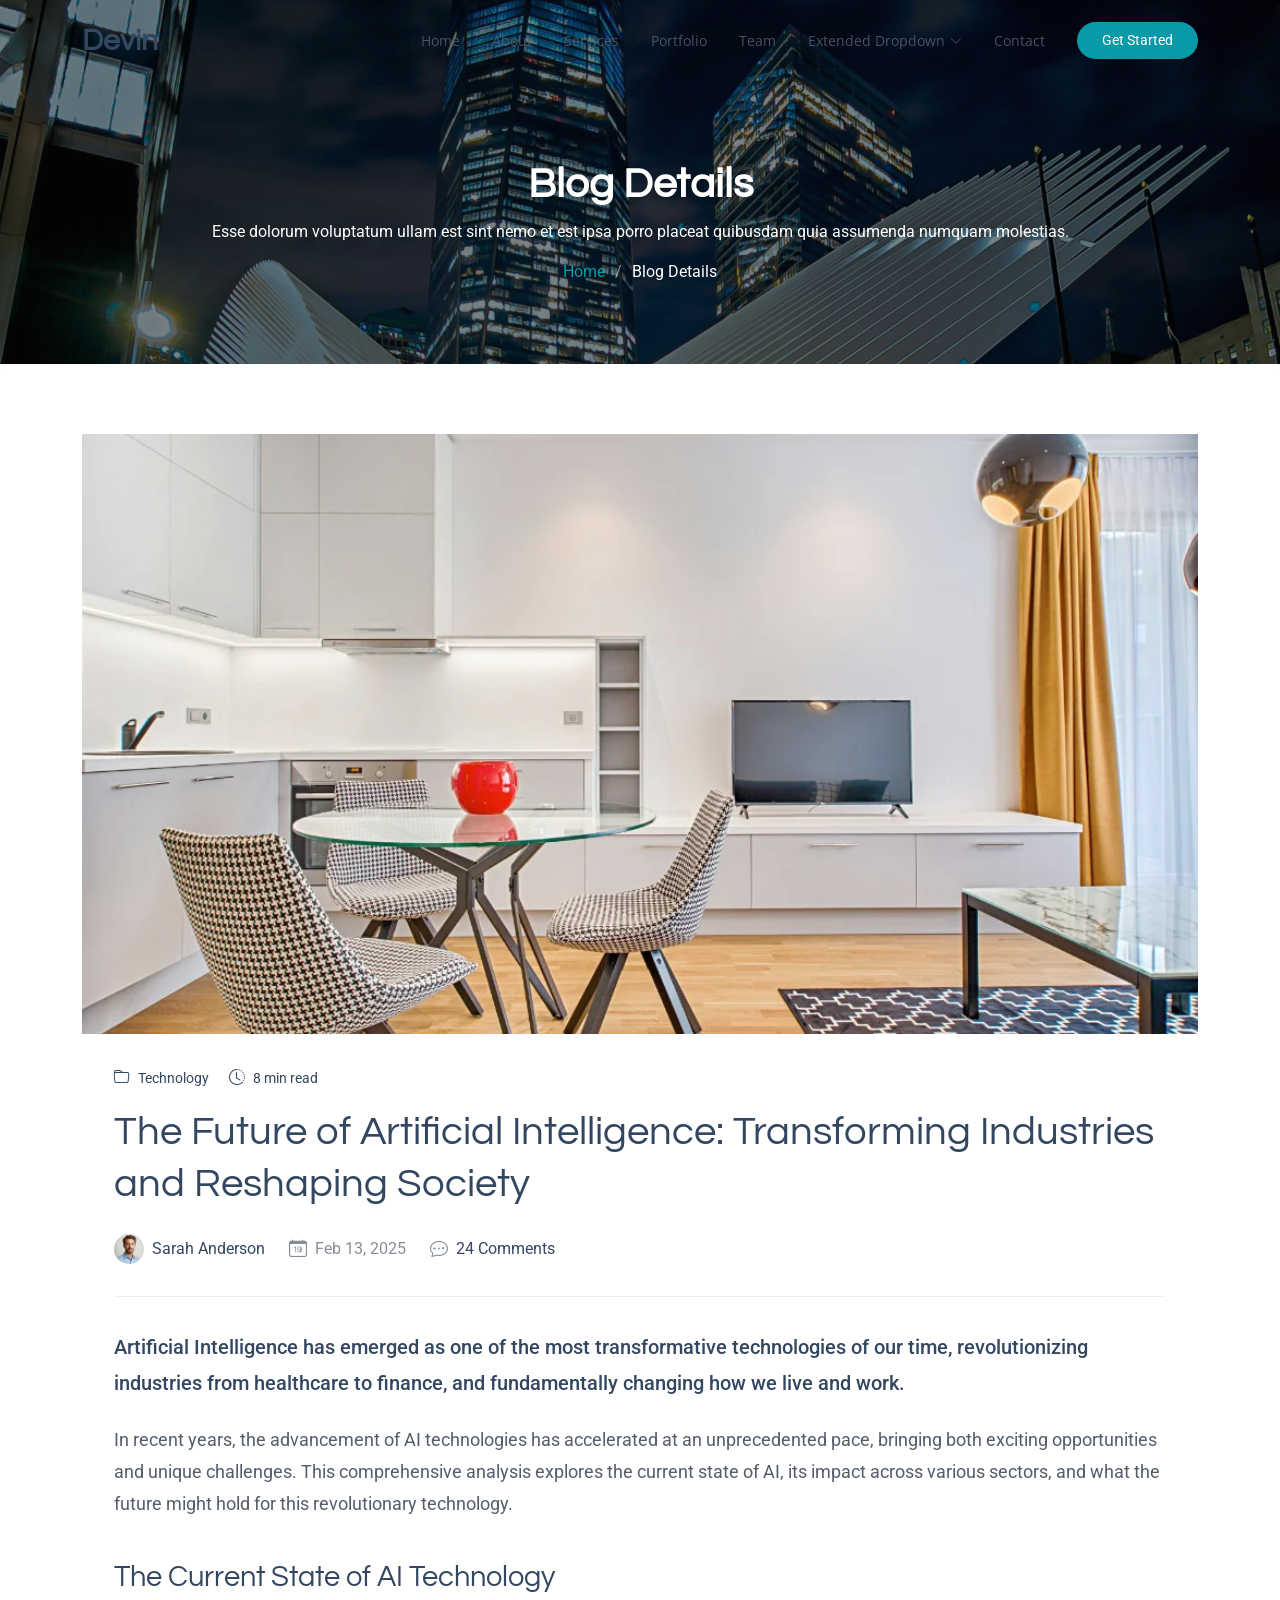
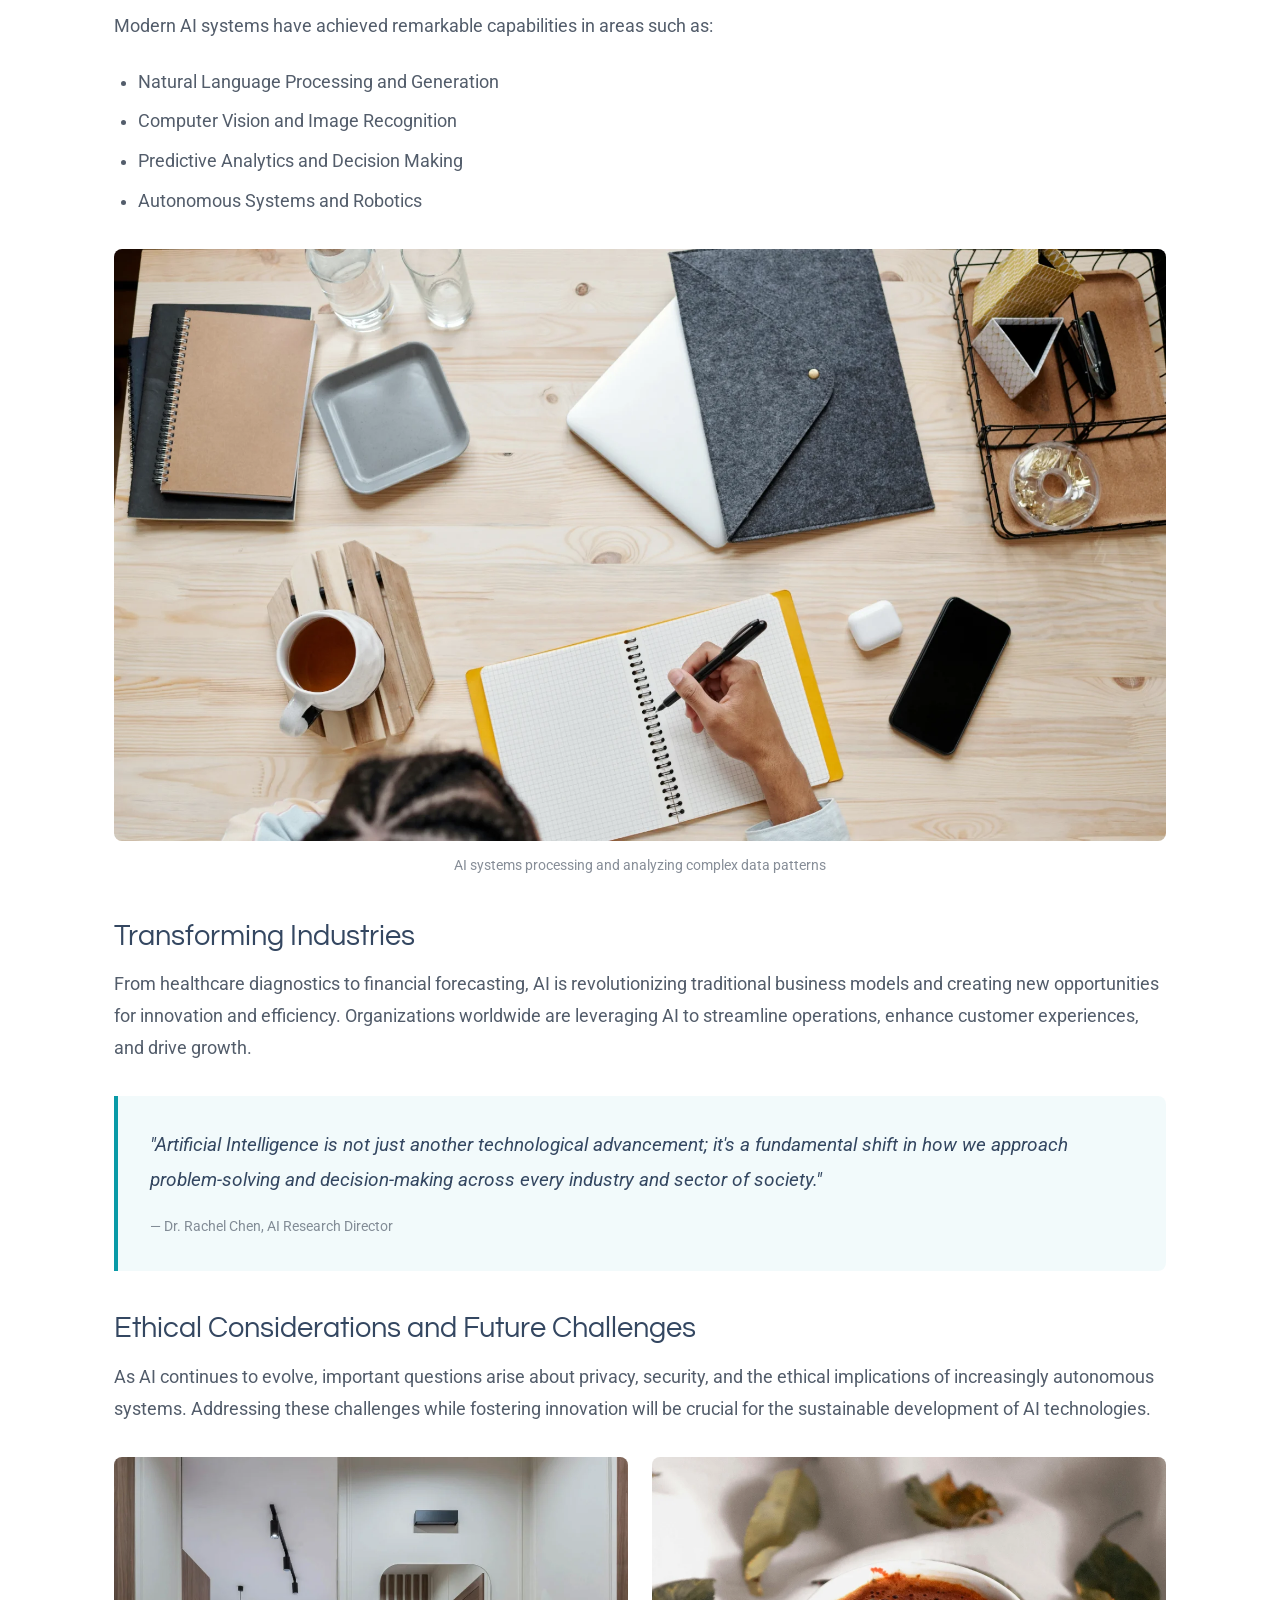
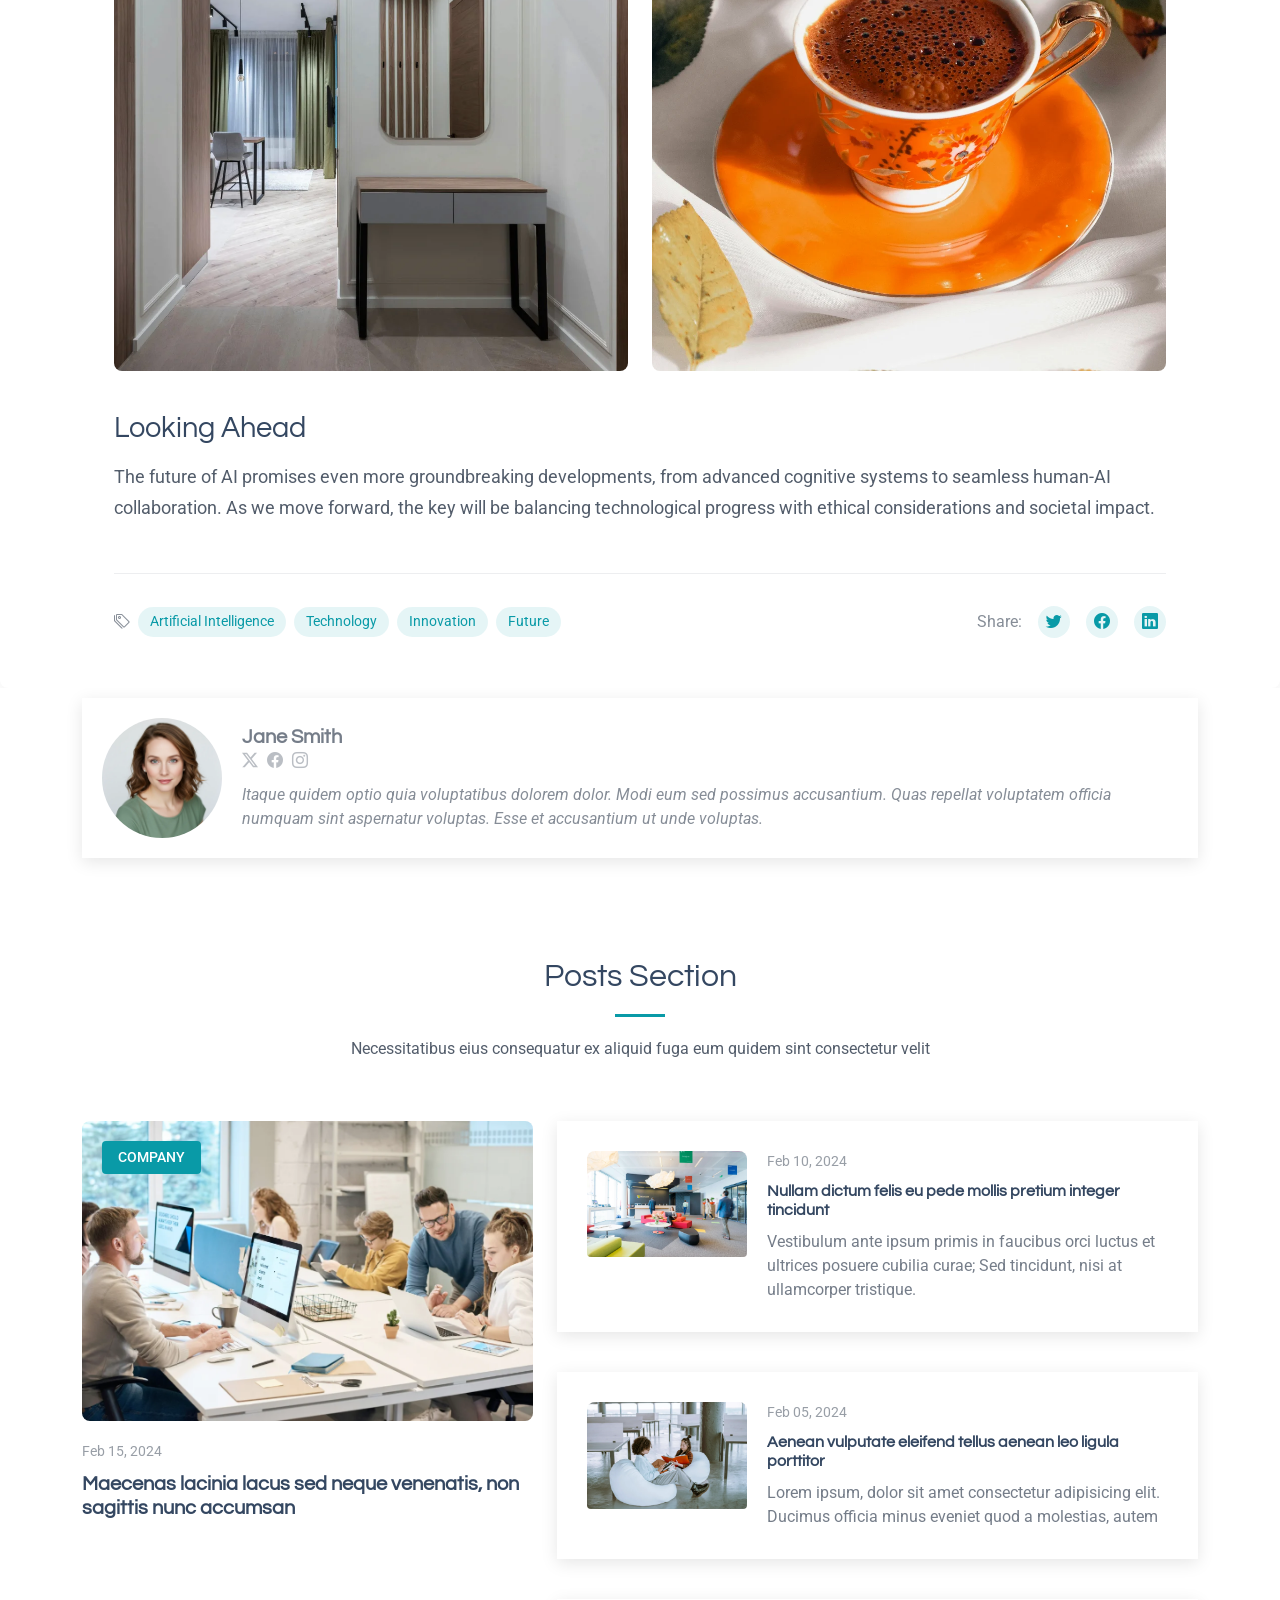
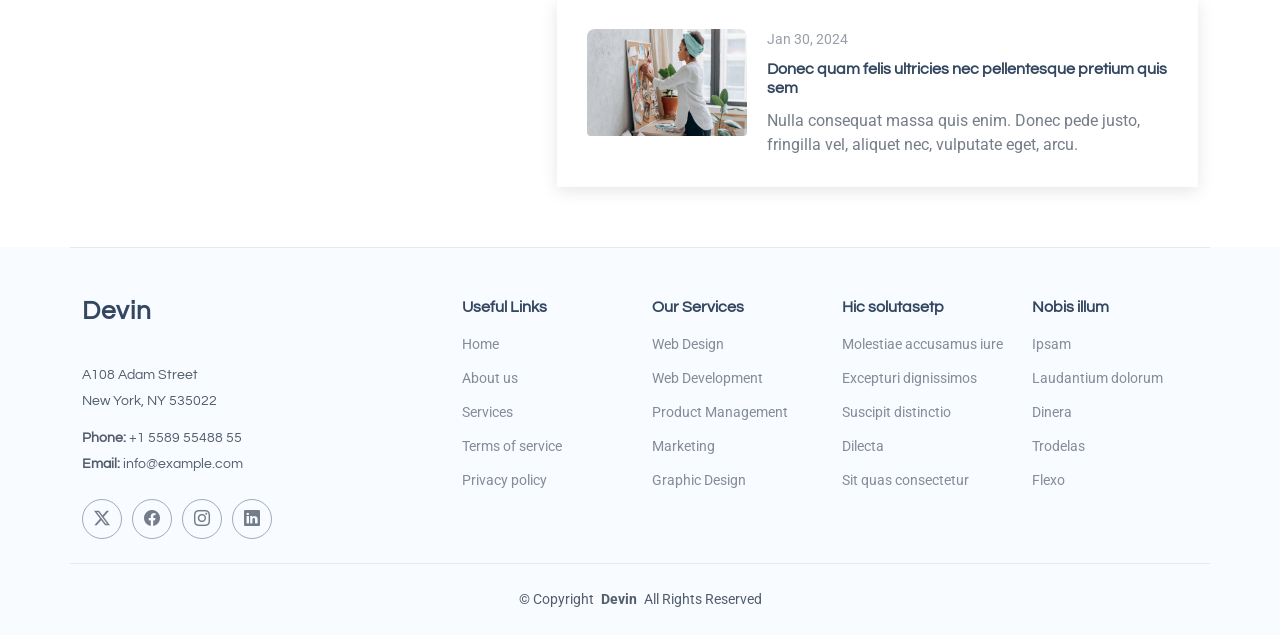
<file: blog-details.html>
<!DOCTYPE html>
<html lang="en">

<head>
  <meta charset="utf-8">
  <meta content="width=device-width, initial-scale=1.0" name="viewport">
  <title>Blog Details - jasapressrelease</title>
  <meta name="description" content="">
  <meta name="keywords" content="">

  <!-- Favicons -->
  <link href="assets/img/favicon.png" rel="icon">
  <link href="assets/img/apple-touch-icon.png" rel="apple-touch-icon">

  <!-- Fonts -->
  <link href="https://fonts.googleapis.com" rel="preconnect">
  <link href="https://fonts.gstatic.com" rel="preconnect" crossorigin>
  <link href="https://fonts.googleapis.com/css2?family=Roboto:ital,wght@0,100;0,300;0,400;0,500;0,700;0,900;1,100;1,300;1,400;1,500;1,700;1,900&family=Open+Sans:ital,wght@0,300;0,400;0,500;0,600;0,700;0,800;1,300;1,400;1,500;1,600;1,700;1,800&family=Questrial:wght@400&display=swap" rel="stylesheet">

  <!-- Vendor CSS Files -->
  <link href="assets/vendor/bootstrap/css/bootstrap.min.css" rel="stylesheet">
  <link href="assets/vendor/bootstrap-icons/bootstrap-icons.css" rel="stylesheet">
  <link href="assets/vendor/glightbox/css/glightbox.min.css" rel="stylesheet">
  <link href="assets/vendor/swiper/swiper-bundle.min.css" rel="stylesheet">

  <!-- Main CSS File -->
  <link href="assets/css/main.css" rel="stylesheet">

</head>

<body class="blog-details-page">

  <header id="header" class="header d-flex align-items-center fixed-top">
    <div class="container-fluid container-xl position-relative d-flex align-items-center">

      <a href="index.html" class="logo d-flex align-items-center me-auto">
        <!-- Uncomment the line below if you also wish to use an image logo -->
        <!-- <img src="assets/img/logo.webp" alt=""> -->
        <h1 class="sitename">Devin</h1>
      </a>

      <nav id="navmenu" class="navmenu">
        <ul>
          <li><a href="#hero">Home</a></li>
          <li><a href="#about">About</a></li>
          <li><a href="#services">Services</a></li>
          <li><a href="#portfolio">Portfolio</a></li>
          <li><a href="#team">Team</a></li>
          <li class="dropdown extended-dropdown-2"><a href="#"><span>Extended Dropdown</span> <i class="bi bi-chevron-down toggle-dropdown"></i></a>
            <ul>
              <li>
                <a href="#">
                  <div class="menu-item-content">
                    <div class="menu-icon">
                      <i class="bi bi-speedometer2"></i>
                    </div>
                    <div class="menu-text">
                      <span class="menu-title">Analytics Dashboard</span>
                      <span class="menu-description">Track your performance metrics</span>
                    </div>
                  </div>
                  <div class="menu-badge">New</div>
                </a>
              </li>
              <li>
                <a href="#">
                  <div class="menu-item-content">
                    <div class="menu-icon">
                      <i class="bi bi-people"></i>
                    </div>
                    <div class="menu-text">
                      <span class="menu-title">Team Management</span>
                      <span class="menu-description">Manage your team members</span>
                    </div>
                  </div>
                </a>
              </li>
              <li>
                <a href="#">
                  <div class="menu-item-content">
                    <div class="menu-icon">
                      <i class="bi bi-graph-up"></i>
                    </div>
                    <div class="menu-text">
                      <span class="menu-title">Sales Reports</span>
                      <span class="menu-description">Review financial statistics</span>
                    </div>
                  </div>
                  <div class="menu-badge hot">Hot</div>
                </a>
              </li>
              <li>
                <a href="#">
                  <div class="menu-item-content">
                    <div class="menu-icon">
                      <i class="bi bi-shield-lock"></i>
                    </div>
                    <div class="menu-text">
                      <span class="menu-title">Security Center</span>
                      <span class="menu-description">Manage privacy settings</span>
                    </div>
                  </div>
                </a>
              </li>
              <li>
                <a href="#">
                  <div class="menu-item-content">
                    <div class="menu-icon">
                      <i class="bi bi-chat-dots"></i>
                    </div>
                    <div class="menu-text">
                      <span class="menu-title">Message Center</span>
                      <span class="menu-description">Check your notifications</span>
                    </div>
                  </div>
                  <div class="menu-badge updates">5</div>
                </a>
              </li>
            </ul>
          </li>

          <li><a href="#contact">Contact</a></li>

        </ul>
        <i class="mobile-nav-toggle d-xl-none bi bi-list"></i>
      </nav>

      <a class="btn-getstarted" href="index.html#about">Get Started</a>

    </div>
  </header>

  <main class="main">

    <!-- Page Title -->
    <div class="page-title dark-background" style="background-image: url(assets/img/bg/bg-7.webp);">
      <div class="container position-relative">
        <h1>Blog Details</h1>
        <p>Esse dolorum voluptatum ullam est sint nemo et est ipsa porro placeat quibusdam quia assumenda numquam molestias.</p>
        <nav class="breadcrumbs">
          <ol>
            <li><a href="index.html">Home</a></li>
            <li class="current">Blog Details</li>
          </ol>
        </nav>
      </div>
    </div><!-- End Page Title -->

    <!-- Post Details Section -->
    <section id="post-details" class="post-details section">
      <div class="container">

        <article class="article">

          <div class="post-img">
            <img src="assets/img/blog/blog-post-7.webp" alt="Featured blog image" class="img-fluid" loading="lazy">
          </div>

          <div class="article-content">
            <div class="meta-categories">
              <span class="category"><i class="bi bi-folder"></i> Technology</span>
              <span class="reading-time"><i class="bi bi-clock-history"></i> 8 min read</span>
            </div>

            <h1 class="title">The Future of Artificial Intelligence: Transforming Industries and Reshaping Society</h1>

            <div class="meta-top">
              <ul>
                <li class="d-flex align-items-center">
                  <img src="assets/img/person/person-m-7.webp" alt="Author" class="author-img">
                  <a href="blog-details.html">Sarah Anderson</a>
                </li>
                <li class="d-flex align-items-center">
                  <i class="bi bi-calendar-date"></i>
                  <time datetime="2025-02-13">Feb 13, 2025</time>
                </li>
                <li class="d-flex align-items-center">
                  <i class="bi bi-chat-dots"></i>
                  <a href="#comments">24 Comments</a>
                </li>
              </ul>
            </div>

            <div class="content">
              <p class="lead">
                Artificial Intelligence has emerged as one of the most transformative technologies of our time, revolutionizing industries from healthcare to finance, and fundamentally changing how we live and work.
              </p>

              <p>
                In recent years, the advancement of AI technologies has accelerated at an unprecedented pace, bringing both exciting opportunities and unique challenges. This comprehensive analysis explores the current state of AI, its impact across various sectors, and what the future might hold for this revolutionary technology.
              </p>

              <h2>The Current State of AI Technology</h2>
              <p>
                Modern AI systems have achieved remarkable capabilities in areas such as:
              </p>
              <ul>
                <li>Natural Language Processing and Generation</li>
                <li>Computer Vision and Image Recognition</li>
                <li>Predictive Analytics and Decision Making</li>
                <li>Autonomous Systems and Robotics</li>
              </ul>

              <div class="content-image">
                <img src="assets/img/blog/blog-hero-2.webp" class="img-fluid" alt="AI Technology Implementation" loading="lazy">
                <figcaption>AI systems processing and analyzing complex data patterns</figcaption>
              </div>

              <h2>Transforming Industries</h2>
              <p>
                From healthcare diagnostics to financial forecasting, AI is revolutionizing traditional business models and creating new opportunities for innovation and efficiency. Organizations worldwide are leveraging AI to streamline operations, enhance customer experiences, and drive growth.
              </p>

              <blockquote>
                <p>
                  "Artificial Intelligence is not just another technological advancement; it's a fundamental shift in how we approach problem-solving and decision-making across every industry and sector of society."
                </p>
                <cite>Dr. Rachel Chen, AI Research Director</cite>
              </blockquote>

              <h2>Ethical Considerations and Future Challenges</h2>
              <p>
                As AI continues to evolve, important questions arise about privacy, security, and the ethical implications of increasingly autonomous systems. Addressing these challenges while fostering innovation will be crucial for the sustainable development of AI technologies.
              </p>

              <div class="content-image-split">
                <div class="row g-4">
                  <div class="col-md-6">
                    <img src="assets/img/blog/blog-post-square-1.webp" class="img-fluid" alt="AI Ethics Discussion" loading="lazy">
                  </div>
                  <div class="col-md-6">
                    <img src="assets/img/blog/blog-post-square-2.webp" class="img-fluid" alt="AI Future Prospects" loading="lazy">
                  </div>
                </div>
              </div>

              <h2>Looking Ahead</h2>
              <p>
                The future of AI promises even more groundbreaking developments, from advanced cognitive systems to seamless human-AI collaboration. As we move forward, the key will be balancing technological progress with ethical considerations and societal impact.
              </p>
            </div>

            <div class="meta-bottom">
              <div class="article-tags">
                <i class="bi bi-tags"></i>
                <ul class="tags">
                  <li><a href="#">Artificial Intelligence</a></li>
                  <li><a href="#">Technology</a></li>
                  <li><a href="#">Innovation</a></li>
                  <li><a href="#">Future</a></li>
                </ul>
              </div>

              <div class="article-share">
                <span>Share:</span>
                <a href="#"><i class="bi bi-twitter"></i></a>
                <a href="#"><i class="bi bi-facebook"></i></a>
                <a href="#"><i class="bi bi-linkedin"></i></a>
              </div>
            </div>
          </div>

        </article>

      </div>
    </section><!-- /Post Details Section -->

    <!-- Blog Author Section -->
    <section id="blog-author" class="blog-author section">

      <div class="container">
        <div class="author-container d-flex align-items-center">
          <img src="assets/img/person/person-f-11.webp" class="rounded-circle flex-shrink-0" alt="">
          <div>
            <h4>Jane Smith</h4>
            <div class="social-links">
              <a href="https://x.com/#"><i class="bi bi-twitter-x"></i></a>
              <a href="https://facebook.com/#"><i class="bi bi-facebook"></i></a>
              <a href="https://instagram.com/#"><i class="biu bi-instagram"></i></a>
            </div>
            <p>
              Itaque quidem optio quia voluptatibus dolorem dolor. Modi eum sed possimus accusantium. Quas repellat voluptatem officia numquam sint aspernatur voluptas. Esse et accusantium ut unde voluptas.
            </p>
          </div>
        </div>
      </div>

    </section><!-- /Blog Author Section -->

    <!-- Posts Section Section -->
    <section id="posts-section" class="posts-section section">

      <!-- Section Title -->
      <div class="container section-title">
        <h2>Posts Section</h2>
        <p>Necessitatibus eius consequatur ex aliquid fuga eum quidem sint consectetur velit</p>
      </div><!-- End Section Title -->

      <div class="container">

        <div class="row">

          <div class="col-lg-5">
            <article class="post-item">
              <div class="post-img">
                <img src="assets/img/blog/blog-post-1.webp" alt="" class="img-fluid" loading="lazy">
                <span class="post-category">COMPANY</span>
              </div>
              <div class="post-content">
                <time datetime="2024-02-15">Feb 15, 2024</time>
                <h3><a href="#">Maecenas lacinia lacus sed neque venenatis, non sagittis nunc accumsan</a></h3>
              </div>
            </article>
          </div>

          <div class="col-lg-7">
            <div class="post-list">

              <article class="post-item d-flex">
                <div class="post-img">
                  <img src="assets/img/blog/blog-post-2.webp" alt="" class="img-fluid">
                </div>
                <div class="post-content">
                  <time datetime="2024-02-10">Feb 10, 2024</time>
                  <h3><a href="#">Nullam dictum felis eu pede mollis pretium integer tincidunt</a></h3>
                  <p>Vestibulum ante ipsum primis in faucibus orci luctus et ultrices posuere cubilia curae; Sed tincidunt, nisi at ullamcorper tristique.</p>
                </div>
              </article><!-- End post item -->

              <article class="post-item d-flex">
                <div class="post-img">
                  <img src="assets/img/blog/blog-post-3.webp" alt="" class="img-fluid">
                </div>
                <div class="post-content">
                  <time datetime="2024-02-05">Feb 05, 2024</time>
                  <h3><a href="#">Aenean vulputate eleifend tellus aenean leo ligula porttitor</a></h3>
                  <p>Lorem ipsum, dolor sit amet consectetur adipisicing elit. Ducimus officia minus eveniet quod a molestias, autem</p>
                </div>
              </article><!-- End post item -->

              <article class="post-item d-flex">
                <div class="post-img">
                  <img src="assets/img/blog/blog-post-4.webp" alt="" class="img-fluid">
                </div>
                <div class="post-content">
                  <time datetime="2024-01-30">Jan 30, 2024</time>
                  <h3><a href="#">Donec quam felis ultricies nec pellentesque pretium quis sem</a></h3>
                  <p>Nulla consequat massa quis enim. Donec pede justo, fringilla vel, aliquet nec, vulputate eget, arcu.</p>
                </div>
              </article><!-- End post item -->

            </div>
          </div>

        </div><!-- End row -->

      </div>

    </section><!-- /Posts Section Section -->

  </main>

  <footer id="footer" class="footer light-background">

    <div class="container footer-top">
      <div class="row gy-4">
        <div class="col-lg-4 col-md-6 footer-about">
          <a href="index.html" class="logo d-flex align-items-center">
            <span class="sitename">Devin</span>
          </a>
          <div class="footer-contact pt-3">
            <p>A108 Adam Street</p>
            <p>New York, NY 535022</p>
            <p class="mt-3"><strong>Phone:</strong> <span>+1 5589 55488 55</span></p>
            <p><strong>Email:</strong> <span>info@example.com</span></p>
          </div>
          <div class="social-links d-flex mt-4">
            <a href=""><i class="bi bi-twitter-x"></i></a>
            <a href=""><i class="bi bi-facebook"></i></a>
            <a href=""><i class="bi bi-instagram"></i></a>
            <a href=""><i class="bi bi-linkedin"></i></a>
          </div>
        </div>

        <div class="col-lg-2 col-md-3 footer-links">
          <h4>Useful Links</h4>
          <ul>
            <li><a href="#">Home</a></li>
            <li><a href="#">About us</a></li>
            <li><a href="#">Services</a></li>
            <li><a href="#">Terms of service</a></li>
            <li><a href="#">Privacy policy</a></li>
          </ul>
        </div>

        <div class="col-lg-2 col-md-3 footer-links">
          <h4>Our Services</h4>
          <ul>
            <li><a href="#">Web Design</a></li>
            <li><a href="#">Web Development</a></li>
            <li><a href="#">Product Management</a></li>
            <li><a href="#">Marketing</a></li>
            <li><a href="#">Graphic Design</a></li>
          </ul>
        </div>

        <div class="col-lg-2 col-md-3 footer-links">
          <h4>Hic solutasetp</h4>
          <ul>
            <li><a href="#">Molestiae accusamus iure</a></li>
            <li><a href="#">Excepturi dignissimos</a></li>
            <li><a href="#">Suscipit distinctio</a></li>
            <li><a href="#">Dilecta</a></li>
            <li><a href="#">Sit quas consectetur</a></li>
          </ul>
        </div>

        <div class="col-lg-2 col-md-3 footer-links">
          <h4>Nobis illum</h4>
          <ul>
            <li><a href="#">Ipsam</a></li>
            <li><a href="#">Laudantium dolorum</a></li>
            <li><a href="#">Dinera</a></li>
            <li><a href="#">Trodelas</a></li>
            <li><a href="#">Flexo</a></li>
          </ul>
        </div>

      </div>
    </div>

    <div class="container copyright text-center mt-4">
      <p>© <span>Copyright</span> <strong class="px-1 sitename">Devin</strong> <span>All Rights Reserved</span></p>

    </div>

  </footer>

  <!-- Scroll Top -->
  <a href="#" id="scroll-top" class="scroll-top d-flex align-items-center justify-content-center"><i class="bi bi-arrow-up-short"></i></a>

  <!-- Vendor JS Files -->
  <script src="assets/vendor/bootstrap/js/bootstrap.bundle.min.js"></script>
  <script src="assets/vendor/php-email-form/validate.js"></script>
  <script src="assets/vendor/glightbox/js/glightbox.min.js"></script>
  <script src="assets/vendor/swiper/swiper-bundle.min.js"></script>
  <script src="assets/vendor/purecounter/purecounter_vanilla.js"></script>
  <script src="assets/vendor/imagesloaded/imagesloaded.pkgd.min.js"></script>
  <script src="assets/vendor/isotope-layout/isotope.pkgd.min.js"></script>

  <!-- Main JS File -->
  <script src="assets/js/main.js"></script>

</body>

</html>
</file>
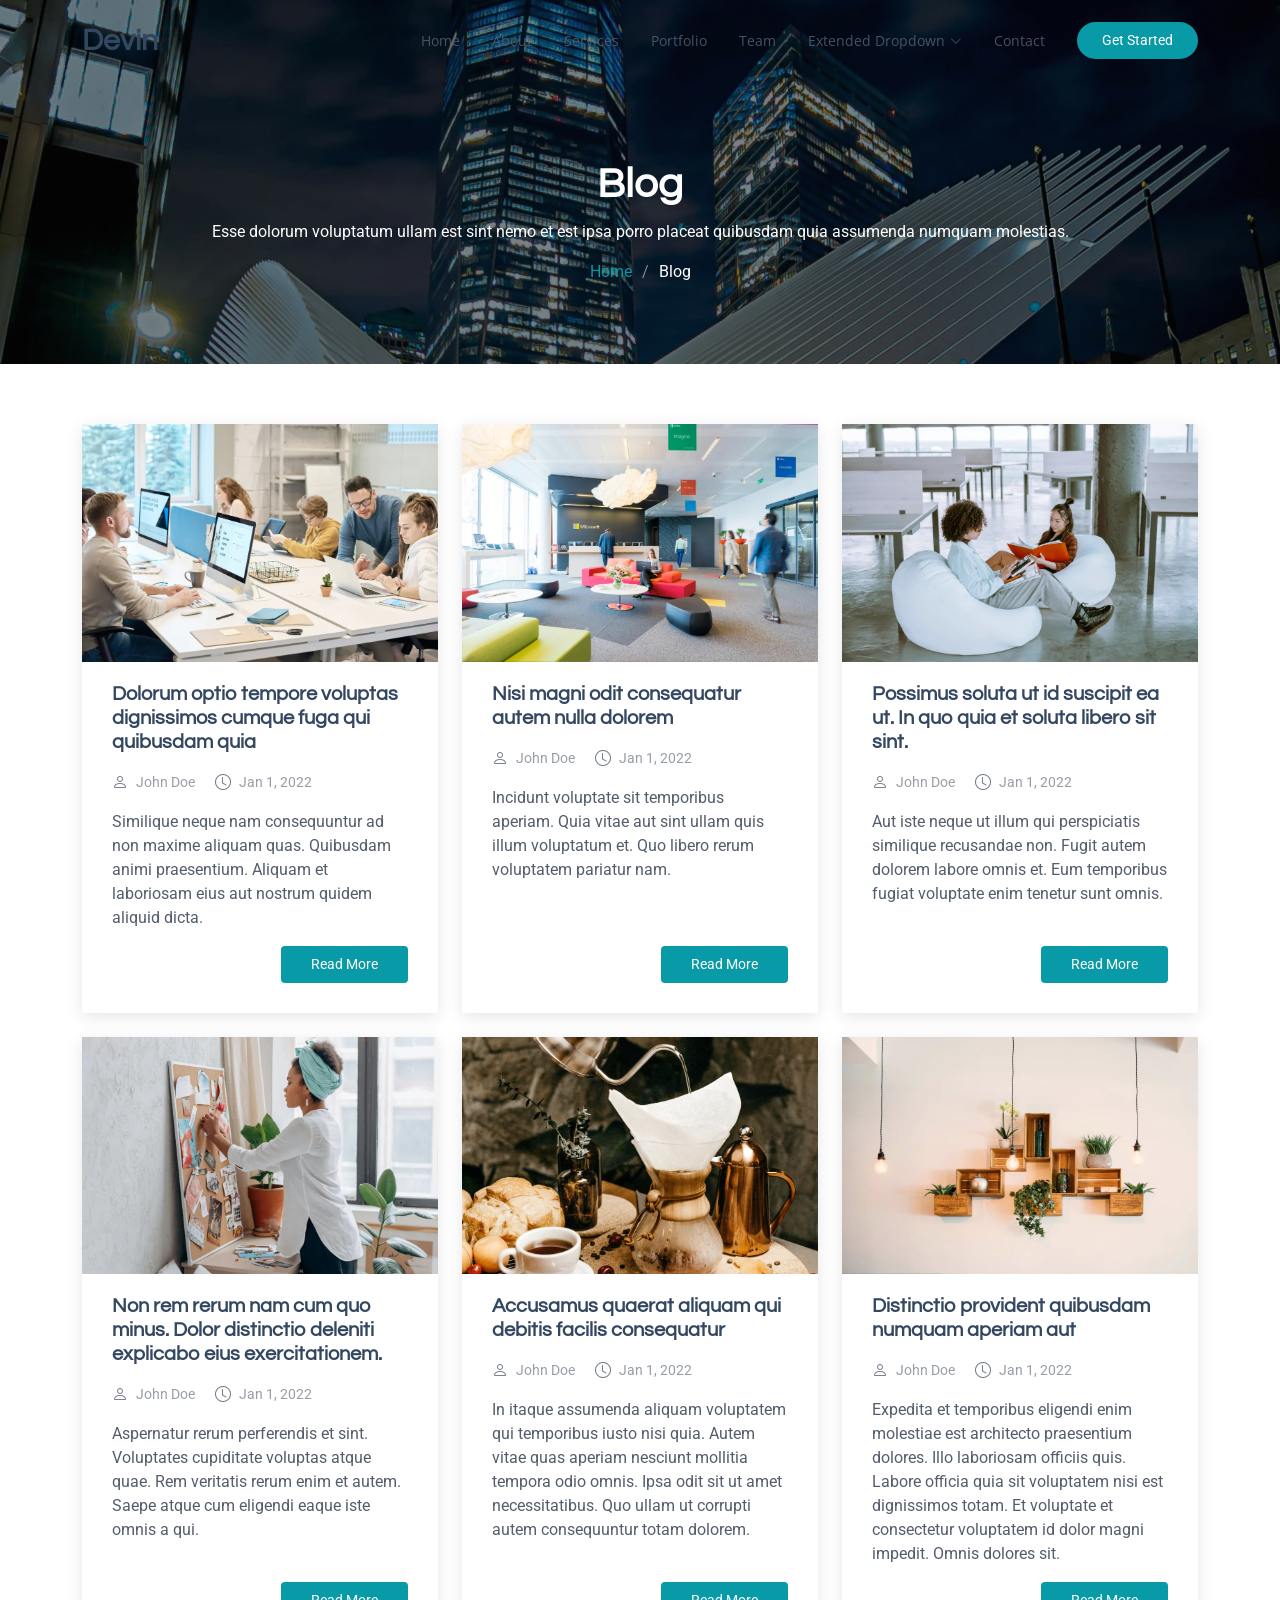
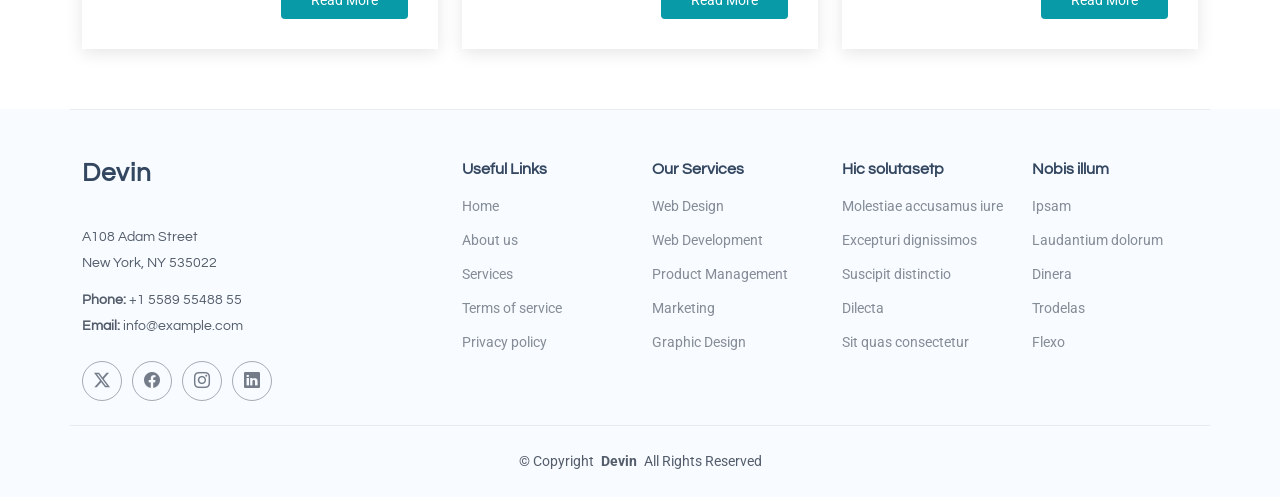
<file: blog.html>
<!DOCTYPE html>
<html lang="en">

<head>
  <meta charset="utf-8">
  <meta content="width=device-width, initial-scale=1.0" name="viewport">
  <title>Blog - jasapressrelease</title>
  <meta name="description" content="">
  <meta name="keywords" content="">

  <!-- Favicons -->
  <link href="assets/img/favicon.png" rel="icon">
  <link href="assets/img/apple-touch-icon.png" rel="apple-touch-icon">

  <!-- Fonts -->
  <link href="https://fonts.googleapis.com" rel="preconnect">
  <link href="https://fonts.gstatic.com" rel="preconnect" crossorigin>
  <link href="https://fonts.googleapis.com/css2?family=Roboto:ital,wght@0,100;0,300;0,400;0,500;0,700;0,900;1,100;1,300;1,400;1,500;1,700;1,900&family=Open+Sans:ital,wght@0,300;0,400;0,500;0,600;0,700;0,800;1,300;1,400;1,500;1,600;1,700;1,800&family=Questrial:wght@400&display=swap" rel="stylesheet">

  <!-- Vendor CSS Files -->
  <link href="assets/vendor/bootstrap/css/bootstrap.min.css" rel="stylesheet">
  <link href="assets/vendor/bootstrap-icons/bootstrap-icons.css" rel="stylesheet">
  <link href="assets/vendor/glightbox/css/glightbox.min.css" rel="stylesheet">
  <link href="assets/vendor/swiper/swiper-bundle.min.css" rel="stylesheet">

  <!-- Main CSS File -->
  <link href="assets/css/main.css" rel="stylesheet">

</head>

<body class="blog-page">

  <header id="header" class="header d-flex align-items-center fixed-top">
    <div class="container-fluid container-xl position-relative d-flex align-items-center">

      <a href="index.html" class="logo d-flex align-items-center me-auto">
        <!-- Uncomment the line below if you also wish to use an image logo -->
        <!-- <img src="assets/img/logo.webp" alt=""> -->
        <h1 class="sitename">Devin</h1>
      </a>

      <nav id="navmenu" class="navmenu">
        <ul>
          <li><a href="#hero">Home</a></li>
          <li><a href="#about">About</a></li>
          <li><a href="#services">Services</a></li>
          <li><a href="#portfolio">Portfolio</a></li>
          <li><a href="#team">Team</a></li>
          <li class="dropdown extended-dropdown-2"><a href="#"><span>Extended Dropdown</span> <i class="bi bi-chevron-down toggle-dropdown"></i></a>
            <ul>
              <li>
                <a href="#">
                  <div class="menu-item-content">
                    <div class="menu-icon">
                      <i class="bi bi-speedometer2"></i>
                    </div>
                    <div class="menu-text">
                      <span class="menu-title">Analytics Dashboard</span>
                      <span class="menu-description">Track your performance metrics</span>
                    </div>
                  </div>
                  <div class="menu-badge">New</div>
                </a>
              </li>
              <li>
                <a href="#">
                  <div class="menu-item-content">
                    <div class="menu-icon">
                      <i class="bi bi-people"></i>
                    </div>
                    <div class="menu-text">
                      <span class="menu-title">Team Management</span>
                      <span class="menu-description">Manage your team members</span>
                    </div>
                  </div>
                </a>
              </li>
              <li>
                <a href="#">
                  <div class="menu-item-content">
                    <div class="menu-icon">
                      <i class="bi bi-graph-up"></i>
                    </div>
                    <div class="menu-text">
                      <span class="menu-title">Sales Reports</span>
                      <span class="menu-description">Review financial statistics</span>
                    </div>
                  </div>
                  <div class="menu-badge hot">Hot</div>
                </a>
              </li>
              <li>
                <a href="#">
                  <div class="menu-item-content">
                    <div class="menu-icon">
                      <i class="bi bi-shield-lock"></i>
                    </div>
                    <div class="menu-text">
                      <span class="menu-title">Security Center</span>
                      <span class="menu-description">Manage privacy settings</span>
                    </div>
                  </div>
                </a>
              </li>
              <li>
                <a href="#">
                  <div class="menu-item-content">
                    <div class="menu-icon">
                      <i class="bi bi-chat-dots"></i>
                    </div>
                    <div class="menu-text">
                      <span class="menu-title">Message Center</span>
                      <span class="menu-description">Check your notifications</span>
                    </div>
                  </div>
                  <div class="menu-badge updates">5</div>
                </a>
              </li>
            </ul>
          </li>

          <li><a href="#contact">Contact</a></li>

        </ul>
        <i class="mobile-nav-toggle d-xl-none bi bi-list"></i>
      </nav>

      <a class="btn-getstarted" href="index.html#about">Get Started</a>

    </div>
  </header>

  <main class="main">

    <!-- Page Title -->
    <div class="page-title dark-background" style="background-image: url(assets/img/bg/bg-7.webp);">
      <div class="container position-relative">
        <h1>Blog</h1>
        <p>Esse dolorum voluptatum ullam est sint nemo et est ipsa porro placeat quibusdam quia assumenda numquam molestias.</p>
        <nav class="breadcrumbs">
          <ol>
            <li><a href="index.html">Home</a></li>
            <li class="current">Blog</li>
          </ol>
        </nav>
      </div>
    </div><!-- End Page Title -->

    <!-- Post List Section -->
    <section id="post-list" class="post-list section">

      <div class="container">
        <div class="row gy-4">

          <div class="col-lg-4">
            <article class="d-flex flex-column">

              <div class="post-img">
                <img src="assets/img/blog/blog-post-1.webp" alt="" class="img-fluid">
              </div>

              <h2 class="title">
                <a href="blog-details.html">Dolorum optio tempore voluptas dignissimos cumque fuga qui quibusdam quia</a>
              </h2>

              <div class="meta-top">
                <ul>
                  <li class="d-flex align-items-center"><i class="bi bi-person"></i> <a href="blog-details.html">John Doe</a></li>
                  <li class="d-flex align-items-center"><i class="bi bi-clock"></i> <a href="blog-details.html"><time datetime="2022-01-01">Jan 1, 2022</time></a></li>
                </ul>
              </div>

              <div class="content">
                <p>
                  Similique neque nam consequuntur ad non maxime aliquam quas. Quibusdam animi praesentium. Aliquam et laboriosam eius aut nostrum quidem aliquid dicta.
                </p>
              </div>

              <div class="read-more mt-auto align-self-end">
                <a href="blog-details.html">Read More</a>
              </div>

            </article>
          </div><!-- End post list item -->

          <div class="col-lg-4">
            <article class="d-flex flex-column">

              <div class="post-img">
                <img src="assets/img/blog/blog-post-2.webp" alt="" class="img-fluid">
              </div>

              <h2 class="title">
                <a href="blog-details.html">Nisi magni odit consequatur autem nulla dolorem</a>
              </h2>

              <div class="meta-top">
                <ul>
                  <li class="d-flex align-items-center"><i class="bi bi-person"></i> <a href="blog-details.html">John Doe</a></li>
                  <li class="d-flex align-items-center"><i class="bi bi-clock"></i> <a href="blog-details.html"><time datetime="2022-01-01">Jan 1, 2022</time></a></li>
                </ul>
              </div>

              <div class="content">
                <p>
                  Incidunt voluptate sit temporibus aperiam. Quia vitae aut sint ullam quis illum voluptatum et. Quo libero rerum voluptatem pariatur nam.
                </p>
              </div>

              <div class="read-more mt-auto align-self-end">
                <a href="blog-details.html">Read More</a>
              </div>

            </article>
          </div><!-- End post list item -->

          <div class="col-lg-4">
            <article class="d-flex flex-column">

              <div class="post-img">
                <img src="assets/img/blog/blog-post-3.webp" alt="" class="img-fluid">
              </div>

              <h2 class="title">
                <a href="blog-details.html">Possimus soluta ut id suscipit ea ut. In quo quia et soluta libero sit sint.</a>
              </h2>

              <div class="meta-top">
                <ul>
                  <li class="d-flex align-items-center"><i class="bi bi-person"></i> <a href="blog-details.html">John Doe</a></li>
                  <li class="d-flex align-items-center"><i class="bi bi-clock"></i> <a href="blog-details.html"><time datetime="2022-01-01">Jan 1, 2022</time></a></li>
                </ul>
              </div>

              <div class="content">
                <p>
                  Aut iste neque ut illum qui perspiciatis similique recusandae non. Fugit autem dolorem labore omnis et. Eum temporibus fugiat voluptate enim tenetur sunt omnis.
                </p>
              </div>

              <div class="read-more mt-auto align-self-end">
                <a href="blog-details.html">Read More</a>
              </div>

            </article>
          </div><!-- End post list item -->

          <div class="col-lg-4">
            <article class="d-flex flex-column">

              <div class="post-img">
                <img src="assets/img/blog/blog-post-4.webp" alt="" class="img-fluid">
              </div>

              <h2 class="title">
                <a href="blog-details.html">Non rem rerum nam cum quo minus. Dolor distinctio deleniti explicabo eius exercitationem.</a>
              </h2>

              <div class="meta-top">
                <ul>
                  <li class="d-flex align-items-center"><i class="bi bi-person"></i> <a href="blog-details.html">John Doe</a></li>
                  <li class="d-flex align-items-center"><i class="bi bi-clock"></i> <a href="blog-details.html"><time datetime="2022-01-01">Jan 1, 2022</time></a></li>
                </ul>
              </div>

              <div class="content">
                <p>
                  Aspernatur rerum perferendis et sint. Voluptates cupiditate voluptas atque quae. Rem veritatis rerum enim et autem. Saepe atque cum eligendi eaque iste omnis a qui.
                </p>
              </div>

              <div class="read-more mt-auto align-self-end">
                <a href="blog-details.html">Read More</a>
              </div>

            </article>
          </div><!-- End post list item -->

          <div class="col-lg-4">
            <article class="d-flex flex-column">

              <div class="post-img">
                <img src="assets/img/blog/blog-post-5.webp" alt="" class="img-fluid">
              </div>

              <h2 class="title">
                <a href="blog-details.html">Accusamus quaerat aliquam qui debitis facilis consequatur</a>
              </h2>

              <div class="meta-top">
                <ul>
                  <li class="d-flex align-items-center"><i class="bi bi-person"></i> <a href="blog-details.html">John Doe</a></li>
                  <li class="d-flex align-items-center"><i class="bi bi-clock"></i> <a href="blog-details.html"><time datetime="2022-01-01">Jan 1, 2022</time></a></li>
                </ul>
              </div>

              <div class="content">
                <p>
                  In itaque assumenda aliquam voluptatem qui temporibus iusto nisi quia. Autem vitae quas aperiam nesciunt mollitia tempora odio omnis. Ipsa odit sit ut amet necessitatibus. Quo ullam ut corrupti autem consequuntur totam dolorem.
                </p>
              </div>

              <div class="read-more mt-auto align-self-end">
                <a href="blog-details.html">Read More</a>
              </div>

            </article>
          </div><!-- End post list item -->

          <div class="col-lg-4">
            <article class="d-flex flex-column">

              <div class="post-img">
                <img src="assets/img/blog/blog-post-6.webp" alt="" class="img-fluid">
              </div>

              <h2 class="title">
                <a href="blog-details.html">Distinctio provident quibusdam numquam aperiam aut</a>
              </h2>

              <div class="meta-top">
                <ul>
                  <li class="d-flex align-items-center"><i class="bi bi-person"></i> <a href="blog-details.html">John Doe</a></li>
                  <li class="d-flex align-items-center"><i class="bi bi-clock"></i> <a href="blog-details.html"><time datetime="2022-01-01">Jan 1, 2022</time></a></li>
                </ul>
              </div>

              <div class="content">
                <p>
                  Expedita et temporibus eligendi enim molestiae est architecto praesentium dolores. Illo laboriosam officiis quis. Labore officia quia sit voluptatem nisi est dignissimos totam. Et voluptate et consectetur voluptatem id dolor magni impedit. Omnis dolores sit.
                </p>
              </div>

              <div class="read-more mt-auto align-self-end">
                <a href="blog-details.html">Read More</a>
              </div>

            </article>
          </div><!-- End post list item -->

        </div>
      </div>

    </section><!-- /Post List Section -->

  </main>

  <footer id="footer" class="footer light-background">

    <div class="container footer-top">
      <div class="row gy-4">
        <div class="col-lg-4 col-md-6 footer-about">
          <a href="index.html" class="logo d-flex align-items-center">
            <span class="sitename">Devin</span>
          </a>
          <div class="footer-contact pt-3">
            <p>A108 Adam Street</p>
            <p>New York, NY 535022</p>
            <p class="mt-3"><strong>Phone:</strong> <span>+1 5589 55488 55</span></p>
            <p><strong>Email:</strong> <span>info@example.com</span></p>
          </div>
          <div class="social-links d-flex mt-4">
            <a href=""><i class="bi bi-twitter-x"></i></a>
            <a href=""><i class="bi bi-facebook"></i></a>
            <a href=""><i class="bi bi-instagram"></i></a>
            <a href=""><i class="bi bi-linkedin"></i></a>
          </div>
        </div>

        <div class="col-lg-2 col-md-3 footer-links">
          <h4>Useful Links</h4>
          <ul>
            <li><a href="#">Home</a></li>
            <li><a href="#">About us</a></li>
            <li><a href="#">Services</a></li>
            <li><a href="#">Terms of service</a></li>
            <li><a href="#">Privacy policy</a></li>
          </ul>
        </div>

        <div class="col-lg-2 col-md-3 footer-links">
          <h4>Our Services</h4>
          <ul>
            <li><a href="#">Web Design</a></li>
            <li><a href="#">Web Development</a></li>
            <li><a href="#">Product Management</a></li>
            <li><a href="#">Marketing</a></li>
            <li><a href="#">Graphic Design</a></li>
          </ul>
        </div>

        <div class="col-lg-2 col-md-3 footer-links">
          <h4>Hic solutasetp</h4>
          <ul>
            <li><a href="#">Molestiae accusamus iure</a></li>
            <li><a href="#">Excepturi dignissimos</a></li>
            <li><a href="#">Suscipit distinctio</a></li>
            <li><a href="#">Dilecta</a></li>
            <li><a href="#">Sit quas consectetur</a></li>
          </ul>
        </div>

        <div class="col-lg-2 col-md-3 footer-links">
          <h4>Nobis illum</h4>
          <ul>
            <li><a href="#">Ipsam</a></li>
            <li><a href="#">Laudantium dolorum</a></li>
            <li><a href="#">Dinera</a></li>
            <li><a href="#">Trodelas</a></li>
            <li><a href="#">Flexo</a></li>
          </ul>
        </div>

      </div>
    </div>

    <div class="container copyright text-center mt-4">
      <p>© <span>Copyright</span> <strong class="px-1 sitename">Devin</strong> <span>All Rights Reserved</span></p>

    </div>

  </footer>

  <!-- Scroll Top -->
  <a href="#" id="scroll-top" class="scroll-top d-flex align-items-center justify-content-center"><i class="bi bi-arrow-up-short"></i></a>

  <!-- Vendor JS Files -->
  <script src="assets/vendor/bootstrap/js/bootstrap.bundle.min.js"></script>
  <script src="assets/vendor/php-email-form/validate.js"></script>
  <script src="assets/vendor/glightbox/js/glightbox.min.js"></script>
  <script src="assets/vendor/swiper/swiper-bundle.min.js"></script>
  <script src="assets/vendor/purecounter/purecounter_vanilla.js"></script>
  <script src="assets/vendor/imagesloaded/imagesloaded.pkgd.min.js"></script>
  <script src="assets/vendor/isotope-layout/isotope.pkgd.min.js"></script>

  <!-- Main JS File -->
  <script src="assets/js/main.js"></script>

</body>

</html>
</file>
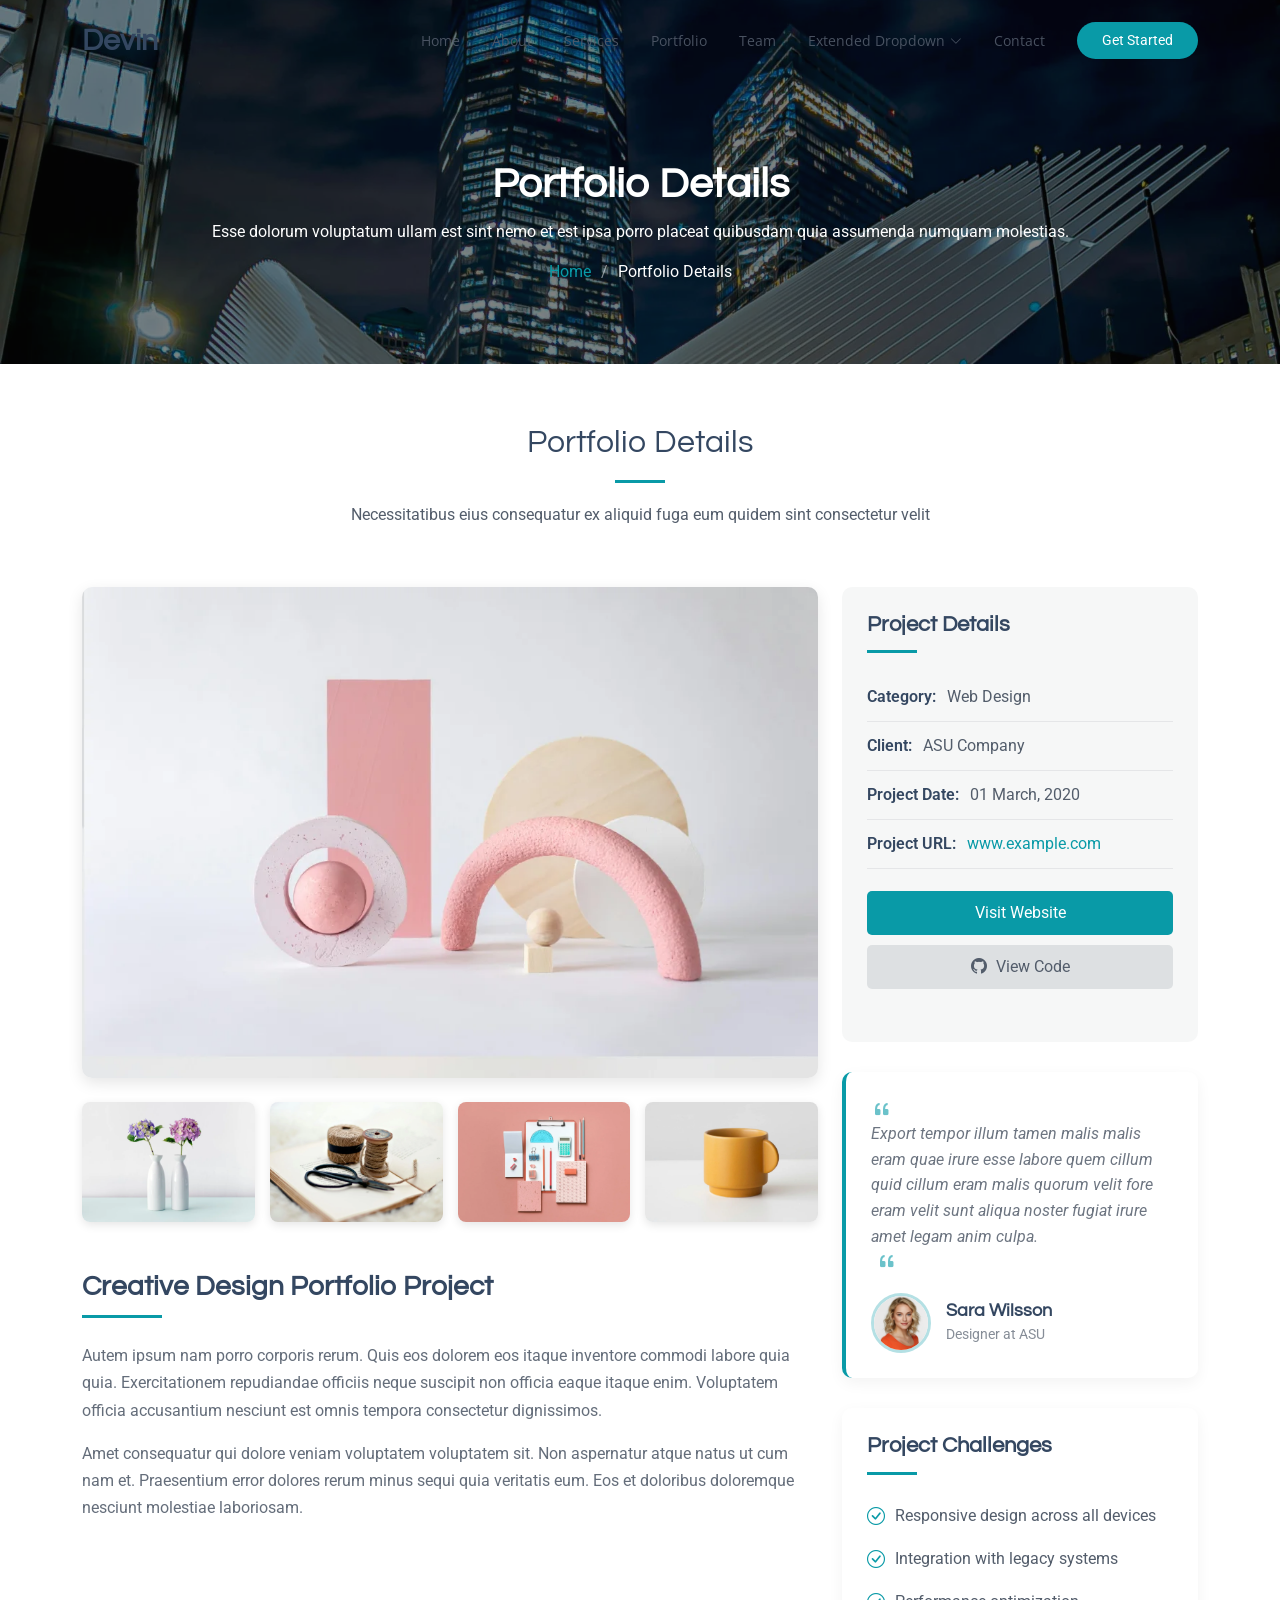
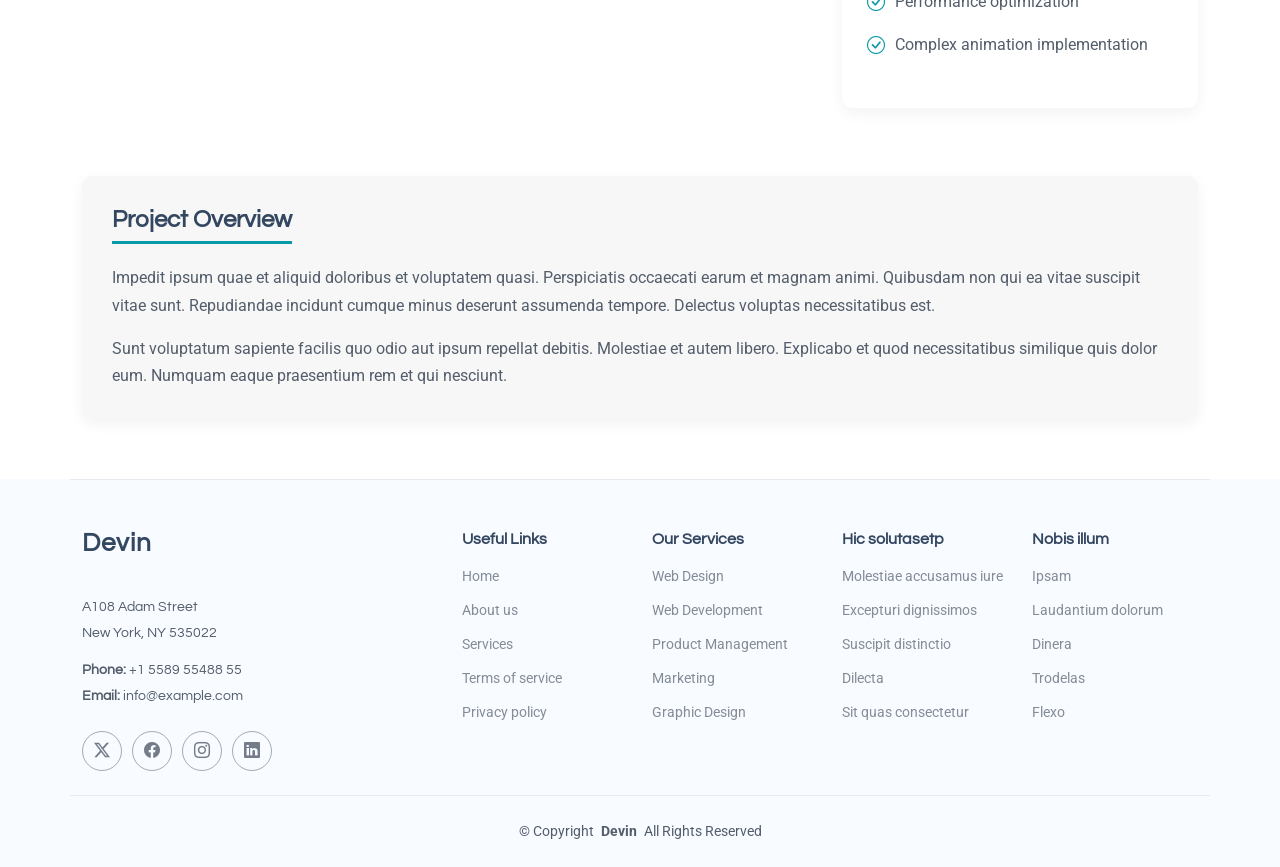
<file: portfolio-details.html>
<!DOCTYPE html>
<html lang="en">

<head>
  <meta charset="utf-8">
  <meta content="width=device-width, initial-scale=1.0" name="viewport">
  <title>Portfolio Details - jasapressrelease</title>
  <meta name="description" content="">
  <meta name="keywords" content="">

  <!-- Favicons -->
  <link href="assets/img/favicon.png" rel="icon">
  <link href="assets/img/apple-touch-icon.png" rel="apple-touch-icon">

  <!-- Fonts -->
  <link href="https://fonts.googleapis.com" rel="preconnect">
  <link href="https://fonts.gstatic.com" rel="preconnect" crossorigin>
  <link href="https://fonts.googleapis.com/css2?family=Roboto:ital,wght@0,100;0,300;0,400;0,500;0,700;0,900;1,100;1,300;1,400;1,500;1,700;1,900&family=Open+Sans:ital,wght@0,300;0,400;0,500;0,600;0,700;0,800;1,300;1,400;1,500;1,600;1,700;1,800&family=Questrial:wght@400&display=swap" rel="stylesheet">

  <!-- Vendor CSS Files -->
  <link href="assets/vendor/bootstrap/css/bootstrap.min.css" rel="stylesheet">
  <link href="assets/vendor/bootstrap-icons/bootstrap-icons.css" rel="stylesheet">
  <link href="assets/vendor/glightbox/css/glightbox.min.css" rel="stylesheet">
  <link href="assets/vendor/swiper/swiper-bundle.min.css" rel="stylesheet">

  <!-- Main CSS File -->
  <link href="assets/css/main.css" rel="stylesheet">

</head>

<body class="portfolio-details-page">

  <header id="header" class="header d-flex align-items-center fixed-top">
    <div class="container-fluid container-xl position-relative d-flex align-items-center">

      <a href="index.html" class="logo d-flex align-items-center me-auto">
        <!-- Uncomment the line below if you also wish to use an image logo -->
        <!-- <img src="assets/img/logo.webp" alt=""> -->
        <h1 class="sitename">Devin</h1>
      </a>

      <nav id="navmenu" class="navmenu">
        <ul>
          <li><a href="#hero">Home</a></li>
          <li><a href="#about">About</a></li>
          <li><a href="#services">Services</a></li>
          <li><a href="#portfolio">Portfolio</a></li>
          <li><a href="#team">Team</a></li>
          <li class="dropdown extended-dropdown-2"><a href="#"><span>Extended Dropdown</span> <i class="bi bi-chevron-down toggle-dropdown"></i></a>
            <ul>
              <li>
                <a href="#">
                  <div class="menu-item-content">
                    <div class="menu-icon">
                      <i class="bi bi-speedometer2"></i>
                    </div>
                    <div class="menu-text">
                      <span class="menu-title">Analytics Dashboard</span>
                      <span class="menu-description">Track your performance metrics</span>
                    </div>
                  </div>
                  <div class="menu-badge">New</div>
                </a>
              </li>
              <li>
                <a href="#">
                  <div class="menu-item-content">
                    <div class="menu-icon">
                      <i class="bi bi-people"></i>
                    </div>
                    <div class="menu-text">
                      <span class="menu-title">Team Management</span>
                      <span class="menu-description">Manage your team members</span>
                    </div>
                  </div>
                </a>
              </li>
              <li>
                <a href="#">
                  <div class="menu-item-content">
                    <div class="menu-icon">
                      <i class="bi bi-graph-up"></i>
                    </div>
                    <div class="menu-text">
                      <span class="menu-title">Sales Reports</span>
                      <span class="menu-description">Review financial statistics</span>
                    </div>
                  </div>
                  <div class="menu-badge hot">Hot</div>
                </a>
              </li>
              <li>
                <a href="#">
                  <div class="menu-item-content">
                    <div class="menu-icon">
                      <i class="bi bi-shield-lock"></i>
                    </div>
                    <div class="menu-text">
                      <span class="menu-title">Security Center</span>
                      <span class="menu-description">Manage privacy settings</span>
                    </div>
                  </div>
                </a>
              </li>
              <li>
                <a href="#">
                  <div class="menu-item-content">
                    <div class="menu-icon">
                      <i class="bi bi-chat-dots"></i>
                    </div>
                    <div class="menu-text">
                      <span class="menu-title">Message Center</span>
                      <span class="menu-description">Check your notifications</span>
                    </div>
                  </div>
                  <div class="menu-badge updates">5</div>
                </a>
              </li>
            </ul>
          </li>

          <li><a href="#contact">Contact</a></li>

        </ul>
        <i class="mobile-nav-toggle d-xl-none bi bi-list"></i>
      </nav>

      <a class="btn-getstarted" href="index.html#about">Get Started</a>

    </div>
  </header>

  <main class="main">

    <!-- Page Title -->
    <div class="page-title dark-background" style="background-image: url(assets/img/bg/bg-7.webp);">
      <div class="container position-relative">
        <h1>Portfolio Details</h1>
        <p>Esse dolorum voluptatum ullam est sint nemo et est ipsa porro placeat quibusdam quia assumenda numquam molestias.</p>
        <nav class="breadcrumbs">
          <ol>
            <li><a href="index.html">Home</a></li>
            <li class="current">Portfolio Details</li>
          </ol>
        </nav>
      </div>
    </div><!-- End Page Title -->

    <!-- Portfolio Details Section -->
    <section id="portfolio-details" class="portfolio-details section">

      <!-- Section Title -->
      <div class="container section-title">
        <h2>Portfolio Details</h2>
        <p>Necessitatibus eius consequatur ex aliquid fuga eum quidem sint consectetur velit</p>
      </div><!-- End Section Title -->

      <div class="container">

        <div class="row">
          <div class="col-lg-8">
            <div class="portfolio-showcase">
              <div class="main-image">
                <img src="assets/img/portfolio/portfolio-6.webp" class="img-fluid" alt="">
              </div>

              <div class="gallery-grid">
                <div class="gallery-item">
                  <a href="assets/img/portfolio/portfolio-10.webp" class="glightbox">
                    <img src="assets/img/portfolio/portfolio-10.webp" class="img-fluid" alt="">
                  </a>
                </div>
                <div class="gallery-item">
                  <a href="assets/img/portfolio/portfolio-7.webp" class="glightbox">
                    <img src="assets/img/portfolio/portfolio-7.webp" class="img-fluid" alt="">
                  </a>
                </div>
                <div class="gallery-item">
                  <a href="assets/img/portfolio/portfolio-4.webp" class="glightbox">
                    <img src="assets/img/portfolio/portfolio-4.webp" class="img-fluid" alt="">
                  </a>
                </div>
                <div class="gallery-item">
                  <a href="assets/img/portfolio/portfolio-5.webp" class="glightbox">
                    <img src="assets/img/portfolio/portfolio-5.webp" class="img-fluid" alt="">
                  </a>
                </div>
              </div>
            </div>

            <div class="portfolio-description">
              <h2>Creative Design Portfolio Project</h2>
              <p>
                Autem ipsum nam porro corporis rerum. Quis eos dolorem eos itaque inventore commodi labore quia quia. Exercitationem repudiandae officiis neque suscipit non officia eaque itaque enim. Voluptatem officia accusantium nesciunt est omnis tempora consectetur dignissimos.
              </p>
              <p>
                Amet consequatur qui dolore veniam voluptatem voluptatem sit. Non aspernatur atque natus ut cum nam et. Praesentium error dolores rerum minus sequi quia veritatis eum. Eos et doloribus doloremque nesciunt molestiae laboriosam.
              </p>
            </div>
          </div>

          <div class="col-lg-4">
            <div class="sidebar">
              <div class="portfolio-info">
                <h3>Project Details</h3>
                <ul>
                  <li><span>Category:</span> Web Design</li>
                  <li><span>Client:</span> ASU Company</li>
                  <li><span>Project Date:</span> 01 March, 2020</li>
                  <li><span>Project URL:</span> <a href="#">www.example.com</a></li>
                  <li class="buttons">
                    <a href="#" class="btn-visit">Visit Website</a>
                    <a href="#" class="btn-github"><i class="bi bi-github"></i> View Code</a>
                  </li>
                </ul>
              </div>

              <div class="client-testimonial">
                <div class="testimonial-content">
                  <i class="bi bi-quote quote-icon-left"></i>
                  <p>Export tempor illum tamen malis malis eram quae irure esse labore quem cillum quid cillum eram malis quorum velit fore eram velit sunt aliqua noster fugiat irure amet legam anim culpa.</p>
                  <i class="bi bi-quote quote-icon-right"></i>
                </div>
                <div class="client-info">
                  <img src="assets/img/person/person-f-5.webp" class="testimonial-img" alt="">
                  <div>
                    <h4>Sara Wilsson</h4>
                    <span>Designer at ASU</span>
                  </div>
                </div>
              </div>

              <div class="project-challenges">
                <h3>Project Challenges</h3>
                <ul>
                  <li><i class="bi bi-check-circle"></i> Responsive design across all devices</li>
                  <li><i class="bi bi-check-circle"></i> Integration with legacy systems</li>
                  <li><i class="bi bi-check-circle"></i> Performance optimization</li>
                  <li><i class="bi bi-check-circle"></i> Complex animation implementation</li>
                </ul>
              </div>
            </div>
          </div>
        </div>

        <div class="row mt-5">
          <div class="col-12">
            <div class="additional-context">
              <h3>Project Overview</h3>
              <p>Impedit ipsum quae et aliquid doloribus et voluptatem quasi. Perspiciatis occaecati earum et magnam animi. Quibusdam non qui ea vitae suscipit vitae sunt. Repudiandae incidunt cumque minus deserunt assumenda tempore. Delectus voluptas necessitatibus est.</p>
              <p>Sunt voluptatum sapiente facilis quo odio aut ipsum repellat debitis. Molestiae et autem libero. Explicabo et quod necessitatibus similique quis dolor eum. Numquam eaque praesentium rem et qui nesciunt.</p>
            </div>
          </div>
        </div>

      </div>

    </section><!-- /Portfolio Details Section -->

  </main>

  <footer id="footer" class="footer light-background">

    <div class="container footer-top">
      <div class="row gy-4">
        <div class="col-lg-4 col-md-6 footer-about">
          <a href="index.html" class="logo d-flex align-items-center">
            <span class="sitename">Devin</span>
          </a>
          <div class="footer-contact pt-3">
            <p>A108 Adam Street</p>
            <p>New York, NY 535022</p>
            <p class="mt-3"><strong>Phone:</strong> <span>+1 5589 55488 55</span></p>
            <p><strong>Email:</strong> <span>info@example.com</span></p>
          </div>
          <div class="social-links d-flex mt-4">
            <a href=""><i class="bi bi-twitter-x"></i></a>
            <a href=""><i class="bi bi-facebook"></i></a>
            <a href=""><i class="bi bi-instagram"></i></a>
            <a href=""><i class="bi bi-linkedin"></i></a>
          </div>
        </div>

        <div class="col-lg-2 col-md-3 footer-links">
          <h4>Useful Links</h4>
          <ul>
            <li><a href="#">Home</a></li>
            <li><a href="#">About us</a></li>
            <li><a href="#">Services</a></li>
            <li><a href="#">Terms of service</a></li>
            <li><a href="#">Privacy policy</a></li>
          </ul>
        </div>

        <div class="col-lg-2 col-md-3 footer-links">
          <h4>Our Services</h4>
          <ul>
            <li><a href="#">Web Design</a></li>
            <li><a href="#">Web Development</a></li>
            <li><a href="#">Product Management</a></li>
            <li><a href="#">Marketing</a></li>
            <li><a href="#">Graphic Design</a></li>
          </ul>
        </div>

        <div class="col-lg-2 col-md-3 footer-links">
          <h4>Hic solutasetp</h4>
          <ul>
            <li><a href="#">Molestiae accusamus iure</a></li>
            <li><a href="#">Excepturi dignissimos</a></li>
            <li><a href="#">Suscipit distinctio</a></li>
            <li><a href="#">Dilecta</a></li>
            <li><a href="#">Sit quas consectetur</a></li>
          </ul>
        </div>

        <div class="col-lg-2 col-md-3 footer-links">
          <h4>Nobis illum</h4>
          <ul>
            <li><a href="#">Ipsam</a></li>
            <li><a href="#">Laudantium dolorum</a></li>
            <li><a href="#">Dinera</a></li>
            <li><a href="#">Trodelas</a></li>
            <li><a href="#">Flexo</a></li>
          </ul>
        </div>

      </div>
    </div>

    <div class="container copyright text-center mt-4">
      <p>© <span>Copyright</span> <strong class="px-1 sitename">Devin</strong> <span>All Rights Reserved</span></p>

    </div>

  </footer>

  <!-- Scroll Top -->
  <a href="#" id="scroll-top" class="scroll-top d-flex align-items-center justify-content-center"><i class="bi bi-arrow-up-short"></i></a>

  <!-- Vendor JS Files -->
  <script src="assets/vendor/bootstrap/js/bootstrap.bundle.min.js"></script>
  <script src="assets/vendor/php-email-form/validate.js"></script>
  <script src="assets/vendor/glightbox/js/glightbox.min.js"></script>
  <script src="assets/vendor/swiper/swiper-bundle.min.js"></script>
  <script src="assets/vendor/purecounter/purecounter_vanilla.js"></script>
  <script src="assets/vendor/imagesloaded/imagesloaded.pkgd.min.js"></script>
  <script src="assets/vendor/isotope-layout/isotope.pkgd.min.js"></script>

  <!-- Main JS File -->
  <script src="assets/js/main.js"></script>

</body>

</html>
</file>
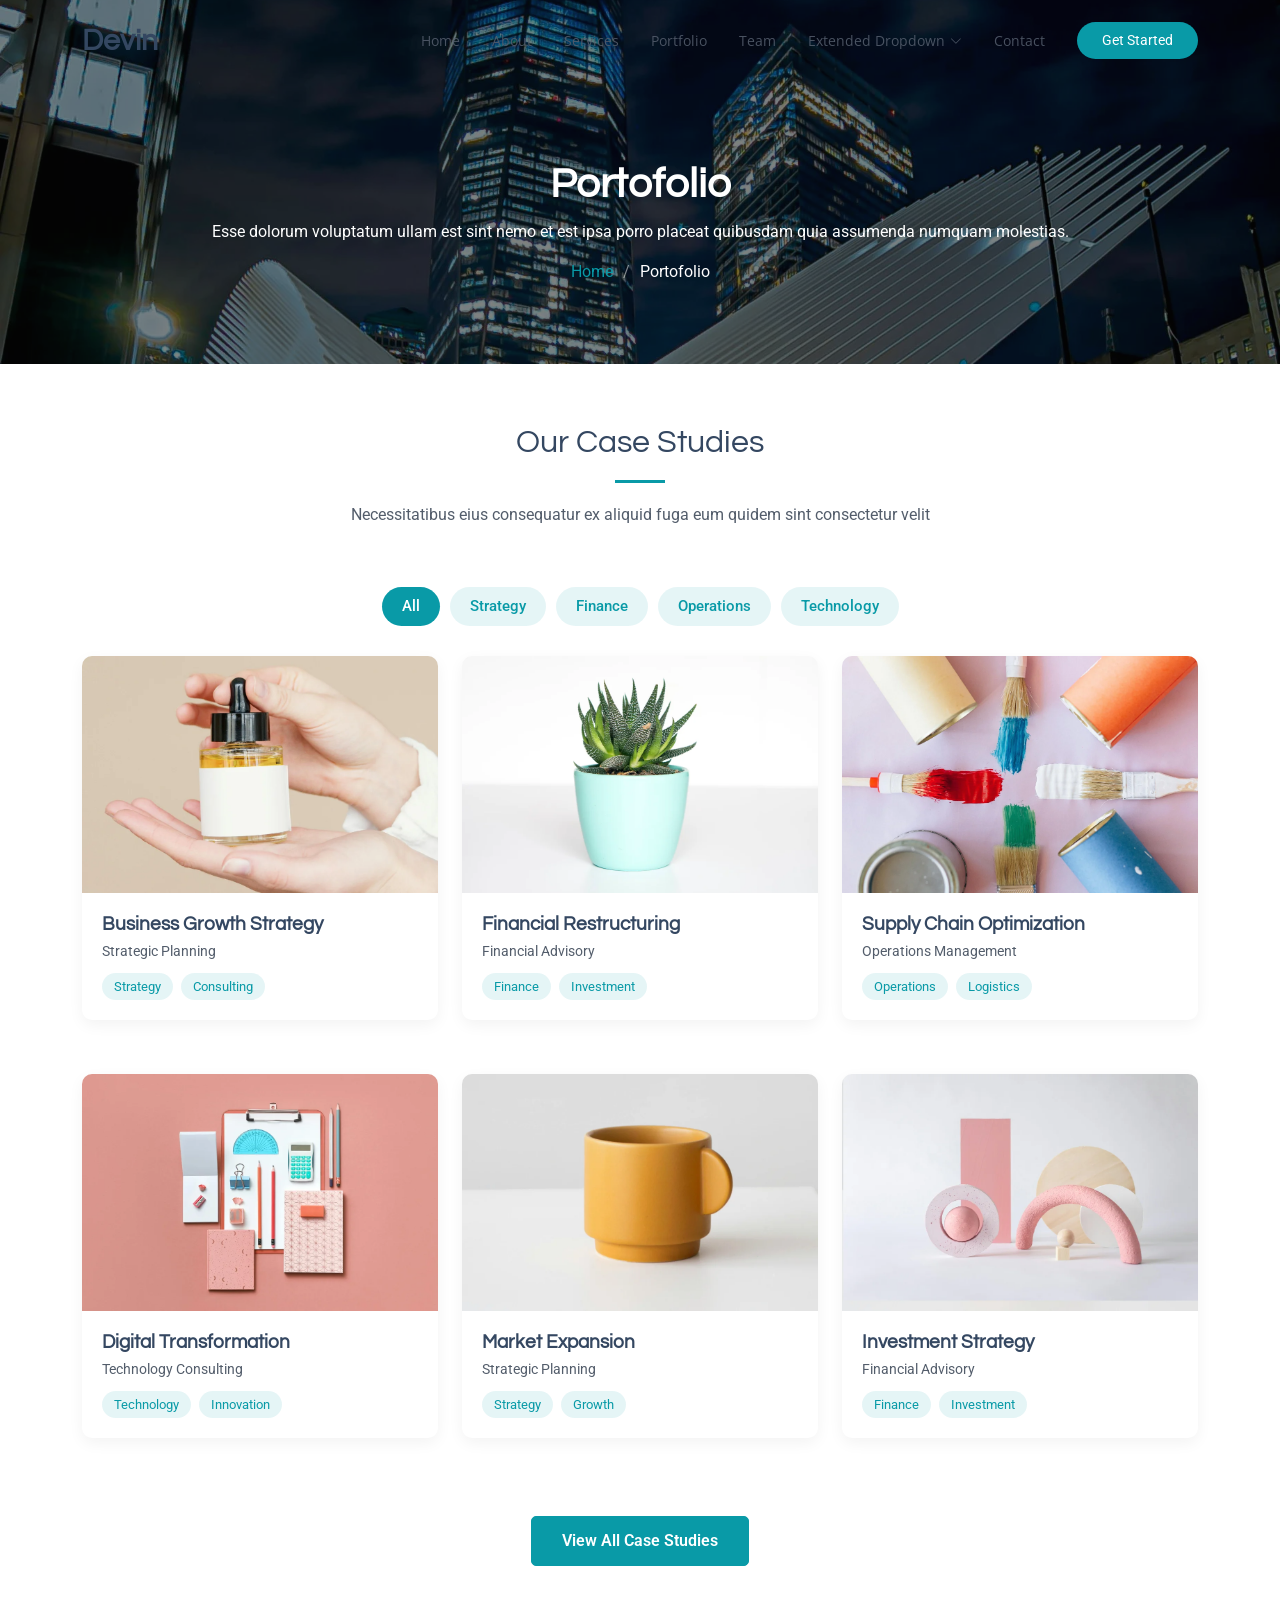
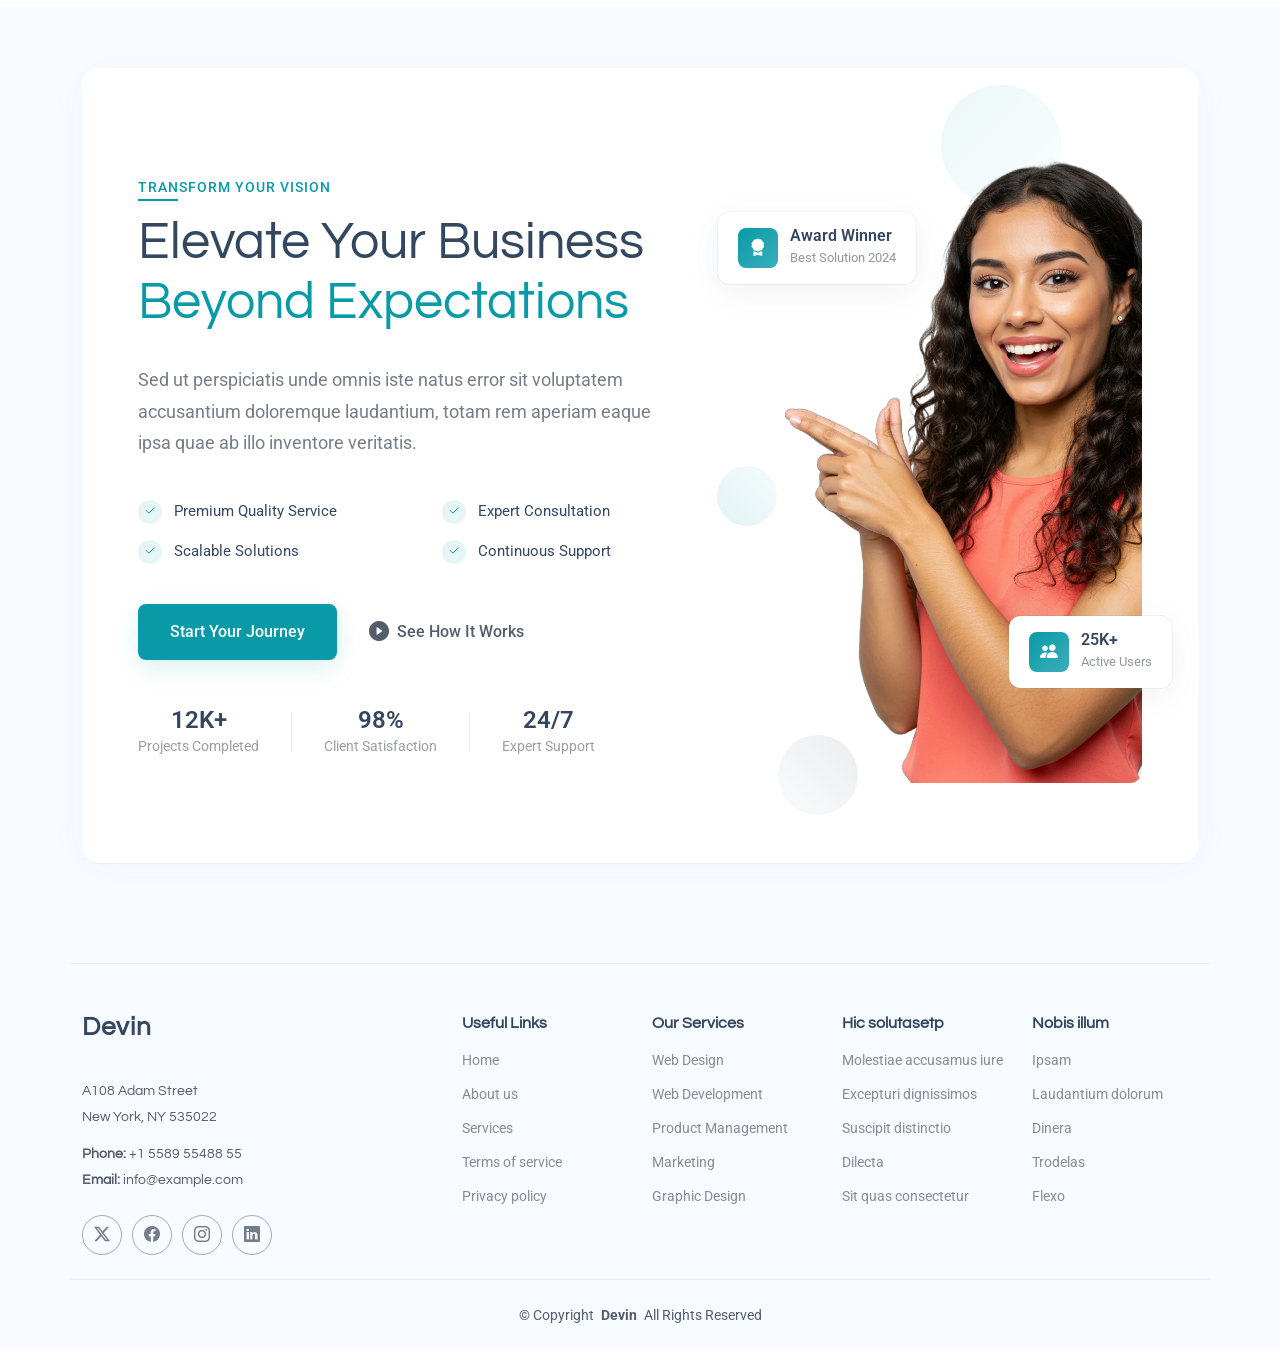
<file: portofolio.html>
<!DOCTYPE html>
<html lang="en">

<head>
  <meta charset="utf-8">
  <meta content="width=device-width, initial-scale=1.0" name="viewport">
  <title>Portofolio - jasapressrelease</title>
  <meta name="description" content="">
  <meta name="keywords" content="">

  <!-- Favicons -->
  <link href="assets/img/favicon.png" rel="icon">
  <link href="assets/img/apple-touch-icon.png" rel="apple-touch-icon">

  <!-- Fonts -->
  <link href="https://fonts.googleapis.com" rel="preconnect">
  <link href="https://fonts.gstatic.com" rel="preconnect" crossorigin>
  <link href="https://fonts.googleapis.com/css2?family=Roboto:ital,wght@0,100;0,300;0,400;0,500;0,700;0,900;1,100;1,300;1,400;1,500;1,700;1,900&family=Open+Sans:ital,wght@0,300;0,400;0,500;0,600;0,700;0,800;1,300;1,400;1,500;1,600;1,700;1,800&family=Questrial:wght@400&display=swap" rel="stylesheet">

  <!-- Vendor CSS Files -->
  <link href="assets/vendor/bootstrap/css/bootstrap.min.css" rel="stylesheet">
  <link href="assets/vendor/bootstrap-icons/bootstrap-icons.css" rel="stylesheet">
  <link href="assets/vendor/glightbox/css/glightbox.min.css" rel="stylesheet">
  <link href="assets/vendor/swiper/swiper-bundle.min.css" rel="stylesheet">

  <!-- Main CSS File -->
  <link href="assets/css/main.css" rel="stylesheet">

</head>

<body class="portofolio-page">

  <header id="header" class="header d-flex align-items-center fixed-top">
    <div class="container-fluid container-xl position-relative d-flex align-items-center">

      <a href="index.html" class="logo d-flex align-items-center me-auto">
        <!-- Uncomment the line below if you also wish to use an image logo -->
        <!-- <img src="assets/img/logo.webp" alt=""> -->
        <h1 class="sitename">Devin</h1>
      </a>

      <nav id="navmenu" class="navmenu">
        <ul>
          <li><a href="#hero">Home</a></li>
          <li><a href="#about">About</a></li>
          <li><a href="#services">Services</a></li>
          <li><a href="#portfolio">Portfolio</a></li>
          <li><a href="#team">Team</a></li>
          <li class="dropdown extended-dropdown-2"><a href="#"><span>Extended Dropdown</span> <i class="bi bi-chevron-down toggle-dropdown"></i></a>
            <ul>
              <li>
                <a href="#">
                  <div class="menu-item-content">
                    <div class="menu-icon">
                      <i class="bi bi-speedometer2"></i>
                    </div>
                    <div class="menu-text">
                      <span class="menu-title">Analytics Dashboard</span>
                      <span class="menu-description">Track your performance metrics</span>
                    </div>
                  </div>
                  <div class="menu-badge">New</div>
                </a>
              </li>
              <li>
                <a href="#">
                  <div class="menu-item-content">
                    <div class="menu-icon">
                      <i class="bi bi-people"></i>
                    </div>
                    <div class="menu-text">
                      <span class="menu-title">Team Management</span>
                      <span class="menu-description">Manage your team members</span>
                    </div>
                  </div>
                </a>
              </li>
              <li>
                <a href="#">
                  <div class="menu-item-content">
                    <div class="menu-icon">
                      <i class="bi bi-graph-up"></i>
                    </div>
                    <div class="menu-text">
                      <span class="menu-title">Sales Reports</span>
                      <span class="menu-description">Review financial statistics</span>
                    </div>
                  </div>
                  <div class="menu-badge hot">Hot</div>
                </a>
              </li>
              <li>
                <a href="#">
                  <div class="menu-item-content">
                    <div class="menu-icon">
                      <i class="bi bi-shield-lock"></i>
                    </div>
                    <div class="menu-text">
                      <span class="menu-title">Security Center</span>
                      <span class="menu-description">Manage privacy settings</span>
                    </div>
                  </div>
                </a>
              </li>
              <li>
                <a href="#">
                  <div class="menu-item-content">
                    <div class="menu-icon">
                      <i class="bi bi-chat-dots"></i>
                    </div>
                    <div class="menu-text">
                      <span class="menu-title">Message Center</span>
                      <span class="menu-description">Check your notifications</span>
                    </div>
                  </div>
                  <div class="menu-badge updates">5</div>
                </a>
              </li>
            </ul>
          </li>

          <li><a href="#contact">Contact</a></li>

        </ul>
        <i class="mobile-nav-toggle d-xl-none bi bi-list"></i>
      </nav>

      <a class="btn-getstarted" href="index.html#about">Get Started</a>

    </div>
  </header>

  <main class="main">

    <!-- Page Title -->
    <div class="page-title dark-background" style="background-image: url(assets/img/bg/bg-7.webp);">
      <div class="container position-relative">
        <h1>Portofolio</h1>
        <p>Esse dolorum voluptatum ullam est sint nemo et est ipsa porro placeat quibusdam quia assumenda numquam molestias.</p>
        <nav class="breadcrumbs">
          <ol>
            <li><a href="index.html">Home</a></li>
            <li class="current">Portofolio</li>
          </ol>
        </nav>
      </div>
    </div><!-- End Page Title -->

    <!-- Portfolio Section -->
    <section id="portfolio" class="portfolio section">

      <!-- Section Title -->
      <div class="container section-title">
        <h2>Our Case Studies</h2>
        <p>Necessitatibus eius consequatur ex aliquid fuga eum quidem sint consectetur velit</p>
      </div><!-- End Section Title -->

      <div class="container">

        <div class="isotope-layout" data-default-filter="*" data-layout="masonry" data-sort="original-order">
          <ul class="portfolio-filters isotope-filters">
            <li data-filter="*" class="filter-active">All</li>
            <li data-filter=".filter-strategy">Strategy</li>
            <li data-filter=".filter-finance">Finance</li>
            <li data-filter=".filter-operations">Operations</li>
            <li data-filter=".filter-technology">Technology</li>
          </ul><!-- End Portfolio Filters -->

          <div class="row gy-4 isotope-container">
            <div class="col-lg-4 col-md-6 portfolio-item isotope-item filter-strategy">
              <div class="portfolio-card">
                <div class="portfolio-img">
                  <img src="assets/img/portfolio/portfolio-1.webp" alt="Portfolio Item" class="img-fluid">
                  <div class="portfolio-overlay">
                    <a href="assets/img/portfolio/portfolio-1.webp" class="glightbox portfolio-lightbox"><i class="bi bi-plus"></i></a>
                    <a href="#" class="portfolio-details-link"><i class="bi bi-link"></i></a>
                  </div>
                </div>
                <div class="portfolio-info">
                  <h4>Business Growth Strategy</h4>
                  <p>Strategic Planning</p>
                  <div class="portfolio-tags">
                    <span>Strategy</span>
                    <span>Consulting</span>
                  </div>
                </div>
              </div>
            </div>

            <div class="col-lg-4 col-md-6 portfolio-item isotope-item filter-finance">
              <div class="portfolio-card">
                <div class="portfolio-img">
                  <img src="assets/img/portfolio/portfolio-2.webp" alt="Portfolio Item" class="img-fluid">
                  <div class="portfolio-overlay">
                    <a href="assets/img/portfolio/portfolio-2.webp" class="glightbox portfolio-lightbox"><i class="bi bi-plus"></i></a>
                    <a href="#" class="portfolio-details-link"><i class="bi bi-link"></i></a>
                  </div>
                </div>
                <div class="portfolio-info">
                  <h4>Financial Restructuring</h4>
                  <p>Financial Advisory</p>
                  <div class="portfolio-tags">
                    <span>Finance</span>
                    <span>Investment</span>
                  </div>
                </div>
              </div>
            </div>

            <div class="col-lg-4 col-md-6 portfolio-item isotope-item filter-operations">
              <div class="portfolio-card">
                <div class="portfolio-img">
                  <img src="assets/img/portfolio/portfolio-3.webp" alt="Portfolio Item" class="img-fluid">
                  <div class="portfolio-overlay">
                    <a href="assets/img/portfolio/portfolio-3.webp" class="glightbox portfolio-lightbox"><i class="bi bi-plus"></i></a>
                    <a href="#" class="portfolio-details-link"><i class="bi bi-link"></i></a>
                  </div>
                </div>
                <div class="portfolio-info">
                  <h4>Supply Chain Optimization</h4>
                  <p>Operations Management</p>
                  <div class="portfolio-tags">
                    <span>Operations</span>
                    <span>Logistics</span>
                  </div>
                </div>
              </div>
            </div>

            <div class="col-lg-4 col-md-6 portfolio-item isotope-item filter-technology">
              <div class="portfolio-card">
                <div class="portfolio-img">
                  <img src="assets/img/portfolio/portfolio-4.webp" alt="Portfolio Item" class="img-fluid">
                  <div class="portfolio-overlay">
                    <a href="assets/img/portfolio/portfolio-4.webp" class="glightbox portfolio-lightbox"><i class="bi bi-plus"></i></a>
                    <a href="#" class="portfolio-details-link"><i class="bi bi-link"></i></a>
                  </div>
                </div>
                <div class="portfolio-info">
                  <h4>Digital Transformation</h4>
                  <p>Technology Consulting</p>
                  <div class="portfolio-tags">
                    <span>Technology</span>
                    <span>Innovation</span>
                  </div>
                </div>
              </div>
            </div>

            <div class="col-lg-4 col-md-6 portfolio-item isotope-item filter-strategy">
              <div class="portfolio-card">
                <div class="portfolio-img">
                  <img src="assets/img/portfolio/portfolio-5.webp" alt="Portfolio Item" class="img-fluid">
                  <div class="portfolio-overlay">
                    <a href="assets/img/portfolio/portfolio-5.webp" class="glightbox portfolio-lightbox"><i class="bi bi-plus"></i></a>
                    <a href="#" class="portfolio-details-link"><i class="bi bi-link"></i></a>
                  </div>
                </div>
                <div class="portfolio-info">
                  <h4>Market Expansion</h4>
                  <p>Strategic Planning</p>
                  <div class="portfolio-tags">
                    <span>Strategy</span>
                    <span>Growth</span>
                  </div>
                </div>
              </div>
            </div>

            <div class="col-lg-4 col-md-6 portfolio-item isotope-item filter-finance">
              <div class="portfolio-card">
                <div class="portfolio-img">
                  <img src="assets/img/portfolio/portfolio-6.webp" alt="Portfolio Item" class="img-fluid">
                  <div class="portfolio-overlay">
                    <a href="assets/img/portfolio/portfolio-6.webp" class="glightbox portfolio-lightbox"><i class="bi bi-plus"></i></a>
                    <a href="#" class="portfolio-details-link"><i class="bi bi-link"></i></a>
                  </div>
                </div>
                <div class="portfolio-info">
                  <h4>Investment Strategy</h4>
                  <p>Financial Advisory</p>
                  <div class="portfolio-tags">
                    <span>Finance</span>
                    <span>Investment</span>
                  </div>
                </div>
              </div>
            </div>
          </div><!-- End Portfolio Items Container -->

        </div>

        <div class="text-center mt-5">
          <a href="#portfolio" class="btn btn-primary">View All Case Studies</a>
        </div>

      </div>

    </section><!-- /Portfolio Section -->

    <!-- Call To Action 3 Section -->
    <section id="call-to-action-3" class="call-to-action-3 section light-background">

      <div class="container">

        <div class="cta-wrapper">
          <div class="content-block">
            <div class="row align-items-center">
              <div class="col-lg-7">
                <div class="text-content">
                  <div class="section-label">
                    <span>Transform Your Vision</span>
                  </div>

                  <h2>
                    Elevate Your Business
                    <span class="accent-text">Beyond Expectations</span>
                  </h2>

                  <p>Sed ut perspiciatis unde omnis iste natus error sit voluptatem accusantium doloremque laudantium, totam rem aperiam eaque ipsa quae ab illo inventore veritatis.</p>

                  <div class="benefits-list">
                    <div class="benefit-row">
                      <div class="benefit-item">
                        <div class="check-icon">
                          <i class="bi bi-check2"></i>
                        </div>
                        <span>Premium Quality Service</span>
                      </div>
                      <div class="benefit-item">
                        <div class="check-icon">
                          <i class="bi bi-check2"></i>
                        </div>
                        <span>Expert Consultation</span>
                      </div>
                    </div>
                    <div class="benefit-row">
                      <div class="benefit-item">
                        <div class="check-icon">
                          <i class="bi bi-check2"></i>
                        </div>
                        <span>Scalable Solutions</span>
                      </div>
                      <div class="benefit-item">
                        <div class="check-icon">
                          <i class="bi bi-check2"></i>
                        </div>
                        <span>Continuous Support</span>
                      </div>
                    </div>
                  </div>

                  <div class="action-group">
                    <a href="#" class="btn btn-primary-action">Start Your Journey</a>
                    <a href="https://www.youtube.com/watch?v=Y7f98aduVJ8" class="btn btn-text-link glightbox">
                      <i class="bi bi-play-circle-fill"></i>
                      See How It Works
                    </a>
                  </div>

                  <div class="trust-indicators">
                    <div class="indicator">
                      <div class="metric">12K+</div>
                      <div class="label">Projects Completed</div>
                    </div>
                    <div class="separator"></div>
                    <div class="indicator">
                      <div class="metric">98%</div>
                      <div class="label">Client Satisfaction</div>
                    </div>
                    <div class="separator"></div>
                    <div class="indicator">
                      <div class="metric">24/7</div>
                      <div class="label">Expert Support</div>
                    </div>
                  </div>
                </div>
              </div>

              <div class="col-lg-5">
                <div class="visual-section">
                  <div class="image-container">
                    <img src="assets/img/cta/cta-4.webp" alt="Business Growth" class="main-visual">

                    <div class="floating-badge badge-1">
                      <div class="badge-icon">
                        <i class="bi bi-award-fill"></i>
                      </div>
                      <div class="badge-text">
                        <div class="badge-title">Award Winner</div>
                        <div class="badge-subtitle">Best Solution 2024</div>
                      </div>
                    </div>

                    <div class="floating-badge badge-2">
                      <div class="badge-icon">
                        <i class="bi bi-people-fill"></i>
                      </div>
                      <div class="badge-text">
                        <div class="badge-title">25K+</div>
                        <div class="badge-subtitle">Active Users</div>
                      </div>
                    </div>
                  </div>

                  <div class="decorative-elements">
                    <div class="element element-1"></div>
                    <div class="element element-2"></div>
                    <div class="element element-3"></div>
                  </div>
                </div>
              </div>
            </div>
          </div>
        </div>

      </div>

    </section><!-- /Call To Action 3 Section -->

  </main>

  <footer id="footer" class="footer light-background">

    <div class="container footer-top">
      <div class="row gy-4">
        <div class="col-lg-4 col-md-6 footer-about">
          <a href="index.html" class="logo d-flex align-items-center">
            <span class="sitename">Devin</span>
          </a>
          <div class="footer-contact pt-3">
            <p>A108 Adam Street</p>
            <p>New York, NY 535022</p>
            <p class="mt-3"><strong>Phone:</strong> <span>+1 5589 55488 55</span></p>
            <p><strong>Email:</strong> <span>info@example.com</span></p>
          </div>
          <div class="social-links d-flex mt-4">
            <a href=""><i class="bi bi-twitter-x"></i></a>
            <a href=""><i class="bi bi-facebook"></i></a>
            <a href=""><i class="bi bi-instagram"></i></a>
            <a href=""><i class="bi bi-linkedin"></i></a>
          </div>
        </div>

        <div class="col-lg-2 col-md-3 footer-links">
          <h4>Useful Links</h4>
          <ul>
            <li><a href="#">Home</a></li>
            <li><a href="#">About us</a></li>
            <li><a href="#">Services</a></li>
            <li><a href="#">Terms of service</a></li>
            <li><a href="#">Privacy policy</a></li>
          </ul>
        </div>

        <div class="col-lg-2 col-md-3 footer-links">
          <h4>Our Services</h4>
          <ul>
            <li><a href="#">Web Design</a></li>
            <li><a href="#">Web Development</a></li>
            <li><a href="#">Product Management</a></li>
            <li><a href="#">Marketing</a></li>
            <li><a href="#">Graphic Design</a></li>
          </ul>
        </div>

        <div class="col-lg-2 col-md-3 footer-links">
          <h4>Hic solutasetp</h4>
          <ul>
            <li><a href="#">Molestiae accusamus iure</a></li>
            <li><a href="#">Excepturi dignissimos</a></li>
            <li><a href="#">Suscipit distinctio</a></li>
            <li><a href="#">Dilecta</a></li>
            <li><a href="#">Sit quas consectetur</a></li>
          </ul>
        </div>

        <div class="col-lg-2 col-md-3 footer-links">
          <h4>Nobis illum</h4>
          <ul>
            <li><a href="#">Ipsam</a></li>
            <li><a href="#">Laudantium dolorum</a></li>
            <li><a href="#">Dinera</a></li>
            <li><a href="#">Trodelas</a></li>
            <li><a href="#">Flexo</a></li>
          </ul>
        </div>

      </div>
    </div>

    <div class="container copyright text-center mt-4">
      <p>© <span>Copyright</span> <strong class="px-1 sitename">Devin</strong> <span>All Rights Reserved</span></p>

    </div>

  </footer>

  <!-- Scroll Top -->
  <a href="#" id="scroll-top" class="scroll-top d-flex align-items-center justify-content-center"><i class="bi bi-arrow-up-short"></i></a>

  <!-- Vendor JS Files -->
  <script src="assets/vendor/bootstrap/js/bootstrap.bundle.min.js"></script>
  <script src="assets/vendor/php-email-form/validate.js"></script>
  <script src="assets/vendor/glightbox/js/glightbox.min.js"></script>
  <script src="assets/vendor/swiper/swiper-bundle.min.js"></script>
  <script src="assets/vendor/purecounter/purecounter_vanilla.js"></script>
  <script src="assets/vendor/imagesloaded/imagesloaded.pkgd.min.js"></script>
  <script src="assets/vendor/isotope-layout/isotope.pkgd.min.js"></script>

  <!-- Main JS File -->
  <script src="assets/js/main.js"></script>

</body>

</html>
</file>
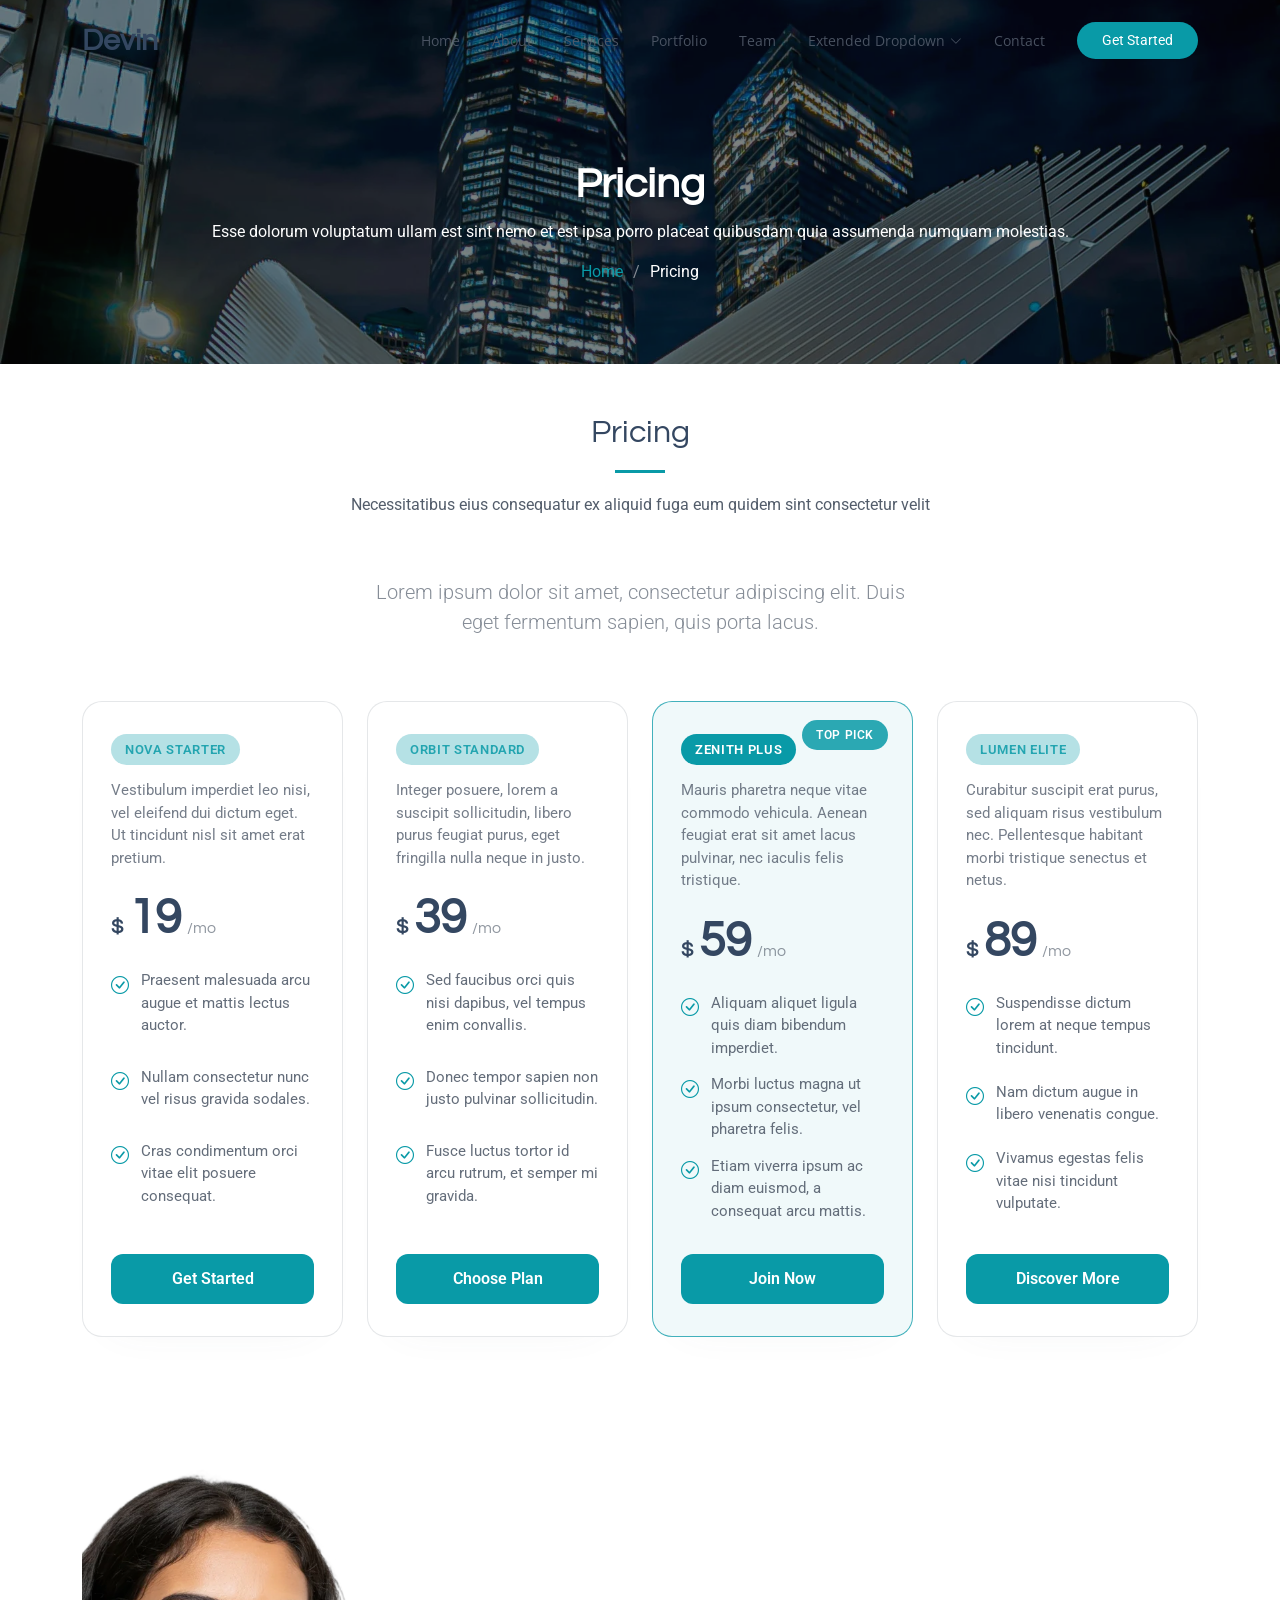
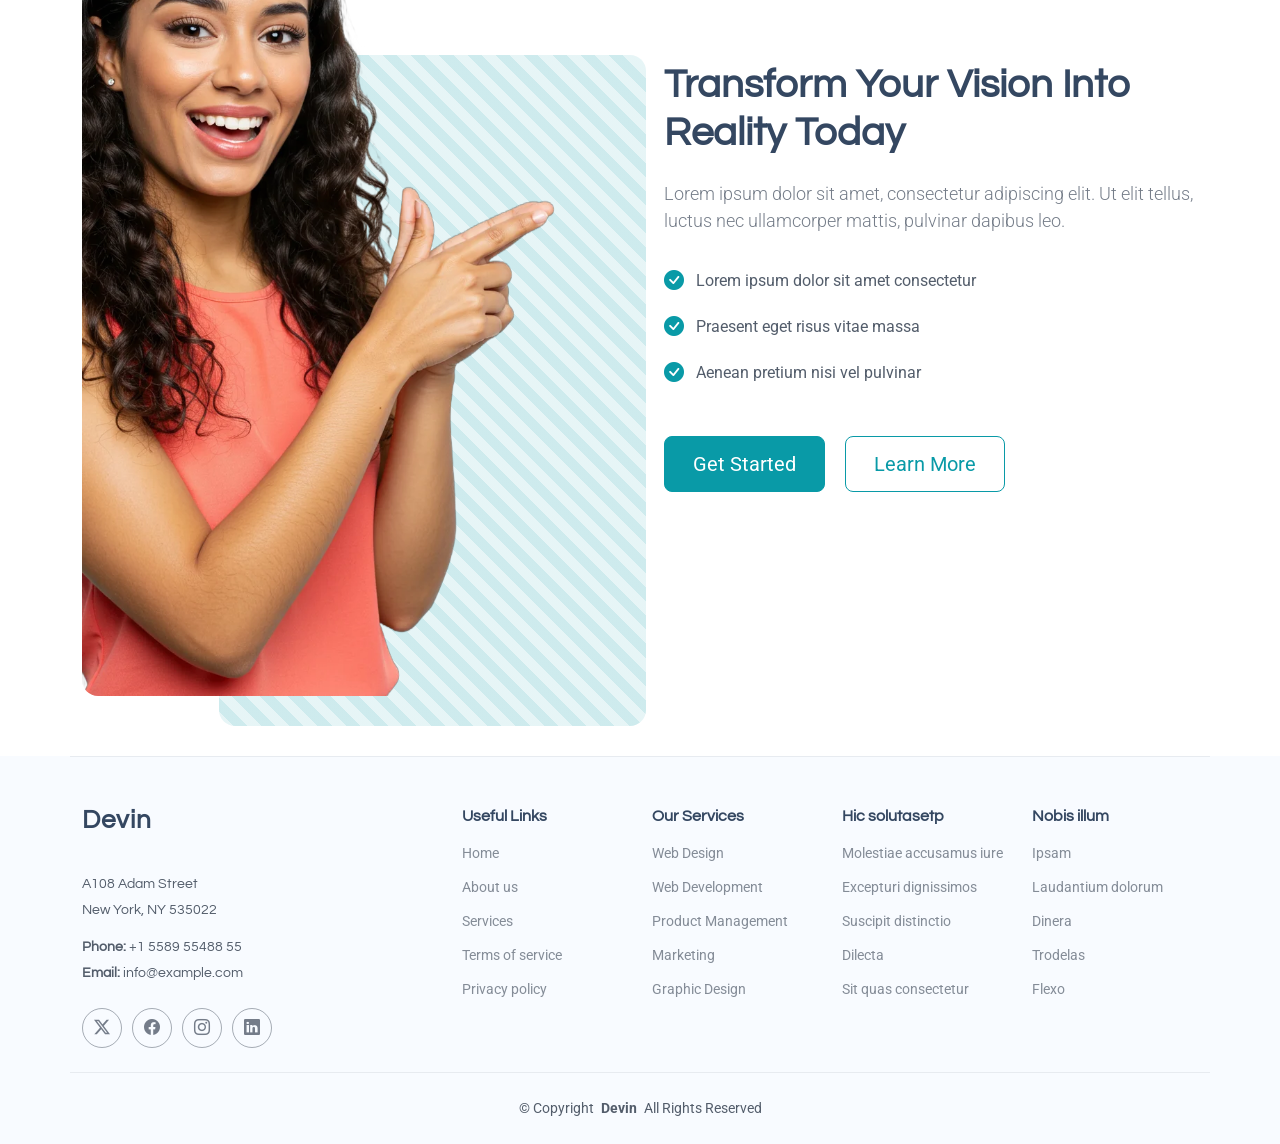
<file: pricing.html>
<!DOCTYPE html>
<html lang="en">

<head>
  <meta charset="utf-8">
  <meta content="width=device-width, initial-scale=1.0" name="viewport">
  <title>Pricing - jasapressrelease</title>
  <meta name="description" content="">
  <meta name="keywords" content="">

  <!-- Favicons -->
  <link href="assets/img/favicon.png" rel="icon">
  <link href="assets/img/apple-touch-icon.png" rel="apple-touch-icon">

  <!-- Fonts -->
  <link href="https://fonts.googleapis.com" rel="preconnect">
  <link href="https://fonts.gstatic.com" rel="preconnect" crossorigin>
  <link href="https://fonts.googleapis.com/css2?family=Roboto:ital,wght@0,100;0,300;0,400;0,500;0,700;0,900;1,100;1,300;1,400;1,500;1,700;1,900&family=Open+Sans:ital,wght@0,300;0,400;0,500;0,600;0,700;0,800;1,300;1,400;1,500;1,600;1,700;1,800&family=Questrial:wght@400&display=swap" rel="stylesheet">

  <!-- Vendor CSS Files -->
  <link href="assets/vendor/bootstrap/css/bootstrap.min.css" rel="stylesheet">
  <link href="assets/vendor/bootstrap-icons/bootstrap-icons.css" rel="stylesheet">
  <link href="assets/vendor/glightbox/css/glightbox.min.css" rel="stylesheet">
  <link href="assets/vendor/swiper/swiper-bundle.min.css" rel="stylesheet">

  <!-- Main CSS File -->
  <link href="assets/css/main.css" rel="stylesheet">

</head>

<body class="pricing-page">

  <header id="header" class="header d-flex align-items-center fixed-top">
    <div class="container-fluid container-xl position-relative d-flex align-items-center">

      <a href="index.html" class="logo d-flex align-items-center me-auto">
        <!-- Uncomment the line below if you also wish to use an image logo -->
        <!-- <img src="assets/img/logo.webp" alt=""> -->
        <h1 class="sitename">Devin</h1>
      </a>

      <nav id="navmenu" class="navmenu">
        <ul>
          <li><a href="#hero">Home</a></li>
          <li><a href="#about">About</a></li>
          <li><a href="#services">Services</a></li>
          <li><a href="#portfolio">Portfolio</a></li>
          <li><a href="#team">Team</a></li>
          <li class="dropdown extended-dropdown-2"><a href="#"><span>Extended Dropdown</span> <i class="bi bi-chevron-down toggle-dropdown"></i></a>
            <ul>
              <li>
                <a href="#">
                  <div class="menu-item-content">
                    <div class="menu-icon">
                      <i class="bi bi-speedometer2"></i>
                    </div>
                    <div class="menu-text">
                      <span class="menu-title">Analytics Dashboard</span>
                      <span class="menu-description">Track your performance metrics</span>
                    </div>
                  </div>
                  <div class="menu-badge">New</div>
                </a>
              </li>
              <li>
                <a href="#">
                  <div class="menu-item-content">
                    <div class="menu-icon">
                      <i class="bi bi-people"></i>
                    </div>
                    <div class="menu-text">
                      <span class="menu-title">Team Management</span>
                      <span class="menu-description">Manage your team members</span>
                    </div>
                  </div>
                </a>
              </li>
              <li>
                <a href="#">
                  <div class="menu-item-content">
                    <div class="menu-icon">
                      <i class="bi bi-graph-up"></i>
                    </div>
                    <div class="menu-text">
                      <span class="menu-title">Sales Reports</span>
                      <span class="menu-description">Review financial statistics</span>
                    </div>
                  </div>
                  <div class="menu-badge hot">Hot</div>
                </a>
              </li>
              <li>
                <a href="#">
                  <div class="menu-item-content">
                    <div class="menu-icon">
                      <i class="bi bi-shield-lock"></i>
                    </div>
                    <div class="menu-text">
                      <span class="menu-title">Security Center</span>
                      <span class="menu-description">Manage privacy settings</span>
                    </div>
                  </div>
                </a>
              </li>
              <li>
                <a href="#">
                  <div class="menu-item-content">
                    <div class="menu-icon">
                      <i class="bi bi-chat-dots"></i>
                    </div>
                    <div class="menu-text">
                      <span class="menu-title">Message Center</span>
                      <span class="menu-description">Check your notifications</span>
                    </div>
                  </div>
                  <div class="menu-badge updates">5</div>
                </a>
              </li>
            </ul>
          </li>

          <li><a href="#contact">Contact</a></li>

        </ul>
        <i class="mobile-nav-toggle d-xl-none bi bi-list"></i>
      </nav>

      <a class="btn-getstarted" href="index.html#about">Get Started</a>

    </div>
  </header>

  <main class="main">

    <!-- Page Title -->
    <div class="page-title dark-background" style="background-image: url(assets/img/bg/bg-7.webp);">
      <div class="container position-relative">
        <h1>Pricing</h1>
        <p>Esse dolorum voluptatum ullam est sint nemo et est ipsa porro placeat quibusdam quia assumenda numquam molestias.</p>
        <nav class="breadcrumbs">
          <ol>
            <li><a href="index.html">Home</a></li>
            <li class="current">Pricing</li>
          </ol>
        </nav>
      </div>
    </div><!-- End Page Title -->

    <!-- Pricing 2 Section -->
    <section id="pricing-2" class="pricing-2 section">

      <!-- Section Title -->
      <div class="container section-title">
        <h2>Pricing</h2>
        <p>Necessitatibus eius consequatur ex aliquid fuga eum quidem sint consectetur velit</p>
      </div><!-- End Section Title -->

      <div class="container">

        <div class="row justify-content-center mb-5">
          <div class="col-lg-8 text-center">
            <p class="pricing-intro lead">Lorem ipsum dolor sit amet, consectetur adipiscing elit. Duis eget fermentum sapien, quis porta lacus.</p>
          </div>
        </div>

        <div class="row g-4">
          <div class="col-xl-3 col-md-6">
            <article class="pricing-card">
              <div class="plan-header">
                <span class="plan-label">Nova Starter</span>
                <p class="plan-description">Vestibulum imperdiet leo nisi, vel eleifend dui dictum eget. Ut tincidunt nisl sit amet erat pretium.</p>
              </div>
              <div class="plan-price">
                <span class="currency">$</span>
                <span class="amount">19</span>
                <span class="duration">/mo</span>
              </div>
              <ul class="plan-features list-unstyled">
                <li>
                  <i class="bi bi-check-circle"></i>
                  <span>Praesent malesuada arcu augue et mattis lectus auctor.</span>
                </li>
                <li>
                  <i class="bi bi-check-circle"></i>
                  <span>Nullam consectetur nunc vel risus gravida sodales.</span>
                </li>
                <li>
                  <i class="bi bi-check-circle"></i>
                  <span>Cras condimentum orci vitae elit posuere consequat.</span>
                </li>
              </ul>
              <div class="plan-action">
                <a href="#" class="btn btn-plan">Get Started</a>
              </div>
            </article><!-- End Pricing Item -->
          </div>
          <div class="col-xl-3 col-md-6">
            <article class="pricing-card">
              <div class="plan-header">
                <span class="plan-label">Orbit Standard</span>
                <p class="plan-description">Integer posuere, lorem a suscipit sollicitudin, libero purus feugiat purus, eget fringilla nulla neque in justo.</p>
              </div>
              <div class="plan-price">
                <span class="currency">$</span>
                <span class="amount">39</span>
                <span class="duration">/mo</span>
              </div>
              <ul class="plan-features list-unstyled">
                <li>
                  <i class="bi bi-check-circle"></i>
                  <span>Sed faucibus orci quis nisi dapibus, vel tempus enim convallis.</span>
                </li>
                <li>
                  <i class="bi bi-check-circle"></i>
                  <span>Donec tempor sapien non justo pulvinar sollicitudin.</span>
                </li>
                <li>
                  <i class="bi bi-check-circle"></i>
                  <span>Fusce luctus tortor id arcu rutrum, et semper mi gravida.</span>
                </li>
              </ul>
              <div class="plan-action">
                <a href="#" class="btn btn-plan">Choose Plan</a>
              </div>
            </article><!-- End Pricing Item -->
          </div>
          <div class="col-xl-3 col-md-6">
            <article class="pricing-card featured">
              <div class="plan-badge">Top Pick</div>
              <div class="plan-header">
                <span class="plan-label">Zenith Plus</span>
                <p class="plan-description">Mauris pharetra neque vitae commodo vehicula. Aenean feugiat erat sit amet lacus pulvinar, nec iaculis felis tristique.</p>
              </div>
              <div class="plan-price">
                <span class="currency">$</span>
                <span class="amount">59</span>
                <span class="duration">/mo</span>
              </div>
              <ul class="plan-features list-unstyled">
                <li>
                  <i class="bi bi-check-circle"></i>
                  <span>Aliquam aliquet ligula quis diam bibendum imperdiet.</span>
                </li>
                <li>
                  <i class="bi bi-check-circle"></i>
                  <span>Morbi luctus magna ut ipsum consectetur, vel pharetra felis.</span>
                </li>
                <li>
                  <i class="bi bi-check-circle"></i>
                  <span>Etiam viverra ipsum ac diam euismod, a consequat arcu mattis.</span>
                </li>
              </ul>
              <div class="plan-action">
                <a href="#" class="btn btn-plan">Join Now</a>
              </div>
            </article><!-- End Pricing Item -->
          </div>
          <div class="col-xl-3 col-md-6">
            <article class="pricing-card">
              <div class="plan-header">
                <span class="plan-label">Lumen Elite</span>
                <p class="plan-description">Curabitur suscipit erat purus, sed aliquam risus vestibulum nec. Pellentesque habitant morbi tristique senectus et netus.</p>
              </div>
              <div class="plan-price">
                <span class="currency">$</span>
                <span class="amount">89</span>
                <span class="duration">/mo</span>
              </div>
              <ul class="plan-features list-unstyled">
                <li>
                  <i class="bi bi-check-circle"></i>
                  <span>Suspendisse dictum lorem at neque tempus tincidunt.</span>
                </li>
                <li>
                  <i class="bi bi-check-circle"></i>
                  <span>Nam dictum augue in libero venenatis congue.</span>
                </li>
                <li>
                  <i class="bi bi-check-circle"></i>
                  <span>Vivamus egestas felis vitae nisi tincidunt vulputate.</span>
                </li>
              </ul>
              <div class="plan-action">
                <a href="#" class="btn btn-plan">Discover More</a>
              </div>
            </article><!-- End Pricing Item -->
          </div>
        </div>

      </div>

    </section><!-- /Pricing 2 Section -->

    <!-- Call To Action 6 Section -->
    <section id="call-to-action-6" class="call-to-action-6 section">

      <div class="container">

        <div class="row g-5 align-items-center">
          <div class="col-lg-6">
            <div class="cta-image-wrapper">
              <img src="assets/img/cta/cta-4.webp" alt="Call to Action" class="img-fluid rounded-4">
              <div class="cta-pattern"></div>
            </div>
          </div>

          <div class="col-lg-6">
            <div class="cta-content">
              <h2>Transform Your Vision Into Reality Today</h2>
              <p class="lead">Lorem ipsum dolor sit amet, consectetur adipiscing elit. Ut elit tellus, luctus nec ullamcorper mattis, pulvinar dapibus leo.</p>

              <div class="cta-features">
                <div class="feature-item">
                  <i class="bi bi-check-circle-fill"></i>
                  <span>Lorem ipsum dolor sit amet consectetur</span>
                </div>
                <div class="feature-item">
                  <i class="bi bi-check-circle-fill"></i>
                  <span>Praesent eget risus vitae massa</span>
                </div>
                <div class="feature-item">
                  <i class="bi bi-check-circle-fill"></i>
                  <span>Aenean pretium nisi vel pulvinar</span>
                </div>
              </div>

              <div class="cta-action mt-5">
                <a href="#" class="btn btn-primary btn-lg me-3">Get Started</a>
                <a href="#" class="btn btn-outline-primary btn-lg">Learn More</a>
              </div>
            </div>
          </div>
        </div>

      </div>

    </section><!-- /Call To Action 6 Section -->

  </main>

  <footer id="footer" class="footer light-background">

    <div class="container footer-top">
      <div class="row gy-4">
        <div class="col-lg-4 col-md-6 footer-about">
          <a href="index.html" class="logo d-flex align-items-center">
            <span class="sitename">Devin</span>
          </a>
          <div class="footer-contact pt-3">
            <p>A108 Adam Street</p>
            <p>New York, NY 535022</p>
            <p class="mt-3"><strong>Phone:</strong> <span>+1 5589 55488 55</span></p>
            <p><strong>Email:</strong> <span>info@example.com</span></p>
          </div>
          <div class="social-links d-flex mt-4">
            <a href=""><i class="bi bi-twitter-x"></i></a>
            <a href=""><i class="bi bi-facebook"></i></a>
            <a href=""><i class="bi bi-instagram"></i></a>
            <a href=""><i class="bi bi-linkedin"></i></a>
          </div>
        </div>

        <div class="col-lg-2 col-md-3 footer-links">
          <h4>Useful Links</h4>
          <ul>
            <li><a href="#">Home</a></li>
            <li><a href="#">About us</a></li>
            <li><a href="#">Services</a></li>
            <li><a href="#">Terms of service</a></li>
            <li><a href="#">Privacy policy</a></li>
          </ul>
        </div>

        <div class="col-lg-2 col-md-3 footer-links">
          <h4>Our Services</h4>
          <ul>
            <li><a href="#">Web Design</a></li>
            <li><a href="#">Web Development</a></li>
            <li><a href="#">Product Management</a></li>
            <li><a href="#">Marketing</a></li>
            <li><a href="#">Graphic Design</a></li>
          </ul>
        </div>

        <div class="col-lg-2 col-md-3 footer-links">
          <h4>Hic solutasetp</h4>
          <ul>
            <li><a href="#">Molestiae accusamus iure</a></li>
            <li><a href="#">Excepturi dignissimos</a></li>
            <li><a href="#">Suscipit distinctio</a></li>
            <li><a href="#">Dilecta</a></li>
            <li><a href="#">Sit quas consectetur</a></li>
          </ul>
        </div>

        <div class="col-lg-2 col-md-3 footer-links">
          <h4>Nobis illum</h4>
          <ul>
            <li><a href="#">Ipsam</a></li>
            <li><a href="#">Laudantium dolorum</a></li>
            <li><a href="#">Dinera</a></li>
            <li><a href="#">Trodelas</a></li>
            <li><a href="#">Flexo</a></li>
          </ul>
        </div>

      </div>
    </div>

    <div class="container copyright text-center mt-4">
      <p>© <span>Copyright</span> <strong class="px-1 sitename">Devin</strong> <span>All Rights Reserved</span></p>

    </div>

  </footer>

  <!-- Scroll Top -->
  <a href="#" id="scroll-top" class="scroll-top d-flex align-items-center justify-content-center"><i class="bi bi-arrow-up-short"></i></a>

  <!-- Vendor JS Files -->
  <script src="assets/vendor/bootstrap/js/bootstrap.bundle.min.js"></script>
  <script src="assets/vendor/php-email-form/validate.js"></script>
  <script src="assets/vendor/glightbox/js/glightbox.min.js"></script>
  <script src="assets/vendor/swiper/swiper-bundle.min.js"></script>
  <script src="assets/vendor/purecounter/purecounter_vanilla.js"></script>
  <script src="assets/vendor/imagesloaded/imagesloaded.pkgd.min.js"></script>
  <script src="assets/vendor/isotope-layout/isotope.pkgd.min.js"></script>

  <!-- Main JS File -->
  <script src="assets/js/main.js"></script>

</body>

</html>
</file>
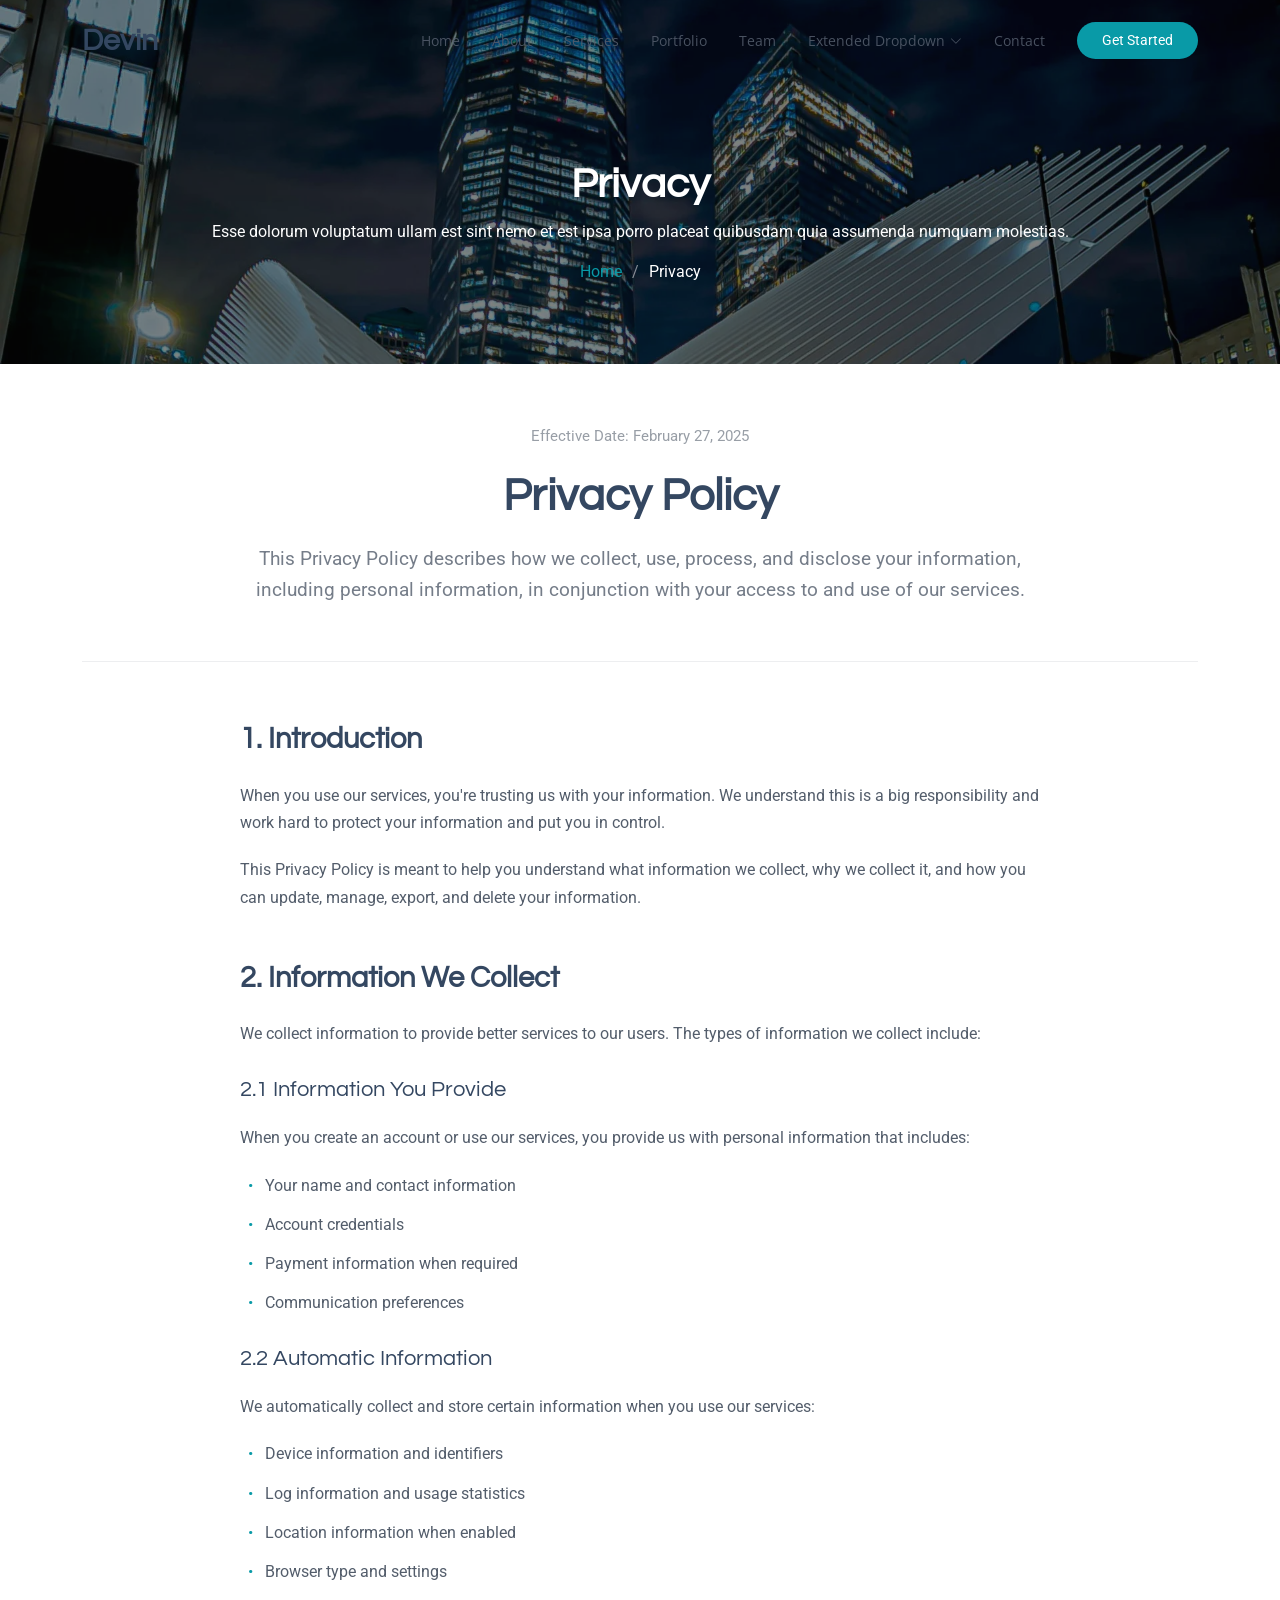
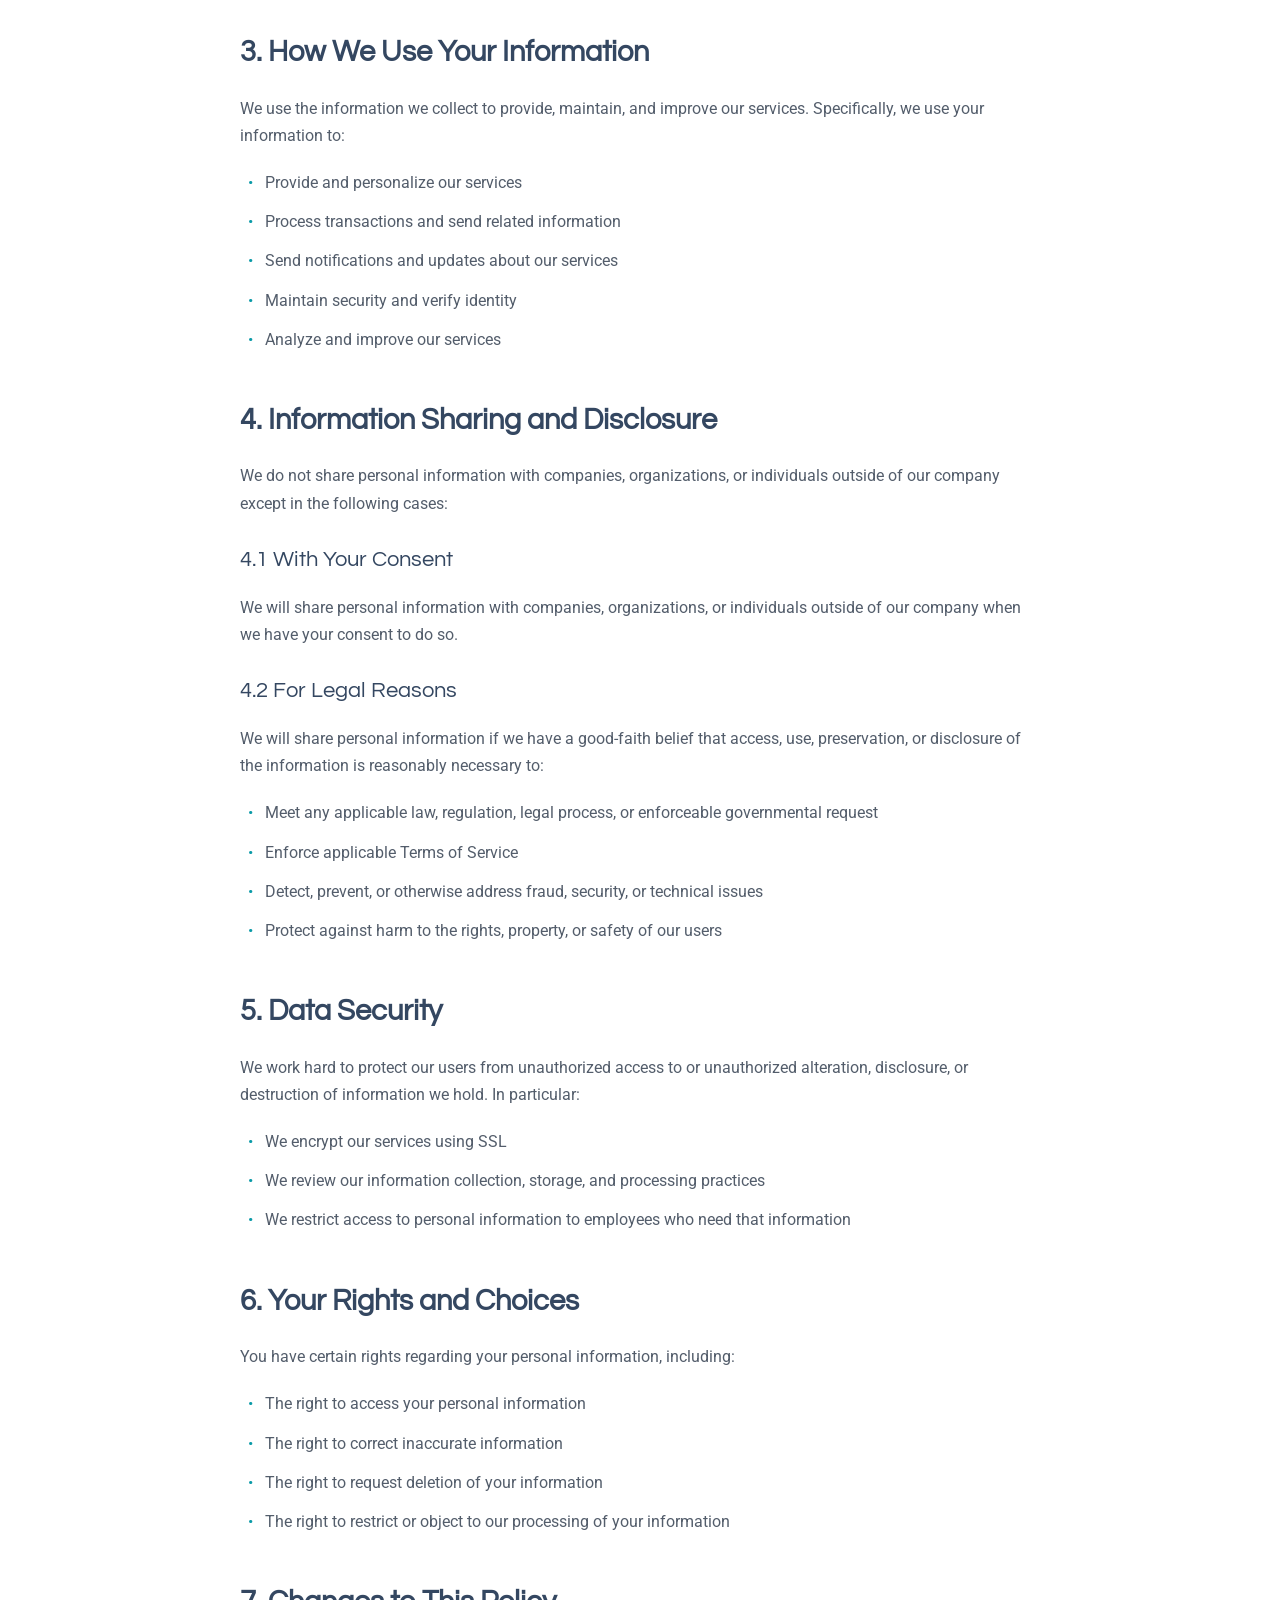
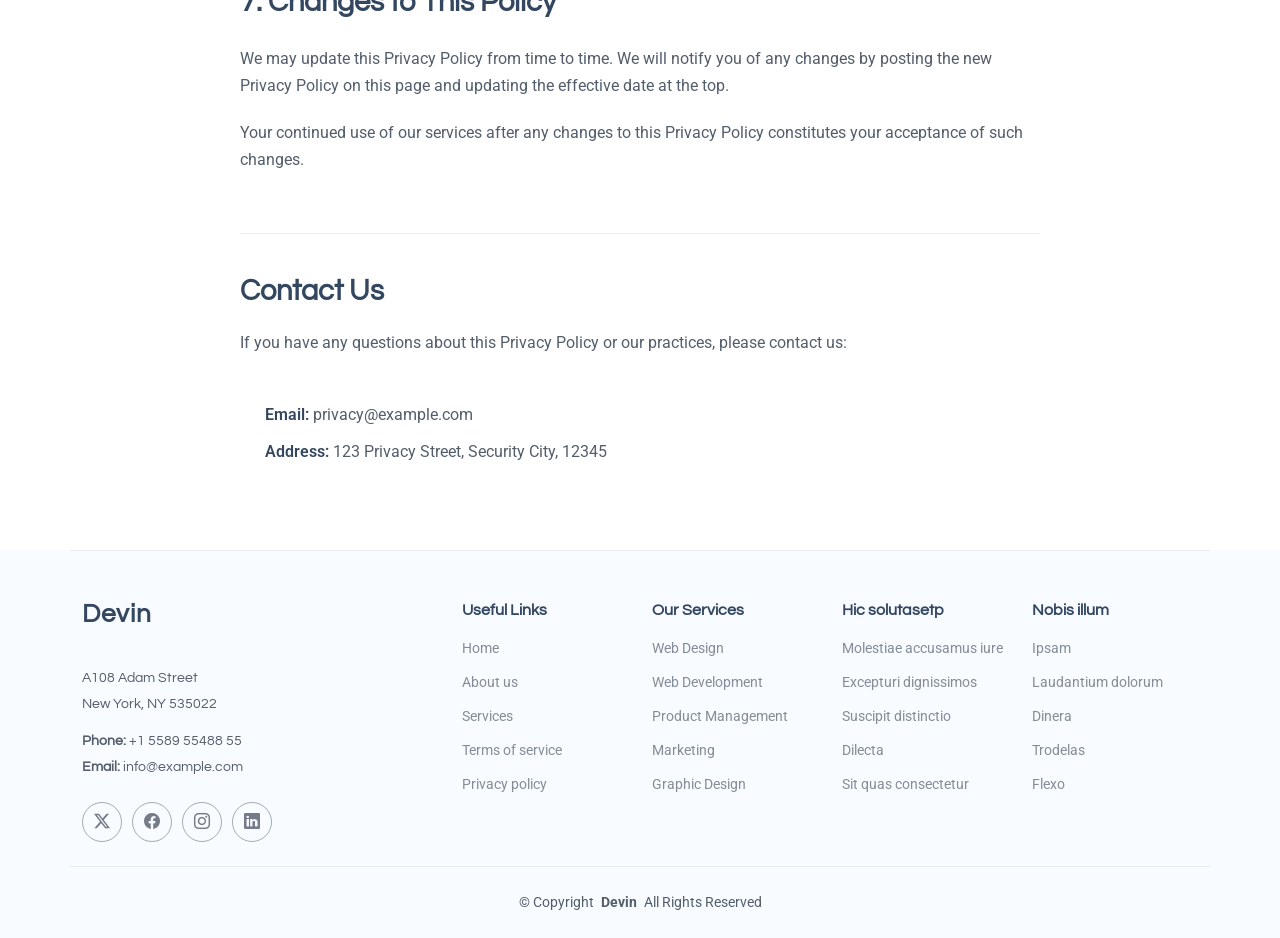
<file: privacy.html>
<!DOCTYPE html>
<html lang="en">

<head>
  <meta charset="utf-8">
  <meta content="width=device-width, initial-scale=1.0" name="viewport">
  <title>Privacy - jasapressrelease</title>
  <meta name="description" content="">
  <meta name="keywords" content="">

  <!-- Favicons -->
  <link href="assets/img/favicon.png" rel="icon">
  <link href="assets/img/apple-touch-icon.png" rel="apple-touch-icon">

  <!-- Fonts -->
  <link href="https://fonts.googleapis.com" rel="preconnect">
  <link href="https://fonts.gstatic.com" rel="preconnect" crossorigin>
  <link href="https://fonts.googleapis.com/css2?family=Roboto:ital,wght@0,100;0,300;0,400;0,500;0,700;0,900;1,100;1,300;1,400;1,500;1,700;1,900&family=Open+Sans:ital,wght@0,300;0,400;0,500;0,600;0,700;0,800;1,300;1,400;1,500;1,600;1,700;1,800&family=Questrial:wght@400&display=swap" rel="stylesheet">

  <!-- Vendor CSS Files -->
  <link href="assets/vendor/bootstrap/css/bootstrap.min.css" rel="stylesheet">
  <link href="assets/vendor/bootstrap-icons/bootstrap-icons.css" rel="stylesheet">
  <link href="assets/vendor/glightbox/css/glightbox.min.css" rel="stylesheet">
  <link href="assets/vendor/swiper/swiper-bundle.min.css" rel="stylesheet">

  <!-- Main CSS File -->
  <link href="assets/css/main.css" rel="stylesheet">

</head>

<body class="privacy-page">

  <header id="header" class="header d-flex align-items-center fixed-top">
    <div class="container-fluid container-xl position-relative d-flex align-items-center">

      <a href="index.html" class="logo d-flex align-items-center me-auto">
        <!-- Uncomment the line below if you also wish to use an image logo -->
        <!-- <img src="assets/img/logo.webp" alt=""> -->
        <h1 class="sitename">Devin</h1>
      </a>

      <nav id="navmenu" class="navmenu">
        <ul>
          <li><a href="#hero">Home</a></li>
          <li><a href="#about">About</a></li>
          <li><a href="#services">Services</a></li>
          <li><a href="#portfolio">Portfolio</a></li>
          <li><a href="#team">Team</a></li>
          <li class="dropdown extended-dropdown-2"><a href="#"><span>Extended Dropdown</span> <i class="bi bi-chevron-down toggle-dropdown"></i></a>
            <ul>
              <li>
                <a href="#">
                  <div class="menu-item-content">
                    <div class="menu-icon">
                      <i class="bi bi-speedometer2"></i>
                    </div>
                    <div class="menu-text">
                      <span class="menu-title">Analytics Dashboard</span>
                      <span class="menu-description">Track your performance metrics</span>
                    </div>
                  </div>
                  <div class="menu-badge">New</div>
                </a>
              </li>
              <li>
                <a href="#">
                  <div class="menu-item-content">
                    <div class="menu-icon">
                      <i class="bi bi-people"></i>
                    </div>
                    <div class="menu-text">
                      <span class="menu-title">Team Management</span>
                      <span class="menu-description">Manage your team members</span>
                    </div>
                  </div>
                </a>
              </li>
              <li>
                <a href="#">
                  <div class="menu-item-content">
                    <div class="menu-icon">
                      <i class="bi bi-graph-up"></i>
                    </div>
                    <div class="menu-text">
                      <span class="menu-title">Sales Reports</span>
                      <span class="menu-description">Review financial statistics</span>
                    </div>
                  </div>
                  <div class="menu-badge hot">Hot</div>
                </a>
              </li>
              <li>
                <a href="#">
                  <div class="menu-item-content">
                    <div class="menu-icon">
                      <i class="bi bi-shield-lock"></i>
                    </div>
                    <div class="menu-text">
                      <span class="menu-title">Security Center</span>
                      <span class="menu-description">Manage privacy settings</span>
                    </div>
                  </div>
                </a>
              </li>
              <li>
                <a href="#">
                  <div class="menu-item-content">
                    <div class="menu-icon">
                      <i class="bi bi-chat-dots"></i>
                    </div>
                    <div class="menu-text">
                      <span class="menu-title">Message Center</span>
                      <span class="menu-description">Check your notifications</span>
                    </div>
                  </div>
                  <div class="menu-badge updates">5</div>
                </a>
              </li>
            </ul>
          </li>

          <li><a href="#contact">Contact</a></li>

        </ul>
        <i class="mobile-nav-toggle d-xl-none bi bi-list"></i>
      </nav>

      <a class="btn-getstarted" href="index.html#about">Get Started</a>

    </div>
  </header>

  <main class="main">

    <!-- Page Title -->
    <div class="page-title dark-background" style="background-image: url(assets/img/bg/bg-7.webp);">
      <div class="container position-relative">
        <h1>Privacy</h1>
        <p>Esse dolorum voluptatum ullam est sint nemo et est ipsa porro placeat quibusdam quia assumenda numquam molestias.</p>
        <nav class="breadcrumbs">
          <ol>
            <li><a href="index.html">Home</a></li>
            <li class="current">Privacy</li>
          </ol>
        </nav>
      </div>
    </div><!-- End Page Title -->

    <!-- Privacy Section -->
    <section id="privacy" class="privacy section">

      <div class="container">
        <!-- Header -->
        <div class="privacy-header">
          <div class="header-content">
            <div class="last-updated">Effective Date: February 27, 2025</div>
            <h1>Privacy Policy</h1>
            <p class="intro-text">This Privacy Policy describes how we collect, use, process, and disclose your information, including personal information, in conjunction with your access to and use of our services.</p>
          </div>
        </div>

        <!-- Main Content -->
        <div class="privacy-content">
          <!-- Introduction -->
          <div class="content-section">
            <h2>1. Introduction</h2>
            <p>When you use our services, you're trusting us with your information. We understand this is a big responsibility and work hard to protect your information and put you in control.</p>
            <p>This Privacy Policy is meant to help you understand what information we collect, why we collect it, and how you can update, manage, export, and delete your information.</p>
          </div>

          <!-- Information Collection -->
          <div class="content-section">
            <h2>2. Information We Collect</h2>
            <p>We collect information to provide better services to our users. The types of information we collect include:</p>

            <h3>2.1 Information You Provide</h3>
            <p>When you create an account or use our services, you provide us with personal information that includes:</p>
            <ul>
              <li>Your name and contact information</li>
              <li>Account credentials</li>
              <li>Payment information when required</li>
              <li>Communication preferences</li>
            </ul>

            <h3>2.2 Automatic Information</h3>
            <p>We automatically collect and store certain information when you use our services:</p>
            <ul>
              <li>Device information and identifiers</li>
              <li>Log information and usage statistics</li>
              <li>Location information when enabled</li>
              <li>Browser type and settings</li>
            </ul>
          </div>

          <!-- Use of Information -->
          <div class="content-section">
            <h2>3. How We Use Your Information</h2>
            <p>We use the information we collect to provide, maintain, and improve our services. Specifically, we use your information to:</p>
            <ul>
              <li>Provide and personalize our services</li>
              <li>Process transactions and send related information</li>
              <li>Send notifications and updates about our services</li>
              <li>Maintain security and verify identity</li>
              <li>Analyze and improve our services</li>
            </ul>
          </div>

          <!-- Information Sharing -->
          <div class="content-section">
            <h2>4. Information Sharing and Disclosure</h2>
            <p>We do not share personal information with companies, organizations, or individuals outside of our company except in the following cases:</p>

            <h3>4.1 With Your Consent</h3>
            <p>We will share personal information with companies, organizations, or individuals outside of our company when we have your consent to do so.</p>

            <h3>4.2 For Legal Reasons</h3>
            <p>We will share personal information if we have a good-faith belief that access, use, preservation, or disclosure of the information is reasonably necessary to:</p>
            <ul>
              <li>Meet any applicable law, regulation, legal process, or enforceable governmental request</li>
              <li>Enforce applicable Terms of Service</li>
              <li>Detect, prevent, or otherwise address fraud, security, or technical issues</li>
              <li>Protect against harm to the rights, property, or safety of our users</li>
            </ul>
          </div>

          <!-- Data Security -->
          <div class="content-section">
            <h2>5. Data Security</h2>
            <p>We work hard to protect our users from unauthorized access to or unauthorized alteration, disclosure, or destruction of information we hold. In particular:</p>
            <ul>
              <li>We encrypt our services using SSL</li>
              <li>We review our information collection, storage, and processing practices</li>
              <li>We restrict access to personal information to employees who need that information</li>
            </ul>
          </div>

          <!-- Your Rights -->
          <div class="content-section">
            <h2>6. Your Rights and Choices</h2>
            <p>You have certain rights regarding your personal information, including:</p>
            <ul>
              <li>The right to access your personal information</li>
              <li>The right to correct inaccurate information</li>
              <li>The right to request deletion of your information</li>
              <li>The right to restrict or object to our processing of your information</li>
            </ul>
          </div>

          <!-- Policy Updates -->
          <div class="content-section">
            <h2>7. Changes to This Policy</h2>
            <p>We may update this Privacy Policy from time to time. We will notify you of any changes by posting the new Privacy Policy on this page and updating the effective date at the top.</p>
            <p>Your continued use of our services after any changes to this Privacy Policy constitutes your acceptance of such changes.</p>
          </div>
        </div>

        <!-- Contact Section -->
        <div class="privacy-contact">
          <h2>Contact Us</h2>
          <p>If you have any questions about this Privacy Policy or our practices, please contact us:</p>
          <div class="contact-details">
            <p><strong>Email:</strong> privacy@example.com</p>
            <p><strong>Address:</strong> 123 Privacy Street, Security City, 12345</p>
          </div>
        </div>

      </div>

    </section><!-- /Privacy Section -->

  </main>

  <footer id="footer" class="footer light-background">

    <div class="container footer-top">
      <div class="row gy-4">
        <div class="col-lg-4 col-md-6 footer-about">
          <a href="index.html" class="logo d-flex align-items-center">
            <span class="sitename">Devin</span>
          </a>
          <div class="footer-contact pt-3">
            <p>A108 Adam Street</p>
            <p>New York, NY 535022</p>
            <p class="mt-3"><strong>Phone:</strong> <span>+1 5589 55488 55</span></p>
            <p><strong>Email:</strong> <span>info@example.com</span></p>
          </div>
          <div class="social-links d-flex mt-4">
            <a href=""><i class="bi bi-twitter-x"></i></a>
            <a href=""><i class="bi bi-facebook"></i></a>
            <a href=""><i class="bi bi-instagram"></i></a>
            <a href=""><i class="bi bi-linkedin"></i></a>
          </div>
        </div>

        <div class="col-lg-2 col-md-3 footer-links">
          <h4>Useful Links</h4>
          <ul>
            <li><a href="#">Home</a></li>
            <li><a href="#">About us</a></li>
            <li><a href="#">Services</a></li>
            <li><a href="#">Terms of service</a></li>
            <li><a href="#">Privacy policy</a></li>
          </ul>
        </div>

        <div class="col-lg-2 col-md-3 footer-links">
          <h4>Our Services</h4>
          <ul>
            <li><a href="#">Web Design</a></li>
            <li><a href="#">Web Development</a></li>
            <li><a href="#">Product Management</a></li>
            <li><a href="#">Marketing</a></li>
            <li><a href="#">Graphic Design</a></li>
          </ul>
        </div>

        <div class="col-lg-2 col-md-3 footer-links">
          <h4>Hic solutasetp</h4>
          <ul>
            <li><a href="#">Molestiae accusamus iure</a></li>
            <li><a href="#">Excepturi dignissimos</a></li>
            <li><a href="#">Suscipit distinctio</a></li>
            <li><a href="#">Dilecta</a></li>
            <li><a href="#">Sit quas consectetur</a></li>
          </ul>
        </div>

        <div class="col-lg-2 col-md-3 footer-links">
          <h4>Nobis illum</h4>
          <ul>
            <li><a href="#">Ipsam</a></li>
            <li><a href="#">Laudantium dolorum</a></li>
            <li><a href="#">Dinera</a></li>
            <li><a href="#">Trodelas</a></li>
            <li><a href="#">Flexo</a></li>
          </ul>
        </div>

      </div>
    </div>

    <div class="container copyright text-center mt-4">
      <p>© <span>Copyright</span> <strong class="px-1 sitename">Devin</strong> <span>All Rights Reserved</span></p>

    </div>

  </footer>

  <!-- Scroll Top -->
  <a href="#" id="scroll-top" class="scroll-top d-flex align-items-center justify-content-center"><i class="bi bi-arrow-up-short"></i></a>

  <!-- Vendor JS Files -->
  <script src="assets/vendor/bootstrap/js/bootstrap.bundle.min.js"></script>
  <script src="assets/vendor/php-email-form/validate.js"></script>
  <script src="assets/vendor/glightbox/js/glightbox.min.js"></script>
  <script src="assets/vendor/swiper/swiper-bundle.min.js"></script>
  <script src="assets/vendor/purecounter/purecounter_vanilla.js"></script>
  <script src="assets/vendor/imagesloaded/imagesloaded.pkgd.min.js"></script>
  <script src="assets/vendor/isotope-layout/isotope.pkgd.min.js"></script>

  <!-- Main JS File -->
  <script src="assets/js/main.js"></script>

</body>

</html>
</file>
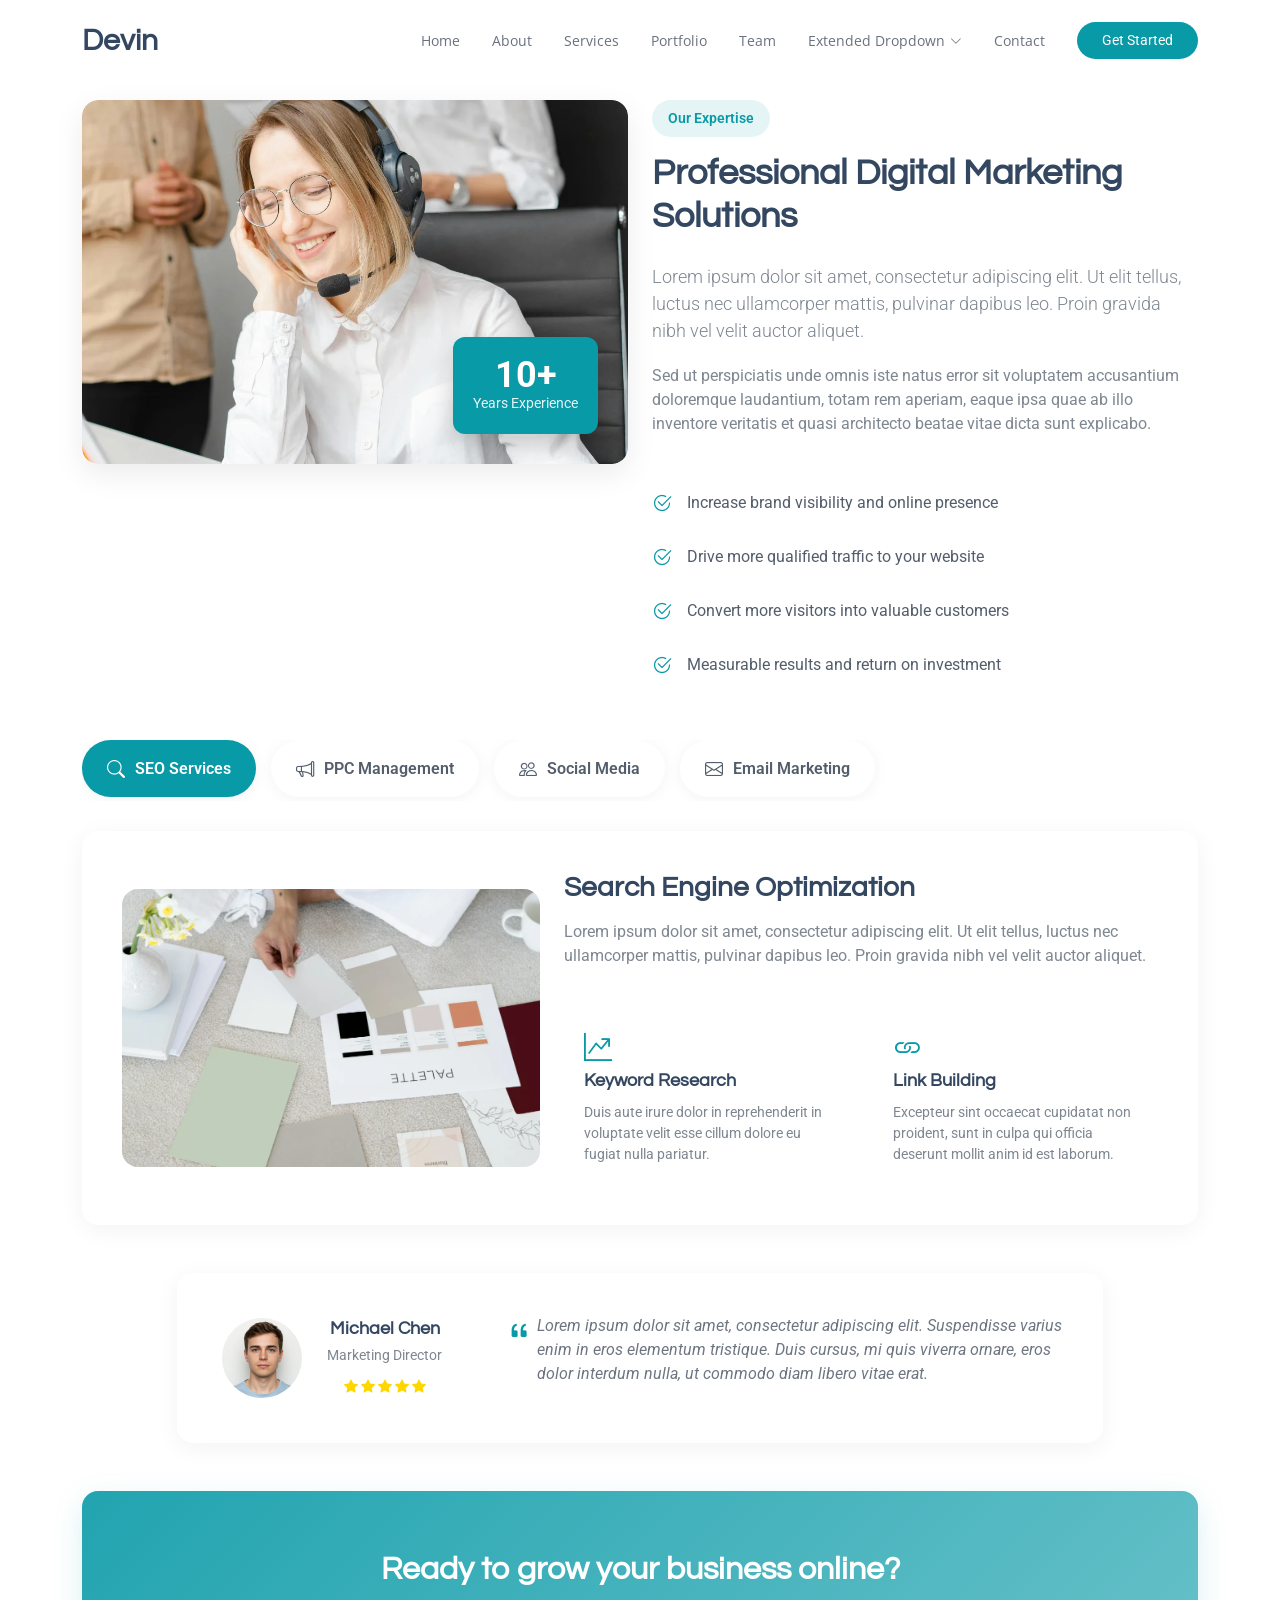
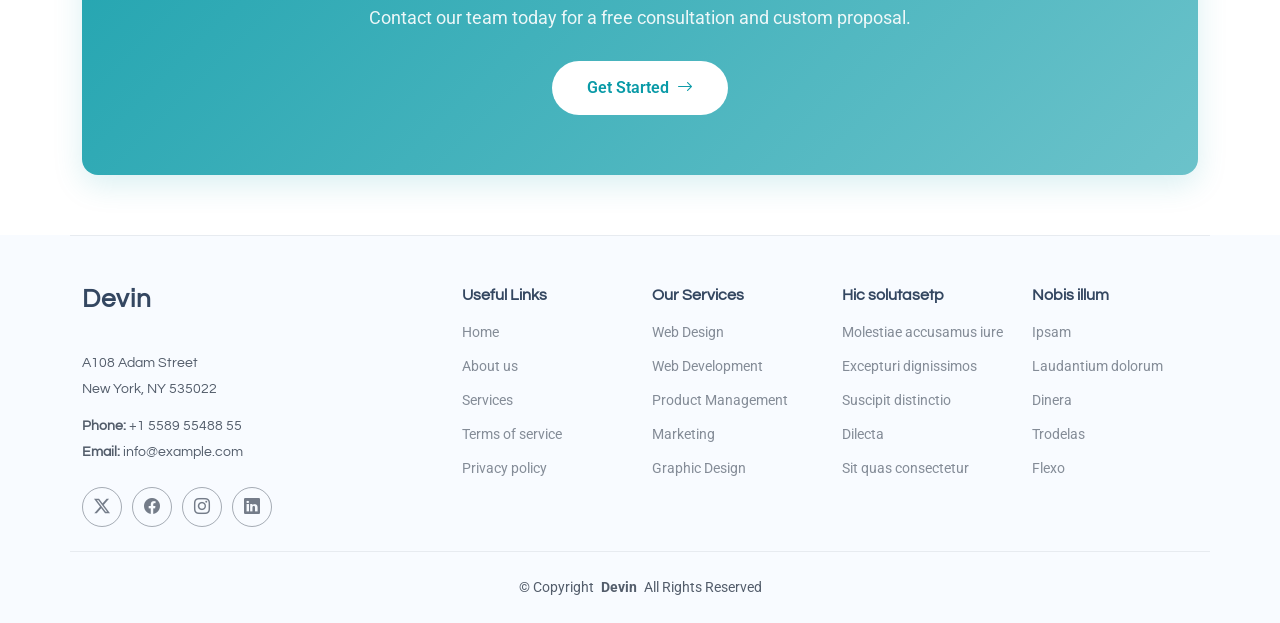
<file: service-details-2.html>
<!DOCTYPE html>
<html lang="en">

<head>
  <meta charset="utf-8">
  <meta content="width=device-width, initial-scale=1.0" name="viewport">
  <title>Service Details 2 - jasapressrelease</title>
  <meta name="description" content="">
  <meta name="keywords" content="">

  <!-- Favicons -->
  <link href="assets/img/favicon.png" rel="icon">
  <link href="assets/img/apple-touch-icon.png" rel="apple-touch-icon">

  <!-- Fonts -->
  <link href="https://fonts.googleapis.com" rel="preconnect">
  <link href="https://fonts.gstatic.com" rel="preconnect" crossorigin>
  <link href="https://fonts.googleapis.com/css2?family=Roboto:ital,wght@0,100;0,300;0,400;0,500;0,700;0,900;1,100;1,300;1,400;1,500;1,700;1,900&family=Open+Sans:ital,wght@0,300;0,400;0,500;0,600;0,700;0,800;1,300;1,400;1,500;1,600;1,700;1,800&family=Questrial:wght@400&display=swap" rel="stylesheet">

  <!-- Vendor CSS Files -->
  <link href="assets/vendor/bootstrap/css/bootstrap.min.css" rel="stylesheet">
  <link href="assets/vendor/bootstrap-icons/bootstrap-icons.css" rel="stylesheet">
  <link href="assets/vendor/glightbox/css/glightbox.min.css" rel="stylesheet">
  <link href="assets/vendor/swiper/swiper-bundle.min.css" rel="stylesheet">

  <!-- Main CSS File -->
  <link href="assets/css/main.css" rel="stylesheet">

</head>

<body class="service-details-2-page">

  <header id="header" class="header d-flex align-items-center fixed-top">
    <div class="container-fluid container-xl position-relative d-flex align-items-center">

      <a href="index.html" class="logo d-flex align-items-center me-auto">
        <!-- Uncomment the line below if you also wish to use an image logo -->
        <!-- <img src="assets/img/logo.webp" alt=""> -->
        <h1 class="sitename">Devin</h1>
      </a>

      <nav id="navmenu" class="navmenu">
        <ul>
          <li><a href="#hero">Home</a></li>
          <li><a href="#about">About</a></li>
          <li><a href="#services">Services</a></li>
          <li><a href="#portfolio">Portfolio</a></li>
          <li><a href="#team">Team</a></li>
          <li class="dropdown extended-dropdown-2"><a href="#"><span>Extended Dropdown</span> <i class="bi bi-chevron-down toggle-dropdown"></i></a>
            <ul>
              <li>
                <a href="#">
                  <div class="menu-item-content">
                    <div class="menu-icon">
                      <i class="bi bi-speedometer2"></i>
                    </div>
                    <div class="menu-text">
                      <span class="menu-title">Analytics Dashboard</span>
                      <span class="menu-description">Track your performance metrics</span>
                    </div>
                  </div>
                  <div class="menu-badge">New</div>
                </a>
              </li>
              <li>
                <a href="#">
                  <div class="menu-item-content">
                    <div class="menu-icon">
                      <i class="bi bi-people"></i>
                    </div>
                    <div class="menu-text">
                      <span class="menu-title">Team Management</span>
                      <span class="menu-description">Manage your team members</span>
                    </div>
                  </div>
                </a>
              </li>
              <li>
                <a href="#">
                  <div class="menu-item-content">
                    <div class="menu-icon">
                      <i class="bi bi-graph-up"></i>
                    </div>
                    <div class="menu-text">
                      <span class="menu-title">Sales Reports</span>
                      <span class="menu-description">Review financial statistics</span>
                    </div>
                  </div>
                  <div class="menu-badge hot">Hot</div>
                </a>
              </li>
              <li>
                <a href="#">
                  <div class="menu-item-content">
                    <div class="menu-icon">
                      <i class="bi bi-shield-lock"></i>
                    </div>
                    <div class="menu-text">
                      <span class="menu-title">Security Center</span>
                      <span class="menu-description">Manage privacy settings</span>
                    </div>
                  </div>
                </a>
              </li>
              <li>
                <a href="#">
                  <div class="menu-item-content">
                    <div class="menu-icon">
                      <i class="bi bi-chat-dots"></i>
                    </div>
                    <div class="menu-text">
                      <span class="menu-title">Message Center</span>
                      <span class="menu-description">Check your notifications</span>
                    </div>
                  </div>
                  <div class="menu-badge updates">5</div>
                </a>
              </li>
            </ul>
          </li>

          <li><a href="#contact">Contact</a></li>

        </ul>
        <i class="mobile-nav-toggle d-xl-none bi bi-list"></i>
      </nav>

      <a class="btn-getstarted" href="index.html#about">Get Started</a>

    </div>
  </header>

  <main class="main">

    <!-- Service Details 3 Section -->
    <section id="service-details-3" class="service-details-3 section">

      <div class="container">

        <div class="row gy-5">

          <div class="col-lg-6">
            <div class="service-main-image">
              <img src="assets/img/services/services-4.webp" alt="" class="img-fluid rounded-4">
              <div class="experience-badge">
                <span>10+</span>
                <p>Years Experience</p>
              </div>
            </div>
          </div>

          <div class="col-lg-6">
            <div class="service-main-content">
              <div class="section-header">
                <span class="section-subtitle">Our Expertise</span>
                <h2>Professional Digital Marketing Solutions</h2>
              </div>
              <p class="lead">
                Lorem ipsum dolor sit amet, consectetur adipiscing elit. Ut elit tellus, luctus nec ullamcorper mattis, pulvinar dapibus leo. Proin gravida nibh vel velit auctor aliquet.
              </p>
              <p>
                Sed ut perspiciatis unde omnis iste natus error sit voluptatem accusantium doloremque laudantium, totam rem aperiam, eaque ipsa quae ab illo inventore veritatis et quasi architecto beatae vitae dicta sunt explicabo.
              </p>

              <ul class="service-benefits">
                <li><i class="bi bi-check2-circle"></i> Increase brand visibility and online presence</li>
                <li><i class="bi bi-check2-circle"></i> Drive more qualified traffic to your website</li>
                <li><i class="bi bi-check2-circle"></i> Convert more visitors into valuable customers</li>
                <li><i class="bi bi-check2-circle"></i> Measurable results and return on investment</li>
              </ul>
            </div>
          </div>

        </div>

        <div class="service-tabs mt-5">
          <ul class="nav nav-tabs" id="service-details-3-tabs" role="tablist">
            <li class="nav-item" role="presentation">
              <button class="nav-link active" id="service-details-3-tab-1-tab" data-bs-toggle="tab" data-bs-target="#service-details-3-tab-1" type="button" role="tab" aria-selected="true">
                <i class="bi bi-search"></i> SEO Services
              </button>
            </li>
            <li class="nav-item" role="presentation">
              <button class="nav-link" id="service-details-3-tab-2-tab" data-bs-toggle="tab" data-bs-target="#service-details-3-tab-2" type="button" role="tab" aria-selected="false">
                <i class="bi bi-megaphone"></i> PPC Management
              </button>
            </li>
            <li class="nav-item" role="presentation">
              <button class="nav-link" id="service-details-3-tab-3-tab" data-bs-toggle="tab" data-bs-target="#service-details-3-tab-3" type="button" role="tab" aria-selected="false">
                <i class="bi bi-people"></i> Social Media
              </button>
            </li>
            <li class="nav-item" role="presentation">
              <button class="nav-link" id="service-details-3-tab-4-tab" data-bs-toggle="tab" data-bs-target="#service-details-3-tab-4" type="button" role="tab" aria-selected="false">
                <i class="bi bi-envelope"></i> Email Marketing
              </button>
            </li>
          </ul>
          <div class="tab-content" id="service-details-3-tabs-content">
            <div class="tab-pane fade show active" id="service-details-3-tab-1" role="tabpanel">
              <div class="row align-items-center">
                <div class="col-lg-5">
                  <img src="assets/img/services/services-5.webp" alt="" class="img-fluid rounded-4">
                </div>
                <div class="col-lg-7">
                  <h3>Search Engine Optimization</h3>
                  <p>Lorem ipsum dolor sit amet, consectetur adipiscing elit. Ut elit tellus, luctus nec ullamcorper mattis, pulvinar dapibus leo. Proin gravida nibh vel velit auctor aliquet.</p>
                  <div class="row gy-4 mt-3">
                    <div class="col-md-6">
                      <div class="feature-item">
                        <i class="bi bi-graph-up-arrow"></i>
                        <h4>Keyword Research</h4>
                        <p>Duis aute irure dolor in reprehenderit in voluptate velit esse cillum dolore eu fugiat nulla pariatur.</p>
                      </div>
                    </div>
                    <div class="col-md-6">
                      <div class="feature-item">
                        <i class="bi bi-link"></i>
                        <h4>Link Building</h4>
                        <p>Excepteur sint occaecat cupidatat non proident, sunt in culpa qui officia deserunt mollit anim id est laborum.</p>
                      </div>
                    </div>
                  </div>
                </div>
              </div>
            </div>

            <div class="tab-pane fade" id="service-details-3-tab-2" role="tabpanel">
              <div class="row align-items-center">
                <div class="col-lg-5">
                  <img src="assets/img/services/services-6.webp" alt="" class="img-fluid rounded-4">
                </div>
                <div class="col-lg-7">
                  <h3>Pay-Per-Click Management</h3>
                  <p>Nemo enim ipsam voluptatem quia voluptas sit aspernatur aut odit aut fugit, sed quia consequuntur magni dolores eos qui ratione voluptatem sequi nesciunt.</p>
                  <div class="row gy-4 mt-3">
                    <div class="col-md-6">
                      <div class="feature-item">
                        <i class="bi bi-google"></i>
                        <h4>Google Ads</h4>
                        <p>Ut enim ad minima veniam, quis nostrum exercitationem ullam corporis suscipit laboriosam.</p>
                      </div>
                    </div>
                    <div class="col-md-6">
                      <div class="feature-item">
                        <i class="bi bi-bar-chart"></i>
                        <h4>Conversion Tracking</h4>
                        <p>Quis autem vel eum iure reprehenderit qui in ea voluptate velit esse quam nihil molestiae consequatur.</p>
                      </div>
                    </div>
                  </div>
                </div>
              </div>
            </div>

            <div class="tab-pane fade" id="service-details-3-tab-3" role="tabpanel">
              <div class="row align-items-center">
                <div class="col-lg-5">
                  <img src="assets/img/services/services-7.webp" alt="" class="img-fluid rounded-4">
                </div>
                <div class="col-lg-7">
                  <h3>Social Media Marketing</h3>
                  <p>At vero eos et accusamus et iusto odio dignissimos ducimus qui blanditiis praesentium voluptatum deleniti atque corrupti quos dolores et quas molestias excepturi sint.</p>
                  <div class="row gy-4 mt-3">
                    <div class="col-md-6">
                      <div class="feature-item">
                        <i class="bi bi-layout-text-window"></i>
                        <h4>Content Creation</h4>
                        <p>Nemo enim ipsam voluptatem quia voluptas sit aspernatur aut odit aut fugit, sed quia consequuntur.</p>
                      </div>
                    </div>
                    <div class="col-md-6">
                      <div class="feature-item">
                        <i class="bi bi-calendar-check"></i>
                        <h4>Scheduling &amp; Analytics</h4>
                        <p>Quisquam est, qui dolorem ipsum quia dolor sit amet, consectetur, adipisci velit, sed quia non numquam.</p>
                      </div>
                    </div>
                  </div>
                </div>
              </div>
            </div>

            <div class="tab-pane fade" id="service-details-3-tab-4" role="tabpanel">
              <div class="row align-items-center">
                <div class="col-lg-5">
                  <img src="assets/img/services/services-8.webp" alt="" class="img-fluid rounded-4">
                </div>
                <div class="col-lg-7">
                  <h3>Email Marketing Campaigns</h3>
                  <p>Temporibus autem quibusdam et aut officiis debitis aut rerum necessitatibus saepe eveniet ut et voluptates repudiandae sint et molestiae non recusandae.</p>
                  <div class="row gy-4 mt-3">
                    <div class="col-md-6">
                      <div class="feature-item">
                        <i class="bi bi-envelope-check"></i>
                        <h4>Automated Sequences</h4>
                        <p>Itaque earum rerum hic tenetur a sapiente delectus, ut aut reiciendis voluptatibus maiores.</p>
                      </div>
                    </div>
                    <div class="col-md-6">
                      <div class="feature-item">
                        <i class="bi bi-pie-chart"></i>
                        <h4>Analytics &amp; Reporting</h4>
                        <p>Ut aut reiciendis voluptatibus maiores alias consequatur aut perferendis doloribus asperiores repellat.</p>
                      </div>
                    </div>
                  </div>
                </div>
              </div>
            </div>
          </div>
        </div>

        <div class="service-testimonial mt-5">
          <div class="row">
            <div class="col-lg-10 mx-auto">
              <div class="testimonial-card">
                <div class="row align-items-center">
                  <div class="col-md-4">
                    <div class="client-info d-flex align-items-center">
                      <img src="assets/img/person/person-m-5.webp" class="img-fluid rounded-circle" alt="">
                      <div>
                        <h4>Michael Chen</h4>
                        <p>Marketing Director</p>
                        <div class="stars">
                          <i class="bi bi-star-fill"></i>
                          <i class="bi bi-star-fill"></i>
                          <i class="bi bi-star-fill"></i>
                          <i class="bi bi-star-fill"></i>
                          <i class="bi bi-star-fill"></i>
                        </div>
                      </div>
                    </div>
                  </div>
                  <div class="col-md-8">
                    <div class="quote">
                      <i class="bi bi-quote"></i>
                      <p>Lorem ipsum dolor sit amet, consectetur adipiscing elit. Suspendisse varius enim in eros elementum tristique. Duis cursus, mi quis viverra ornare, eros dolor interdum nulla, ut commodo diam libero vitae erat.</p>
                    </div>
                  </div>
                </div>
              </div>
            </div>
          </div>
        </div>

        <div class="service-cta mt-5 text-center">
          <h3>Ready to grow your business online?</h3>
          <p>Contact our team today for a free consultation and custom proposal.</p>
          <a href="#" class="btn-service">Get Started <i class="bi bi-arrow-right"></i></a>
        </div>

      </div>

    </section><!-- /Service Details 3 Section -->

  </main>

  <footer id="footer" class="footer light-background">

    <div class="container footer-top">
      <div class="row gy-4">
        <div class="col-lg-4 col-md-6 footer-about">
          <a href="index.html" class="logo d-flex align-items-center">
            <span class="sitename">Devin</span>
          </a>
          <div class="footer-contact pt-3">
            <p>A108 Adam Street</p>
            <p>New York, NY 535022</p>
            <p class="mt-3"><strong>Phone:</strong> <span>+1 5589 55488 55</span></p>
            <p><strong>Email:</strong> <span>info@example.com</span></p>
          </div>
          <div class="social-links d-flex mt-4">
            <a href=""><i class="bi bi-twitter-x"></i></a>
            <a href=""><i class="bi bi-facebook"></i></a>
            <a href=""><i class="bi bi-instagram"></i></a>
            <a href=""><i class="bi bi-linkedin"></i></a>
          </div>
        </div>

        <div class="col-lg-2 col-md-3 footer-links">
          <h4>Useful Links</h4>
          <ul>
            <li><a href="#">Home</a></li>
            <li><a href="#">About us</a></li>
            <li><a href="#">Services</a></li>
            <li><a href="#">Terms of service</a></li>
            <li><a href="#">Privacy policy</a></li>
          </ul>
        </div>

        <div class="col-lg-2 col-md-3 footer-links">
          <h4>Our Services</h4>
          <ul>
            <li><a href="#">Web Design</a></li>
            <li><a href="#">Web Development</a></li>
            <li><a href="#">Product Management</a></li>
            <li><a href="#">Marketing</a></li>
            <li><a href="#">Graphic Design</a></li>
          </ul>
        </div>

        <div class="col-lg-2 col-md-3 footer-links">
          <h4>Hic solutasetp</h4>
          <ul>
            <li><a href="#">Molestiae accusamus iure</a></li>
            <li><a href="#">Excepturi dignissimos</a></li>
            <li><a href="#">Suscipit distinctio</a></li>
            <li><a href="#">Dilecta</a></li>
            <li><a href="#">Sit quas consectetur</a></li>
          </ul>
        </div>

        <div class="col-lg-2 col-md-3 footer-links">
          <h4>Nobis illum</h4>
          <ul>
            <li><a href="#">Ipsam</a></li>
            <li><a href="#">Laudantium dolorum</a></li>
            <li><a href="#">Dinera</a></li>
            <li><a href="#">Trodelas</a></li>
            <li><a href="#">Flexo</a></li>
          </ul>
        </div>

      </div>
    </div>

    <div class="container copyright text-center mt-4">
      <p>© <span>Copyright</span> <strong class="px-1 sitename">Devin</strong> <span>All Rights Reserved</span></p>

    </div>

  </footer>

  <!-- Scroll Top -->
  <a href="#" id="scroll-top" class="scroll-top d-flex align-items-center justify-content-center"><i class="bi bi-arrow-up-short"></i></a>

  <!-- Vendor JS Files -->
  <script src="assets/vendor/bootstrap/js/bootstrap.bundle.min.js"></script>
  <script src="assets/vendor/php-email-form/validate.js"></script>
  <script src="assets/vendor/glightbox/js/glightbox.min.js"></script>
  <script src="assets/vendor/swiper/swiper-bundle.min.js"></script>
  <script src="assets/vendor/purecounter/purecounter_vanilla.js"></script>
  <script src="assets/vendor/imagesloaded/imagesloaded.pkgd.min.js"></script>
  <script src="assets/vendor/isotope-layout/isotope.pkgd.min.js"></script>

  <!-- Main JS File -->
  <script src="assets/js/main.js"></script>

</body>

</html>
</file>
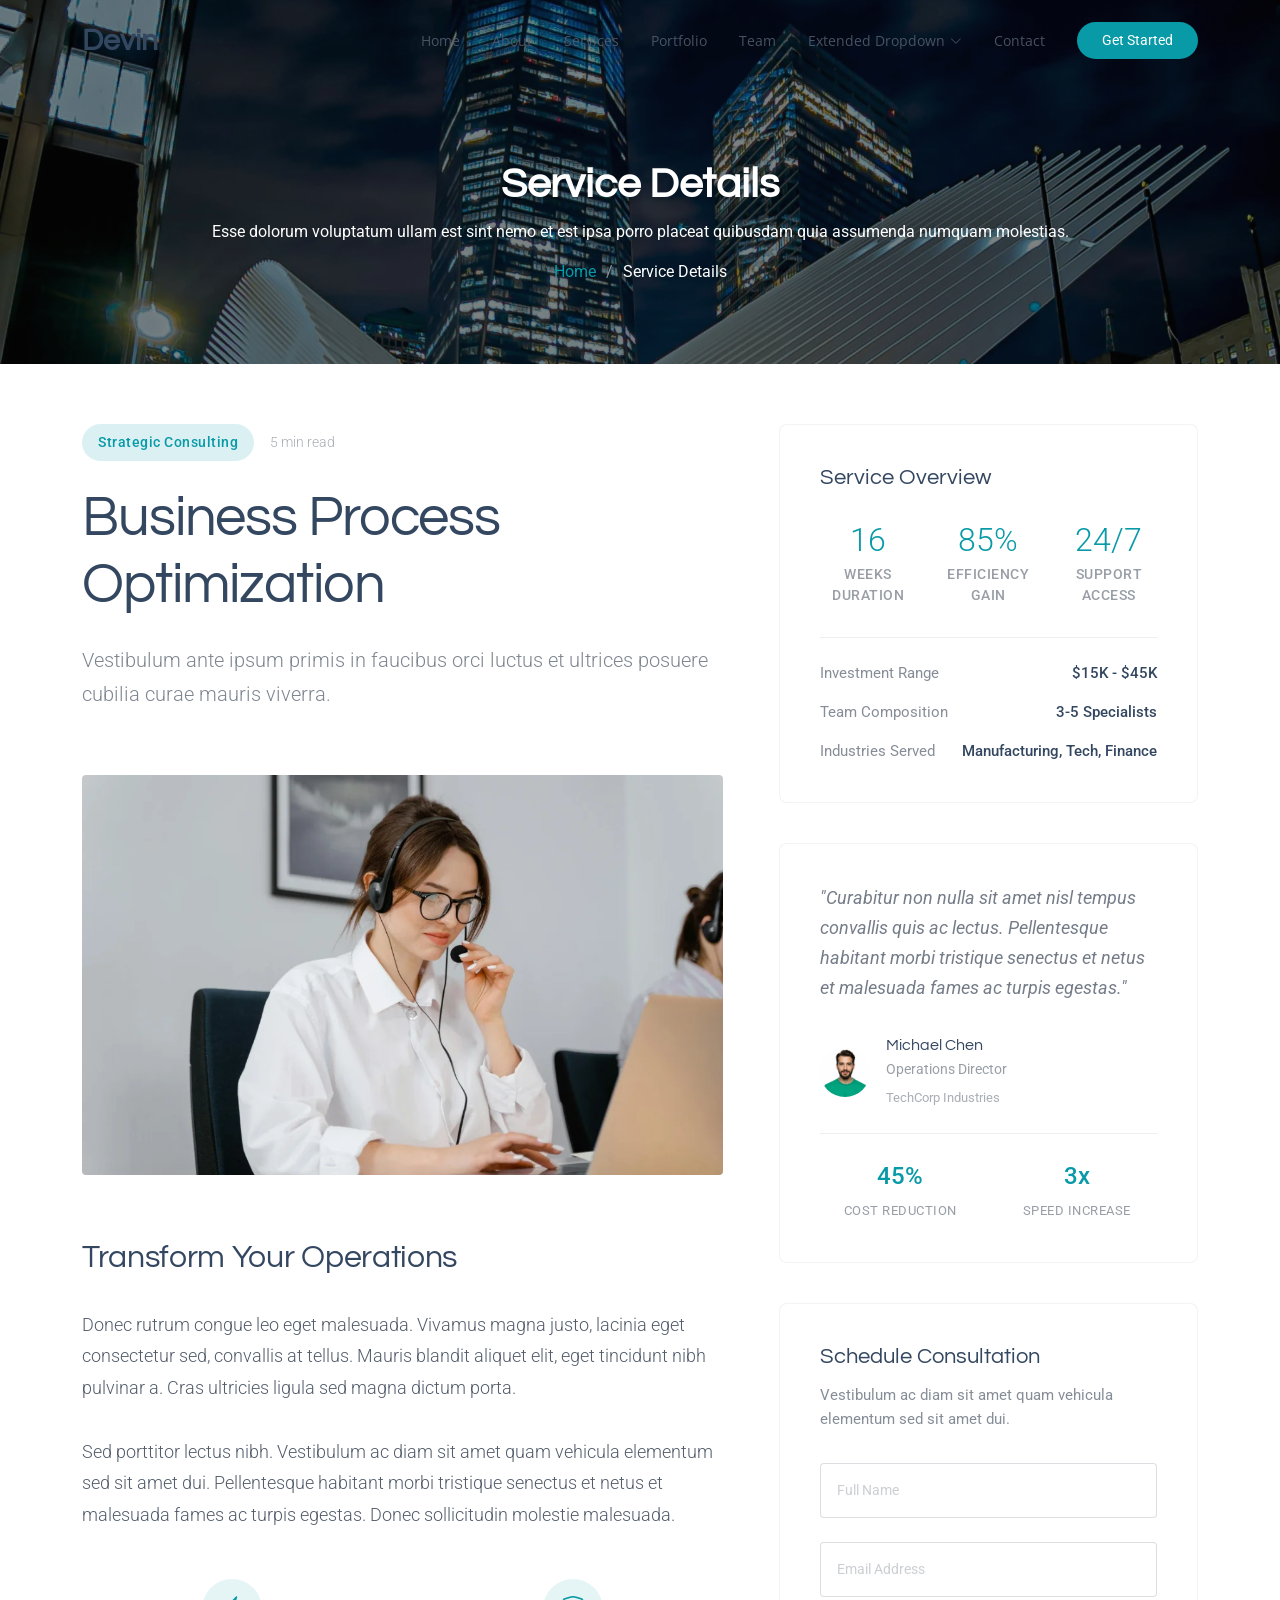
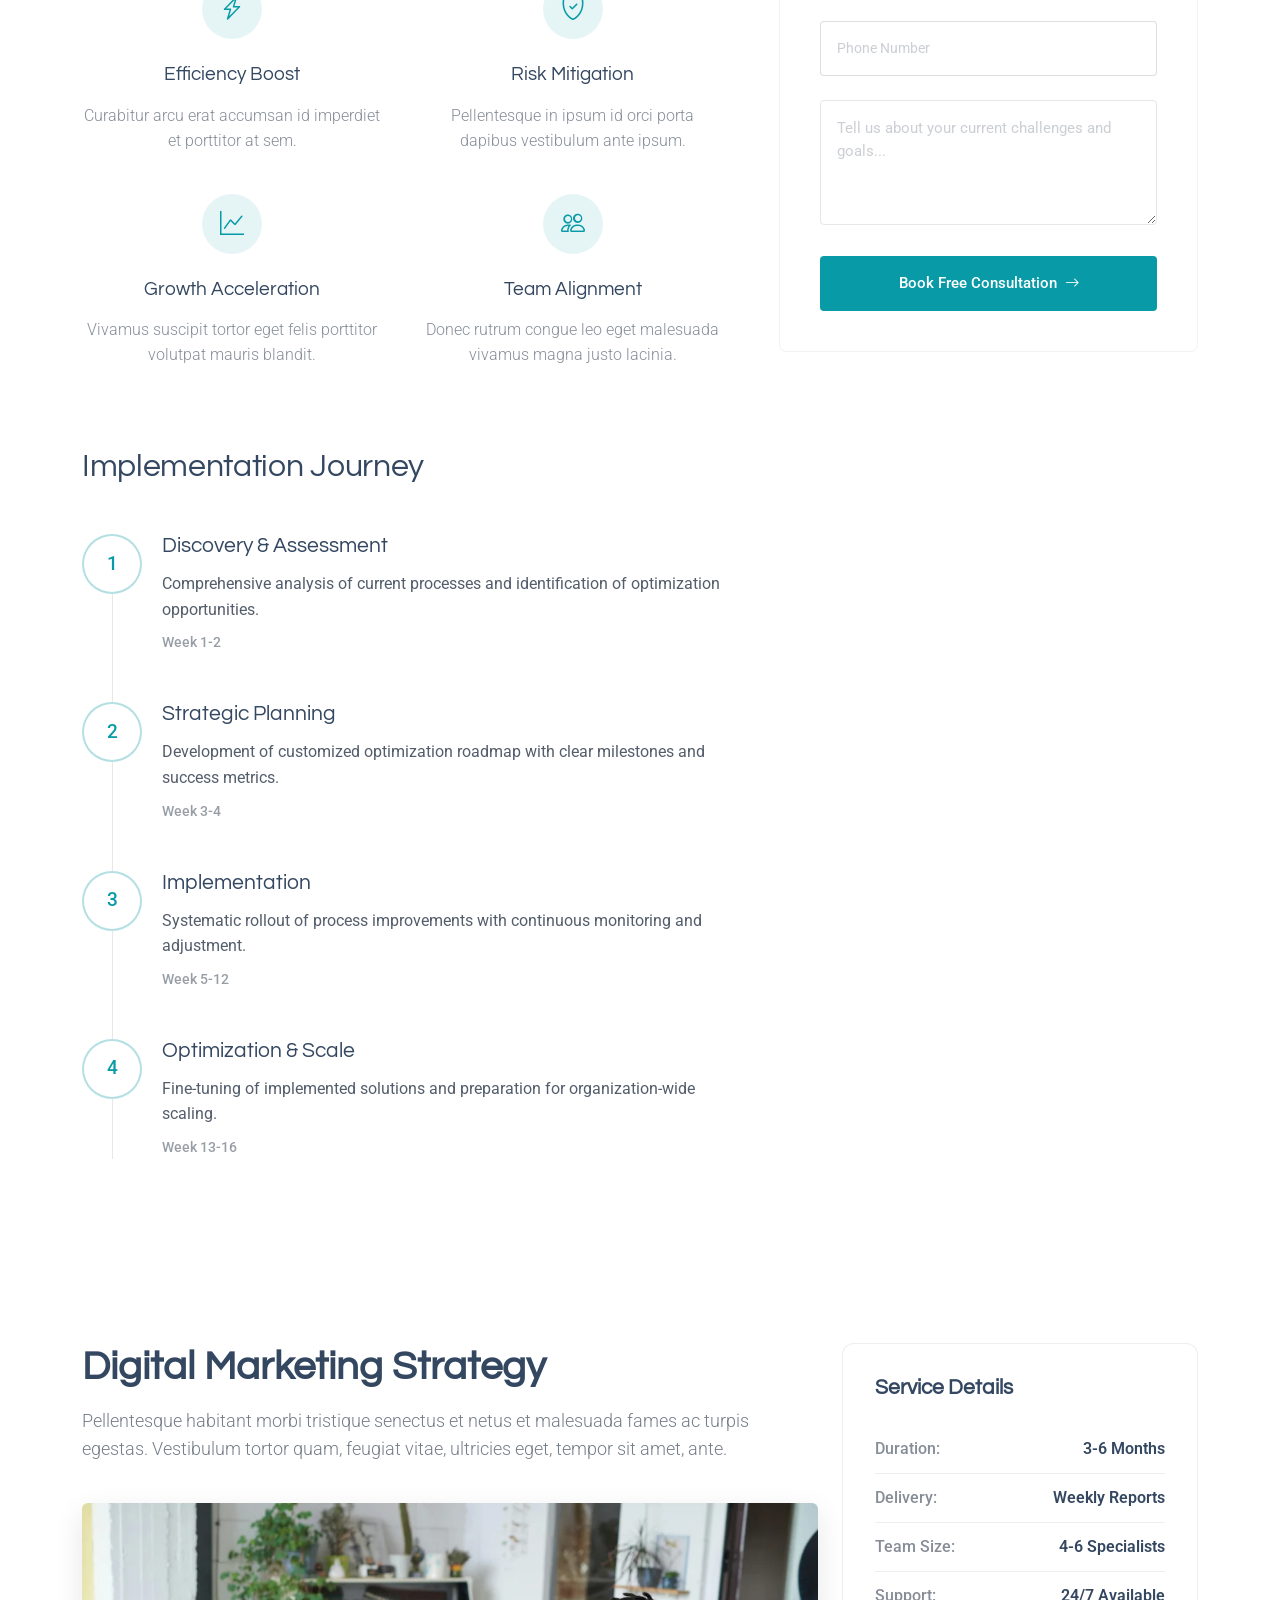
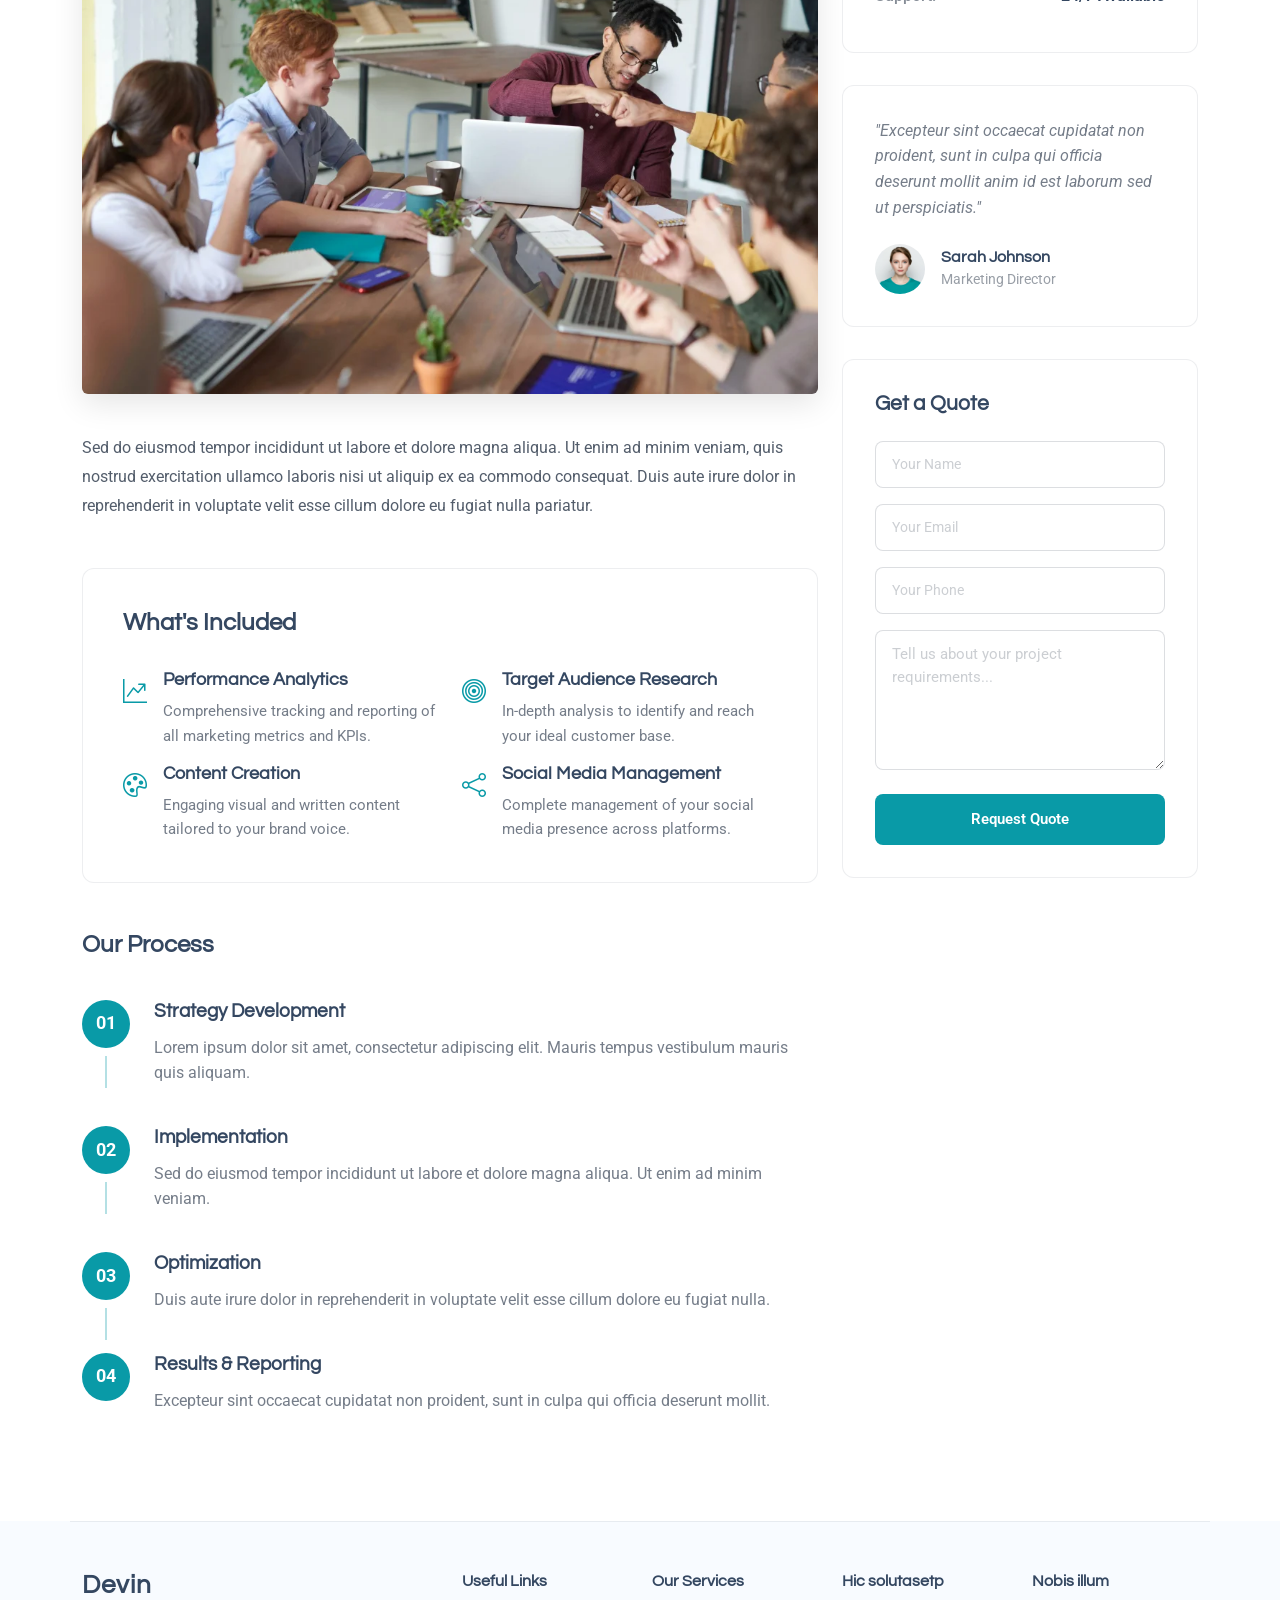
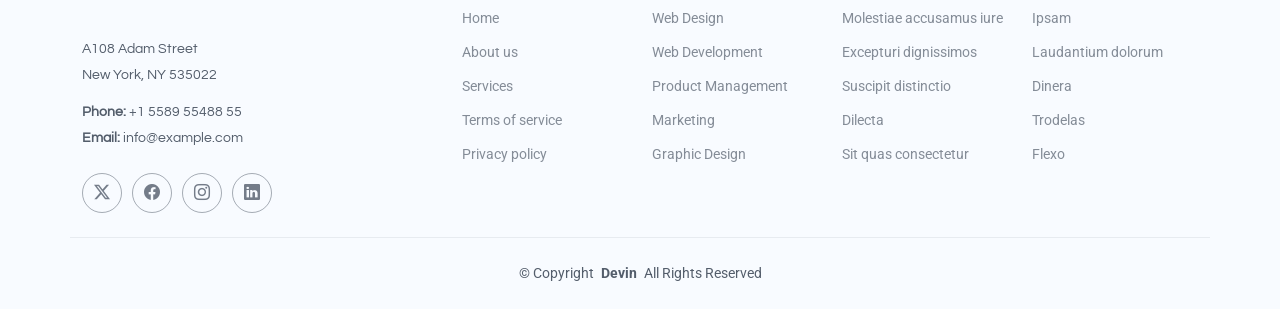
<file: service-details.html>
<!DOCTYPE html>
<html lang="en">

<head>
  <meta charset="utf-8">
  <meta content="width=device-width, initial-scale=1.0" name="viewport">
  <title>Service Details - jasapressrelease</title>
  <meta name="description" content="">
  <meta name="keywords" content="">

  <!-- Favicons -->
  <link href="assets/img/favicon.png" rel="icon">
  <link href="assets/img/apple-touch-icon.png" rel="apple-touch-icon">

  <!-- Fonts -->
  <link href="https://fonts.googleapis.com" rel="preconnect">
  <link href="https://fonts.gstatic.com" rel="preconnect" crossorigin>
  <link href="https://fonts.googleapis.com/css2?family=Roboto:ital,wght@0,100;0,300;0,400;0,500;0,700;0,900;1,100;1,300;1,400;1,500;1,700;1,900&family=Open+Sans:ital,wght@0,300;0,400;0,500;0,600;0,700;0,800;1,300;1,400;1,500;1,600;1,700;1,800&family=Questrial:wght@400&display=swap" rel="stylesheet">

  <!-- Vendor CSS Files -->
  <link href="assets/vendor/bootstrap/css/bootstrap.min.css" rel="stylesheet">
  <link href="assets/vendor/bootstrap-icons/bootstrap-icons.css" rel="stylesheet">
  <link href="assets/vendor/glightbox/css/glightbox.min.css" rel="stylesheet">
  <link href="assets/vendor/swiper/swiper-bundle.min.css" rel="stylesheet">

  <!-- Main CSS File -->
  <link href="assets/css/main.css" rel="stylesheet">

</head>

<body class="service-details-page">

  <header id="header" class="header d-flex align-items-center fixed-top">
    <div class="container-fluid container-xl position-relative d-flex align-items-center">

      <a href="index.html" class="logo d-flex align-items-center me-auto">
        <!-- Uncomment the line below if you also wish to use an image logo -->
        <!-- <img src="assets/img/logo.webp" alt=""> -->
        <h1 class="sitename">Devin</h1>
      </a>

      <nav id="navmenu" class="navmenu">
        <ul>
          <li><a href="#hero">Home</a></li>
          <li><a href="#about">About</a></li>
          <li><a href="#services">Services</a></li>
          <li><a href="#portfolio">Portfolio</a></li>
          <li><a href="#team">Team</a></li>
          <li class="dropdown extended-dropdown-2"><a href="#"><span>Extended Dropdown</span> <i class="bi bi-chevron-down toggle-dropdown"></i></a>
            <ul>
              <li>
                <a href="#">
                  <div class="menu-item-content">
                    <div class="menu-icon">
                      <i class="bi bi-speedometer2"></i>
                    </div>
                    <div class="menu-text">
                      <span class="menu-title">Analytics Dashboard</span>
                      <span class="menu-description">Track your performance metrics</span>
                    </div>
                  </div>
                  <div class="menu-badge">New</div>
                </a>
              </li>
              <li>
                <a href="#">
                  <div class="menu-item-content">
                    <div class="menu-icon">
                      <i class="bi bi-people"></i>
                    </div>
                    <div class="menu-text">
                      <span class="menu-title">Team Management</span>
                      <span class="menu-description">Manage your team members</span>
                    </div>
                  </div>
                </a>
              </li>
              <li>
                <a href="#">
                  <div class="menu-item-content">
                    <div class="menu-icon">
                      <i class="bi bi-graph-up"></i>
                    </div>
                    <div class="menu-text">
                      <span class="menu-title">Sales Reports</span>
                      <span class="menu-description">Review financial statistics</span>
                    </div>
                  </div>
                  <div class="menu-badge hot">Hot</div>
                </a>
              </li>
              <li>
                <a href="#">
                  <div class="menu-item-content">
                    <div class="menu-icon">
                      <i class="bi bi-shield-lock"></i>
                    </div>
                    <div class="menu-text">
                      <span class="menu-title">Security Center</span>
                      <span class="menu-description">Manage privacy settings</span>
                    </div>
                  </div>
                </a>
              </li>
              <li>
                <a href="#">
                  <div class="menu-item-content">
                    <div class="menu-icon">
                      <i class="bi bi-chat-dots"></i>
                    </div>
                    <div class="menu-text">
                      <span class="menu-title">Message Center</span>
                      <span class="menu-description">Check your notifications</span>
                    </div>
                  </div>
                  <div class="menu-badge updates">5</div>
                </a>
              </li>
            </ul>
          </li>

          <li><a href="#contact">Contact</a></li>

        </ul>
        <i class="mobile-nav-toggle d-xl-none bi bi-list"></i>
      </nav>

      <a class="btn-getstarted" href="index.html#about">Get Started</a>

    </div>
  </header>

  <main class="main">

    <!-- Page Title -->
    <div class="page-title dark-background" style="background-image: url(assets/img/bg/bg-7.webp);">
      <div class="container position-relative">
        <h1>Service Details</h1>
        <p>Esse dolorum voluptatum ullam est sint nemo et est ipsa porro placeat quibusdam quia assumenda numquam molestias.</p>
        <nav class="breadcrumbs">
          <ol>
            <li><a href="index.html">Home</a></li>
            <li class="current">Service Details</li>
          </ol>
        </nav>
      </div>
    </div><!-- End Page Title -->

    <!-- Service Details Section -->
    <section id="service-details" class="service-details section">

      <div class="container">

        <div class="row">

          <!-- Main Content Area -->
          <div class="col-lg-7">

            <!-- Hero Service Introduction -->
            <div class="service-hero">
              <div class="service-meta">
                <span class="service-category">Strategic Consulting</span>
                <span class="reading-time">5 min read</span>
              </div>
              <h1>Business Process Optimization</h1>
              <p class="service-description">Vestibulum ante ipsum primis in faucibus orci luctus et ultrices posuere cubilia curae mauris viverra.</p>
            </div>

            <!-- Service Visual -->
            <div class="service-visual">
              <img src="assets/img/services/services-7.webp" alt="Business Process Optimization" class="img-fluid">
            </div>

            <!-- Service Content -->
            <div class="service-narrative">
              <h3>Transform Your Operations</h3>
              <p>Donec rutrum congue leo eget malesuada. Vivamus magna justo, lacinia eget consectetur sed, convallis at tellus. Mauris blandit aliquet elit, eget tincidunt nibh pulvinar a. Cras ultricies ligula sed magna dictum porta.</p>

              <p>Sed porttitor lectus nibh. Vestibulum ac diam sit amet quam vehicula elementum sed sit amet dui. Pellentesque habitant morbi tristique senectus et netus et malesuada fames ac turpis egestas. Donec sollicitudin molestie malesuada.</p>

              <!-- Key Benefits Grid -->
              <div class="benefits-grid">
                <div class="benefit-card">
                  <div class="benefit-icon">
                    <i class="bi bi-lightning-charge"></i>
                  </div>
                  <h4>Efficiency Boost</h4>
                  <p>Curabitur arcu erat accumsan id imperdiet et porttitor at sem.</p>
                </div>

                <div class="benefit-card">
                  <div class="benefit-icon">
                    <i class="bi bi-shield-check"></i>
                  </div>
                  <h4>Risk Mitigation</h4>
                  <p>Pellentesque in ipsum id orci porta dapibus vestibulum ante ipsum.</p>
                </div>

                <div class="benefit-card">
                  <div class="benefit-icon">
                    <i class="bi bi-graph-up"></i>
                  </div>
                  <h4>Growth Acceleration</h4>
                  <p>Vivamus suscipit tortor eget felis porttitor volutpat mauris blandit.</p>
                </div>

                <div class="benefit-card">
                  <div class="benefit-icon">
                    <i class="bi bi-people"></i>
                  </div>
                  <h4>Team Alignment</h4>
                  <p>Donec rutrum congue leo eget malesuada vivamus magna justo lacinia.</p>
                </div>
              </div>

            </div>

            <!-- Implementation Timeline -->
            <div class="timeline-section">
              <h3>Implementation Journey</h3>
              <div class="timeline">
                <div class="timeline-item">
                  <div class="timeline-marker">
                    <span>1</span>
                  </div>
                  <div class="timeline-content">
                    <h4>Discovery &amp; Assessment</h4>
                    <p>Comprehensive analysis of current processes and identification of optimization opportunities.</p>
                    <small>Week 1-2</small>
                  </div>
                </div>

                <div class="timeline-item">
                  <div class="timeline-marker">
                    <span>2</span>
                  </div>
                  <div class="timeline-content">
                    <h4>Strategic Planning</h4>
                    <p>Development of customized optimization roadmap with clear milestones and success metrics.</p>
                    <small>Week 3-4</small>
                  </div>
                </div>

                <div class="timeline-item">
                  <div class="timeline-marker">
                    <span>3</span>
                  </div>
                  <div class="timeline-content">
                    <h4>Implementation</h4>
                    <p>Systematic rollout of process improvements with continuous monitoring and adjustment.</p>
                    <small>Week 5-12</small>
                  </div>
                </div>

                <div class="timeline-item">
                  <div class="timeline-marker">
                    <span>4</span>
                  </div>
                  <div class="timeline-content">
                    <h4>Optimization &amp; Scale</h4>
                    <p>Fine-tuning of implemented solutions and preparation for organization-wide scaling.</p>
                    <small>Week 13-16</small>
                  </div>
                </div>
              </div>
            </div>

          </div><!-- End Main Content -->

          <!-- Service Sidebar -->
          <div class="col-lg-5">
            <div class="service-sidebar">

              <!-- Service Overview Card -->
              <div class="overview-card">
                <div class="overview-header">
                  <h4>Service Overview</h4>
                </div>
                <div class="overview-stats">
                  <div class="stat-item">
                    <div class="stat-number">16</div>
                    <div class="stat-label">Weeks Duration</div>
                  </div>
                  <div class="stat-item">
                    <div class="stat-number">85%</div>
                    <div class="stat-label">Efficiency Gain</div>
                  </div>
                  <div class="stat-item">
                    <div class="stat-number">24/7</div>
                    <div class="stat-label">Support Access</div>
                  </div>
                </div>

                <div class="overview-details">
                  <div class="detail-row">
                    <span class="detail-label">Investment Range</span>
                    <span class="detail-value">$15K - $45K</span>
                  </div>
                  <div class="detail-row">
                    <span class="detail-label">Team Composition</span>
                    <span class="detail-value">3-5 Specialists</span>
                  </div>
                  <div class="detail-row">
                    <span class="detail-label">Industries Served</span>
                    <span class="detail-value">Manufacturing, Tech, Finance</span>
                  </div>
                </div>
              </div>

              <!-- Client Success Story -->
              <div class="success-story">
                <div class="story-quote">
                  <p>"Curabitur non nulla sit amet nisl tempus convallis quis ac lectus. Pellentesque habitant morbi tristique senectus et netus et malesuada fames ac turpis egestas."</p>
                </div>
                <div class="story-author">
                  <img src="assets/img/person/person-m-8.webp" alt="Michael Chen" class="author-avatar">
                  <div class="author-details">
                    <h5>Michael Chen</h5>
                    <span>Operations Director</span>
                    <small>TechCorp Industries</small>
                  </div>
                </div>
                <div class="story-metrics">
                  <div class="metric">
                    <span class="metric-value">45%</span>
                    <span class="metric-label">Cost Reduction</span>
                  </div>
                  <div class="metric">
                    <span class="metric-value">3x</span>
                    <span class="metric-label">Speed Increase</span>
                  </div>
                </div>
              </div>

              <!-- Consultation Form -->
              <div class="consultation-form">
                <div class="form-header">
                  <h4>Schedule Consultation</h4>
                  <p>Vestibulum ac diam sit amet quam vehicula elementum sed sit amet dui.</p>
                </div>

                <form action="forms/consultation.php" method="post" class="php-email-form">
                  <div class="form-group">
                    <input type="text" name="name" class="form-input" placeholder="Full Name" required="">
                  </div>

                  <div class="form-group">
                    <input type="email" name="email" class="form-input" placeholder="Email Address" required="">
                  </div>

                  <div class="form-group">
                    <input type="tel" name="phone" class="form-input" placeholder="Phone Number">
                  </div>

                  <input type="hidden" name="subject" value="Business Process Optimization Consultation">

                  <div class="form-group">
                    <textarea name="message" class="form-input" rows="4" placeholder="Tell us about your current challenges and goals..." required=""></textarea>
                  </div>

                  <div class="loading">Loading</div>
                  <div class="error-message"></div>
                  <div class="sent-message">Your consultation request has been sent. Thank you!</div>

                  <button type="submit" class="btn-consultation">
                    <span>Book Free Consultation</span>
                    <i class="bi bi-arrow-right"></i>
                  </button>
                </form>
              </div>

            </div>
          </div><!-- End Sidebar -->

        </div>

      </div>

    </section><!-- /Service Details Section -->

    <!-- Service Details 2 Section -->
    <section id="service-details-2" class="service-details-2 section">

      <div class="container">

        <div class="row gy-4">

          <!-- Service Overview -->
          <div class="col-lg-8">
            <div class="service-content">
              <h2>Digital Marketing Strategy</h2>
              <p class="lead">Pellentesque habitant morbi tristique senectus et netus et malesuada fames ac turpis egestas. Vestibulum tortor quam, feugiat vitae, ultricies eget, tempor sit amet, ante.</p>

              <div class="service-image">
                <img src="assets/img/services/services-3.webp" alt="Digital Marketing" class="img-fluid rounded">
              </div>

              <p>Sed do eiusmod tempor incididunt ut labore et dolore magna aliqua. Ut enim ad minim veniam, quis nostrud exercitation ullamco laboris nisi ut aliquip ex ea commodo consequat. Duis aute irure dolor in reprehenderit in voluptate velit esse cillum dolore eu fugiat nulla pariatur.</p>

              <!-- Service Features -->
              <div class="service-features">
                <h4>What's Included</h4>
                <div class="row gy-3">
                  <div class="col-md-6">
                    <div class="feature-item">
                      <i class="bi bi-graph-up-arrow flex-shrink-0"></i>
                      <div>
                        <h5>Performance Analytics</h5>
                        <p>Comprehensive tracking and reporting of all marketing metrics and KPIs.</p>
                      </div>
                    </div>
                  </div>
                  <div class="col-md-6">
                    <div class="feature-item">
                      <i class="bi bi-bullseye flex-shrink-0"></i>
                      <div>
                        <h5>Target Audience Research</h5>
                        <p>In-depth analysis to identify and reach your ideal customer base.</p>
                      </div>
                    </div>
                  </div>
                  <div class="col-md-6">
                    <div class="feature-item">
                      <i class="bi bi-palette flex-shrink-0"></i>
                      <div>
                        <h5>Content Creation</h5>
                        <p>Engaging visual and written content tailored to your brand voice.</p>
                      </div>
                    </div>
                  </div>
                  <div class="col-md-6">
                    <div class="feature-item">
                      <i class="bi bi-share flex-shrink-0"></i>
                      <div>
                        <h5>Social Media Management</h5>
                        <p>Complete management of your social media presence across platforms.</p>
                      </div>
                    </div>
                  </div>
                </div>
              </div>

              <!-- Process Steps -->
              <div class="service-process">
                <h4>Our Process</h4>
                <div class="process-steps">
                  <div class="step-item">
                    <div class="step-number">01</div>
                    <div class="step-content">
                      <h5>Strategy Development</h5>
                      <p>Lorem ipsum dolor sit amet, consectetur adipiscing elit. Mauris tempus vestibulum mauris quis aliquam.</p>
                    </div>
                  </div>
                  <div class="step-item">
                    <div class="step-number">02</div>
                    <div class="step-content">
                      <h5>Implementation</h5>
                      <p>Sed do eiusmod tempor incididunt ut labore et dolore magna aliqua. Ut enim ad minim veniam.</p>
                    </div>
                  </div>
                  <div class="step-item">
                    <div class="step-number">03</div>
                    <div class="step-content">
                      <h5>Optimization</h5>
                      <p>Duis aute irure dolor in reprehenderit in voluptate velit esse cillum dolore eu fugiat nulla.</p>
                    </div>
                  </div>
                  <div class="step-item">
                    <div class="step-number">04</div>
                    <div class="step-content">
                      <h5>Results &amp; Reporting</h5>
                      <p>Excepteur sint occaecat cupidatat non proident, sunt in culpa qui officia deserunt mollit.</p>
                    </div>
                  </div>
                </div>
              </div>

            </div>
          </div><!-- End Service Content -->

          <!-- Sidebar -->
          <div class="col-lg-4">
            <div class="sidebar">

              <!-- Service Quick Facts -->
              <div class="service-info">
                <h4>Service Details</h4>
                <ul class="service-facts">
                  <li>
                    <span class="fact-label">Duration:</span>
                    <span class="fact-value">3-6 Months</span>
                  </li>
                  <li>
                    <span class="fact-label">Delivery:</span>
                    <span class="fact-value">Weekly Reports</span>
                  </li>
                  <li>
                    <span class="fact-label">Team Size:</span>
                    <span class="fact-value">4-6 Specialists</span>
                  </li>
                  <li>
                    <span class="fact-label">Support:</span>
                    <span class="fact-value">24/7 Available</span>
                  </li>
                </ul>
              </div>

              <!-- Testimonial -->
              <div class="service-testimonial">
                <div class="testimonial-content">
                  <p>"Excepteur sint occaecat cupidatat non proident, sunt in culpa qui officia deserunt mollit anim id est laborum sed ut perspiciatis."</p>
                  <div class="testimonial-author">
                    <img src="assets/img/person/person-f-3.webp" alt="Sarah Johnson" class="author-image">
                    <div class="author-info">
                      <h5>Sarah Johnson</h5>
                      <span>Marketing Director</span>
                    </div>
                  </div>
                </div>
              </div>

              <!-- Contact Form -->
              <div class="inquiry-form">
                <h4>Get a Quote</h4>
                <form action="forms/get-a-quote.php" method="post" class="php-email-form">
                  <div class="form-group mb-3">
                    <input type="text" name="name" class="form-control" id="name" placeholder="Your Name" required="">
                  </div>
                  <div class="form-group mb-3">
                    <input type="email" name="email" class="form-control" id="email" placeholder="Your Email" required="">
                  </div>
                  <div class="form-group mb-3">
                    <input type="tel" name="phone" class="form-control" id="phone" placeholder="Your Phone">
                  </div>
                  <input type="hidden" name="subect" value="Service Quote Request">
                  <div class="form-group mb-4">
                    <textarea class="form-control" name="message" rows="5" placeholder="Tell us about your project requirements..." required=""></textarea>
                  </div>
                  <div class="loading">Loading</div>
                  <div class="error-message"></div>
                  <div class="sent-message">Your message has been sent. Thank you!</div>
                  <button type="submit" class="btn-submit w-100">Request Quote</button>
                </form>
              </div>

            </div>
          </div><!-- End Sidebar -->

        </div>

      </div>

    </section><!-- /Service Details 2 Section -->

  </main>

  <footer id="footer" class="footer light-background">

    <div class="container footer-top">
      <div class="row gy-4">
        <div class="col-lg-4 col-md-6 footer-about">
          <a href="index.html" class="logo d-flex align-items-center">
            <span class="sitename">Devin</span>
          </a>
          <div class="footer-contact pt-3">
            <p>A108 Adam Street</p>
            <p>New York, NY 535022</p>
            <p class="mt-3"><strong>Phone:</strong> <span>+1 5589 55488 55</span></p>
            <p><strong>Email:</strong> <span>info@example.com</span></p>
          </div>
          <div class="social-links d-flex mt-4">
            <a href=""><i class="bi bi-twitter-x"></i></a>
            <a href=""><i class="bi bi-facebook"></i></a>
            <a href=""><i class="bi bi-instagram"></i></a>
            <a href=""><i class="bi bi-linkedin"></i></a>
          </div>
        </div>

        <div class="col-lg-2 col-md-3 footer-links">
          <h4>Useful Links</h4>
          <ul>
            <li><a href="#">Home</a></li>
            <li><a href="#">About us</a></li>
            <li><a href="#">Services</a></li>
            <li><a href="#">Terms of service</a></li>
            <li><a href="#">Privacy policy</a></li>
          </ul>
        </div>

        <div class="col-lg-2 col-md-3 footer-links">
          <h4>Our Services</h4>
          <ul>
            <li><a href="#">Web Design</a></li>
            <li><a href="#">Web Development</a></li>
            <li><a href="#">Product Management</a></li>
            <li><a href="#">Marketing</a></li>
            <li><a href="#">Graphic Design</a></li>
          </ul>
        </div>

        <div class="col-lg-2 col-md-3 footer-links">
          <h4>Hic solutasetp</h4>
          <ul>
            <li><a href="#">Molestiae accusamus iure</a></li>
            <li><a href="#">Excepturi dignissimos</a></li>
            <li><a href="#">Suscipit distinctio</a></li>
            <li><a href="#">Dilecta</a></li>
            <li><a href="#">Sit quas consectetur</a></li>
          </ul>
        </div>

        <div class="col-lg-2 col-md-3 footer-links">
          <h4>Nobis illum</h4>
          <ul>
            <li><a href="#">Ipsam</a></li>
            <li><a href="#">Laudantium dolorum</a></li>
            <li><a href="#">Dinera</a></li>
            <li><a href="#">Trodelas</a></li>
            <li><a href="#">Flexo</a></li>
          </ul>
        </div>

      </div>
    </div>

    <div class="container copyright text-center mt-4">
      <p>© <span>Copyright</span> <strong class="px-1 sitename">Devin</strong> <span>All Rights Reserved</span></p>

    </div>

  </footer>

  <!-- Scroll Top -->
  <a href="#" id="scroll-top" class="scroll-top d-flex align-items-center justify-content-center"><i class="bi bi-arrow-up-short"></i></a>

  <!-- Vendor JS Files -->
  <script src="assets/vendor/bootstrap/js/bootstrap.bundle.min.js"></script>
  <script src="assets/vendor/php-email-form/validate.js"></script>
  <script src="assets/vendor/glightbox/js/glightbox.min.js"></script>
  <script src="assets/vendor/swiper/swiper-bundle.min.js"></script>
  <script src="assets/vendor/purecounter/purecounter_vanilla.js"></script>
  <script src="assets/vendor/imagesloaded/imagesloaded.pkgd.min.js"></script>
  <script src="assets/vendor/isotope-layout/isotope.pkgd.min.js"></script>

  <!-- Main JS File -->
  <script src="assets/js/main.js"></script>

</body>

</html>
</file>
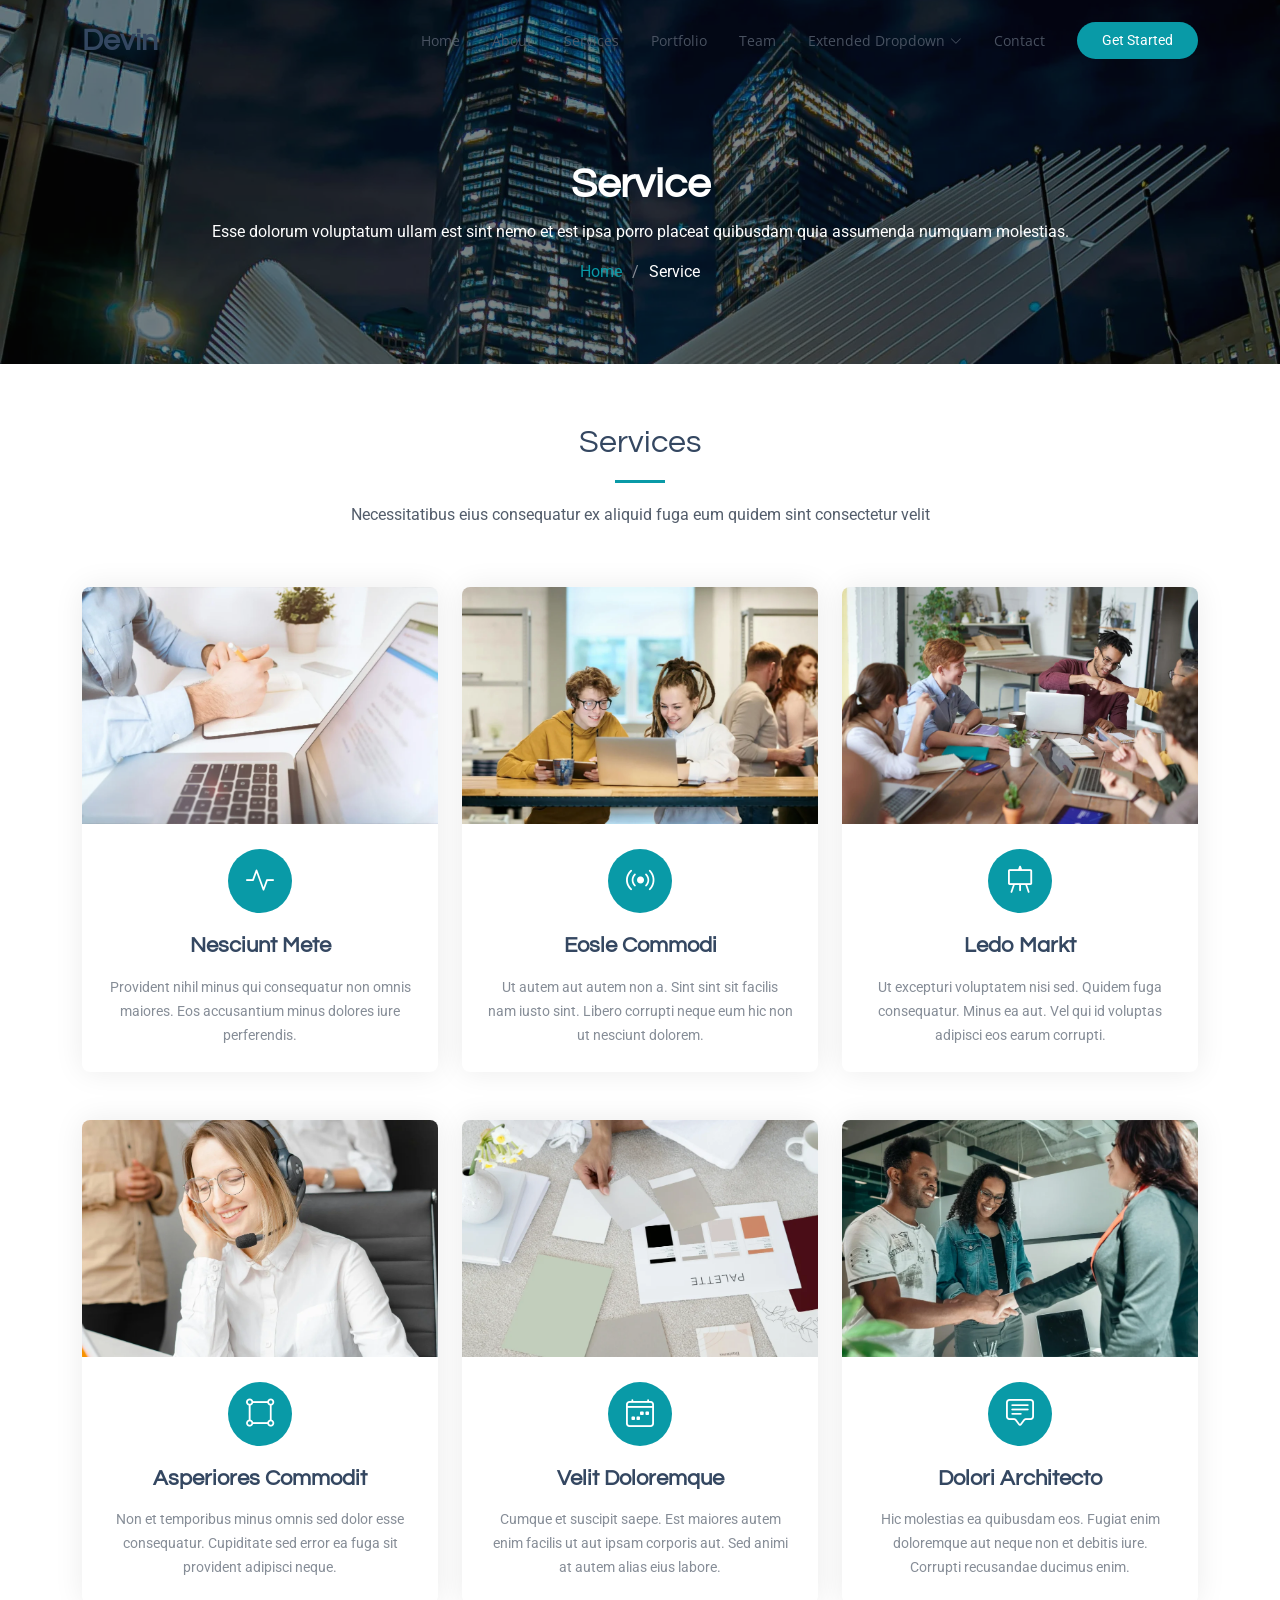
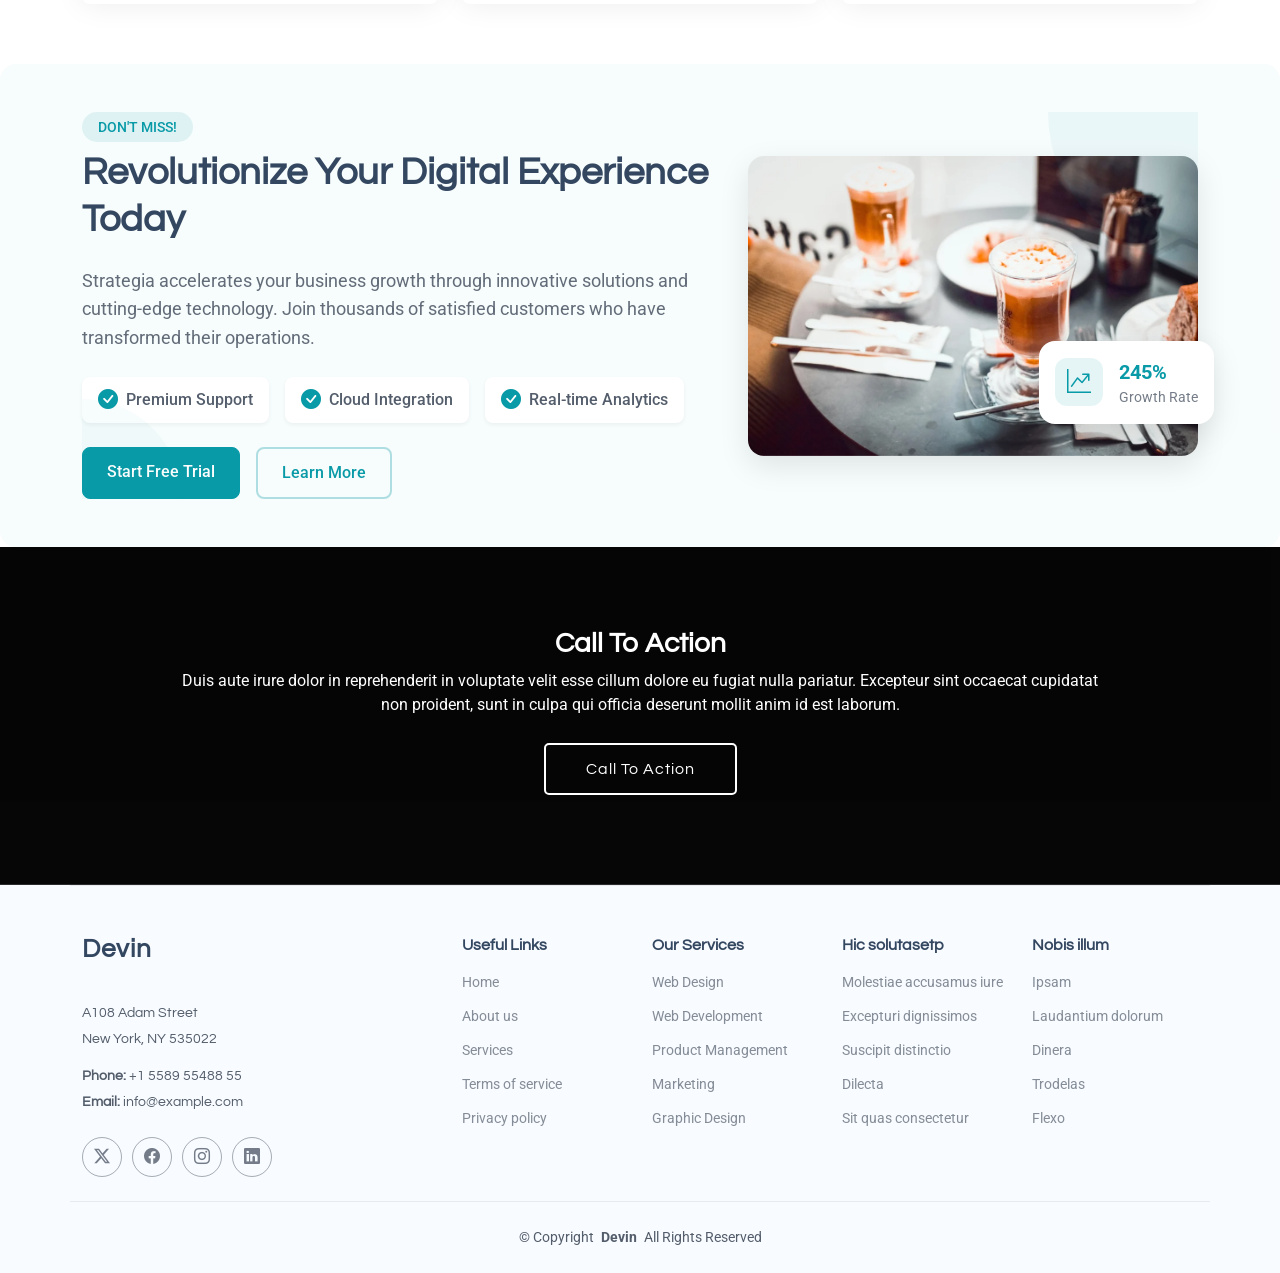
<file: service.html>
<!DOCTYPE html>
<html lang="en">

<head>
  <meta charset="utf-8">
  <meta content="width=device-width, initial-scale=1.0" name="viewport">
  <title>Service - jasapressrelease</title>
  <meta name="description" content="">
  <meta name="keywords" content="">

  <!-- Favicons -->
  <link href="assets/img/favicon.png" rel="icon">
  <link href="assets/img/apple-touch-icon.png" rel="apple-touch-icon">

  <!-- Fonts -->
  <link href="https://fonts.googleapis.com" rel="preconnect">
  <link href="https://fonts.gstatic.com" rel="preconnect" crossorigin>
  <link href="https://fonts.googleapis.com/css2?family=Roboto:ital,wght@0,100;0,300;0,400;0,500;0,700;0,900;1,100;1,300;1,400;1,500;1,700;1,900&family=Open+Sans:ital,wght@0,300;0,400;0,500;0,600;0,700;0,800;1,300;1,400;1,500;1,600;1,700;1,800&family=Questrial:wght@400&display=swap" rel="stylesheet">

  <!-- Vendor CSS Files -->
  <link href="assets/vendor/bootstrap/css/bootstrap.min.css" rel="stylesheet">
  <link href="assets/vendor/bootstrap-icons/bootstrap-icons.css" rel="stylesheet">
  <link href="assets/vendor/glightbox/css/glightbox.min.css" rel="stylesheet">
  <link href="assets/vendor/swiper/swiper-bundle.min.css" rel="stylesheet">

  <!-- Main CSS File -->
  <link href="assets/css/main.css" rel="stylesheet">

</head>

<body class="service-page">

  <header id="header" class="header d-flex align-items-center fixed-top">
    <div class="container-fluid container-xl position-relative d-flex align-items-center">

      <a href="index.html" class="logo d-flex align-items-center me-auto">
        <!-- Uncomment the line below if you also wish to use an image logo -->
        <!-- <img src="assets/img/logo.webp" alt=""> -->
        <h1 class="sitename">Devin</h1>
      </a>

      <nav id="navmenu" class="navmenu">
        <ul>
          <li><a href="#hero">Home</a></li>
          <li><a href="#about">About</a></li>
          <li><a href="#services">Services</a></li>
          <li><a href="#portfolio">Portfolio</a></li>
          <li><a href="#team">Team</a></li>
          <li class="dropdown extended-dropdown-2"><a href="#"><span>Extended Dropdown</span> <i class="bi bi-chevron-down toggle-dropdown"></i></a>
            <ul>
              <li>
                <a href="#">
                  <div class="menu-item-content">
                    <div class="menu-icon">
                      <i class="bi bi-speedometer2"></i>
                    </div>
                    <div class="menu-text">
                      <span class="menu-title">Analytics Dashboard</span>
                      <span class="menu-description">Track your performance metrics</span>
                    </div>
                  </div>
                  <div class="menu-badge">New</div>
                </a>
              </li>
              <li>
                <a href="#">
                  <div class="menu-item-content">
                    <div class="menu-icon">
                      <i class="bi bi-people"></i>
                    </div>
                    <div class="menu-text">
                      <span class="menu-title">Team Management</span>
                      <span class="menu-description">Manage your team members</span>
                    </div>
                  </div>
                </a>
              </li>
              <li>
                <a href="#">
                  <div class="menu-item-content">
                    <div class="menu-icon">
                      <i class="bi bi-graph-up"></i>
                    </div>
                    <div class="menu-text">
                      <span class="menu-title">Sales Reports</span>
                      <span class="menu-description">Review financial statistics</span>
                    </div>
                  </div>
                  <div class="menu-badge hot">Hot</div>
                </a>
              </li>
              <li>
                <a href="#">
                  <div class="menu-item-content">
                    <div class="menu-icon">
                      <i class="bi bi-shield-lock"></i>
                    </div>
                    <div class="menu-text">
                      <span class="menu-title">Security Center</span>
                      <span class="menu-description">Manage privacy settings</span>
                    </div>
                  </div>
                </a>
              </li>
              <li>
                <a href="#">
                  <div class="menu-item-content">
                    <div class="menu-icon">
                      <i class="bi bi-chat-dots"></i>
                    </div>
                    <div class="menu-text">
                      <span class="menu-title">Message Center</span>
                      <span class="menu-description">Check your notifications</span>
                    </div>
                  </div>
                  <div class="menu-badge updates">5</div>
                </a>
              </li>
            </ul>
          </li>

          <li><a href="#contact">Contact</a></li>

        </ul>
        <i class="mobile-nav-toggle d-xl-none bi bi-list"></i>
      </nav>

      <a class="btn-getstarted" href="index.html#about">Get Started</a>

    </div>
  </header>

  <main class="main">

    <!-- Page Title -->
    <div class="page-title dark-background" style="background-image: url(assets/img/bg/bg-7.webp);">
      <div class="container position-relative">
        <h1>Service</h1>
        <p>Esse dolorum voluptatum ullam est sint nemo et est ipsa porro placeat quibusdam quia assumenda numquam molestias.</p>
        <nav class="breadcrumbs">
          <ol>
            <li><a href="index.html">Home</a></li>
            <li class="current">Service</li>
          </ol>
        </nav>
      </div>
    </div><!-- End Page Title -->

    <!-- Services 2 Section -->
    <section id="services-2" class="services-2 section">

      <!-- Section Title -->
      <div class="container section-title">
        <h2>Services</h2>
        <p>Necessitatibus eius consequatur ex aliquid fuga eum quidem sint consectetur velit</p>
      </div><!-- End Section Title -->

      <div class="container">

        <div class="row gy-5">

          <div class="col-xl-4 col-md-6">
            <div class="service-item">
              <div class="img">
                <img src="assets/img/services/services-1.webp" class="img-fluid" alt="" loading="lazy">
              </div>
              <div class="details position-relative">
                <div class="icon">
                  <i class="bi bi-activity"></i>
                </div>
                <a href="service-details.html" class="stretched-link">
                  <h3>Nesciunt Mete</h3>
                </a>
                <p>Provident nihil minus qui consequatur non omnis maiores. Eos accusantium minus dolores iure perferendis.</p>
              </div>
            </div>
          </div><!-- End Service Item -->

          <div class="col-xl-4 col-md-6">
            <div class="service-item">
              <div class="img">
                <img src="assets/img/services/services-2.webp" class="img-fluid" alt="" loading="lazy">
              </div>
              <div class="details position-relative">
                <div class="icon">
                  <i class="bi bi-broadcast"></i>
                </div>
                <a href="service-details.html" class="stretched-link">
                  <h3>Eosle Commodi</h3>
                </a>
                <p>Ut autem aut autem non a. Sint sint sit facilis nam iusto sint. Libero corrupti neque eum hic non ut nesciunt dolorem.</p>
              </div>
            </div>
          </div><!-- End Service Item -->

          <div class="col-xl-4 col-md-6">
            <div class="service-item">
              <div class="img">
                <img src="assets/img/services/services-3.webp" class="img-fluid" alt="" loading="lazy">
              </div>
              <div class="details position-relative">
                <div class="icon">
                  <i class="bi bi-easel"></i>
                </div>
                <a href="service-details.html" class="stretched-link">
                  <h3>Ledo Markt</h3>
                </a>
                <p>Ut excepturi voluptatem nisi sed. Quidem fuga consequatur. Minus ea aut. Vel qui id voluptas adipisci eos earum corrupti.</p>
              </div>
            </div>
          </div><!-- End Service Item -->

          <div class="col-xl-4 col-md-6">
            <div class="service-item">
              <div class="img">
                <img src="assets/img/services/services-4.webp" class="img-fluid" alt="" loading="lazy">
              </div>
              <div class="details position-relative">
                <div class="icon">
                  <i class="bi bi-bounding-box-circles"></i>
                </div>
                <a href="service-details.html" class="stretched-link">
                  <h3>Asperiores Commodit</h3>
                </a>
                <p>Non et temporibus minus omnis sed dolor esse consequatur. Cupiditate sed error ea fuga sit provident adipisci neque.</p>
                <a href="service-details.html" class="stretched-link"></a>
              </div>
            </div>
          </div><!-- End Service Item -->

          <div class="col-xl-4 col-md-6">
            <div class="service-item">
              <div class="img">
                <img src="assets/img/services/services-5.webp" class="img-fluid" alt="" loading="lazy">
              </div>
              <div class="details position-relative">
                <div class="icon">
                  <i class="bi bi-calendar4-week"></i>
                </div>
                <a href="service-details.html" class="stretched-link">
                  <h3>Velit Doloremque</h3>
                </a>
                <p>Cumque et suscipit saepe. Est maiores autem enim facilis ut aut ipsam corporis aut. Sed animi at autem alias eius labore.</p>
                <a href="service-details.html" class="stretched-link"></a>
              </div>
            </div>
          </div><!-- End Service Item -->

          <div class="col-xl-4 col-md-6">
            <div class="service-item">
              <div class="img">
                <img src="assets/img/services/services-6.webp" class="img-fluid" alt="" loading="lazy">
              </div>
              <div class="details position-relative">
                <div class="icon">
                  <i class="bi bi-chat-square-text"></i>
                </div>
                <a href="service-details.html" class="stretched-link">
                  <h3>Dolori Architecto</h3>
                </a>
                <p>Hic molestias ea quibusdam eos. Fugiat enim doloremque aut neque non et debitis iure. Corrupti recusandae ducimus enim.</p>
                <a href="service-details.html" class="stretched-link"></a>
              </div>
            </div>
          </div><!-- End Service Item -->

        </div>

      </div>

    </section><!-- /Services 2 Section -->

    <!-- Call To Action 4 Section -->
    <section id="call-to-action-4" class="call-to-action-4 section">

      <div class="container">

        <div class="advertise-1 d-flex flex-column flex-lg-row gap-4 align-items-center position-relative">

          <div class="content-left flex-grow-1">
            <span class="badge text-uppercase mb-2">Don't Miss!</span>
            <h2>Revolutionize Your Digital Experience Today</h2>
            <p class="my-4">Strategia accelerates your business growth through innovative solutions and cutting-edge technology. Join thousands of satisfied customers who have transformed their operations.</p>

            <div class="features d-flex flex-wrap gap-3 mb-4">
              <div class="feature-item">
                <i class="bi bi-check-circle-fill"></i>
                <span>Premium Support</span>
              </div>
              <div class="feature-item">
                <i class="bi bi-check-circle-fill"></i>
                <span>Cloud Integration</span>
              </div>
              <div class="feature-item">
                <i class="bi bi-check-circle-fill"></i>
                <span>Real-time Analytics</span>
              </div>
            </div>

            <div class="cta-buttons d-flex flex-wrap gap-3">
              <a href="#" class="btn btn-primary">Start Free Trial</a>
              <a href="#" class="btn btn-outline">Learn More</a>
            </div>
          </div>

          <div class="content-right position-relative">
            <img src="assets/img/misc/misc-1.webp" alt="Digital Platform" class="img-fluid rounded-4">
            <div class="floating-card">
              <div class="card-icon">
                <i class="bi bi-graph-up-arrow"></i>
              </div>
              <div class="card-content">
                <span class="stats-number">245%</span>
                <span class="stats-text">Growth Rate</span>
              </div>
            </div>
          </div>

          <div class="decoration">
            <div class="circle-1"></div>
            <div class="circle-2"></div>
          </div>

        </div>

      </div>

    </section><!-- /Call To Action 4 Section -->

    <!-- Call To Action 5 Section -->
    <section id="call-to-action-5" class="call-to-action-5 section dark-background">

      <img src="assets/img/bg/bg-8.webp" alt="">

      <div class="container">
        <div class="row justify-content-center">
          <div class="col-xl-10">
            <div class="text-center">
              <h3>Call To Action</h3>
              <p>Duis aute irure dolor in reprehenderit in voluptate velit esse cillum dolore eu fugiat nulla pariatur. Excepteur sint occaecat cupidatat non proident, sunt in culpa qui officia deserunt mollit anim id est laborum.</p>
              <a class="cta-btn" href="#">Call To Action</a>
            </div>
          </div>
        </div>
      </div>

    </section><!-- /Call To Action 5 Section -->

  </main>

  <footer id="footer" class="footer light-background">

    <div class="container footer-top">
      <div class="row gy-4">
        <div class="col-lg-4 col-md-6 footer-about">
          <a href="index.html" class="logo d-flex align-items-center">
            <span class="sitename">Devin</span>
          </a>
          <div class="footer-contact pt-3">
            <p>A108 Adam Street</p>
            <p>New York, NY 535022</p>
            <p class="mt-3"><strong>Phone:</strong> <span>+1 5589 55488 55</span></p>
            <p><strong>Email:</strong> <span>info@example.com</span></p>
          </div>
          <div class="social-links d-flex mt-4">
            <a href=""><i class="bi bi-twitter-x"></i></a>
            <a href=""><i class="bi bi-facebook"></i></a>
            <a href=""><i class="bi bi-instagram"></i></a>
            <a href=""><i class="bi bi-linkedin"></i></a>
          </div>
        </div>

        <div class="col-lg-2 col-md-3 footer-links">
          <h4>Useful Links</h4>
          <ul>
            <li><a href="#">Home</a></li>
            <li><a href="#">About us</a></li>
            <li><a href="#">Services</a></li>
            <li><a href="#">Terms of service</a></li>
            <li><a href="#">Privacy policy</a></li>
          </ul>
        </div>

        <div class="col-lg-2 col-md-3 footer-links">
          <h4>Our Services</h4>
          <ul>
            <li><a href="#">Web Design</a></li>
            <li><a href="#">Web Development</a></li>
            <li><a href="#">Product Management</a></li>
            <li><a href="#">Marketing</a></li>
            <li><a href="#">Graphic Design</a></li>
          </ul>
        </div>

        <div class="col-lg-2 col-md-3 footer-links">
          <h4>Hic solutasetp</h4>
          <ul>
            <li><a href="#">Molestiae accusamus iure</a></li>
            <li><a href="#">Excepturi dignissimos</a></li>
            <li><a href="#">Suscipit distinctio</a></li>
            <li><a href="#">Dilecta</a></li>
            <li><a href="#">Sit quas consectetur</a></li>
          </ul>
        </div>

        <div class="col-lg-2 col-md-3 footer-links">
          <h4>Nobis illum</h4>
          <ul>
            <li><a href="#">Ipsam</a></li>
            <li><a href="#">Laudantium dolorum</a></li>
            <li><a href="#">Dinera</a></li>
            <li><a href="#">Trodelas</a></li>
            <li><a href="#">Flexo</a></li>
          </ul>
        </div>

      </div>
    </div>

    <div class="container copyright text-center mt-4">
      <p>© <span>Copyright</span> <strong class="px-1 sitename">Devin</strong> <span>All Rights Reserved</span></p>

    </div>

  </footer>

  <!-- Scroll Top -->
  <a href="#" id="scroll-top" class="scroll-top d-flex align-items-center justify-content-center"><i class="bi bi-arrow-up-short"></i></a>

  <!-- Vendor JS Files -->
  <script src="assets/vendor/bootstrap/js/bootstrap.bundle.min.js"></script>
  <script src="assets/vendor/php-email-form/validate.js"></script>
  <script src="assets/vendor/glightbox/js/glightbox.min.js"></script>
  <script src="assets/vendor/swiper/swiper-bundle.min.js"></script>
  <script src="assets/vendor/purecounter/purecounter_vanilla.js"></script>
  <script src="assets/vendor/imagesloaded/imagesloaded.pkgd.min.js"></script>
  <script src="assets/vendor/isotope-layout/isotope.pkgd.min.js"></script>

  <!-- Main JS File -->
  <script src="assets/js/main.js"></script>

</body>

</html>
</file>
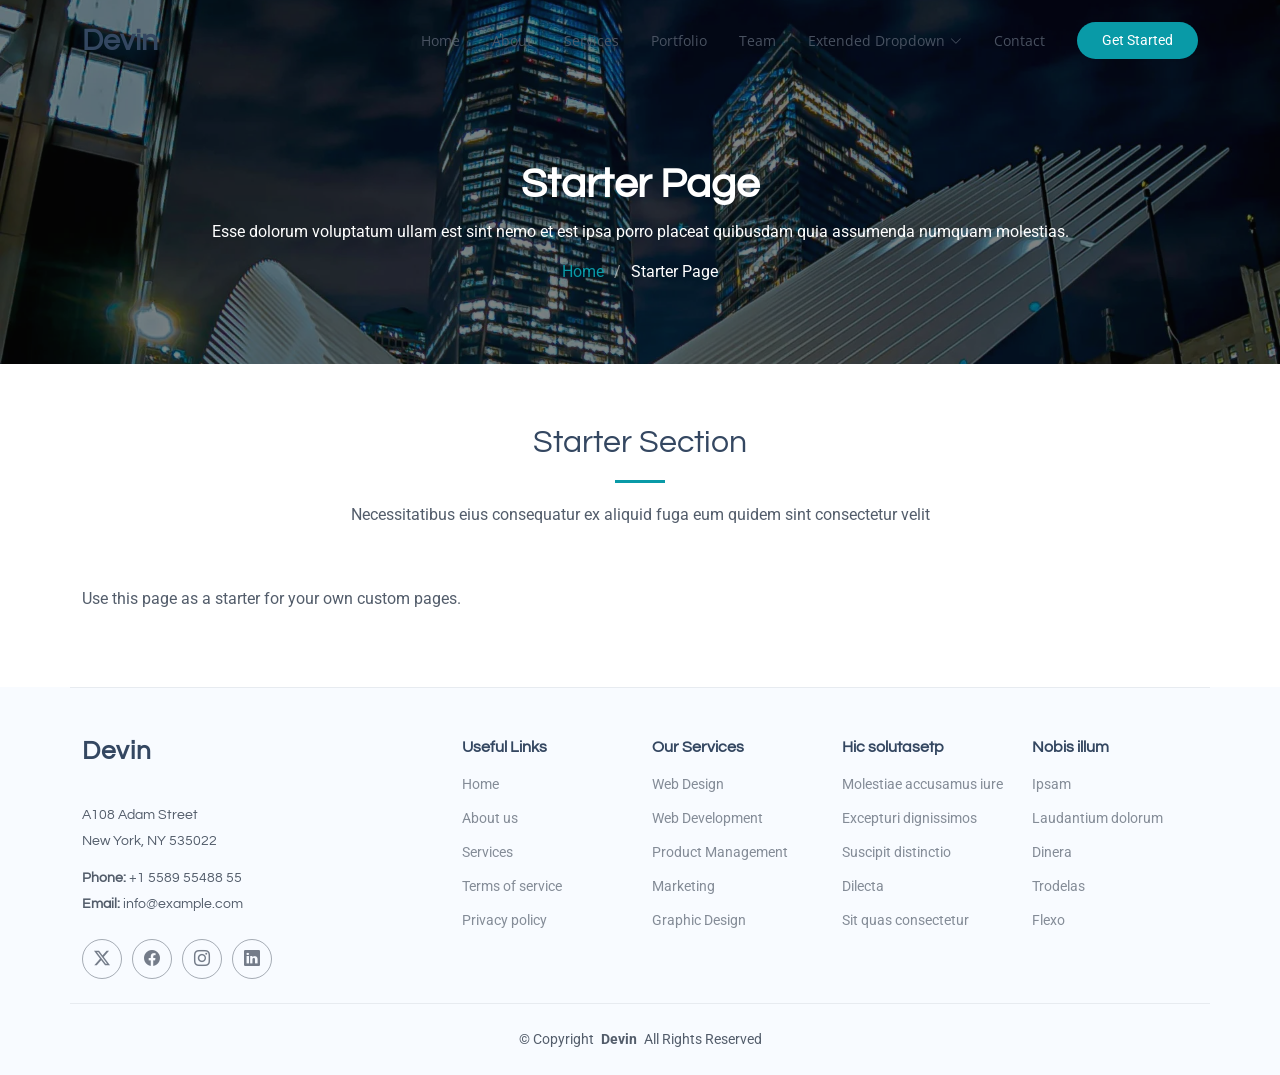
<file: starter-page.html>
<!DOCTYPE html>
<html lang="en">

<head>
  <meta charset="utf-8">
  <meta content="width=device-width, initial-scale=1.0" name="viewport">
  <title>Starter Page - jasapressrelease</title>
  <meta name="description" content="">
  <meta name="keywords" content="">

  <!-- Favicons -->
  <link href="assets/img/favicon.png" rel="icon">
  <link href="assets/img/apple-touch-icon.png" rel="apple-touch-icon">

  <!-- Fonts -->
  <link href="https://fonts.googleapis.com" rel="preconnect">
  <link href="https://fonts.gstatic.com" rel="preconnect" crossorigin>
  <link href="https://fonts.googleapis.com/css2?family=Roboto:ital,wght@0,100;0,300;0,400;0,500;0,700;0,900;1,100;1,300;1,400;1,500;1,700;1,900&family=Open+Sans:ital,wght@0,300;0,400;0,500;0,600;0,700;0,800;1,300;1,400;1,500;1,600;1,700;1,800&family=Questrial:wght@400&display=swap" rel="stylesheet">

  <!-- Vendor CSS Files -->
  <link href="assets/vendor/bootstrap/css/bootstrap.min.css" rel="stylesheet">
  <link href="assets/vendor/bootstrap-icons/bootstrap-icons.css" rel="stylesheet">
  <link href="assets/vendor/glightbox/css/glightbox.min.css" rel="stylesheet">
  <link href="assets/vendor/swiper/swiper-bundle.min.css" rel="stylesheet">

  <!-- Main CSS File -->
  <link href="assets/css/main.css" rel="stylesheet">

</head>

<body class="starter-page-page">

  <header id="header" class="header d-flex align-items-center fixed-top">
    <div class="container-fluid container-xl position-relative d-flex align-items-center">

      <a href="index.html" class="logo d-flex align-items-center me-auto">
        <!-- Uncomment the line below if you also wish to use an image logo -->
        <!-- <img src="assets/img/logo.webp" alt=""> -->
        <h1 class="sitename">Devin</h1>
      </a>

      <nav id="navmenu" class="navmenu">
        <ul>
          <li><a href="#hero">Home</a></li>
          <li><a href="#about">About</a></li>
          <li><a href="#services">Services</a></li>
          <li><a href="#portfolio">Portfolio</a></li>
          <li><a href="#team">Team</a></li>
          <li class="dropdown extended-dropdown-2"><a href="#"><span>Extended Dropdown</span> <i class="bi bi-chevron-down toggle-dropdown"></i></a>
            <ul>
              <li>
                <a href="#">
                  <div class="menu-item-content">
                    <div class="menu-icon">
                      <i class="bi bi-speedometer2"></i>
                    </div>
                    <div class="menu-text">
                      <span class="menu-title">Analytics Dashboard</span>
                      <span class="menu-description">Track your performance metrics</span>
                    </div>
                  </div>
                  <div class="menu-badge">New</div>
                </a>
              </li>
              <li>
                <a href="#">
                  <div class="menu-item-content">
                    <div class="menu-icon">
                      <i class="bi bi-people"></i>
                    </div>
                    <div class="menu-text">
                      <span class="menu-title">Team Management</span>
                      <span class="menu-description">Manage your team members</span>
                    </div>
                  </div>
                </a>
              </li>
              <li>
                <a href="#">
                  <div class="menu-item-content">
                    <div class="menu-icon">
                      <i class="bi bi-graph-up"></i>
                    </div>
                    <div class="menu-text">
                      <span class="menu-title">Sales Reports</span>
                      <span class="menu-description">Review financial statistics</span>
                    </div>
                  </div>
                  <div class="menu-badge hot">Hot</div>
                </a>
              </li>
              <li>
                <a href="#">
                  <div class="menu-item-content">
                    <div class="menu-icon">
                      <i class="bi bi-shield-lock"></i>
                    </div>
                    <div class="menu-text">
                      <span class="menu-title">Security Center</span>
                      <span class="menu-description">Manage privacy settings</span>
                    </div>
                  </div>
                </a>
              </li>
              <li>
                <a href="#">
                  <div class="menu-item-content">
                    <div class="menu-icon">
                      <i class="bi bi-chat-dots"></i>
                    </div>
                    <div class="menu-text">
                      <span class="menu-title">Message Center</span>
                      <span class="menu-description">Check your notifications</span>
                    </div>
                  </div>
                  <div class="menu-badge updates">5</div>
                </a>
              </li>
            </ul>
          </li>

          <li><a href="#contact">Contact</a></li>

        </ul>
        <i class="mobile-nav-toggle d-xl-none bi bi-list"></i>
      </nav>

      <a class="btn-getstarted" href="index.html#about">Get Started</a>

    </div>
  </header>

  <main class="main">

    <!-- Page Title -->
    <div class="page-title dark-background" style="background-image: url(assets/img/bg/bg-7.webp);">
      <div class="container position-relative">
        <h1>Starter Page</h1>
        <p>Esse dolorum voluptatum ullam est sint nemo et est ipsa porro placeat quibusdam quia assumenda numquam molestias.</p>
        <nav class="breadcrumbs">
          <ol>
            <li><a href="index.html">Home</a></li>
            <li class="current">Starter Page</li>
          </ol>
        </nav>
      </div>
    </div><!-- End Page Title -->

    <!-- Starter Section Section -->
    <section id="starter-section" class="starter-section section">

      <!-- Section Title -->
      <div class="container section-title">
        <h2>Starter Section</h2>
        <p>Necessitatibus eius consequatur ex aliquid fuga eum quidem sint consectetur velit</p>
      </div><!-- End Section Title -->

      <div class="container">
        <p>Use this page as a starter for your own custom pages.</p>
      </div>

    </section><!-- /Starter Section Section -->

  </main>

  <footer id="footer" class="footer light-background">

    <div class="container footer-top">
      <div class="row gy-4">
        <div class="col-lg-4 col-md-6 footer-about">
          <a href="index.html" class="logo d-flex align-items-center">
            <span class="sitename">Devin</span>
          </a>
          <div class="footer-contact pt-3">
            <p>A108 Adam Street</p>
            <p>New York, NY 535022</p>
            <p class="mt-3"><strong>Phone:</strong> <span>+1 5589 55488 55</span></p>
            <p><strong>Email:</strong> <span>info@example.com</span></p>
          </div>
          <div class="social-links d-flex mt-4">
            <a href=""><i class="bi bi-twitter-x"></i></a>
            <a href=""><i class="bi bi-facebook"></i></a>
            <a href=""><i class="bi bi-instagram"></i></a>
            <a href=""><i class="bi bi-linkedin"></i></a>
          </div>
        </div>

        <div class="col-lg-2 col-md-3 footer-links">
          <h4>Useful Links</h4>
          <ul>
            <li><a href="#">Home</a></li>
            <li><a href="#">About us</a></li>
            <li><a href="#">Services</a></li>
            <li><a href="#">Terms of service</a></li>
            <li><a href="#">Privacy policy</a></li>
          </ul>
        </div>

        <div class="col-lg-2 col-md-3 footer-links">
          <h4>Our Services</h4>
          <ul>
            <li><a href="#">Web Design</a></li>
            <li><a href="#">Web Development</a></li>
            <li><a href="#">Product Management</a></li>
            <li><a href="#">Marketing</a></li>
            <li><a href="#">Graphic Design</a></li>
          </ul>
        </div>

        <div class="col-lg-2 col-md-3 footer-links">
          <h4>Hic solutasetp</h4>
          <ul>
            <li><a href="#">Molestiae accusamus iure</a></li>
            <li><a href="#">Excepturi dignissimos</a></li>
            <li><a href="#">Suscipit distinctio</a></li>
            <li><a href="#">Dilecta</a></li>
            <li><a href="#">Sit quas consectetur</a></li>
          </ul>
        </div>

        <div class="col-lg-2 col-md-3 footer-links">
          <h4>Nobis illum</h4>
          <ul>
            <li><a href="#">Ipsam</a></li>
            <li><a href="#">Laudantium dolorum</a></li>
            <li><a href="#">Dinera</a></li>
            <li><a href="#">Trodelas</a></li>
            <li><a href="#">Flexo</a></li>
          </ul>
        </div>

      </div>
    </div>

    <div class="container copyright text-center mt-4">
      <p>© <span>Copyright</span> <strong class="px-1 sitename">Devin</strong> <span>All Rights Reserved</span></p>

    </div>

  </footer>

  <!-- Scroll Top -->
  <a href="#" id="scroll-top" class="scroll-top d-flex align-items-center justify-content-center"><i class="bi bi-arrow-up-short"></i></a>

  <!-- Vendor JS Files -->
  <script src="assets/vendor/bootstrap/js/bootstrap.bundle.min.js"></script>
  <script src="assets/vendor/php-email-form/validate.js"></script>
  <script src="assets/vendor/glightbox/js/glightbox.min.js"></script>
  <script src="assets/vendor/swiper/swiper-bundle.min.js"></script>
  <script src="assets/vendor/purecounter/purecounter_vanilla.js"></script>
  <script src="assets/vendor/imagesloaded/imagesloaded.pkgd.min.js"></script>
  <script src="assets/vendor/isotope-layout/isotope.pkgd.min.js"></script>

  <!-- Main JS File -->
  <script src="assets/js/main.js"></script>

</body>

</html>
</file>
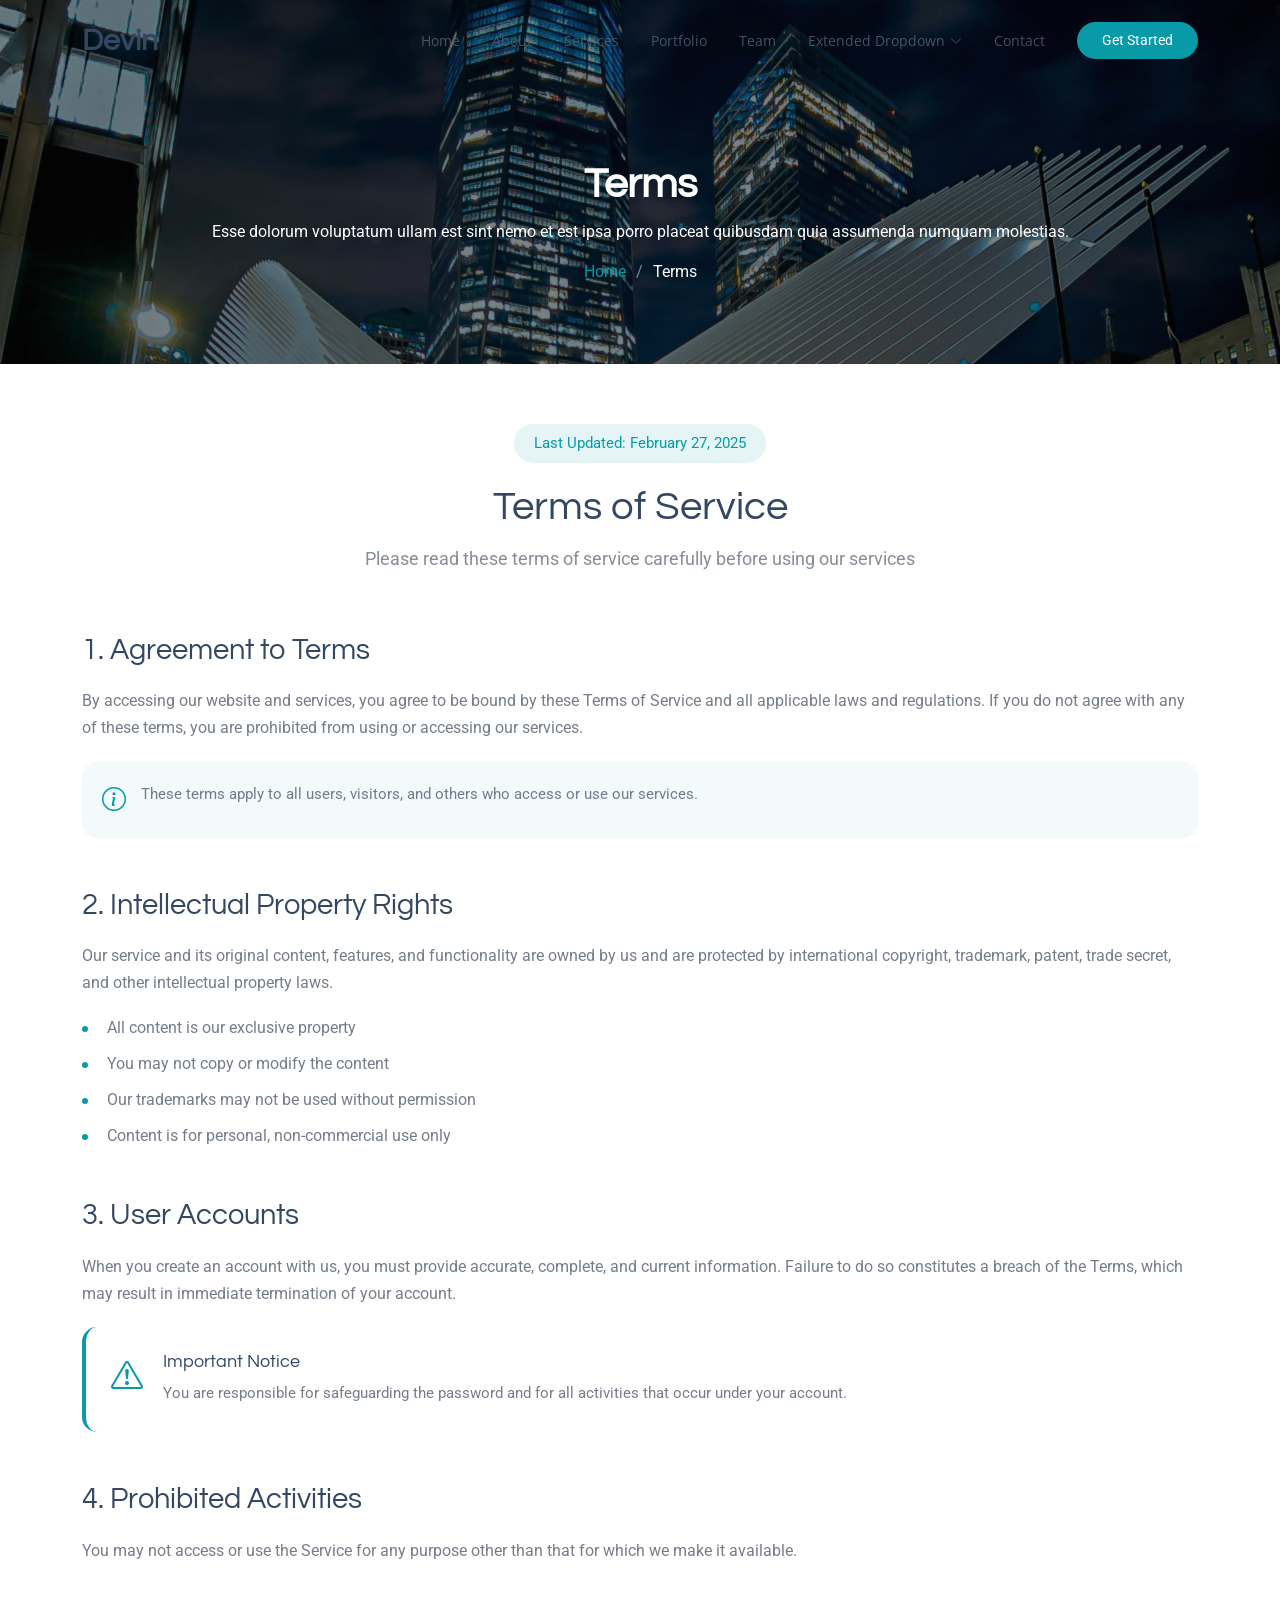
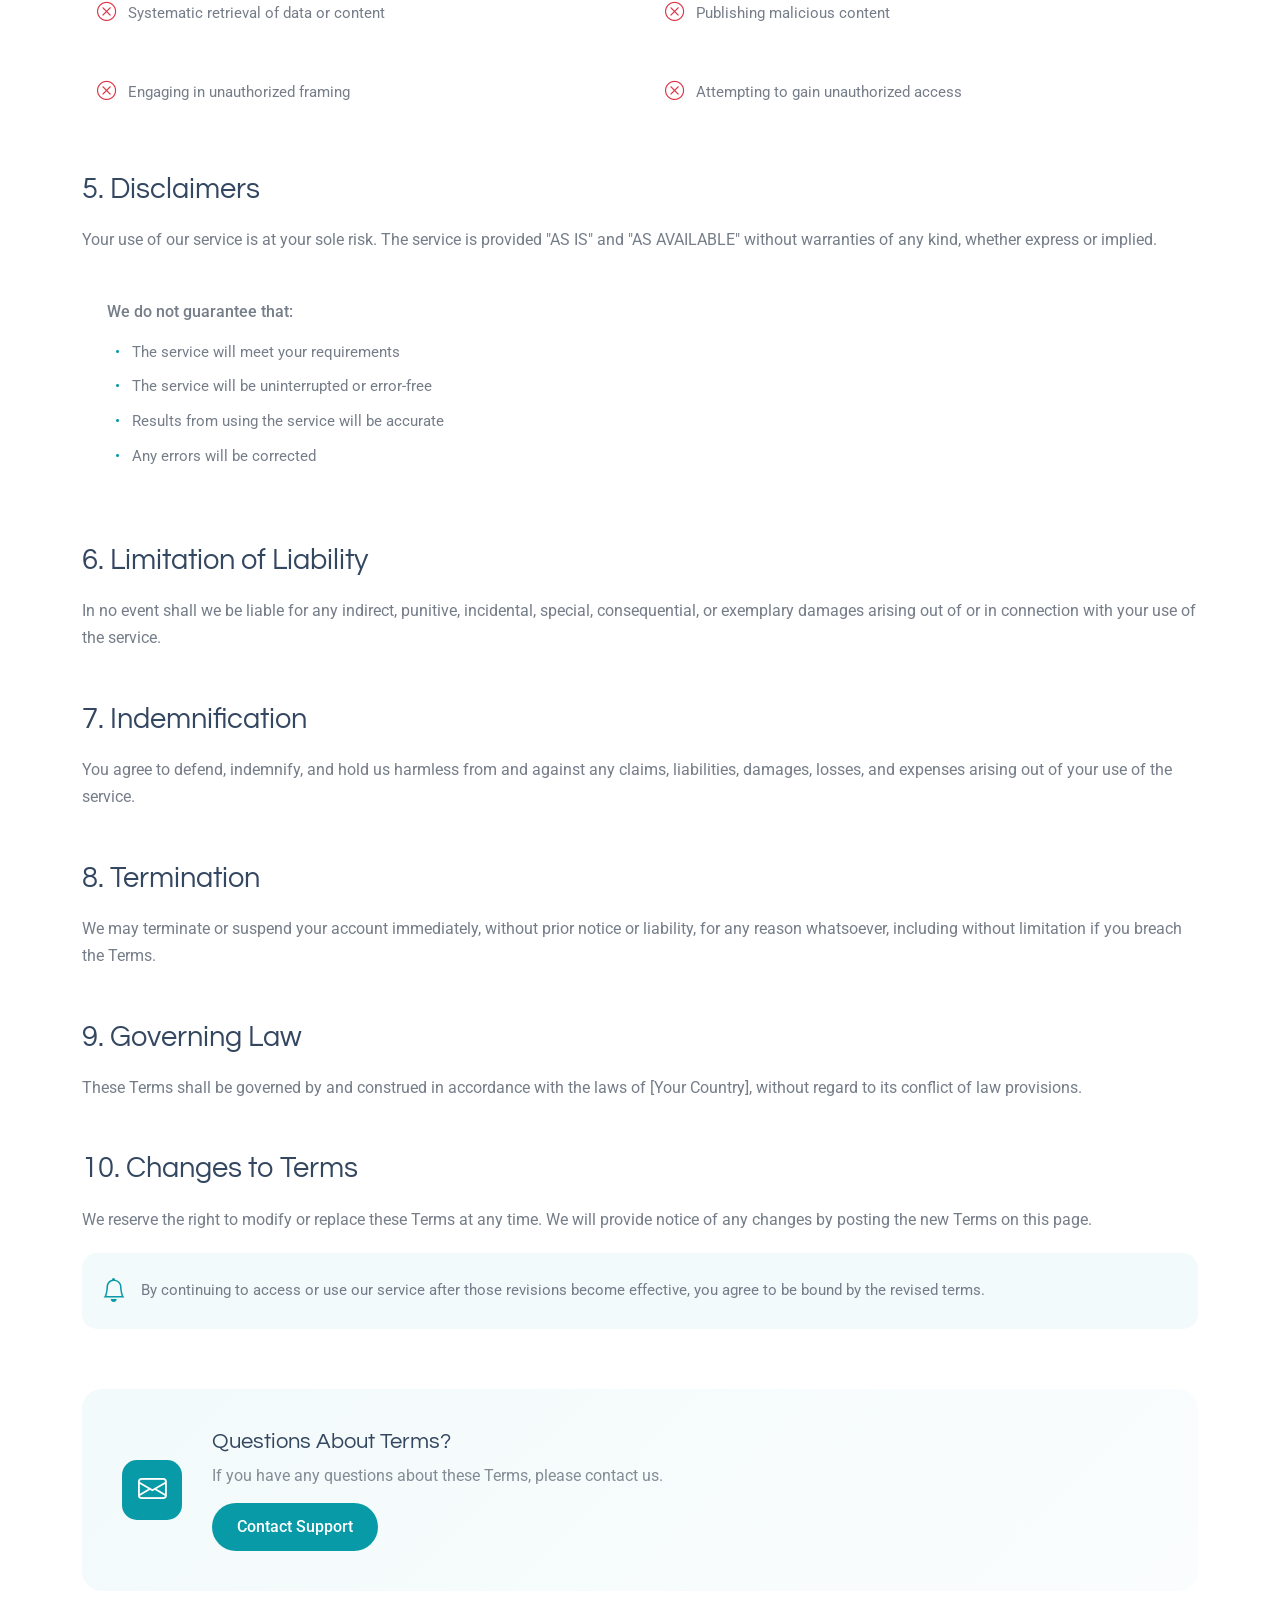
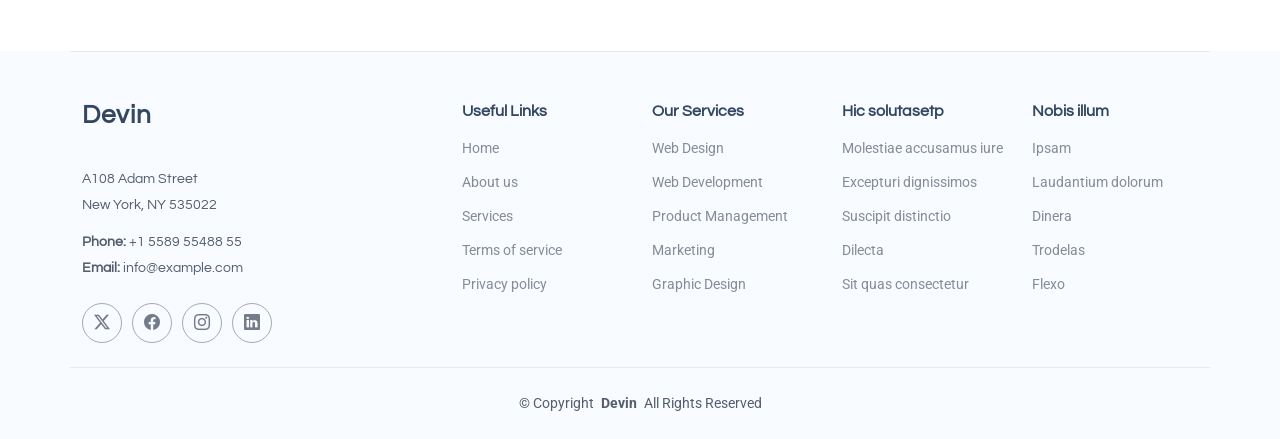
<file: terms.html>
<!DOCTYPE html>
<html lang="en">

<head>
  <meta charset="utf-8">
  <meta content="width=device-width, initial-scale=1.0" name="viewport">
  <title>Terms - jasapressrelease</title>
  <meta name="description" content="">
  <meta name="keywords" content="">

  <!-- Favicons -->
  <link href="assets/img/favicon.png" rel="icon">
  <link href="assets/img/apple-touch-icon.png" rel="apple-touch-icon">

  <!-- Fonts -->
  <link href="https://fonts.googleapis.com" rel="preconnect">
  <link href="https://fonts.gstatic.com" rel="preconnect" crossorigin>
  <link href="https://fonts.googleapis.com/css2?family=Roboto:ital,wght@0,100;0,300;0,400;0,500;0,700;0,900;1,100;1,300;1,400;1,500;1,700;1,900&family=Open+Sans:ital,wght@0,300;0,400;0,500;0,600;0,700;0,800;1,300;1,400;1,500;1,600;1,700;1,800&family=Questrial:wght@400&display=swap" rel="stylesheet">

  <!-- Vendor CSS Files -->
  <link href="assets/vendor/bootstrap/css/bootstrap.min.css" rel="stylesheet">
  <link href="assets/vendor/bootstrap-icons/bootstrap-icons.css" rel="stylesheet">
  <link href="assets/vendor/glightbox/css/glightbox.min.css" rel="stylesheet">
  <link href="assets/vendor/swiper/swiper-bundle.min.css" rel="stylesheet">

  <!-- Main CSS File -->
  <link href="assets/css/main.css" rel="stylesheet">

</head>

<body class="terms-page">

  <header id="header" class="header d-flex align-items-center fixed-top">
    <div class="container-fluid container-xl position-relative d-flex align-items-center">

      <a href="index.html" class="logo d-flex align-items-center me-auto">
        <!-- Uncomment the line below if you also wish to use an image logo -->
        <!-- <img src="assets/img/logo.webp" alt=""> -->
        <h1 class="sitename">Devin</h1>
      </a>

      <nav id="navmenu" class="navmenu">
        <ul>
          <li><a href="#hero">Home</a></li>
          <li><a href="#about">About</a></li>
          <li><a href="#services">Services</a></li>
          <li><a href="#portfolio">Portfolio</a></li>
          <li><a href="#team">Team</a></li>
          <li class="dropdown extended-dropdown-2"><a href="#"><span>Extended Dropdown</span> <i class="bi bi-chevron-down toggle-dropdown"></i></a>
            <ul>
              <li>
                <a href="#">
                  <div class="menu-item-content">
                    <div class="menu-icon">
                      <i class="bi bi-speedometer2"></i>
                    </div>
                    <div class="menu-text">
                      <span class="menu-title">Analytics Dashboard</span>
                      <span class="menu-description">Track your performance metrics</span>
                    </div>
                  </div>
                  <div class="menu-badge">New</div>
                </a>
              </li>
              <li>
                <a href="#">
                  <div class="menu-item-content">
                    <div class="menu-icon">
                      <i class="bi bi-people"></i>
                    </div>
                    <div class="menu-text">
                      <span class="menu-title">Team Management</span>
                      <span class="menu-description">Manage your team members</span>
                    </div>
                  </div>
                </a>
              </li>
              <li>
                <a href="#">
                  <div class="menu-item-content">
                    <div class="menu-icon">
                      <i class="bi bi-graph-up"></i>
                    </div>
                    <div class="menu-text">
                      <span class="menu-title">Sales Reports</span>
                      <span class="menu-description">Review financial statistics</span>
                    </div>
                  </div>
                  <div class="menu-badge hot">Hot</div>
                </a>
              </li>
              <li>
                <a href="#">
                  <div class="menu-item-content">
                    <div class="menu-icon">
                      <i class="bi bi-shield-lock"></i>
                    </div>
                    <div class="menu-text">
                      <span class="menu-title">Security Center</span>
                      <span class="menu-description">Manage privacy settings</span>
                    </div>
                  </div>
                </a>
              </li>
              <li>
                <a href="#">
                  <div class="menu-item-content">
                    <div class="menu-icon">
                      <i class="bi bi-chat-dots"></i>
                    </div>
                    <div class="menu-text">
                      <span class="menu-title">Message Center</span>
                      <span class="menu-description">Check your notifications</span>
                    </div>
                  </div>
                  <div class="menu-badge updates">5</div>
                </a>
              </li>
            </ul>
          </li>

          <li><a href="#contact">Contact</a></li>

        </ul>
        <i class="mobile-nav-toggle d-xl-none bi bi-list"></i>
      </nav>

      <a class="btn-getstarted" href="index.html#about">Get Started</a>

    </div>
  </header>

  <main class="main">

    <!-- Page Title -->
    <div class="page-title dark-background" style="background-image: url(assets/img/bg/bg-7.webp);">
      <div class="container position-relative">
        <h1>Terms</h1>
        <p>Esse dolorum voluptatum ullam est sint nemo et est ipsa porro placeat quibusdam quia assumenda numquam molestias.</p>
        <nav class="breadcrumbs">
          <ol>
            <li><a href="index.html">Home</a></li>
            <li class="current">Terms</li>
          </ol>
        </nav>
      </div>
    </div><!-- End Page Title -->

    <!-- Terms Of Service Section -->
    <section id="terms-of-service" class="terms-of-service section">

      <div class="container">
        <!-- Page Header -->
        <div class="tos-header text-center">
          <span class="last-updated">Last Updated: February 27, 2025</span>
          <h2>Terms of Service</h2>
          <p>Please read these terms of service carefully before using our services</p>
        </div>

        <!-- Content -->
        <div class="tos-content">
          <!-- Agreement Section -->
          <div id="agreement" class="content-section">
            <h3>1. Agreement to Terms</h3>
            <p>By accessing our website and services, you agree to be bound by these Terms of Service and all applicable laws and regulations. If you do not agree with any of these terms, you are prohibited from using or accessing our services.</p>
            <div class="info-box">
              <i class="bi bi-info-circle"></i>
              <p>These terms apply to all users, visitors, and others who access or use our services.</p>
            </div>
          </div>

          <!-- Intellectual Property -->
          <div id="intellectual-property" class="content-section">
            <h3>2. Intellectual Property Rights</h3>
            <p>Our service and its original content, features, and functionality are owned by us and are protected by international copyright, trademark, patent, trade secret, and other intellectual property laws.</p>
            <ul class="list-items">
              <li>All content is our exclusive property</li>
              <li>You may not copy or modify the content</li>
              <li>Our trademarks may not be used without permission</li>
              <li>Content is for personal, non-commercial use only</li>
            </ul>
          </div>

          <!-- User Accounts -->
          <div id="user-accounts" class="content-section">
            <h3>3. User Accounts</h3>
            <p>When you create an account with us, you must provide accurate, complete, and current information. Failure to do so constitutes a breach of the Terms, which may result in immediate termination of your account.</p>
            <div class="alert-box">
              <i class="bi bi-exclamation-triangle"></i>
              <div class="alert-content">
                <h5>Important Notice</h5>
                <p>You are responsible for safeguarding the password and for all activities that occur under your account.</p>
              </div>
            </div>
          </div>

          <!-- Prohibited Activities -->
          <div id="prohibited" class="content-section">
            <h3>4. Prohibited Activities</h3>
            <p>You may not access or use the Service for any purpose other than that for which we make it available.</p>
            <div class="prohibited-list">
              <div class="prohibited-item">
                <i class="bi bi-x-circle"></i>
                <span>Systematic retrieval of data or content</span>
              </div>
              <div class="prohibited-item">
                <i class="bi bi-x-circle"></i>
                <span>Publishing malicious content</span>
              </div>
              <div class="prohibited-item">
                <i class="bi bi-x-circle"></i>
                <span>Engaging in unauthorized framing</span>
              </div>
              <div class="prohibited-item">
                <i class="bi bi-x-circle"></i>
                <span>Attempting to gain unauthorized access</span>
              </div>
            </div>
          </div>

          <!-- Disclaimers -->
          <div id="disclaimer" class="content-section">
            <h3>5. Disclaimers</h3>
            <p>Your use of our service is at your sole risk. The service is provided "AS IS" and "AS AVAILABLE" without warranties of any kind, whether express or implied.</p>
            <div class="disclaimer-box">
              <p>We do not guarantee that:</p>
              <ul>
                <li>The service will meet your requirements</li>
                <li>The service will be uninterrupted or error-free</li>
                <li>Results from using the service will be accurate</li>
                <li>Any errors will be corrected</li>
              </ul>
            </div>
          </div>

          <!-- Limitation of Liability -->
          <div id="limitation" class="content-section">
            <h3>6. Limitation of Liability</h3>
            <p>In no event shall we be liable for any indirect, punitive, incidental, special, consequential, or exemplary damages arising out of or in connection with your use of the service.</p>
          </div>

          <!-- Indemnification -->
          <div id="indemnification" class="content-section">
            <h3>7. Indemnification</h3>
            <p>You agree to defend, indemnify, and hold us harmless from and against any claims, liabilities, damages, losses, and expenses arising out of your use of the service.</p>
          </div>

          <!-- Termination -->
          <div id="termination" class="content-section">
            <h3>8. Termination</h3>
            <p>We may terminate or suspend your account immediately, without prior notice or liability, for any reason whatsoever, including without limitation if you breach the Terms.</p>
          </div>

          <!-- Governing Law -->
          <div id="governing-law" class="content-section">
            <h3>9. Governing Law</h3>
            <p>These Terms shall be governed by and construed in accordance with the laws of [Your Country], without regard to its conflict of law provisions.</p>
          </div>

          <!-- Changes -->
          <div id="changes" class="content-section">
            <h3>10. Changes to Terms</h3>
            <p>We reserve the right to modify or replace these Terms at any time. We will provide notice of any changes by posting the new Terms on this page.</p>
            <div class="notice-box">
              <i class="bi bi-bell"></i>
              <p>By continuing to access or use our service after those revisions become effective, you agree to be bound by the revised terms.</p>
            </div>
          </div>
        </div>

        <!-- Contact Section -->
        <div class="tos-contact">
          <div class="contact-box">
            <div class="contact-icon">
              <i class="bi bi-envelope"></i>
            </div>
            <div class="contact-content">
              <h4>Questions About Terms?</h4>
              <p>If you have any questions about these Terms, please contact us.</p>
              <a href="#" class="contact-link">Contact Support</a>
            </div>
          </div>
        </div>
      </div>

    </section><!-- /Terms Of Service Section -->

  </main>

  <footer id="footer" class="footer light-background">

    <div class="container footer-top">
      <div class="row gy-4">
        <div class="col-lg-4 col-md-6 footer-about">
          <a href="index.html" class="logo d-flex align-items-center">
            <span class="sitename">Devin</span>
          </a>
          <div class="footer-contact pt-3">
            <p>A108 Adam Street</p>
            <p>New York, NY 535022</p>
            <p class="mt-3"><strong>Phone:</strong> <span>+1 5589 55488 55</span></p>
            <p><strong>Email:</strong> <span>info@example.com</span></p>
          </div>
          <div class="social-links d-flex mt-4">
            <a href=""><i class="bi bi-twitter-x"></i></a>
            <a href=""><i class="bi bi-facebook"></i></a>
            <a href=""><i class="bi bi-instagram"></i></a>
            <a href=""><i class="bi bi-linkedin"></i></a>
          </div>
        </div>

        <div class="col-lg-2 col-md-3 footer-links">
          <h4>Useful Links</h4>
          <ul>
            <li><a href="#">Home</a></li>
            <li><a href="#">About us</a></li>
            <li><a href="#">Services</a></li>
            <li><a href="#">Terms of service</a></li>
            <li><a href="#">Privacy policy</a></li>
          </ul>
        </div>

        <div class="col-lg-2 col-md-3 footer-links">
          <h4>Our Services</h4>
          <ul>
            <li><a href="#">Web Design</a></li>
            <li><a href="#">Web Development</a></li>
            <li><a href="#">Product Management</a></li>
            <li><a href="#">Marketing</a></li>
            <li><a href="#">Graphic Design</a></li>
          </ul>
        </div>

        <div class="col-lg-2 col-md-3 footer-links">
          <h4>Hic solutasetp</h4>
          <ul>
            <li><a href="#">Molestiae accusamus iure</a></li>
            <li><a href="#">Excepturi dignissimos</a></li>
            <li><a href="#">Suscipit distinctio</a></li>
            <li><a href="#">Dilecta</a></li>
            <li><a href="#">Sit quas consectetur</a></li>
          </ul>
        </div>

        <div class="col-lg-2 col-md-3 footer-links">
          <h4>Nobis illum</h4>
          <ul>
            <li><a href="#">Ipsam</a></li>
            <li><a href="#">Laudantium dolorum</a></li>
            <li><a href="#">Dinera</a></li>
            <li><a href="#">Trodelas</a></li>
            <li><a href="#">Flexo</a></li>
          </ul>
        </div>

      </div>
    </div>

    <div class="container copyright text-center mt-4">
      <p>© <span>Copyright</span> <strong class="px-1 sitename">Devin</strong> <span>All Rights Reserved</span></p>

    </div>

  </footer>

  <!-- Scroll Top -->
  <a href="#" id="scroll-top" class="scroll-top d-flex align-items-center justify-content-center"><i class="bi bi-arrow-up-short"></i></a>

  <!-- Vendor JS Files -->
  <script src="assets/vendor/bootstrap/js/bootstrap.bundle.min.js"></script>
  <script src="assets/vendor/php-email-form/validate.js"></script>
  <script src="assets/vendor/glightbox/js/glightbox.min.js"></script>
  <script src="assets/vendor/swiper/swiper-bundle.min.js"></script>
  <script src="assets/vendor/purecounter/purecounter_vanilla.js"></script>
  <script src="assets/vendor/imagesloaded/imagesloaded.pkgd.min.js"></script>
  <script src="assets/vendor/isotope-layout/isotope.pkgd.min.js"></script>

  <!-- Main JS File -->
  <script src="assets/js/main.js"></script>

</body>

</html>
</file>
<file: assets/css/main.css>
@charset "UTF-8";

/*--------------------------------------------------------------
# Font & Color Variables
# Help: https://bootstrapmade.com/color-system/
--------------------------------------------------------------*/
/* Fonts */
:root {
  --default-font: "Roboto",  system-ui, -apple-system, "Segoe UI", Roboto, "Helvetica Neue", Arial, "Noto Sans", "Liberation Sans", sans-serif, "Apple Color Emoji", "Segoe UI Emoji", "Segoe UI Symbol", "Noto Color Emoji";
  --heading-font: "Questrial",  sans-serif;
  --nav-font: "Open Sans",  sans-serif;
}

/* Global Colors - The following color variables are used throughout the website. Updating them here will change the color scheme of the entire website */
:root { 
  --background-color: #ffffff; /* Background color for the entire website, including individual sections */
  --default-color: #535d6b; /* Default color used for the majority of the text content across the entire website */
  --heading-color: #344761; /* Color for headings, subheadings and title throughout the website */
  --accent-color: #099aa7; /* Accent color that represents your brand on the website. It's used for buttons, links, and other elements that need to stand out */
  --surface-color: #ffffff; /* The surface color is used as a background of boxed elements within sections, such as cards, icon boxes, or other elements that require a visual separation from the global background. */
  --contrast-color: #ffffff; /* Contrast color for text, ensuring readability against backgrounds of accent, heading, or default colors. */
}

/* Nav Menu Colors - The following color variables are used specifically for the navigation menu. They are separate from the global colors to allow for more customization options */
:root {
  --nav-color: rgba(83, 93, 107, 0.875);  /* The default color of the main navmenu links */
  --nav-hover-color: #099aa7; /* Applied to main navmenu links when they are hovered over or active */
  --nav-mobile-background-color: #ffffff; /* Used as the background color for mobile navigation menu */
  --nav-dropdown-background-color: #ffffff; /* Used as the background color for dropdown items that appear when hovering over primary navigation items */
  --nav-dropdown-color: #535d6b; /* Used for navigation links of the dropdown items in the navigation menu. */
  --nav-dropdown-hover-color: #099aa7; /* Similar to --nav-hover-color, this color is applied to dropdown navigation links when they are hovered over. */
}

/* Color Presets - These classes override global colors when applied to any section or element, providing reuse of the sam color scheme. */

.light-background {
  --background-color: #f8fbff;
  --surface-color: #ffffff;
}

.dark-background {
  --background-color: #060606;
  --default-color: #ffffff;
  --heading-color: #ffffff;
  --surface-color: #252525;
  --contrast-color: #ffffff;
}

/* Smooth scroll */
:root {
  scroll-behavior: smooth;
}

/*--------------------------------------------------------------
# General Styling & Shared Classes
--------------------------------------------------------------*/
body {
  color: var(--default-color);
  background-color: var(--background-color);
  font-family: var(--default-font);
}

a {
  color: var(--accent-color);
  text-decoration: none;
  transition: 0.3s;
}

a:hover {
  color: color-mix(in srgb, var(--accent-color), transparent 25%);
  text-decoration: none;
}

h1,
h2,
h3,
h4,
h5,
h6 {
  color: var(--heading-color);
  font-family: var(--heading-font);
}

/* PHP Email Form Messages
------------------------------*/
.php-email-form .error-message {
  display: none;
  background: #df1529;
  color: #ffffff;
  text-align: left;
  padding: 15px;
  margin-bottom: 24px;
  font-weight: 600;
}

.php-email-form .sent-message {
  display: none;
  color: #ffffff;
  background: #059652;
  text-align: center;
  padding: 15px;
  margin-bottom: 24px;
  font-weight: 600;
}

.php-email-form .loading {
  display: none;
  background: var(--surface-color);
  text-align: center;
  padding: 15px;
  margin-bottom: 24px;
}

.php-email-form .loading:before {
  content: "";
  display: inline-block;
  border-radius: 50%;
  width: 24px;
  height: 24px;
  margin: 0 10px -6px 0;
  border: 3px solid var(--accent-color);
  border-top-color: var(--surface-color);
  animation: php-email-form-loading 1s linear infinite;
}

@keyframes php-email-form-loading {
  0% {
    transform: rotate(0deg);
  }

  100% {
    transform: rotate(360deg);
  }
}

/*--------------------------------------------------------------
# Global Header
--------------------------------------------------------------*/
.header {
  --background-color: rgba(255, 255, 255, 0);
  color: var(--default-color);
  background-color: var(--background-color);
  padding: 15px 0;
  transition: all 0.5s;
  z-index: 997;
}

.header .logo {
  line-height: 1;
}

.header .logo img {
  max-height: 36px;
  margin-right: 8px;
}

.header .logo h1 {
  font-size: 30px;
  margin: 0;
  font-weight: 700;
  color: var(--heading-color);
}

.header .btn-getstarted,
.header .btn-getstarted:focus {
  color: var(--contrast-color);
  background: var(--accent-color);
  font-size: 14px;
  padding: 8px 25px;
  margin: 0 0 0 30px;
  border-radius: 50px;
  transition: 0.3s;
}

.header .btn-getstarted:hover,
.header .btn-getstarted:focus:hover {
  color: var(--contrast-color);
  background: color-mix(in srgb, var(--accent-color), transparent 15%);
}

@media (max-width: 1200px) {
  .header .logo {
    order: 1;
  }

  .header .btn-getstarted {
    order: 2;
    margin: 0 15px 0 0;
    padding: 6px 15px;
  }

  .header .navmenu {
    order: 3;
  }
}

.scrolled .header {
  box-shadow: 0px 0 18px rgba(0, 0, 0, 0.1);
}

/* Global Header on Scroll
------------------------------*/
.scrolled .header {
  --background-color: #ffffff;
}

/*--------------------------------------------------------------
# Navigation Menu
--------------------------------------------------------------*/
/* Desktop Navigation */
@media (min-width: 1200px) {
  .navmenu {
    padding: 0;
  }

  .navmenu ul {
    margin: 0;
    padding: 0;
    display: flex;
    list-style: none;
    align-items: center;
  }

  .navmenu li {
    position: relative;
  }

  .navmenu>ul>li {
    white-space: nowrap;
    padding: 15px 14px;
  }

  .navmenu>ul>li:last-child {
    padding-right: 0;
  }

  .navmenu a,
  .navmenu a:focus {
    color: var(--nav-color);
    font-size: 14px;
    padding: 0 2px;
    font-family: var(--nav-font);
    font-weight: 400;
    display: flex;
    align-items: center;
    justify-content: space-between;
    white-space: nowrap;
    transition: 0.3s;
    position: relative;
  }

  .navmenu a i,
  .navmenu a:focus i {
    font-size: 12px;
    line-height: 0;
    margin-left: 5px;
    transition: 0.3s;
  }

  .navmenu>ul>li>a:before {
    content: "";
    position: absolute;
    height: 1px;
    bottom: -6px;
    left: 0;
    background-color: var(--accent-color);
    visibility: hidden;
    width: 0px;
    transition: all 0.3s ease-in-out 0s;
  }

  .navmenu a:hover:before,
  .navmenu li:hover>a:before,
  .navmenu .active:before {
    visibility: visible;
    width: 100%;
  }

  .navmenu li:hover>a,
  .navmenu .active,
  .navmenu .active:focus {
    color: var(--nav-hover-color);
  }

  .navmenu .dropdown ul {
    margin: 0;
    padding: 10px 0;
    background: var(--nav-dropdown-background-color);
    display: block;
    position: absolute;
    visibility: hidden;
    left: 14px;
    top: 130%;
    opacity: 0;
    transition: 0.3s;
    border-radius: 4px;
    z-index: 99;
    box-shadow: 0px 0px 30px rgba(0, 0, 0, 0.1);
  }

  .navmenu .dropdown ul li {
    min-width: 200px;
  }

  .navmenu .dropdown ul a {
    padding: 10px 20px;
    font-size: 15px;
    text-transform: none;
    color: var(--nav-dropdown-color);
  }

  .navmenu .dropdown ul a i {
    font-size: 12px;
  }

  .navmenu .dropdown ul a:hover,
  .navmenu .dropdown ul .active:hover,
  .navmenu .dropdown ul li:hover>a {
    color: var(--nav-dropdown-hover-color);
  }

  .navmenu .dropdown:hover>ul {
    opacity: 1;
    top: 100%;
    visibility: visible;
  }

  .navmenu .dropdown .dropdown ul {
    top: 0;
    left: -90%;
    visibility: hidden;
  }

  .navmenu .dropdown .dropdown:hover>ul {
    opacity: 1;
    top: 0;
    left: -100%;
    visibility: visible;
  }
}

/* Mobile Navigation */
@media (max-width: 1199px) {
  .mobile-nav-toggle {
    color: var(--nav-color);
    font-size: 28px;
    line-height: 0;
    margin-right: 10px;
    cursor: pointer;
    transition: color 0.3s;
  }

  .navmenu {
    padding: 0;
    z-index: 9997;
  }

  .navmenu ul {
    display: none;
    list-style: none;
    position: absolute;
    inset: 60px 20px 20px 20px;
    padding: 10px 0;
    margin: 0;
    border-radius: 6px;
    background-color: var(--nav-mobile-background-color);
    border: 1px solid color-mix(in srgb, var(--default-color), transparent 90%);
    box-shadow: none;
    overflow-y: auto;
    transition: 0.3s;
    z-index: 9998;
  }

  .navmenu a,
  .navmenu a:focus {
    color: var(--nav-dropdown-color);
    padding: 10px 20px;
    font-family: var(--nav-font);
    font-size: 17px;
    font-weight: 500;
    display: flex;
    align-items: center;
    justify-content: space-between;
    white-space: nowrap;
    transition: 0.3s;
  }

  .navmenu a i,
  .navmenu a:focus i {
    font-size: 12px;
    line-height: 0;
    margin-left: 5px;
    width: 30px;
    height: 30px;
    display: flex;
    align-items: center;
    justify-content: center;
    border-radius: 50%;
    transition: 0.3s;
    background-color: color-mix(in srgb, var(--accent-color), transparent 90%);
  }

  .navmenu a i:hover,
  .navmenu a:focus i:hover {
    background-color: var(--accent-color);
    color: var(--contrast-color);
  }

  .navmenu a:hover,
  .navmenu .active,
  .navmenu .active:focus {
    color: var(--nav-dropdown-hover-color);
  }

  .navmenu .active i,
  .navmenu .active:focus i {
    background-color: var(--accent-color);
    color: var(--contrast-color);
    transform: rotate(180deg);
  }

  .navmenu .dropdown ul {
    position: static;
    display: none;
    z-index: 99;
    padding: 10px 0;
    margin: 10px 20px;
    background-color: var(--nav-dropdown-background-color);
    transition: all 0.5s ease-in-out;
  }

  .navmenu .dropdown ul ul {
    background-color: rgba(33, 37, 41, 0.1);
  }

  .navmenu .dropdown>.dropdown-active {
    display: block;
    background-color: rgba(33, 37, 41, 0.03);
  }

  .mobile-nav-active {
    overflow: hidden;
  }

  .mobile-nav-active .mobile-nav-toggle {
    color: #fff;
    position: absolute;
    font-size: 32px;
    top: 15px;
    right: 15px;
    margin-right: 0;
    z-index: 9999;
  }

  .mobile-nav-active .navmenu {
    position: fixed;
    overflow: hidden;
    inset: 0;
    background: rgba(33, 37, 41, 0.8);
    transition: 0.3s;
  }

  .mobile-nav-active .navmenu>ul {
    display: block;
  }
}

/* Megamenu 2 - Desktop */
@media (min-width: 1200px) {
  .navmenu .megamenu-2 {
    position: static;
    /* Hide Mobile Megamenu in Desktop */
    /* Tab Navigation */
    /* Tab Content */
  }

  .navmenu .megamenu-2 .mobile-megamenu {
    display: none;
  }

  .navmenu .megamenu-2 .desktop-megamenu {
    background-color: var(--nav-dropdown-background-color);
    box-shadow: 0px 5px 20px rgba(0, 0, 0, 0.1);
    position: absolute;
    top: 130%;
    left: 0;
    right: 0;
    visibility: hidden;
    opacity: 0;
    transition: 0.3s;
    border-radius: 6px;
    z-index: 99;
    padding: 0;
    display: flex;
    max-height: 80vh;
    overflow: hidden;
  }

  .navmenu .megamenu-2:hover>.desktop-megamenu {
    opacity: 1;
    top: 100%;
    visibility: visible;
  }

  .navmenu .megamenu-2 .tab-navigation {
    width: 250px;
    background-color: color-mix(in srgb, var(--accent-color), transparent 97%);
    border-right: 1px solid color-mix(in srgb, var(--default-color), transparent 90%);
    padding: 25px 0;
    flex-shrink: 0;
  }

  .navmenu .megamenu-2 .tab-navigation .nav-tabs {
    border: none;
  }

  .navmenu .megamenu-2 .tab-navigation .nav-tabs .nav-item {
    width: 100%;
    padding-left: 10px;
  }

  .navmenu .megamenu-2 .tab-navigation .nav-tabs .nav-item .nav-link {
    display: flex;
    align-items: center;
    gap: 15px;
    padding: 18px 25px;
    border: none;
    width: 100%;
    background: transparent;
    transition: all 0.3s;
    border-left: 3px solid transparent;
    border-radius: 0;
    color: var(--nav-dropdown-color);
  }

  .navmenu .megamenu-2 .tab-navigation .nav-tabs .nav-item .nav-link:hover {
    background-color: color-mix(in srgb, var(--accent-color), transparent 94%);
    padding-left: 30px;
  }

  .navmenu .megamenu-2 .tab-navigation .nav-tabs .nav-item .nav-link.active {
    background-color: var(--surface-color);
    border-left-color: var(--accent-color);
  }

  .navmenu .megamenu-2 .tab-navigation .nav-tabs .nav-item .nav-link.active i {
    color: var(--accent-color);
  }

  .navmenu .megamenu-2 .tab-navigation .nav-tabs .nav-item .nav-link.active span {
    color: var(--accent-color);
    font-weight: 600;
  }

  .navmenu .megamenu-2 .tab-navigation .nav-tabs .nav-item .nav-link i {
    font-size: 20px;
    transition: 0.3s;
    flex-shrink: 0;
  }

  .navmenu .megamenu-2 .tab-navigation .nav-tabs .nav-item .nav-link span {
    font-size: 15px;
    font-weight: 500;
    transition: 0.3s;
  }

  .navmenu .megamenu-2 .tab-content {
    flex: 1;
    padding: 30px;
    overflow-y: auto;
    /* Content Grid Layout */
    /* Featured Banner */
    /* Resources Layout */
  }

  .navmenu .megamenu-2 .tab-content .content-grid {
    display: grid;
    grid-template-columns: 1fr 1fr;
    gap: 40px;
    margin-bottom: 30px;
    align-items: start;
  }

  .navmenu .megamenu-2 .tab-content .content-grid .product-section h4 {
    color: var(--heading-color);
    font-size: 16px;
    font-weight: 600;
    margin-bottom: 20px;
    padding-bottom: 10px;
    border-bottom: 2px solid var(--accent-color);
  }

  .navmenu .megamenu-2 .tab-content .content-grid .product-section .product-list {
    display: flex;
    flex-direction: column;
    gap: 5px;
  }

  .navmenu .megamenu-2 .tab-content .content-grid .product-section .product-list .product-link {
    display: flex;
    align-items: flex-start;
    gap: 12px;
    padding: 12px 15px;
    border-radius: 8px;
    transition: all 0.3s;
    color: var(--nav-dropdown-color);
  }

  .navmenu .megamenu-2 .tab-content .content-grid .product-section .product-list .product-link:hover {
    background-color: color-mix(in srgb, var(--accent-color), transparent 95%);
    transform: translateX(8px);
  }

  .navmenu .megamenu-2 .tab-content .content-grid .product-section .product-list .product-link:hover i {
    color: var(--accent-color);
    transform: scale(1.1);
  }

  .navmenu .megamenu-2 .tab-content .content-grid .product-section .product-list .product-link i {
    color: color-mix(in srgb, var(--nav-dropdown-color), transparent 20%);
    font-size: 18px;
    transition: all 0.3s;
    min-width: 18px;
    flex-shrink: 0;
    margin-top: 1px;
  }

  .navmenu .megamenu-2 .tab-content .content-grid .product-section .product-list .product-link div {
    flex: 1;
    min-width: 0;
  }

  .navmenu .megamenu-2 .tab-content .content-grid .product-section .product-list .product-link div span {
    display: block;
    font-size: 14px;
    font-weight: 500;
    margin-bottom: 2px;
    line-height: 1.3;
  }

  .navmenu .megamenu-2 .tab-content .content-grid .product-section .product-list .product-link div small {
    color: color-mix(in srgb, var(--nav-dropdown-color), transparent 40%);
    font-size: 12px;
    line-height: 1.3;
    display: block;
  }

  .navmenu .megamenu-2 .tab-content .featured-banner {
    background: linear-gradient(135deg, var(--surface-color) 0%, color-mix(in srgb, var(--accent-color), transparent 98%) 100%);
    border-radius: 10px;
    padding: 25px;
    border: 1px solid color-mix(in srgb, var(--accent-color), transparent 90%);
  }

  .navmenu .megamenu-2 .tab-content .featured-banner .banner-content {
    display: flex;
    align-items: center;
    gap: 20px;
  }

  .navmenu .megamenu-2 .tab-content .featured-banner .banner-content .banner-image {
    width: 80px;
    height: 80px;
    object-fit: cover;
    border-radius: 8px;
    flex-shrink: 0;
  }

  .navmenu .megamenu-2 .tab-content .featured-banner .banner-content .banner-info {
    flex: 1;
    min-width: 0;
  }

  .navmenu .megamenu-2 .tab-content .featured-banner .banner-content .banner-info h5 {
    color: var(--heading-color);
    font-size: 16px;
    font-weight: 600;
    margin-bottom: 6px;
    line-height: 1.3;
  }

  .navmenu .megamenu-2 .tab-content .featured-banner .banner-content .banner-info p {
    color: var(--nav-dropdown-color);
    font-size: 13px;
    line-height: 1.5;
    margin-bottom: 15px;
  }

  .navmenu .megamenu-2 .tab-content .featured-banner .banner-content .banner-info .cta-btn {
    color: var(--accent-color);
    font-size: 14px;
    font-weight: 600;
    display: inline-flex;
    align-items: center;
    gap: 6px;
    transition: 0.3s;
  }

  .navmenu .megamenu-2 .tab-content .featured-banner .banner-content .banner-info .cta-btn:hover {
    color: color-mix(in srgb, var(--accent-color), black 15%);
  }

  .navmenu .megamenu-2 .tab-content .featured-banner .banner-content .banner-info .cta-btn:hover i {
    transform: translateX(4px);
  }

  .navmenu .megamenu-2 .tab-content .featured-banner .banner-content .banner-info .cta-btn i {
    transition: 0.3s;
  }

  .navmenu .megamenu-2 .tab-content .resources-layout .resource-categories {
    display: grid;
    grid-template-columns: 1fr 1fr;
    gap: 25px;
    align-items: start;
  }

  .navmenu .megamenu-2 .tab-content .resources-layout .resource-categories .resource-category {
    background-color: var(--surface-color);
    padding: 25px;
    border-radius: 10px;
    border: 1px solid color-mix(in srgb, var(--default-color), transparent 92%);
    transition: all 0.3s;
  }

  .navmenu .megamenu-2 .tab-content .resources-layout .resource-categories .resource-category:hover {
    box-shadow: 0 5px 20px rgba(0, 0, 0, 0.05);
    transform: translateY(-2px);
    border-color: var(--accent-color);
  }

  .navmenu .megamenu-2 .tab-content .resources-layout .resource-categories .resource-category i {
    color: var(--accent-color);
    font-size: 24px;
    margin-bottom: 15px;
    display: block;
  }

  .navmenu .megamenu-2 .tab-content .resources-layout .resource-categories .resource-category h5 {
    color: var(--heading-color);
    font-size: 15px;
    font-weight: 600;
    margin-bottom: 8px;
    line-height: 1.3;
  }

  .navmenu .megamenu-2 .tab-content .resources-layout .resource-categories .resource-category p {
    color: var(--nav-dropdown-color);
    font-size: 13px;
    line-height: 1.5;
    margin-bottom: 15px;
  }

  .navmenu .megamenu-2 .tab-content .resources-layout .resource-categories .resource-category .resource-link {
    color: var(--accent-color);
    font-size: 13px;
    font-weight: 500;
    display: inline-flex;
    align-items: center;
    gap: 5px;
    transition: 0.3s;
  }

  .navmenu .megamenu-2 .tab-content .resources-layout .resource-categories .resource-category .resource-link:hover {
    color: color-mix(in srgb, var(--accent-color), black 15%);
  }

  .navmenu .megamenu-2 .tab-content .resources-layout .resource-categories .resource-category .resource-link:hover i {
    transform: translateX(3px);
  }

  .navmenu .megamenu-2 .tab-content .resources-layout .resource-categories .resource-category .resource-link i {
    transition: 0.3s;
  }
}

/* Megamenu 2 - Mobile */
@media (max-width: 1199px) {
  .navmenu .megamenu-2 {
    /* Hide Desktop Megamenu in Mobile */
  }

  .navmenu .megamenu-2 .desktop-megamenu {
    display: none;
  }

  .navmenu .megamenu-2 .mobile-megamenu {
    position: static;
    display: none;
    z-index: 99;
    padding: 0;
    margin: 10px 20px;
    background-color: var(--nav-dropdown-background-color);
    border: 1px solid color-mix(in srgb, var(--default-color), transparent 90%);
    box-shadow: none;
    transition: all 0.5s ease-in-out;
    border-radius: 6px;
    overflow: hidden;
  }

  .navmenu .megamenu-2 .mobile-megamenu li {
    position: relative;
    border-bottom: 1px solid color-mix(in srgb, var(--default-color), transparent 90%);
  }

  .navmenu .megamenu-2 .mobile-megamenu li:last-child {
    border-bottom: none;
  }

  .navmenu .megamenu-2 .mobile-megamenu li a {
    padding: 14px 18px;
    display: flex;
    align-items: center;
    justify-content: space-between;
    color: var(--nav-dropdown-color);
    font-size: 15px;
    transition: 0.3s;
    font-weight: 500;
  }

  .navmenu .megamenu-2 .mobile-megamenu li a:hover {
    color: var(--nav-dropdown-hover-color);
    background-color: color-mix(in srgb, var(--accent-color), transparent 95%);
  }

  .navmenu .megamenu-2 .mobile-megamenu li ul {
    padding: 0;
    background-color: color-mix(in srgb, var(--default-color), transparent 97%);
  }

  .navmenu .megamenu-2 .mobile-megamenu li ul li a {
    padding-left: 35px;
    font-size: 14px;
    font-weight: 400;
  }

  .navmenu .megamenu-2 .mobile-megamenu.dropdown-active {
    display: block;
  }
}

/* Extended Dropdown 2 - Desktop */
@media (min-width: 1200px) {
  .extended-dropdown-2 ul {
    min-width: 380px;
    padding: 12px;
    border-radius: 14px;
    box-shadow: 0 15px 50px rgba(0, 0, 0, 0.12);
    backdrop-filter: blur(10px);
    background-color: color-mix(in srgb, var(--nav-dropdown-background-color), transparent 5%);
    border: 1px solid color-mix(in srgb, var(--default-color), transparent 90%);
  }

  .extended-dropdown-2 ul li {
    min-width: auto;
    border-bottom: none;
  }

  .extended-dropdown-2 ul li:not(:last-child) {
    margin-bottom: 6px;
  }

  .extended-dropdown-2 ul a {
    padding: 14px;
    display: flex;
    align-items: center;
    justify-content: space-between;
    font-size: 14px;
    color: var(--nav-dropdown-color);
    transition: all 0.25s ease;
    border-radius: 10px;
    background-color: transparent;
    position: relative;
  }

  .extended-dropdown-2 ul a .menu-item-content {
    display: flex;
    align-items: center;
    gap: 14px;
    width: 100%;
  }

  .extended-dropdown-2 ul a .menu-icon {
    width: 42px;
    height: 42px;
    border-radius: 12px;
    display: flex;
    align-items: center;
    justify-content: center;
    transition: all 0.3s ease;
    flex-shrink: 0;
    position: relative;
    z-index: 1;
  }

  .extended-dropdown-2 ul a .menu-icon::before {
    content: "";
    position: absolute;
    top: 0;
    left: 0;
    right: 0;
    bottom: 0;
    border-radius: inherit;
    background: linear-gradient(135deg, var(--accent-color), color-mix(in srgb, var(--accent-color), #7644ff 80%));
    opacity: 0.15;
    z-index: -1;
    transition: all 0.3s ease;
  }

  .extended-dropdown-2 ul a .menu-icon i {
    font-size: 18px;
    color: var(--accent-color);
    margin: 0;
    transition: all 0.3s ease;
  }

  .extended-dropdown-2 ul a .menu-text {
    display: flex;
    flex-direction: column;
    flex: 1;
  }

  .extended-dropdown-2 ul a .menu-text .menu-title {
    font-weight: 600;
    font-size: 15px;
    margin-bottom: 3px;
    color: var(--nav-dropdown-color);
    transition: color 0.3s ease;
  }

  .extended-dropdown-2 ul a .menu-text .menu-description {
    font-size: 13px;
    color: color-mix(in srgb, var(--nav-dropdown-color), transparent 40%);
    font-weight: 400;
    transition: color 0.3s ease;
  }

  .extended-dropdown-2 ul a .menu-badge {
    padding: 4px 10px;
    font-size: 11px;
    font-weight: 600;
    border-radius: 20px;
    letter-spacing: 0.5px;
    text-transform: uppercase;
    background-color: color-mix(in srgb, var(--accent-color), transparent 85%);
    color: var(--accent-color);
    margin-left: 12px;
    flex-shrink: 0;
    transition: all 0.3s ease;
  }

  .extended-dropdown-2 ul a .menu-badge.hot {
    background-color: color-mix(in srgb, #ff5722, transparent 85%);
    color: #ff5722;
  }

  .extended-dropdown-2 ul a .menu-badge.updates {
    background-color: color-mix(in srgb, #4caf50, transparent 85%);
    color: #4caf50;
    min-width: 24px;
    height: 24px;
    display: flex;
    align-items: center;
    justify-content: center;
    padding: 0 8px;
  }

  .extended-dropdown-2 ul a:hover {
    background-color: color-mix(in srgb, var(--accent-color), transparent 95%);
  }

  .extended-dropdown-2 ul a:hover .menu-icon {
    transform: translateY(-2px);
  }

  .extended-dropdown-2 ul a:hover .menu-icon::before {
    opacity: 0, 3;
    box-shadow: 0 6px 15px color-mix(in srgb, var(--accent-color), transparent 75%);
  }

  .extended-dropdown-2 ul a:hover .menu-icon i {
    color: color-mix(in srgb, var(--accent-color), #000000 10%);
  }

  .extended-dropdown-2 ul a:hover .menu-text .menu-title {
    color: var(--nav-dropdown-hover-color);
  }

  .extended-dropdown-2 ul a:hover .menu-text .menu-description {
    color: color-mix(in srgb, var(--nav-dropdown-hover-color), transparent 30%);
  }

  .extended-dropdown-2 ul a:hover .menu-badge {
    transform: scale(1.05);
  }

  .extended-dropdown-2 ul a:hover .menu-badge:not(.hot):not(.updates) {
    background-color: color-mix(in srgb, var(--accent-color), transparent 75%);
  }

  .extended-dropdown-2 ul a:hover .menu-badge.hot {
    background-color: color-mix(in srgb, #ff5722, transparent 75%);
  }

  .extended-dropdown-2 ul a:hover .menu-badge.updates {
    background-color: color-mix(in srgb, #4caf50, transparent 75%);
  }
}

/* Extended Dropdown 2 - Mobile */
@media (max-width: 1199px) {
  .extended-dropdown-2 ul {
    background-color: var(--nav-mobile-background-color);
    border-radius: 10px;
    padding: 10px;
  }

  .extended-dropdown-2 ul li:not(:last-child) {
    margin-bottom: 5px;
  }

  .extended-dropdown-2 ul a {
    padding: 12px;
    border-radius: 8px;
    display: flex;
    align-items: center;
    justify-content: space-between;
  }

  .extended-dropdown-2 ul a .menu-item-content {
    display: flex;
    align-items: center;
    gap: 12px;
    width: 100%;
  }

  .extended-dropdown-2 ul a .menu-icon {
    width: 36px;
    height: 36px;
    border-radius: 10px;
    display: flex;
    align-items: center;
    justify-content: center;
    flex-shrink: 0;
    position: relative;
    z-index: 1;
  }

  .extended-dropdown-2 ul a .menu-icon::before {
    content: "";
    position: absolute;
    top: 0;
    left: 0;
    right: 0;
    bottom: 0;
    border-radius: inherit;
    background: linear-gradient(135deg, var(--accent-color), color-mix(in srgb, var(--accent-color), #7644ff 80%));
    opacity: 0.15;
    z-index: -1;
  }

  .extended-dropdown-2 ul a .menu-icon i {
    font-size: 16px;
    color: var(--accent-color);
    margin: 0;
  }

  .extended-dropdown-2 ul a .menu-text {
    display: flex;
    flex-direction: column;
    flex: 1;
  }

  .extended-dropdown-2 ul a .menu-text .menu-title {
    font-weight: 600;
    font-size: 14px;
    margin-bottom: 2px;
  }

  .extended-dropdown-2 ul a .menu-text .menu-description {
    font-size: 12px;
    color: color-mix(in srgb, var(--nav-dropdown-color), transparent 40%);
  }

  .extended-dropdown-2 ul a .menu-badge {
    padding: 3px 8px;
    font-size: 10px;
    font-weight: 600;
    border-radius: 20px;
    letter-spacing: 0.5px;
    text-transform: uppercase;
    background-color: color-mix(in srgb, var(--accent-color), transparent 85%);
    color: var(--accent-color);
    margin-left: 10px;
    flex-shrink: 0;
  }

  .extended-dropdown-2 ul a .menu-badge.hot {
    background-color: color-mix(in srgb, #ff5722, transparent 85%);
    color: #ff5722;
  }

  .extended-dropdown-2 ul a .menu-badge.updates {
    background-color: color-mix(in srgb, #4caf50, transparent 85%);
    color: #4caf50;
    min-width: 22px;
    height: 22px;
    display: flex;
    align-items: center;
    justify-content: center;
    padding: 0 6px;
  }

  .extended-dropdown-2 ul a:hover,
  .extended-dropdown-2 ul a:active {
    background-color: color-mix(in srgb, var(--accent-color), transparent 95%);
  }

  .extended-dropdown-2 ul a:hover .menu-text .menu-title,
  .extended-dropdown-2 ul a:active .menu-text .menu-title {
    color: var(--nav-dropdown-hover-color);
  }

  .extended-dropdown-2 ul .active {
    background-color: color-mix(in srgb, var(--accent-color), transparent 95%);
  }

  .extended-dropdown-2 ul .active .menu-title {
    color: var(--nav-dropdown-hover-color);
  }
}

/*--------------------------------------------------------------
# Global Footer
--------------------------------------------------------------*/
.footer {
  color: var(--default-color);
  background-color: var(--background-color);
  font-size: 14px;
  position: relative;
}

.footer .footer-top {
  padding-top: 50px;
  border-top: 1px solid color-mix(in srgb, var(--default-color), transparent 90%);
}

.footer .footer-about .logo {
  line-height: 1;
  margin-bottom: 25px;
}

.footer .footer-about .logo img {
  max-height: 40px;
  margin-right: 6px;
}

.footer .footer-about .logo span {
  color: var(--heading-color);
  font-family: var(--heading-font);
  font-size: 26px;
  font-weight: 700;
  letter-spacing: 1px;
}

.footer .footer-about p {
  font-size: 14px;
  font-family: var(--heading-font);
}

.footer .social-links a {
  display: flex;
  align-items: center;
  justify-content: center;
  width: 40px;
  height: 40px;
  border-radius: 50%;
  border: 1px solid color-mix(in srgb, var(--default-color), transparent 50%);
  font-size: 16px;
  color: color-mix(in srgb, var(--default-color), transparent 20%);
  margin-right: 10px;
  transition: 0.3s;
}

.footer .social-links a:hover {
  color: var(--accent-color);
  border-color: var(--accent-color);
}

.footer h4 {
  font-size: 16px;
  font-weight: bold;
  position: relative;
  padding-bottom: 12px;
}

.footer .footer-links {
  margin-bottom: 30px;
}

.footer .footer-links ul {
  list-style: none;
  padding: 0;
  margin: 0;
}

.footer .footer-links ul i {
  padding-right: 2px;
  font-size: 12px;
  line-height: 0;
}

.footer .footer-links ul li {
  padding: 10px 0;
  display: flex;
  align-items: center;
}

.footer .footer-links ul li:first-child {
  padding-top: 0;
}

.footer .footer-links ul a {
  color: color-mix(in srgb, var(--default-color), transparent 30%);
  display: inline-block;
  line-height: 1;
}

.footer .footer-links ul a:hover {
  color: var(--accent-color);
}

.footer .footer-contact p {
  margin-bottom: 5px;
}

.footer .copyright {
  padding: 25px 0;
  border-top: 1px solid color-mix(in srgb, var(--default-color), transparent 90%);
}

.footer .copyright p {
  margin-bottom: 0;
}

.footer .credits {
  margin-top: 8px;
  font-size: 13px;
}

/*--------------------------------------------------------------
# Scroll Top Button
--------------------------------------------------------------*/
.scroll-top {
  position: fixed;
  visibility: hidden;
  opacity: 0;
  right: 15px;
  bottom: 15px;
  z-index: 99999;
  background-color: var(--accent-color);
  width: 40px;
  height: 40px;
  border-radius: 4px;
  transition: all 0.4s;
}

.scroll-top i {
  font-size: 24px;
  color: var(--contrast-color);
  line-height: 0;
}

.scroll-top:hover {
  background-color: color-mix(in srgb, var(--accent-color), transparent 20%);
  color: var(--contrast-color);
}

.scroll-top.active {
  visibility: visible;
  opacity: 1;
}

/*--------------------------------------------------------------
# Global Page Titles & Breadcrumbs
--------------------------------------------------------------*/
.page-title {
  color: var(--default-color);
  background-color: var(--background-color);
  background-size: cover;
  background-position: center;
  background-repeat: no-repeat;
  padding: 160px 0 80px 0;
  text-align: center;
  position: relative;
}

.page-title:before {
  content: "";
  background-color: color-mix(in srgb, var(--background-color), transparent 50%);
  position: absolute;
  inset: 0;
}

.page-title h1 {
  font-size: 42px;
  font-weight: 700;
  margin-bottom: 10px;
}

.page-title .breadcrumbs ol {
  display: flex;
  flex-wrap: wrap;
  list-style: none;
  justify-content: center;
  padding: 0;
  margin: 0;
  font-size: 16px;
  font-weight: 400;
}

.page-title .breadcrumbs ol li+li {
  padding-left: 10px;
}

.page-title .breadcrumbs ol li+li::before {
  content: "/";
  display: inline-block;
  padding-right: 10px;
  color: color-mix(in srgb, var(--default-color), transparent 50%);
}

/*--------------------------------------------------------------
# Global Sections
--------------------------------------------------------------*/
section,
.section {
  color: var(--default-color);
  background-color: var(--background-color);
  padding: 60px 0;
  scroll-margin-top: 80px;
  overflow: clip;
}

@media (max-width: 1199px) {

  section,
  .section {
    scroll-margin-top: 60px;
  }
}

/*--------------------------------------------------------------
# Global Section Titles
--------------------------------------------------------------*/
.section-title {
  text-align: center;
  padding-bottom: 60px;
  position: relative;
}

.section-title h2 {
  font-size: 32px;
  font-weight: 400;
  margin-bottom: 20px;
  padding-bottom: 20px;
  position: relative;
}

.section-title h2:after {
  content: "";
  position: absolute;
  display: block;
  width: 50px;
  height: 3px;
  background: var(--accent-color);
  left: 0;
  right: 0;
  bottom: 0;
  margin: auto;
}

.section-title p {
  margin-bottom: 0;
}

/*--------------------------------------------------------------
# Hero Section
--------------------------------------------------------------*/
.hero {
  padding-top: 92px;
  position: relative;
  min-height: 60vh;
  overflow: hidden;
  display: flex;
  align-items: center;
  padding-bottom: 60px;
}

.hero::before {
  content: "";
  position: absolute;
  top: 0;
  left: 0;
  right: 0;
  bottom: 0;
  background: linear-gradient(135deg, var(--accent-color) 10%, var(--accent-color) 45%, transparent 45%, transparent 100%);
  opacity: 0.05;
  z-index: 1;
}

.hero .container {
  position: relative;
  z-index: 2;
  padding: 80px 15px;
}

.hero .hero-content {
  padding-right: 30px;
}

@media (max-width: 991px) {
  .hero .hero-content {
    padding-right: 0;
    text-align: center;
    margin-bottom: 50px;
  }
}

.hero .hero-content h1 {
  font-size: 36px;
  font-weight: 700;
  line-height: 1.2;
  margin-bottom: 20px;
}

.hero .hero-content h1 span {
  color: var(--accent-color);
  position: relative;
}

.hero .hero-content h1 span::after {
  content: "";
  position: absolute;
  bottom: -5px;
  left: 0;
  width: 100%;
  height: 3px;
  background: var(--accent-color);
  border-radius: 1px;
  opacity: 0.3;
}

@media (max-width: 768px) {
  .hero .hero-content h1 {
    font-size: 40px;
  }
}

@media (max-width: 576px) {
  .hero .hero-content h1 {
    font-size: 32px;
  }
}

.hero .hero-content p {
  font-size: 16px;
  line-height: 1.6;
  color: color-mix(in srgb, var(--default-color), transparent 25%);
  margin-bottom: 35px;
  max-width: 500px;
}

@media (max-width: 991px) {
  .hero .hero-content p {
    max-width: 100%;
  }
}

@media (max-width: 576px) {
  .hero .hero-content p {
    font-size: 16px;
  }
}

.hero .hero-actions {
  display: flex;
  align-items: center;
  gap: 30px;
}

@media (max-width: 576px) {
  .hero .hero-actions {
    flex-direction: column;
    gap: 20px;
  }
}

.hero .btn-primary {
  background: var(--accent-color);
  color: var(--contrast-color);
  padding: 14px 35px;
  border-radius: 8px;
  font-weight: 500;
  font-size: 12px;
  text-transform: uppercase;
  letter-spacing: 0.8px;
  transition: all 0.3s ease;
  box-shadow: 0 10px 30px color-mix(in srgb, var(--accent-color), transparent 70%);
  border: 2px solid transparent;
}

.hero .btn-primary:hover {
  background: transparent;
  color: var(--accent-color);
  border-color: var(--accent-color);
  box-shadow: 0 15px 40px color-mix(in srgb, var(--accent-color), transparent 80%);
  transform: translateY(-2px);
}

.hero .btn-video {
  color: var(--default-color);
  font-weight: 500;
  font-size: 14px;
  transition: all 0.3s ease;
}

.hero .btn-video i {
  width: 50px;
  height: 50px;
  border-radius: 50%;
  background: var(--accent-color);
  color: var(--contrast-color);
  display: flex;
  align-items: center;
  justify-content: center;
  font-size: 20px;
  margin-right: 15px;
  transition: all 0.3s ease;
  box-shadow: 0 8px 25px color-mix(in srgb, var(--accent-color), transparent 70%);
}

.hero .btn-video:hover {
  color: var(--accent-color);
}

.hero .btn-video:hover i {
  background: color-mix(in srgb, var(--accent-color), transparent 15%);
  box-shadow: 0 12px 35px color-mix(in srgb, var(--accent-color), transparent 60%);
  transform: scale(1.1);
}

.hero .hero-image {
  position: relative;
  text-align: center;
}

@media (max-width: 991px) {
  .hero .hero-image {
    margin-top: 50px;
  }
}

.hero .hero-image::before {
  content: "";
  position: absolute;
  top: 50%;
  left: 50%;
  width: 400px;
  height: 400px;
  background: radial-gradient(circle, color-mix(in srgb, var(--accent-color), transparent 90%) 0%, transparent 70%);
  border-radius: 50%;
  transform: translate(-50%, -50%);
  z-index: -1;
  animation: pulse 4s ease-in-out infinite;
}

@media (max-width: 768px) {
  .hero .hero-image::before {
    width: 300px;
    height: 300px;
  }
}

.hero .floating {
  max-width: 85%;
  height: auto;
  animation: floating 3s ease-in-out infinite;
  filter: drop-shadow(0 20px 40px color-mix(in srgb, var(--default-color), transparent 85%));
}

@media (max-width: 768px) {
  .hero .floating {
    max-width: 90%;
  }
}

@keyframes floating {

  0%,
  100% {
    transform: translateY(0px);
  }

  50% {
    transform: translateY(-20px);
  }
}

@keyframes pulse {

  0%,
  100% {
    transform: translate(-50%, -50%) scale(1);
    opacity: 0.3;
  }

  50% {
    transform: translate(-50%, -50%) scale(1.1);
    opacity: 0.1;
  }
}

/*--------------------------------------------------------------
# Clients Section
--------------------------------------------------------------*/
.clients {
  padding: 40px 0;
}

.clients .swiper-slide img {
  opacity: 0.5;
  transition: 0.3s;
  filter: grayscale(100);
}

.clients .swiper-slide img:hover {
  filter: none;
  opacity: 1;
}

.clients .swiper-wrapper {
  height: auto;
}

.clients .swiper-pagination {
  margin-top: 20px;
  position: relative;
}

.clients .swiper-pagination .swiper-pagination-bullet {
  width: 12px;
  height: 12px;
  opacity: 1;
  background-color: color-mix(in srgb, var(--default-color), transparent 80%);
}

.clients .swiper-pagination .swiper-pagination-bullet-active {
  background-color: var(--accent-color);
}

/*--------------------------------------------------------------
# About Section
--------------------------------------------------------------*/
.about {
  padding-top: 30px;
  padding-bottom: 120px;
}

.about .about-image {
  position: relative;
}

.about .about-image img {
  border-radius: 8px;
  box-shadow: 0 20px 40px rgba(0, 0, 0, 0.08);
  transition: transform 0.3s ease;
}

.about .about-image img:hover {
  transform: translateY(-5px);
}

.about .content {
  padding-left: 60px;
}

@media (max-width: 991px) {
  .about .content {
    padding-left: 0;
    margin-top: 60px;
  }
}

.about .content h2 {
  font-size: 2.5rem;
  font-weight: 300;
  line-height: 1.2;
  margin-bottom: 30px;
  color: var(--heading-color);
}

.about .content .lead {
  font-size: 1.25rem;
  font-weight: 300;
  line-height: 1.8;
  margin-bottom: 40px;
  color: color-mix(in srgb, var(--default-color), transparent 20%);
}

.about .content p {
  font-size: 1rem;
  line-height: 1.8;
  margin-bottom: 20px;
  color: color-mix(in srgb, var(--default-color), transparent 30%);
}

.about .stats-row {
  display: flex;
  gap: 40px;
  margin: 60px 0 40px 0;
  padding: 40px 0;
  border-top: 1px solid color-mix(in srgb, var(--default-color), transparent 90%);
}

@media (max-width: 768px) {
  .about .stats-row {
    flex-direction: column;
    gap: 30px;
  }
}

.about .stats-row .stat-item {
  text-align: center;
}

.about .stats-row .stat-item h3 {
  font-size: 3rem;
  font-weight: 300;
  margin-bottom: 8px;
  color: var(--accent-color);
  line-height: 1;
}

.about .stats-row .stat-item p {
  font-size: 0.9rem;
  font-weight: 500;
  text-transform: uppercase;
  letter-spacing: 1px;
  margin: 0;
  color: color-mix(in srgb, var(--default-color), transparent 40%);
}

.about .cta-wrapper {
  margin-top: 40px;
}

.about .btn-cta {
  display: inline-flex;
  align-items: center;
  gap: 12px;
  background: transparent;
  border: 2px solid var(--accent-color);
  color: var(--accent-color);
  padding: 16px 32px;
  font-size: 1rem;
  font-weight: 500;
  text-decoration: none;
  border-radius: 6px;
  transition: all 0.3s ease;
}

.about .btn-cta:hover {
  background: var(--accent-color);
  color: var(--contrast-color);
  transform: translateY(-2px);
  box-shadow: 0 8px 25px color-mix(in srgb, var(--accent-color), transparent 60%);
}

.about .btn-cta i {
  font-size: 1.125rem;
  transition: transform 0.3s ease;
}

.about .btn-cta:hover i {
  transform: translateX(3px);
}

/*--------------------------------------------------------------
# Services Section
--------------------------------------------------------------*/
.services {
  background: linear-gradient(135deg, var(--background-color) 0%, color-mix(in srgb, var(--accent-color), transparent 95%) 100%);
  position: relative;
  overflow: hidden;
}

.services::before {
  content: "";
  position: absolute;
  top: 0;
  left: 0;
  right: 0;
  bottom: 0;
  background: url("../img/abstract-bg-3.webp") center/cover;
  opacity: 0.03;
  z-index: 1;
}

.services .container {
  position: relative;
  z-index: 2;
}

.services .service-card {
  background: var(--surface-color);
  border-radius: 20px;
  padding: 40px 30px;
  height: 100%;
  position: relative;
  overflow: hidden;
  transition: all 0.4s cubic-bezier(0.25, 0.46, 0.45, 0.94);
  border: 1px solid color-mix(in srgb, var(--accent-color), transparent 90%);
  box-shadow: 0 10px 40px color-mix(in srgb, var(--heading-color), transparent 90%);
}

.services .service-card:hover {
  transform: translateY(-15px);
  box-shadow: 0 25px 60px color-mix(in srgb, var(--accent-color), transparent 80%);
}

.services .service-card:hover .service-bg {
  opacity: 1;
  transform: scale(1.2) rotate(15deg);
}

.services .service-card:hover .service-icon {
  transform: scale(1.1) rotate(5deg);
  background: linear-gradient(135deg, var(--accent-color), color-mix(in srgb, var(--accent-color), #ff6b35 30%));
}

.services .service-card:hover .btn-cta {
  background: linear-gradient(135deg, var(--accent-color), color-mix(in srgb, var(--accent-color), #ff6b35 30%));
  transform: translateX(5px);
}

.services .service-card.featured {
  background: linear-gradient(135deg, var(--surface-color), color-mix(in srgb, var(--accent-color), transparent 95%));
  border: 2px solid var(--accent-color);
  transform: scale(1.02);
}

.services .service-card.featured .service-icon {
  background: linear-gradient(135deg, var(--accent-color), color-mix(in srgb, var(--accent-color), #ff6b35 20%));
  width: 80px;
  height: 80px;
}

.services .service-card.featured .service-icon i {
  font-size: 40px;
}

.services .service-card.featured .service-content h3 {
  font-size: 28px;
  margin-bottom: 20px;
}

.services .service-card.featured .service-meta {
  margin: 25px 0;
}

.services .service-card.compact {
  padding: 30px 25px;
}

.services .service-card.compact .service-icon {
  width: 60px;
  height: 60px;
}

.services .service-card.compact .service-icon i {
  font-size: 28px;
}

.services .service-card .service-bg {
  position: absolute;
  top: -50%;
  right: -30%;
  width: 200px;
  height: 200px;
  background: linear-gradient(135deg, color-mix(in srgb, var(--accent-color), transparent 85%), color-mix(in srgb, var(--accent-color), transparent 95%));
  border-radius: 50%;
  opacity: 0;
  transition: all 0.5s ease;
  z-index: 1;
}

.services .service-card .service-icon {
  width: 70px;
  height: 70px;
  background: linear-gradient(135deg, color-mix(in srgb, var(--accent-color), transparent 10%), var(--accent-color));
  border-radius: 18px;
  display: flex;
  align-items: center;
  justify-content: center;
  margin-bottom: 25px;
  transition: all 0.3s ease;
  position: relative;
  z-index: 2;
  box-shadow: 0 8px 25px color-mix(in srgb, var(--accent-color), transparent 70%);
}

.services .service-card .service-icon i {
  font-size: 32px;
  color: var(--contrast-color);
  transition: all 0.3s ease;
}

.services .service-card .service-content {
  position: relative;
  z-index: 2;
}

.services .service-card .service-content h3 {
  font-size: 24px;
  font-weight: 700;
  margin-bottom: 15px;
  line-height: 1.3;
}

.services .service-card .service-content h3 a {
  color: var(--heading-color);
  text-decoration: none;
  transition: all 0.3s ease;
}

.services .service-card .service-content h3 a:hover {
  color: var(--accent-color);
}

.services .service-card .service-content p {
  color: color-mix(in srgb, var(--default-color), transparent 20%);
  line-height: 1.6;
  margin-bottom: 25px;
  font-size: 15px;
}

.services .service-card .service-meta {
  display: flex;
  align-items: center;
  gap: 15px;
  margin: 20px 0 25px;
  flex-wrap: wrap;
}

.services .service-card .service-meta .badge {
  background: linear-gradient(135deg, #ff6b35, #f7931e);
  color: var(--contrast-color);
  padding: 5px 12px;
  border-radius: 20px;
  font-size: 12px;
  font-weight: 600;
  text-transform: uppercase;
  letter-spacing: 0.5px;
}

.services .service-card .service-meta .badge.popular {
  background: linear-gradient(135deg, #28a745, #20c997);
}

.services .service-card .service-meta .price {
  color: var(--accent-color);
  font-weight: 700;
  font-size: 16px;
}

.services .service-card .btn-cta {
  display: inline-flex;
  align-items: center;
  gap: 8px;
  background: linear-gradient(135deg, color-mix(in srgb, var(--accent-color), transparent 10%), var(--accent-color));
  color: var(--contrast-color);
  padding: 12px 25px;
  border-radius: 50px;
  text-decoration: none;
  font-weight: 600;
  font-size: 14px;
  transition: all 0.3s ease;
  box-shadow: 0 5px 20px color-mix(in srgb, var(--accent-color), transparent 70%);
}

.services .service-card .btn-cta:hover {
  color: var(--contrast-color);
  box-shadow: 0 8px 30px color-mix(in srgb, var(--accent-color), transparent 60%);
}

.services .service-card .btn-cta i {
  transition: all 0.3s ease;
}

.services .stats-highlight {
  background: var(--accent-color);
  border-radius: 25px;
  padding: 50px 30px;
  margin-top: 60px;
  position: relative;
  overflow: hidden;
}

.services .stats-highlight::before {
  content: "";
  position: absolute;
  top: 0;
  left: 0;
  right: 0;
  bottom: 0;
  background: linear-gradient(135deg, transparent, color-mix(in srgb, var(--accent-color), transparent 90%));
  z-index: 1;
}

.services .stats-highlight .row {
  position: relative;
  z-index: 2;
}

.services .stats-highlight .stat-item {
  text-align: center;
  color: var(--contrast-color);
}

.services .stats-highlight .stat-item .stat-number {
  font-size: 48px;
  font-weight: 900;
  color: var(--contrast-color);
  margin-bottom: 10px;
  background: linear-gradient(135deg, var(--contrast-color), color-mix(in srgb, var(--accent-color), var(--contrast-color) 70%));
  background-clip: text;
  -webkit-background-clip: text;
  -webkit-text-fill-color: transparent;
}

@media (max-width: 768px) {
  .services .stats-highlight .stat-item .stat-number {
    font-size: 36px;
  }
}

.services .stats-highlight .stat-item .stat-label {
  font-size: 16px;
  font-weight: 500;
  opacity: 0.9;
}

@media (max-width: 768px) {
  .services .stats-highlight .stat-item .stat-label {
    font-size: 14px;
  }
}

@media (max-width: 768px) {
  .services .service-card {
    padding: 30px 25px;
    margin-bottom: 30px;
  }

  .services .service-card.featured {
    transform: none;
    margin-bottom: 30px;
  }

  .services .service-card.featured .service-content h3 {
    font-size: 24px;
  }

  .services .service-card .service-icon {
    width: 60px;
    height: 60px;
  }

  .services .service-card .service-icon i {
    font-size: 28px;
  }

  .services .service-card .service-content h3 {
    font-size: 20px;
  }

  .services .stats-highlight {
    padding: 40px 20px;
    margin-top: 40px;
  }
}

/*--------------------------------------------------------------
# How We Work Section
--------------------------------------------------------------*/
.how-we-work {
  padding-top: 60px;
  padding-bottom: 40px;
}

.how-we-work .step-item {
  text-align: center;
  padding: 20px;
  position: relative;
  margin-bottom: 30px;
}

.how-we-work .step-item::after {
  content: "";
  position: absolute;
  top: 45px;
  right: -50%;
  width: 100%;
  height: 2px;
  background: linear-gradient(90deg, color-mix(in srgb, var(--accent-color), transparent 70%) 0%, color-mix(in srgb, var(--accent-color), transparent 90%) 100%);
  z-index: 0;
}

.how-we-work .step-item:last-child::after {
  display: none;
}

.how-we-work .step-circle {
  width: 70px;
  height: 70px;
  background-color: var(--surface-color);
  border: 2px solid color-mix(in srgb, var(--accent-color), transparent 70%);
  border-radius: 50%;
  display: flex;
  align-items: center;
  justify-content: center;
  margin: 0 auto 20px;
  position: relative;
  z-index: 1;
  transition: all 0.3s ease-in-out;
}

.how-we-work .step-circle span {
  font-family: var(--heading-font);
  font-size: 1.5rem;
  font-weight: 600;
  color: var(--accent-color);
  transition: all 0.3s ease-in-out;
}

.how-we-work .step-item:hover .step-circle {
  background-color: var(--accent-color);
  border-color: var(--accent-color);
  transform: scale(1.1);
}

.how-we-work .step-item:hover .step-circle span {
  color: var(--contrast-color);
}

.how-we-work h3 {
  font-size: 1.3rem;
  margin-bottom: 15px;
  font-weight: 600;
  color: var(--heading-color);
}

.how-we-work p {
  color: color-mix(in srgb, var(--default-color), transparent 20%);
  font-size: 0.95rem;
  line-height: 1.6;
  margin-bottom: 0;
}

@media (max-width: 991px) {
  .how-we-work .step-item::after {
    display: none;
  }

  .how-we-work .step-circle {
    width: 60px;
    height: 60px;
  }

  .how-we-work .step-circle span {
    font-size: 1.3rem;
  }

  .how-we-work h3 {
    font-size: 1.2rem;
  }
}

@media (max-width: 767px) {
  .how-we-work .step-circle {
    width: 50px;
    height: 50px;
  }

  .how-we-work .step-circle span {
    font-size: 1.1rem;
  }

  .how-we-work h3 {
    font-size: 1.1rem;
  }

  .how-we-work p {
    font-size: 0.9rem;
  }
}

/*--------------------------------------------------------------
# Call To Action Section
--------------------------------------------------------------*/
.call-to-action {
  padding: 80px 0;
  position: relative;
  clip-path: inset(0);
}

.call-to-action img {
  position: fixed;
  top: 0;
  left: 0;
  display: block;
  width: 100%;
  height: 100%;
  object-fit: cover;
  z-index: 1;
}

.call-to-action:before {
  content: "";
  background: color-mix(in srgb, var(--background-color), transparent 30%);
  position: absolute;
  inset: 0;
  z-index: 2;
}

.call-to-action .container {
  position: relative;
  z-index: 3;
}

.call-to-action h3 {
  font-size: 28px;
  font-weight: 700;
  color: var(--default-color);
}

.call-to-action p {
  color: var(--default-color);
}

.call-to-action .cta-btn {
  font-family: var(--heading-font);
  font-weight: 500;
  font-size: 16px;
  letter-spacing: 1px;
  display: inline-block;
  padding: 12px 40px;
  border-radius: 5px;
  transition: 0.5s;
  margin: 10px;
  border: 2px solid var(--default-color);
  color: var(--default-color);
}

.call-to-action .cta-btn:hover {
  background: var(--accent-color);
  color: var(--contrast-color);
  border: 2px solid var(--accent-color);
}

/*--------------------------------------------------------------
# Tabs Section
--------------------------------------------------------------*/
.tabs .tabs-wrapper {
  max-width: 1100px;
  margin: 0 auto;
}

.tabs .tabs-header {
  margin-bottom: 80px;
}

@media (max-width: 768px) {
  .tabs .tabs-header {
    margin-bottom: 60px;
  }
}

.tabs .tabs-header .nav-tabs {
  border: none;
  justify-content: center;
  gap: 0;
  background: var(--surface-color);
  border-radius: 8px;
  padding: 8px;
  box-shadow: 0 2px 20px color-mix(in srgb, var(--default-color), transparent 94%);
}

@media (max-width: 768px) {
  .tabs .tabs-header .nav-tabs {
    flex-direction: column;
    gap: 4px;
  }
}

.tabs .tabs-header .nav-tabs .nav-item {
  flex: 1;
  cursor: pointer;
}

@media (max-width: 768px) {
  .tabs .tabs-header .nav-tabs .nav-item {
    flex: none;
    width: 100%;
  }
}

.tabs .tabs-header .nav-tabs .nav-link {
  border: none;
  background: transparent;
  padding: 0;
  border-radius: 6px;
  transition: all 0.3s ease;
  position: relative;
  overflow: hidden;
}

.tabs .tabs-header .nav-tabs .nav-link.active {
  background: var(--accent-color);
}

.tabs .tabs-header .nav-tabs .nav-link.active .tab-content-preview .tab-number {
  color: var(--contrast-color);
  background: color-mix(in srgb, var(--contrast-color), transparent 85%);
}

.tabs .tabs-header .nav-tabs .nav-link.active .tab-content-preview .tab-text h6,
.tabs .tabs-header .nav-tabs .nav-link.active .tab-content-preview .tab-text small {
  color: var(--contrast-color);
}

.tabs .tabs-header .nav-tabs .nav-link:hover:not(.active) {
  background: color-mix(in srgb, var(--accent-color), transparent 95%);
}

.tabs .tabs-header .nav-tabs .nav-link:hover:not(.active) .tab-content-preview .tab-number {
  background: color-mix(in srgb, var(--accent-color), transparent 85%);
  color: var(--accent-color);
}

.tabs .tabs-header .nav-tabs .nav-link .tab-content-preview {
  display: flex;
  align-items: center;
  gap: 16px;
  padding: 20px 24px;
}

@media (max-width: 768px) {
  .tabs .tabs-header .nav-tabs .nav-link .tab-content-preview {
    padding: 16px 20px;
    gap: 12px;
  }
}

.tabs .tabs-header .nav-tabs .nav-link .tab-content-preview .tab-number {
  width: 36px;
  height: 36px;
  border-radius: 50%;
  background: color-mix(in srgb, var(--default-color), transparent 92%);
  color: color-mix(in srgb, var(--default-color), transparent 30%);
  display: flex;
  align-items: center;
  justify-content: center;
  font-size: 13px;
  font-weight: 600;
  transition: all 0.3s ease;
  flex-shrink: 0;
}

@media (max-width: 768px) {
  .tabs .tabs-header .nav-tabs .nav-link .tab-content-preview .tab-number {
    width: 32px;
    height: 32px;
    font-size: 12px;
  }
}

.tabs .tabs-header .nav-tabs .nav-link .tab-content-preview .tab-text {
  text-align: left;
}

@media (max-width: 768px) {
  .tabs .tabs-header .nav-tabs .nav-link .tab-content-preview .tab-text {
    flex: 1;
  }
}

.tabs .tabs-header .nav-tabs .nav-link .tab-content-preview .tab-text h6 {
  margin: 0 0 2px 0;
  font-size: 14px;
  font-weight: 500;
  color: var(--heading-color);
  transition: all 0.3s ease;
}

@media (max-width: 768px) {
  .tabs .tabs-header .nav-tabs .nav-link .tab-content-preview .tab-text h6 {
    font-size: 13px;
  }
}

.tabs .tabs-header .nav-tabs .nav-link .tab-content-preview .tab-text small {
  font-size: 11px;
  color: color-mix(in srgb, var(--default-color), transparent 40%);
  transition: all 0.3s ease;
  display: block;
  line-height: 1;
}

.tabs .tab-content .tab-pane {
  animation: fadeInContent 0.5s ease-in-out;
}

.tabs .tab-content .content-area {
  padding-right: 40px;
}

@media (max-width: 992px) {
  .tabs .tab-content .content-area {
    padding-right: 0;
    margin-bottom: 50px;
  }
}

.tabs .tab-content .content-area .content-badge {
  display: inline-flex;
  align-items: center;
  gap: 8px;
  background: color-mix(in srgb, var(--accent-color), transparent 92%);
  color: var(--accent-color);
  padding: 8px 16px;
  border-radius: 50px;
  font-size: 12px;
  font-weight: 500;
  margin-bottom: 24px;
}

.tabs .tab-content .content-area .content-badge i {
  font-size: 14px;
}

.tabs .tab-content .content-area h3 {
  font-size: 36px;
  font-weight: 300;
  line-height: 1.2;
  margin-bottom: 24px;
}

@media (max-width: 768px) {
  .tabs .tab-content .content-area h3 {
    font-size: 28px;
  }
}

@media (max-width: 576px) {
  .tabs .tab-content .content-area h3 {
    font-size: 24px;
  }
}

.tabs .tab-content .content-area p {
  font-size: 16px;
  line-height: 1.7;
  color: color-mix(in srgb, var(--default-color), transparent 25%);
  margin-bottom: 40px;
}

@media (max-width: 768px) {
  .tabs .tab-content .content-area p {
    font-size: 15px;
  }
}

.tabs .tab-content .content-area .highlight-stats {
  display: flex;
  gap: 40px;
  margin-bottom: 40px;
}

@media (max-width: 576px) {
  .tabs .tab-content .content-area .highlight-stats {
    gap: 24px;
  }
}

.tabs .tab-content .content-area .highlight-stats .stat-item .stat-value {
  display: block;
  font-size: 28px;
  font-weight: 300;
  color: var(--accent-color);
  line-height: 1;
  margin-bottom: 4px;
}

@media (max-width: 768px) {
  .tabs .tab-content .content-area .highlight-stats .stat-item .stat-value {
    font-size: 24px;
  }
}

.tabs .tab-content .content-area .highlight-stats .stat-item .stat-label {
  font-size: 12px;
  color: color-mix(in srgb, var(--default-color), transparent 40%);
  text-transform: uppercase;
  letter-spacing: 0.5px;
}

.tabs .tab-content .content-area .feature-points {
  margin-bottom: 40px;
}

.tabs .tab-content .content-area .feature-points .point-item {
  display: flex;
  align-items: flex-start;
  gap: 12px;
  margin-bottom: 16px;
}

.tabs .tab-content .content-area .feature-points .point-item:last-child {
  margin-bottom: 0;
}

.tabs .tab-content .content-area .feature-points .point-item i {
  font-size: 12px;
  color: var(--accent-color);
  margin-top: 4px;
  flex-shrink: 0;
}

.tabs .tab-content .content-area .feature-points .point-item span {
  font-size: 14px;
  line-height: 1.6;
  color: var(--default-color);
}

.tabs .tab-content .content-area .explore-link {
  display: inline-flex;
  align-items: center;
  gap: 8px;
  color: var(--accent-color);
  text-decoration: none;
  font-size: 14px;
  font-weight: 500;
  transition: all 0.3s ease;
}

.tabs .tab-content .content-area .explore-link:hover {
  gap: 12px;
  color: var(--accent-color);
}

.tabs .tab-content .content-area .explore-link:hover i {
  transform: translate(2px, -2px);
}

.tabs .tab-content .content-area .explore-link i {
  font-size: 16px;
  transition: all 0.3s ease;
}

.tabs .tab-content .visual-content {
  position: relative;
  padding-left: 40px;
}

@media (max-width: 992px) {
  .tabs .tab-content .visual-content {
    padding-left: 0;
  }
}

.tabs .tab-content .visual-content img {
  width: 100%;
  border-radius: 8px;
}

.tabs .tab-content .visual-content .floating-element {
  position: absolute;
  bottom: 20px;
  right: 20px;
}

@media (max-width: 768px) {
  .tabs .tab-content .visual-content .floating-element {
    bottom: 15px;
    right: 15px;
  }
}

.tabs .tab-content .visual-content .floating-element .floating-card {
  background: var(--surface-color);
  backdrop-filter: blur(10px);
  border-radius: 12px;
  padding: 16px 20px;
  display: flex;
  align-items: center;
  gap: 12px;
  box-shadow: 0 8px 30px color-mix(in srgb, var(--default-color), transparent 85%);
  border: 1px solid color-mix(in srgb, var(--default-color), transparent 90%);
  animation: floatAnimation 3s ease-in-out infinite;
}

@media (max-width: 768px) {
  .tabs .tab-content .visual-content .floating-element .floating-card {
    padding: 12px 16px;
    gap: 10px;
  }
}

.tabs .tab-content .visual-content .floating-element .floating-card i {
  font-size: 20px;
  color: var(--accent-color);
}

@media (max-width: 768px) {
  .tabs .tab-content .visual-content .floating-element .floating-card i {
    font-size: 18px;
  }
}

.tabs .tab-content .visual-content .floating-element .floating-card .card-info span {
  display: block;
  font-size: 10px;
  color: color-mix(in srgb, var(--default-color), transparent 40%);
  text-transform: uppercase;
  letter-spacing: 0.5px;
  margin-bottom: 2px;
}

.tabs .tab-content .visual-content .floating-element .floating-card .card-info strong {
  display: block;
  font-size: 13px;
  font-weight: 600;
  color: var(--heading-color);
}

@media (max-width: 768px) {
  .tabs .tab-content .visual-content .floating-element .floating-card .card-info strong {
    font-size: 12px;
  }
}

@keyframes fadeInContent {
  from {
    opacity: 0;
    transform: translateY(20px);
  }

  to {
    opacity: 1;
    transform: translateY(0);
  }
}

@keyframes floatAnimation {

  0%,
  100% {
    transform: translateY(0px);
  }

  50% {
    transform: translateY(-8px);
  }
}

/*--------------------------------------------------------------
# Pricing Section
--------------------------------------------------------------*/
.pricing .pricing-card {
  background-color: var(--surface-color);
  border: 1px solid color-mix(in srgb, var(--default-color), transparent 90%);
  border-radius: 8px;
  padding: 2.5rem 2rem;
  height: 100%;
  position: relative;
  transition: all 0.3s ease;
}

.pricing .pricing-card:hover {
  transform: translateY(-5px);
  box-shadow: 0 10px 40px color-mix(in srgb, var(--default-color), transparent 85%);
}

.pricing .pricing-card.featured {
  border-color: var(--accent-color);
  transform: scale(1.02);
}

.pricing .pricing-card.featured:hover {
  transform: scale(1.02) translateY(-5px);
}

.pricing .pricing-card.featured .featured-badge {
  position: absolute;
  top: -1px;
  left: 50%;
  transform: translateX(-50%);
  background-color: var(--accent-color);
  color: var(--contrast-color);
  padding: 0.5rem 1.25rem;
  border-radius: 0 0 8px 8px;
  font-size: 0.8rem;
  font-weight: 600;
  letter-spacing: 0.02em;
}

.pricing .pricing-card .plan-header {
  text-align: center;
  margin-bottom: 2.5rem;
}

.pricing .pricing-card .plan-header .plan-name {
  font-size: 1.5rem;
  font-weight: 400;
  color: var(--heading-color);
  margin-bottom: 0.75rem;
  letter-spacing: -0.01em;
}

.pricing .pricing-card .plan-header .plan-description {
  font-size: 0.95rem;
  color: color-mix(in srgb, var(--default-color), transparent 30%);
  line-height: 1.6;
  margin-bottom: 0;
}

.pricing .pricing-card .pricing-display {
  text-align: center;
  margin-bottom: 2.5rem;
}

.pricing .pricing-card .pricing-display .price {
  display: flex;
  align-items: baseline;
  justify-content: center;
  gap: 0.25rem;
}

.pricing .pricing-card .pricing-display .price .currency {
  font-size: 1.25rem;
  color: color-mix(in srgb, var(--default-color), transparent 40%);
  font-weight: 500;
}

.pricing .pricing-card .pricing-display .price .amount {
  font-size: 3.5rem;
  font-weight: 300;
  color: var(--heading-color);
  letter-spacing: -0.02em;
}

.pricing .pricing-card .pricing-display .price .period {
  font-size: 1rem;
  color: color-mix(in srgb, var(--default-color), transparent 40%);
  font-weight: 400;
}

.pricing .pricing-card .features-list {
  margin-bottom: 2.5rem;
}

.pricing .pricing-card .features-list .feature {
  display: flex;
  align-items: center;
  gap: 0.75rem;
  padding: 0.75rem 0;
}

.pricing .pricing-card .features-list .feature i {
  color: var(--accent-color);
  font-size: 1rem;
  flex-shrink: 0;
}

.pricing .pricing-card .features-list .feature span {
  font-size: 0.95rem;
  color: var(--default-color);
  line-height: 1.5;
}

.pricing .pricing-card .btn-plan {
  display: block;
  width: 100%;
  padding: 0.875rem 1.5rem;
  background-color: transparent;
  border: 1.5px solid var(--accent-color);
  color: var(--accent-color);
  text-decoration: none;
  border-radius: 6px;
  font-weight: 500;
  font-size: 0.95rem;
  text-align: center;
  transition: all 0.3s ease;
  letter-spacing: 0.01em;
}

.pricing .pricing-card .btn-plan:hover {
  background-color: var(--accent-color);
  color: var(--contrast-color);
  transform: translateY(-1px);
}

.pricing .pricing-card.featured .btn-plan {
  background-color: var(--accent-color);
  color: var(--contrast-color);
}

.pricing .pricing-card.featured .btn-plan:hover {
  background-color: color-mix(in srgb, var(--accent-color), black 10%);
  border-color: color-mix(in srgb, var(--accent-color), black 10%);
}

.pricing .pricing-footer {
  margin-top: 3rem;
  padding-top: 2rem;
  border-top: 1px solid color-mix(in srgb, var(--default-color), transparent 90%);
}

.pricing .pricing-footer .guarantee-text {
  font-size: 0.9rem;
  color: color-mix(in srgb, var(--default-color), transparent 40%);
  margin-bottom: 1rem;
}

.pricing .pricing-footer .contact-text {
  font-size: 0.95rem;
  color: var(--default-color);
  margin-bottom: 0;
}

.pricing .pricing-footer .contact-text a {
  color: var(--accent-color);
  text-decoration: none;
  font-weight: 500;
}

.pricing .pricing-footer .contact-text a:hover {
  text-decoration: underline;
}

@media (max-width: 992px) {
  .pricing .pricing-card.featured {
    transform: none;
  }

  .pricing .pricing-card.featured:hover {
    transform: translateY(-5px);
  }
}

@media (max-width: 768px) {
  .pricing {
    padding: 60px 0;
  }

  .pricing .pricing-card {
    padding: 2rem 1.5rem;
  }

  .pricing .pricing-display .price .amount {
    font-size: 2.75rem;
  }
}

/*--------------------------------------------------------------
# Testimonials Section
--------------------------------------------------------------*/
.testimonials {
  position: relative;
  overflow: hidden;
  /* Swiper Navigation */
  /* Swiper Pagination */
  /* Responsive Styles */
}

.testimonials .testimonial-slider {
  position: relative;
  padding-bottom: 50px;
}

.testimonials .testimonial-slider .swiper-wrapper {
  height: auto !important;
}

.testimonials .testimonial-item {
  background: linear-gradient(135deg, var(--surface-color) 0%, color-mix(in srgb, var(--surface-color), var(--accent-color) 2%) 100%);
  border-radius: 20px;
  padding: 0;
  height: 100%;
  border: 1px solid color-mix(in srgb, var(--default-color), transparent 90%);
  transition: all 0.4s ease;
  overflow: hidden;
  position: relative;
}

.testimonials .testimonial-item::before {
  content: "";
  position: absolute;
  top: 0;
  left: 0;
  right: 0;
  height: 4px;
  background: linear-gradient(90deg, var(--accent-color), color-mix(in srgb, var(--accent-color), var(--heading-color) 30%));
  transform: scaleX(0);
  transform-origin: left;
  transition: transform 0.4s ease;
}

.testimonials .testimonial-item:hover {
  border-color: var(--accent-color);
}

.testimonials .testimonial-item:hover::before {
  transform: scaleX(1);
}

.testimonials .testimonial-item:hover .testimonial-header img {
  transform: scale(1.05);
}

.testimonials .testimonial-item:hover .quote-icon {
  color: var(--accent-color);
  transform: scale(1.1);
}

.testimonials .testimonial-header {
  position: relative;
  text-align: center;
  padding: 30px 30px 20px;
  background: linear-gradient(135deg, color-mix(in srgb, var(--surface-color), var(--accent-color) 3%) 0%, var(--surface-color) 100%);
}

.testimonials .testimonial-header img {
  width: 80px;
  height: 80px;
  border-radius: 50%;
  object-fit: cover;
  border: 4px solid color-mix(in srgb, var(--accent-color), transparent 70%);
  margin-bottom: 15px;
  transition: all 0.3s ease;
  box-shadow: 0 5px 15px rgba(0, 0, 0, 0.1);
}

.testimonials .testimonial-header .rating {
  display: flex;
  justify-content: center;
  gap: 3px;
}

.testimonials .testimonial-header .rating i {
  color: #ffc107;
  font-size: 0.9rem;
}

.testimonials .testimonial-body {
  padding: 0 30px 20px;
}

.testimonials .testimonial-body p {
  font-size: 1rem;
  line-height: 1.6;
  color: color-mix(in srgb, var(--default-color), transparent 20%);
  margin: 0;
  font-style: italic;
  text-align: center;
  position: relative;
}

.testimonials .testimonial-body p::before,
.testimonials .testimonial-body p::after {
  content: '"';
  font-size: 1.5rem;
  color: var(--accent-color);
  opacity: 0.6;
  font-family: serif;
  position: absolute;
}

.testimonials .testimonial-body p::before {
  top: -5px;
  left: -10px;
}

.testimonials .testimonial-body p::after {
  bottom: -20px;
  right: -5px;
}

.testimonials .testimonial-footer {
  padding: 20px 30px 30px;
  text-align: center;
  position: relative;
}

.testimonials .testimonial-footer h5 {
  font-size: 1.1rem;
  font-weight: 600;
  color: var(--heading-color);
  margin: 0 0 5px;
}

.testimonials .testimonial-footer span {
  font-size: 0.85rem;
  color: color-mix(in srgb, var(--default-color), transparent 40%);
  display: block;
  margin-bottom: 15px;
}

.testimonials .testimonial-footer .quote-icon {
  position: absolute;
  bottom: 15px;
  right: 25px;
  color: color-mix(in srgb, var(--accent-color), transparent 60%);
  font-size: 1.5rem;
  transition: all 0.3s ease;
}

.testimonials .swiper-navigation {
  position: relative;
  margin-top: 25px;
  display: flex;
  justify-content: flex-end;
}

.testimonials .swiper-button-prev,
.testimonials .swiper-button-next {
  position: static;
  width: 45px;
  height: 45px;
  margin: 0 10px;
  background: var(--accent-color);
  border-radius: 50%;
  color: var(--contrast-color);
  font-size: 16px;
  transition: all 0.3s ease;
  display: inline-flex;
  align-items: center;
  justify-content: center;
  box-shadow: 0 4px 15px rgba(0, 0, 0, 0.1);
}

.testimonials .swiper-button-prev:hover,
.testimonials .swiper-button-next:hover {
  background: color-mix(in srgb, var(--accent-color), var(--heading-color) 20%);
  transform: scale(1.05);
}

.testimonials .swiper-button-prev::after,
.testimonials .swiper-button-next::after {
  font-size: 16px;
  font-weight: 600;
}

.testimonials .swiper-pagination {
  position: static;
  margin-top: 30px;
  text-align: center;
}

.testimonials .swiper-pagination .swiper-pagination-bullet {
  width: 12px;
  height: 12px;
  background: color-mix(in srgb, var(--default-color), transparent 70%);
  opacity: 1;
  margin: 0 6px;
  transition: all 0.3s ease;
}

.testimonials .swiper-pagination .swiper-pagination-bullet.swiper-pagination-bullet-active {
  background: var(--accent-color);
  transform: scale(1.2);
}

@media (max-width: 1199px) {
  .testimonials .testimonial-item .testimonial-header {
    padding: 25px 25px 15px;
  }

  .testimonials .testimonial-item .testimonial-header img {
    width: 70px;
    height: 70px;
  }

  .testimonials .testimonial-item .testimonial-body,
  .testimonials .testimonial-item .testimonial-footer {
    padding-left: 25px;
    padding-right: 25px;
  }
}

@media (max-width: 991px) {
  .testimonials .testimonial-item {
    margin-bottom: 30px;
  }
}

@media (max-width: 767px) {
  .testimonials .testimonial-item .testimonial-header {
    padding: 20px 20px 10px;
  }

  .testimonials .testimonial-item .testimonial-header img {
    width: 60px;
    height: 60px;
  }

  .testimonials .testimonial-item .testimonial-header .rating i {
    font-size: 0.8rem;
  }

  .testimonials .testimonial-item .testimonial-body {
    padding: 0 20px 15px;
  }

  .testimonials .testimonial-item .testimonial-body p {
    font-size: 0.95rem;
  }

  .testimonials .testimonial-item .testimonial-footer {
    padding: 15px 20px 20px;
  }

  .testimonials .testimonial-item .testimonial-footer h5 {
    font-size: 1rem;
  }

  .testimonials .testimonial-item .testimonial-footer span {
    font-size: 0.8rem;
  }

  .testimonials .testimonial-item .testimonial-footer .quote-icon {
    font-size: 1.3rem;
    bottom: 10px;
    right: 15px;
  }

  .testimonials .swiper-button-prev,
  .testimonials .swiper-button-next {
    width: 40px;
    height: 40px;
    font-size: 14px;
  }

  .testimonials .swiper-button-prev::after,
  .testimonials .swiper-button-next::after {
    font-size: 14px;
  }
}

@media (max-width: 575px) {
  .testimonials .testimonial-slider {
    padding-bottom: 30px;
  }

  .testimonials .testimonial-item .testimonial-header {
    padding: 15px 15px 10px;
  }

  .testimonials .testimonial-item .testimonial-header img {
    width: 55px;
    height: 55px;
  }

  .testimonials .testimonial-item .testimonial-body {
    padding: 0 15px 10px;
  }

  .testimonials .testimonial-item .testimonial-body p {
    font-size: 0.9rem;
  }

  .testimonials .testimonial-item .testimonial-footer {
    padding: 10px 15px 15px;
  }

  .testimonials .testimonial-item .testimonial-footer h5 {
    font-size: 0.95rem;
  }

  .testimonials .testimonial-item .testimonial-footer .quote-icon {
    font-size: 1.2rem;
  }

  .testimonials .swiper-navigation {
    margin-top: 10px;
  }
}

/*--------------------------------------------------------------
# Faq Section
--------------------------------------------------------------*/
.faq {
  padding-top: 39px;
  padding-bottom: 60px;
}

.faq .faq-item {
  background-color: var(--surface-color);
  box-shadow: 0 5px 25px rgba(0, 0, 0, 0.05);
  border-radius: 10px;
  margin-bottom: 16px;
  overflow: hidden;
  transition: all 0.3s ease;
}

.faq .faq-item:last-child {
  margin-bottom: 0;
}

.faq .faq-item:hover {
  box-shadow: 0 5px 30px rgba(0, 0, 0, 0.1);
  transform: translateY(-2px);
}

.faq .faq-item .faq-header {
  display: flex;
  align-items: center;
  justify-content: space-between;
  padding: 20px 25px;
  cursor: pointer;
  position: relative;
}

.faq .faq-item .faq-header h3 {
  font-size: 18px;
  font-weight: 600;
  color: var(--heading-color);
  margin: 0;
  flex: 1;
  padding-right: 20px;
  transition: color 0.3s ease;
}

.faq .faq-item .faq-header .faq-toggle {
  font-size: 20px;
  color: var(--accent-color);
  transition: transform 0.3s ease;
}

.faq .faq-item .faq-content {
  max-height: 0;
  overflow: hidden;
  transition: max-height 0.2s ease;
}

.faq .faq-item .faq-content p {
  padding: 0 25px 20px;
  margin: 0;
  line-height: 1.6;
  color: var(--default-color);
  font-size: 15px;
}

.faq .faq-item.faq-active .faq-header h3 {
  color: var(--accent-color);
}

.faq .faq-item.faq-active .faq-header .faq-toggle {
  transform: rotate(180deg);
}

.faq .faq-item.faq-active .faq-content {
  max-height: 300px;
  overflow: auto;
}

.faq .faq-contact-card {
  height: 100%;
  background: linear-gradient(135deg, var(--accent-color), color-mix(in srgb, var(--accent-color), var(--heading-color) 30%));
  border-radius: 10px;
  padding: 40px 30px;
  display: flex;
  flex-direction: column;
  color: var(--contrast-color);
  box-shadow: 0 10px 30px rgba(0, 0, 0, 0.15);
}

.faq .faq-contact-card .card-icon {
  margin-bottom: 20px;
}

.faq .faq-contact-card .card-icon i {
  font-size: 48px;
  color: color-mix(in srgb, var(--contrast-color), transparent 10%);
}

.faq .faq-contact-card .card-content h3 {
  color: var(--contrast-color);
  font-size: 28px;
  font-weight: 700;
  margin-bottom: 15px;
}

.faq .faq-contact-card .card-content p {
  color: color-mix(in srgb, var(--contrast-color), transparent 10%);
  margin-bottom: 30px;
  font-size: 16px;
  line-height: 1.6;
}

.faq .faq-contact-card .contact-options {
  display: grid;
  grid-template-columns: 1fr;
  gap: 15px;
  margin-top: auto;
}

.faq .faq-contact-card .contact-options .contact-option {
  display: flex;
  align-items: center;
  background-color: rgba(255, 255, 255, 0.15);
  padding: 15px 20px;
  border-radius: 8px;
  color: var(--contrast-color);
  transition: all 0.3s ease;
}

.faq .faq-contact-card .contact-options .contact-option:hover {
  background-color: rgba(255, 255, 255, 0.25);
  transform: translateX(5px);
}

.faq .faq-contact-card .contact-options .contact-option i {
  font-size: 20px;
  margin-right: 12px;
}

.faq .faq-contact-card .contact-options .contact-option span {
  font-weight: 500;
  font-size: 16px;
}

@media (max-width: 991px) {
  .faq .row {
    flex-direction: column-reverse;
  }

  .faq .faq-contact-card {
    margin-top: 30px;
  }
}

@media (max-width: 767px) {
  .faq .faq-item .faq-header {
    padding: 15px 20px;
  }

  .faq .faq-item .faq-header h3 {
    font-size: 16px;
  }

  .faq .faq-item .faq-content p {
    padding: 0 20px 15px;
    font-size: 14px;
  }

  .faq .faq-contact-card {
    padding: 30px 20px;
  }

  .faq .faq-contact-card .card-icon i {
    font-size: 40px;
  }

  .faq .faq-contact-card .card-content h3 {
    font-size: 24px;
  }

  .faq .faq-contact-card .card-content p {
    font-size: 15px;
  }

  .faq .faq-contact-card .contact-options .contact-option {
    padding: 12px 15px;
  }

  .faq .faq-contact-card .contact-options .contact-option i {
    font-size: 18px;
  }

  .faq .faq-contact-card .contact-options .contact-option span {
    font-size: 15px;
  }
}

/*--------------------------------------------------------------
# Portfolio Details Section
--------------------------------------------------------------*/
.portfolio-details .portfolio-showcase {
  margin-bottom: 3rem;
}

.portfolio-details .portfolio-showcase .main-image {
  margin-bottom: 1.5rem;
  border-radius: 10px;
  overflow: hidden;
  box-shadow: 0 5px 15px rgba(0, 0, 0, 0.1);
}

.portfolio-details .portfolio-showcase .main-image img {
  width: 100%;
  transition: transform 0.5s ease;
}

.portfolio-details .portfolio-showcase .main-image img:hover {
  transform: scale(1.02);
}

.portfolio-details .portfolio-showcase .gallery-grid {
  display: grid;
  grid-template-columns: repeat(4, 1fr);
  gap: 15px;
}

@media (max-width: 767px) {
  .portfolio-details .portfolio-showcase .gallery-grid {
    grid-template-columns: repeat(2, 1fr);
  }
}

.portfolio-details .portfolio-showcase .gallery-grid .gallery-item {
  border-radius: 8px;
  overflow: hidden;
  box-shadow: 0 3px 10px rgba(0, 0, 0, 0.1);
}

.portfolio-details .portfolio-showcase .gallery-grid .gallery-item img {
  transition: transform 0.4s ease;
  width: 100%;
  height: 120px;
  object-fit: cover;
}

.portfolio-details .portfolio-showcase .gallery-grid .gallery-item img:hover {
  transform: scale(1.1);
}

.portfolio-details .portfolio-description {
  margin-bottom: 2rem;
}

.portfolio-details .portfolio-description h2 {
  font-size: 28px;
  font-weight: 700;
  margin-bottom: 1.5rem;
  position: relative;
  padding-bottom: 15px;
}

.portfolio-details .portfolio-description h2:after {
  content: "";
  position: absolute;
  bottom: 0;
  left: 0;
  width: 80px;
  height: 3px;
  background: var(--accent-color);
}

.portfolio-details .portfolio-description p {
  font-size: 16px;
  line-height: 1.7;
  margin-bottom: 1rem;
  color: color-mix(in srgb, var(--default-color), transparent 10%);
}

.portfolio-details .sidebar {
  position: sticky;
  top: 30px;
}

.portfolio-details .portfolio-info {
  background-color: color-mix(in srgb, var(--default-color), transparent 95%);
  border-radius: 10px;
  padding: 25px;
  margin-bottom: 30px;
}

.portfolio-details .portfolio-info h3 {
  font-size: 22px;
  font-weight: 700;
  margin-bottom: 20px;
  padding-bottom: 15px;
  position: relative;
}

.portfolio-details .portfolio-info h3:after {
  content: "";
  position: absolute;
  display: block;
  width: 50px;
  height: 3px;
  background: var(--accent-color);
  left: 0;
  bottom: 0;
}

.portfolio-details .portfolio-info ul {
  list-style: none;
  padding: 0;
}

.portfolio-details .portfolio-info ul li {
  padding: 12px 0;
  border-bottom: 1px solid color-mix(in srgb, var(--default-color), transparent 90%);
}

.portfolio-details .portfolio-info ul li:last-child {
  border-bottom: 0;
}

.portfolio-details .portfolio-info ul li span {
  font-weight: 600;
  color: var(--heading-color);
  margin-right: 7px;
}

.portfolio-details .portfolio-info ul li a {
  color: var(--accent-color);
  transition: 0.3s;
}

.portfolio-details .portfolio-info ul li a:hover {
  color: color-mix(in srgb, var(--accent-color), transparent 25%);
  text-decoration: underline;
}

.portfolio-details .portfolio-info ul li.buttons {
  display: flex;
  flex-direction: column;
  gap: 10px;
  margin-top: 10px;
}

.portfolio-details .portfolio-info .btn-visit {
  padding: 10px 20px;
  background: var(--accent-color);
  color: var(--contrast-color);
  border-radius: 5px;
  display: inline-block;
  text-align: center;
  transition: 0.3s;
}

.portfolio-details .portfolio-info .btn-visit:hover {
  background: color-mix(in srgb, var(--accent-color), transparent 20%);
  transform: translateY(-2px);
  color: var(--contrast-color);
}

.portfolio-details .portfolio-info .btn-github {
  padding: 10px 20px;
  background: color-mix(in srgb, var(--default-color), transparent 85%);
  color: var(--default-color);
  border-radius: 5px;
  display: inline-block;
  text-align: center;
  transition: 0.3s;
}

.portfolio-details .portfolio-info .btn-github i {
  margin-right: 5px;
}

.portfolio-details .portfolio-info .btn-github:hover {
  background: color-mix(in srgb, var(--default-color), transparent 92%);
  transform: translateY(-2px);
}

.portfolio-details .client-testimonial {
  background-color: var(--surface-color);
  border-left: 4px solid var(--accent-color);
  border-radius: 10px;
  padding: 25px;
  margin-bottom: 30px;
  box-shadow: 0 5px 15px rgba(0, 0, 0, 0.05);
}

.portfolio-details .client-testimonial .testimonial-content {
  position: relative;
  margin-bottom: 20px;
}

.portfolio-details .client-testimonial .testimonial-content p {
  font-style: italic;
  color: color-mix(in srgb, var(--default-color), transparent 15%);
  line-height: 1.6;
  margin: 0;
}

.portfolio-details .client-testimonial .testimonial-content .quote-icon-left,
.portfolio-details .client-testimonial .testimonial-content .quote-icon-right {
  color: color-mix(in srgb, var(--accent-color), transparent 40%);
  font-size: 22px;
  line-height: 0;
  vertical-align: middle;
}

.portfolio-details .client-testimonial .testimonial-content .quote-icon-left {
  margin-right: 5px;
}

.portfolio-details .client-testimonial .testimonial-content .quote-icon-right {
  margin-left: 5px;
}

.portfolio-details .client-testimonial .client-info {
  display: flex;
  align-items: center;
}

.portfolio-details .client-testimonial .client-info .testimonial-img {
  width: 60px;
  height: 60px;
  border-radius: 50%;
  object-fit: cover;
  margin-right: 15px;
  border: 3px solid color-mix(in srgb, var(--accent-color), transparent 70%);
}

.portfolio-details .client-testimonial .client-info h4 {
  margin: 0;
  font-size: 18px;
  font-weight: 600;
  color: var(--heading-color);
}

.portfolio-details .client-testimonial .client-info span {
  font-size: 14px;
  color: color-mix(in srgb, var(--default-color), transparent 30%);
}

.portfolio-details .project-challenges {
  background-color: var(--surface-color);
  border-radius: 10px;
  padding: 25px;
  box-shadow: 0 5px 15px rgba(0, 0, 0, 0.05);
}

.portfolio-details .project-challenges h3 {
  font-size: 22px;
  font-weight: 700;
  margin-bottom: 20px;
  padding-bottom: 15px;
  position: relative;
}

.portfolio-details .project-challenges h3:after {
  content: "";
  position: absolute;
  display: block;
  width: 50px;
  height: 3px;
  background: var(--accent-color);
  left: 0;
  bottom: 0;
}

.portfolio-details .project-challenges ul {
  list-style: none;
  padding: 0;
}

.portfolio-details .project-challenges ul li {
  padding: 8px 0;
  display: flex;
  align-items: center;
}

.portfolio-details .project-challenges ul li i {
  color: var(--accent-color);
  font-size: 18px;
  margin-right: 10px;
}

.portfolio-details .additional-context {
  background-color: color-mix(in srgb, var(--background-color), black 3%);
  border-radius: 10px;
  padding: 30px;
  margin-top: 20px;
  box-shadow: 0 5px 15px rgba(0, 0, 0, 0.05);
}

.portfolio-details .additional-context h3 {
  font-size: 24px;
  font-weight: 700;
  margin-bottom: 20px;
  position: relative;
  display: inline-block;
  padding-bottom: 10px;
}

.portfolio-details .additional-context h3:after {
  content: "";
  position: absolute;
  bottom: 0;
  left: 0;
  width: 100%;
  height: 3px;
  background: var(--accent-color);
}

.portfolio-details .additional-context p {
  font-size: 16px;
  line-height: 1.7;
  margin-bottom: 1rem;
}

.portfolio-details .additional-context p:last-child {
  margin-bottom: 0;
}

/*--------------------------------------------------------------
# Service Details Section
--------------------------------------------------------------*/
.service-details .service-hero {
  margin-bottom: 4rem;
}

.service-details .service-hero .service-meta {
  display: flex;
  align-items: center;
  gap: 1rem;
  margin-bottom: 1.5rem;
}

.service-details .service-hero .service-meta .service-category {
  background: color-mix(in srgb, var(--accent-color), transparent 85%);
  color: var(--accent-color);
  padding: 0.5rem 1rem;
  border-radius: 20px;
  font-size: 0.85rem;
  font-weight: 500;
  letter-spacing: 0.5px;
}

.service-details .service-hero .service-meta .reading-time {
  color: color-mix(in srgb, var(--default-color), transparent 50%);
  font-size: 0.9rem;
  font-weight: 300;
}

.service-details .service-hero h1 {
  font-size: 3.5rem;
  font-weight: 300;
  line-height: 1.2;
  margin-bottom: 1.5rem;
  color: var(--heading-color);
  letter-spacing: -0.02em;
}

.service-details .service-hero .service-description {
  font-size: 1.25rem;
  line-height: 1.7;
  color: color-mix(in srgb, var(--default-color), transparent 25%);
  font-weight: 300;
  margin: 0;
}

.service-details .service-visual {
  margin-bottom: 4rem;
  overflow: hidden;
  border-radius: 4px;
}

.service-details .service-visual img {
  width: 100%;
  height: 400px;
  object-fit: cover;
  transition: transform 0.5s ease;
}

.service-details .service-visual img:hover {
  transform: scale(1.02);
}

.service-details .service-narrative {
  margin-bottom: 5rem;
}

.service-details .service-narrative h3 {
  font-size: 2rem;
  font-weight: 300;
  margin-bottom: 2rem;
  color: var(--heading-color);
  letter-spacing: -0.01em;
}

.service-details .service-narrative p {
  font-size: 1.1rem;
  line-height: 1.8;
  margin-bottom: 2rem;
  color: var(--default-color);
  font-weight: 300;
}

.service-details .benefits-grid {
  display: grid;
  grid-template-columns: repeat(auto-fit, minmax(280px, 1fr));
  gap: 2.5rem;
  margin-top: 3rem;
}

.service-details .benefits-grid .benefit-card {
  text-align: center;
  padding: 0;
}

.service-details .benefits-grid .benefit-card .benefit-icon {
  width: 60px;
  height: 60px;
  background: color-mix(in srgb, var(--accent-color), transparent 90%);
  border-radius: 50%;
  display: flex;
  align-items: center;
  justify-content: center;
  margin: 0 auto 1.5rem;
  transition: all 0.3s ease;
}

.service-details .benefits-grid .benefit-card .benefit-icon i {
  font-size: 1.5rem;
  color: var(--accent-color);
}

.service-details .benefits-grid .benefit-card:hover .benefit-icon {
  background: var(--accent-color);
  transform: translateY(-2px);
}

.service-details .benefits-grid .benefit-card:hover .benefit-icon i {
  color: var(--contrast-color);
}

.service-details .benefits-grid .benefit-card h4 {
  font-size: 1.2rem;
  font-weight: 400;
  margin-bottom: 1rem;
  color: var(--heading-color);
}

.service-details .benefits-grid .benefit-card p {
  font-size: 1rem;
  line-height: 1.6;
  color: color-mix(in srgb, var(--default-color), transparent 30%);
  margin: 0;
}

.service-details .timeline-section {
  margin-bottom: 4rem;
}

.service-details .timeline-section h3 {
  font-size: 2rem;
  font-weight: 300;
  margin-bottom: 3rem;
  color: var(--heading-color);
  letter-spacing: -0.01em;
}

.service-details .timeline-section .timeline {
  position: relative;
}

.service-details .timeline-section .timeline::before {
  content: "";
  position: absolute;
  left: 30px;
  top: 0;
  bottom: 0;
  width: 1px;
  background: color-mix(in srgb, var(--default-color), transparent 85%);
}

.service-details .timeline-section .timeline .timeline-item {
  position: relative;
  padding-left: 80px;
  margin-bottom: 3rem;
}

.service-details .timeline-section .timeline .timeline-item:last-child {
  margin-bottom: 0;
}

.service-details .timeline-section .timeline .timeline-item .timeline-marker {
  position: absolute;
  left: 0;
  top: 0;
  width: 60px;
  height: 60px;
  background: var(--surface-color);
  border: 2px solid color-mix(in srgb, var(--accent-color), transparent 70%);
  border-radius: 50%;
  display: flex;
  align-items: center;
  justify-content: center;
  z-index: 1;
}

.service-details .timeline-section .timeline .timeline-item .timeline-marker span {
  font-size: 1.2rem;
  font-weight: 500;
  color: var(--accent-color);
}

.service-details .timeline-section .timeline .timeline-item .timeline-content h4 {
  font-size: 1.3rem;
  font-weight: 400;
  margin-bottom: 0.75rem;
  color: var(--heading-color);
}

.service-details .timeline-section .timeline .timeline-item .timeline-content p {
  font-size: 1rem;
  line-height: 1.6;
  margin-bottom: 0.5rem;
  color: var(--default-color);
}

.service-details .timeline-section .timeline .timeline-item .timeline-content small {
  color: color-mix(in srgb, var(--default-color), transparent 40%);
  font-size: 0.9rem;
  font-weight: 500;
}

.service-details .service-sidebar {
  padding-left: 2rem;
}

@media (max-width: 992px) {
  .service-details .service-sidebar {
    padding-left: 0;
    margin-top: 4rem;
  }
}

.service-details .overview-card,
.service-details .success-story,
.service-details .consultation-form {
  background: var(--surface-color);
  border-radius: 8px;
  padding: 2.5rem;
  margin-bottom: 2.5rem;
  border: 1px solid color-mix(in srgb, var(--default-color), transparent 93%);
  transition: all 0.3s ease;
}

.service-details .overview-card:hover,
.service-details .success-story:hover,
.service-details .consultation-form:hover {
  border-color: color-mix(in srgb, var(--accent-color), transparent 80%);
}

.service-details .overview-card .overview-header h4 {
  font-size: 1.4rem;
  font-weight: 400;
  margin-bottom: 2rem;
  color: var(--heading-color);
}

.service-details .overview-card .overview-stats {
  display: grid;
  grid-template-columns: repeat(3, 1fr);
  gap: 1.5rem;
  margin-bottom: 2rem;
}

.service-details .overview-card .overview-stats .stat-item {
  text-align: center;
}

.service-details .overview-card .overview-stats .stat-item .stat-number {
  font-size: 2rem;
  font-weight: 300;
  color: var(--accent-color);
  line-height: 1;
  margin-bottom: 0.5rem;
}

.service-details .overview-card .overview-stats .stat-item .stat-label {
  font-size: 0.85rem;
  color: color-mix(in srgb, var(--default-color), transparent 40%);
  font-weight: 500;
  text-transform: uppercase;
  letter-spacing: 0.5px;
}

.service-details .overview-card .overview-details {
  border-top: 1px solid color-mix(in srgb, var(--default-color), transparent 90%);
  padding-top: 1.5rem;
}

.service-details .overview-card .overview-details .detail-row {
  display: flex;
  justify-content: space-between;
  align-items: center;
  margin-bottom: 1rem;
}

.service-details .overview-card .overview-details .detail-row:last-child {
  margin-bottom: 0;
}

.service-details .overview-card .overview-details .detail-row .detail-label {
  font-size: 0.95rem;
  color: color-mix(in srgb, var(--default-color), transparent 30%);
  font-weight: 400;
}

.service-details .overview-card .overview-details .detail-row .detail-value {
  font-size: 0.95rem;
  color: var(--heading-color);
  font-weight: 500;
}

.service-details .success-story .story-quote p {
  font-size: 1.1rem;
  line-height: 1.7;
  color: color-mix(in srgb, var(--default-color), transparent 20%);
  font-style: italic;
  margin-bottom: 2rem;
}

.service-details .success-story .story-author {
  display: flex;
  align-items: center;
  gap: 1rem;
  margin-bottom: 1.5rem;
}

.service-details .success-story .story-author .author-avatar {
  width: 50px;
  height: 50px;
  border-radius: 50%;
  object-fit: cover;
}

.service-details .success-story .story-author .author-details h5 {
  font-size: 1rem;
  font-weight: 500;
  margin-bottom: 0.25rem;
  color: var(--heading-color);
}

.service-details .success-story .story-author .author-details span {
  display: block;
  font-size: 0.9rem;
  color: color-mix(in srgb, var(--default-color), transparent 40%);
  margin-bottom: 0.25rem;
}

.service-details .success-story .story-author .author-details small {
  font-size: 0.8rem;
  color: color-mix(in srgb, var(--default-color), transparent 50%);
}

.service-details .success-story .story-metrics {
  display: grid;
  grid-template-columns: repeat(2, 1fr);
  gap: 1rem;
  padding-top: 1.5rem;
  border-top: 1px solid color-mix(in srgb, var(--default-color), transparent 90%);
}

.service-details .success-story .story-metrics .metric {
  text-align: center;
}

.service-details .success-story .story-metrics .metric .metric-value {
  font-size: 1.5rem;
  font-weight: 500;
  color: var(--accent-color);
  display: block;
  margin-bottom: 0.25rem;
}

.service-details .success-story .story-metrics .metric .metric-label {
  font-size: 0.8rem;
  color: color-mix(in srgb, var(--default-color), transparent 40%);
  text-transform: uppercase;
  letter-spacing: 0.5px;
}

.service-details .consultation-form .form-header {
  margin-bottom: 2rem;
}

.service-details .consultation-form .form-header h4 {
  font-size: 1.4rem;
  font-weight: 400;
  margin-bottom: 0.75rem;
  color: var(--heading-color);
}

.service-details .consultation-form .form-header p {
  font-size: 0.95rem;
  line-height: 1.6;
  color: color-mix(in srgb, var(--default-color), transparent 30%);
  margin: 0;
}

.service-details .consultation-form .form-group {
  margin-bottom: 1.5rem;
}

.service-details .consultation-form .form-input {
  width: 100%;
  padding: 1rem;
  border: 1px solid color-mix(in srgb, var(--default-color), transparent 85%);
  border-radius: 4px;
  font-size: 0.95rem;
  transition: all 0.3s ease;
  background: transparent;
}

.service-details .consultation-form .form-input:focus {
  outline: none;
  border-color: var(--accent-color);
  box-shadow: 0 0 0 3px color-mix(in srgb, var(--accent-color), transparent 90%);
}

.service-details .consultation-form input[type=text],
.service-details .consultation-form input[type=email],
.service-details .consultation-form input[type=tel],
.service-details .consultation-form select,
.service-details .consultation-form textarea {
  color: var(--default-color);
  background-color: var(--surface-color);
  font-size: 14px;
  border-color: color-mix(in srgb, var(--default-color), transparent 80%);
}

.service-details .consultation-form input[type=text]:focus,
.service-details .consultation-form input[type=email]:focus,
.service-details .consultation-form input[type=tel]:focus,
.service-details .consultation-form select:focus,
.service-details .consultation-form textarea:focus {
  border-color: var(--accent-color);
}

.service-details .consultation-form input[type=text]::placeholder,
.service-details .consultation-form input[type=email]::placeholder,
.service-details .consultation-form input[type=tel]::placeholder,
.service-details .consultation-form select::placeholder,
.service-details .consultation-form textarea::placeholder {
  color: color-mix(in srgb, var(--default-color), transparent 70%);
}

.service-details .consultation-form .btn-consultation {
  background: var(--accent-color);
  color: var(--contrast-color);
  border: none;
  padding: 1rem 2rem;
  border-radius: 4px;
  font-size: 0.95rem;
  font-weight: 500;
  width: 100%;
  display: flex;
  align-items: center;
  justify-content: center;
  gap: 0.5rem;
  transition: all 0.3s ease;
  text-transform: none;
}

.service-details .consultation-form .btn-consultation:hover {
  background: color-mix(in srgb, var(--accent-color), transparent 10%);
  transform: translateY(-1px);
}

.service-details .consultation-form .btn-consultation i {
  font-size: 0.9rem;
}

@media (max-width: 768px) {
  .service-details .service-hero h1 {
    font-size: 2.5rem;
  }

  .service-details .service-hero .service-description {
    font-size: 1.1rem;
  }

  .service-details .service-visual img {
    height: 250px;
  }

  .service-details .benefits-grid {
    grid-template-columns: 1fr;
    gap: 2rem;
  }

  .service-details .timeline-section .timeline::before {
    left: 20px;
  }

  .service-details .timeline-section .timeline .timeline-item {
    padding-left: 60px;
  }

  .service-details .timeline-section .timeline .timeline-item .timeline-marker {
    width: 40px;
    height: 40px;
  }

  .service-details .timeline-section .timeline .timeline-item .timeline-marker span {
    font-size: 1rem;
  }

  .service-details .overview-card .overview-stats {
    grid-template-columns: 1fr;
    gap: 1rem;
  }
}

/*--------------------------------------------------------------
# Service Details 2 Section
--------------------------------------------------------------*/
.service-details-2 .service-content h2 {
  color: var(--heading-color);
  font-size: 2.5rem;
  font-weight: 700;
  margin-bottom: 1rem;
}

.service-details-2 .service-content .lead {
  font-size: 1.1rem;
  color: color-mix(in srgb, var(--default-color), transparent 20%);
  margin-bottom: 2rem;
  line-height: 1.6;
}

.service-details-2 .service-content .service-image {
  margin: 2.5rem 0;
}

.service-details-2 .service-content .service-image img {
  width: 100%;
  height: auto;
  box-shadow: 0 10px 30px rgba(0, 0, 0, 0.1);
}

.service-details-2 .service-content p {
  margin-bottom: 1.5rem;
  line-height: 1.8;
}

.service-details-2 .service-features {
  background: var(--surface-color);
  padding: 2.5rem;
  border-radius: 12px;
  margin: 3rem 0;
  border: 1px solid color-mix(in srgb, var(--default-color), transparent 90%);
}

.service-details-2 .service-features h4 {
  color: var(--heading-color);
  margin-bottom: 2rem;
  font-size: 1.5rem;
  font-weight: 600;
}

.service-details-2 .service-features .feature-item {
  display: flex;
  align-items: flex-start;
  gap: 1rem;
}

.service-details-2 .service-features .feature-item i {
  font-size: 1.5rem;
  color: var(--accent-color);
  margin-top: 0.25rem;
}

.service-details-2 .service-features .feature-item h5 {
  color: var(--heading-color);
  margin-bottom: 0.5rem;
  font-size: 1.1rem;
  font-weight: 600;
}

.service-details-2 .service-features .feature-item p {
  margin: 0;
  font-size: 0.95rem;
  line-height: 1.6;
  color: color-mix(in srgb, var(--default-color), transparent 20%);
}

.service-details-2 .service-process {
  margin: 3rem 0;
}

.service-details-2 .service-process h4 {
  color: var(--heading-color);
  margin-bottom: 2.5rem;
  font-size: 1.5rem;
  font-weight: 600;
}

.service-details-2 .service-process .process-steps .step-item {
  display: flex;
  align-items: flex-start;
  gap: 1.5rem;
  margin-bottom: 2.5rem;
  position: relative;
}

.service-details-2 .service-process .process-steps .step-item:not(:last-child)::after {
  content: "";
  position: absolute;
  left: 1.5rem;
  top: 3.5rem;
  width: 2px;
  height: 2rem;
  background: color-mix(in srgb, var(--accent-color), transparent 70%);
  transform: translateX(-50%);
}

.service-details-2 .service-process .process-steps .step-item .step-number {
  background: var(--accent-color);
  color: var(--contrast-color);
  width: 3rem;
  height: 3rem;
  border-radius: 50%;
  display: flex;
  align-items: center;
  justify-content: center;
  font-weight: 700;
  font-size: 1.1rem;
  flex-shrink: 0;
}

.service-details-2 .service-process .process-steps .step-item .step-content h5 {
  color: var(--heading-color);
  margin-bottom: 0.75rem;
  font-size: 1.2rem;
  font-weight: 600;
}

.service-details-2 .service-process .process-steps .step-item .step-content p {
  margin: 0;
  line-height: 1.6;
  color: color-mix(in srgb, var(--default-color), transparent 20%);
}

.service-details-2 .sidebar .service-info,
.service-details-2 .sidebar .service-testimonial,
.service-details-2 .sidebar .inquiry-form {
  background: var(--surface-color);
  padding: 2rem;
  border-radius: 12px;
  margin-bottom: 2rem;
  border: 1px solid color-mix(in srgb, var(--default-color), transparent 90%);
}

.service-details-2 .sidebar h4 {
  color: var(--heading-color);
  margin-bottom: 1.5rem;
  font-size: 1.3rem;
  font-weight: 600;
}

.service-details-2 .service-facts {
  list-style: none;
  padding: 0;
  margin: 0;
}

.service-details-2 .service-facts li {
  display: flex;
  justify-content: space-between;
  align-items: center;
  padding: 0.75rem 0;
  border-bottom: 1px solid color-mix(in srgb, var(--default-color), transparent 90%);
}

.service-details-2 .service-facts li:last-child {
  border-bottom: none;
}

.service-details-2 .service-facts li .fact-label {
  font-weight: 500;
  color: color-mix(in srgb, var(--default-color), transparent 30%);
}

.service-details-2 .service-facts li .fact-value {
  font-weight: 600;
  color: var(--heading-color);
}

.service-details-2 .service-testimonial .testimonial-content p {
  font-style: italic;
  margin-bottom: 1.5rem;
  color: color-mix(in srgb, var(--default-color), transparent 20%);
  line-height: 1.6;
}

.service-details-2 .service-testimonial .testimonial-content .testimonial-author {
  display: flex;
  align-items: center;
  gap: 1rem;
}

.service-details-2 .service-testimonial .testimonial-content .testimonial-author .author-image {
  width: 50px;
  height: 50px;
  border-radius: 50%;
  object-fit: cover;
}

.service-details-2 .service-testimonial .testimonial-content .testimonial-author .author-info h5 {
  margin: 0;
  font-size: 1rem;
  font-weight: 600;
  color: var(--heading-color);
}

.service-details-2 .service-testimonial .testimonial-content .testimonial-author .author-info span {
  font-size: 0.9rem;
  color: color-mix(in srgb, var(--default-color), transparent 40%);
}

.service-details-2 .inquiry-form .form-control {
  margin-bottom: 1rem;
  border: 1px solid color-mix(in srgb, var(--default-color), transparent 80%);
  border-radius: 8px;
  padding: 0.75rem 1rem;
  font-size: 0.95rem;
}

.service-details-2 .inquiry-form .form-control:focus {
  border-color: var(--accent-color);
  box-shadow: 0 0 0 0.2rem color-mix(in srgb, var(--accent-color), transparent 80%);
}

.service-details-2 .inquiry-form input[type=text],
.service-details-2 .inquiry-form input[type=email],
.service-details-2 .inquiry-form input[type=tel],
.service-details-2 .inquiry-form textarea {
  color: var(--default-color);
  background-color: var(--surface-color);
  font-size: 14px;
  border-color: color-mix(in srgb, var(--default-color), transparent 80%);
}

.service-details-2 .inquiry-form input[type=text]:focus,
.service-details-2 .inquiry-form input[type=email]:focus,
.service-details-2 .inquiry-form input[type=tel]:focus,
.service-details-2 .inquiry-form textarea:focus {
  border-color: var(--accent-color);
}

.service-details-2 .inquiry-form input[type=text]::placeholder,
.service-details-2 .inquiry-form input[type=email]::placeholder,
.service-details-2 .inquiry-form input[type=tel]::placeholder,
.service-details-2 .inquiry-form textarea::placeholder {
  color: color-mix(in srgb, var(--default-color), transparent 70%);
}

.service-details-2 .inquiry-form .btn-submit {
  background: var(--accent-color);
  color: var(--contrast-color);
  border: none;
  padding: 0.875rem 2rem;
  border-radius: 8px;
  font-weight: 600;
  font-size: 0.95rem;
  transition: all 0.3s ease;
}

.service-details-2 .inquiry-form .btn-submit:hover {
  background: color-mix(in srgb, var(--accent-color), transparent 15%);
  transform: translateY(-2px);
}

@media (max-width: 768px) {
  .service-details-2 .service-content h2 {
    font-size: 2rem;
  }

  .service-details-2 .service-content .service-image {
    margin: 2rem 0;
  }

  .service-details-2 .service-features {
    padding: 1.5rem;
    margin: 2rem 0;
  }

  .service-details-2 .sidebar {
    margin-top: 3rem;
  }

  .service-details-2 .sidebar .service-info,
  .service-details-2 .sidebar .service-testimonial,
  .service-details-2 .sidebar .inquiry-form {
    padding: 1.5rem;
  }

  .service-details-2 .process-steps .step-item .step-number {
    width: 2.5rem;
    height: 2.5rem;
    font-size: 1rem;
  }

  .service-details-2 .process-steps .step-item:not(:last-child)::after {
    left: 1.25rem;
    top: 3rem;
    height: 1.5rem;
  }
}

/*--------------------------------------------------------------
# Terms Of Service Section
--------------------------------------------------------------*/
.terms-of-service .tos-header {
  margin-bottom: 60px;
}

.terms-of-service .tos-header .last-updated {
  display: inline-block;
  padding: 8px 20px;
  background-color: color-mix(in srgb, var(--accent-color), transparent 90%);
  border-radius: 30px;
  color: var(--accent-color);
  font-size: 0.95rem;
  margin-bottom: 20px;
}

.terms-of-service .tos-header h2 {
  font-size: 2.5rem;
  margin-bottom: 15px;
}

.terms-of-service .tos-header p {
  color: color-mix(in srgb, var(--default-color), transparent 30%);
  font-size: 1.1rem;
  max-width: 700px;
  margin: 0 auto;
}

.terms-of-service .tos-content .content-section {
  margin-bottom: 50px;
  scroll-margin-top: 100px;
}

.terms-of-service .tos-content .content-section:last-child {
  margin-bottom: 0;
}

.terms-of-service .tos-content .content-section h3 {
  font-size: 1.8rem;
  margin-bottom: 20px;
  color: var(--heading-color);
}

.terms-of-service .tos-content .content-section p {
  color: color-mix(in srgb, var(--default-color), transparent 20%);
  line-height: 1.7;
  margin-bottom: 20px;
}

.terms-of-service .tos-content .content-section p:last-child {
  margin-bottom: 0;
}

.terms-of-service .tos-content .content-section .info-box {
  display: flex;
  align-items: flex-start;
  gap: 15px;
  padding: 20px;
  background-color: color-mix(in srgb, var(--accent-color), transparent 95%);
  border-radius: 15px;
  margin-top: 20px;
}

.terms-of-service .tos-content .content-section .info-box i {
  font-size: 1.5rem;
  color: var(--accent-color);
  flex-shrink: 0;
}

.terms-of-service .tos-content .content-section .info-box p {
  margin: 0;
  font-size: 0.95rem;
}

.terms-of-service .tos-content .content-section .list-items {
  list-style: none;
  padding: 0;
  margin: 20px 0;
}

.terms-of-service .tos-content .content-section .list-items li {
  position: relative;
  padding-left: 25px;
  margin-bottom: 12px;
  color: color-mix(in srgb, var(--default-color), transparent 20%);
}

.terms-of-service .tos-content .content-section .list-items li:last-child {
  margin-bottom: 0;
}

.terms-of-service .tos-content .content-section .list-items li::before {
  content: "";
  position: absolute;
  left: 0;
  top: 10px;
  width: 6px;
  height: 6px;
  border-radius: 50%;
  background-color: var(--accent-color);
}

.terms-of-service .tos-content .content-section .alert-box {
  display: flex;
  gap: 20px;
  padding: 25px;
  background-color: var(--surface-color);
  border-radius: 15px;
  border-left: 4px solid var(--accent-color);
  margin-top: 20px;
}

.terms-of-service .tos-content .content-section .alert-box i {
  font-size: 2rem;
  color: var(--accent-color);
  flex-shrink: 0;
}

.terms-of-service .tos-content .content-section .alert-box .alert-content h5 {
  font-size: 1.1rem;
  margin-bottom: 8px;
}

.terms-of-service .tos-content .content-section .alert-box .alert-content p {
  margin: 0;
  font-size: 0.95rem;
}

.terms-of-service .tos-content .content-section .prohibited-list {
  display: grid;
  grid-template-columns: repeat(2, 1fr);
  gap: 20px;
  margin-top: 20px;
}

@media (max-width: 576px) {
  .terms-of-service .tos-content .content-section .prohibited-list {
    grid-template-columns: 1fr;
  }
}

.terms-of-service .tos-content .content-section .prohibited-list .prohibited-item {
  display: flex;
  align-items: center;
  gap: 12px;
  padding: 15px;
  background-color: var(--surface-color);
  border-radius: 12px;
}

.terms-of-service .tos-content .content-section .prohibited-list .prohibited-item i {
  color: #dc3545;
  font-size: 1.2rem;
}

.terms-of-service .tos-content .content-section .prohibited-list .prohibited-item span {
  font-size: 0.95rem;
  color: color-mix(in srgb, var(--default-color), transparent 20%);
}

.terms-of-service .tos-content .content-section .disclaimer-box {
  background-color: var(--surface-color);
  padding: 25px;
  border-radius: 15px;
  margin-top: 20px;
}

.terms-of-service .tos-content .content-section .disclaimer-box p {
  margin-bottom: 15px;
  font-weight: 500;
}

.terms-of-service .tos-content .content-section .disclaimer-box ul {
  list-style: none;
  padding: 0;
  margin: 0;
}

.terms-of-service .tos-content .content-section .disclaimer-box ul li {
  position: relative;
  padding-left: 25px;
  margin-bottom: 12px;
  color: color-mix(in srgb, var(--default-color), transparent 20%);
  font-size: 0.95rem;
}

.terms-of-service .tos-content .content-section .disclaimer-box ul li:last-child {
  margin-bottom: 0;
}

.terms-of-service .tos-content .content-section .disclaimer-box ul li::before {
  content: "•";
  position: absolute;
  left: 8px;
  color: var(--accent-color);
}

.terms-of-service .tos-content .content-section .notice-box {
  display: flex;
  align-items: center;
  gap: 15px;
  padding: 20px;
  background-color: color-mix(in srgb, var(--accent-color), transparent 95%);
  border-radius: 15px;
  margin-top: 20px;
}

.terms-of-service .tos-content .content-section .notice-box i {
  font-size: 1.5rem;
  color: var(--accent-color);
  flex-shrink: 0;
}

.terms-of-service .tos-content .content-section .notice-box p {
  margin: 0;
  font-size: 0.95rem;
}

.terms-of-service .tos-contact {
  margin-top: 60px;
}

.terms-of-service .tos-contact .contact-box {
  background: linear-gradient(135deg, color-mix(in srgb, var(--accent-color), transparent 95%) 0%, color-mix(in srgb, var(--accent-color), transparent 98%) 100%);
  border-radius: 20px;
  padding: 40px;
  display: flex;
  align-items: center;
  gap: 30px;
}

@media (max-width: 576px) {
  .terms-of-service .tos-contact .contact-box {
    flex-direction: column;
    text-align: center;
  }
}

.terms-of-service .tos-contact .contact-box .contact-icon {
  width: 60px;
  height: 60px;
  background-color: var(--accent-color);
  border-radius: 15px;
  display: flex;
  align-items: center;
  justify-content: center;
  flex-shrink: 0;
}

.terms-of-service .tos-contact .contact-box .contact-icon i {
  font-size: 1.8rem;
  color: var(--contrast-color);
}

.terms-of-service .tos-contact .contact-box .contact-content {
  flex: 1;
}

.terms-of-service .tos-contact .contact-box .contact-content h4 {
  font-size: 1.4rem;
  margin-bottom: 8px;
}

.terms-of-service .tos-contact .contact-box .contact-content p {
  color: color-mix(in srgb, var(--default-color), transparent 30%);
  margin-bottom: 15px;
}

.terms-of-service .tos-contact .contact-box .contact-content .contact-link {
  display: inline-flex;
  align-items: center;
  gap: 8px;
  padding: 12px 25px;
  background-color: var(--accent-color);
  color: var(--contrast-color);
  border-radius: 30px;
  text-decoration: none;
  font-weight: 500;
  transition: all 0.3s;
}

.terms-of-service .tos-contact .contact-box .contact-content .contact-link:hover {
  transform: translateY(-2px);
  box-shadow: 0 5px 15px rgba(0, 0, 0, 0.1);
}

@media print {
  .terms-of-service .tos-contact {
    display: none;
  }

  .terms-of-service .content-section {
    page-break-inside: avoid;
  }
}

/*--------------------------------------------------------------
# Privacy Section
--------------------------------------------------------------*/
.privacy {
  font-size: 1rem;
  line-height: 1.7;
}

.privacy .privacy-header {
  margin-bottom: 60px;
  text-align: center;
  border-bottom: 1px solid color-mix(in srgb, var(--default-color), transparent 90%);
  padding-bottom: 40px;
}

.privacy .privacy-header .header-content {
  max-width: 800px;
  margin: 0 auto;
}

.privacy .privacy-header .header-content .last-updated {
  font-size: 0.95rem;
  color: color-mix(in srgb, var(--default-color), transparent 40%);
  margin-bottom: 20px;
}

.privacy .privacy-header .header-content h1 {
  font-size: 2.8rem;
  color: var(--heading-color);
  margin-bottom: 20px;
  font-weight: 600;
}

.privacy .privacy-header .header-content .intro-text {
  font-size: 1.2rem;
  color: color-mix(in srgb, var(--default-color), transparent 20%);
  line-height: 1.6;
}

.privacy .privacy-content {
  max-width: 800px;
  margin: 0 auto 60px;
}

.privacy .privacy-content .content-section {
  margin-bottom: 50px;
}

.privacy .privacy-content .content-section:last-child {
  margin-bottom: 0;
}

.privacy .privacy-content .content-section h2 {
  font-size: 1.8rem;
  color: var(--heading-color);
  margin-bottom: 25px;
  font-weight: 600;
}

.privacy .privacy-content .content-section h3 {
  font-size: 1.4rem;
  color: var(--heading-color);
  margin: 30px 0 20px;
  font-weight: 500;
}

.privacy .privacy-content .content-section p {
  margin-bottom: 20px;
}

.privacy .privacy-content .content-section p:last-child {
  margin-bottom: 0;
}

.privacy .privacy-content .content-section ul {
  list-style: none;
  padding: 0;
  margin: 0 0 20px;
}

.privacy .privacy-content .content-section ul li {
  position: relative;
  padding-left: 25px;
  margin-bottom: 12px;
}

.privacy .privacy-content .content-section ul li:last-child {
  margin-bottom: 0;
}

.privacy .privacy-content .content-section ul li::before {
  content: "•";
  position: absolute;
  left: 8px;
  color: var(--accent-color);
}

.privacy .privacy-contact {
  max-width: 800px;
  margin: 0 auto;
  padding-top: 40px;
  border-top: 1px solid color-mix(in srgb, var(--default-color), transparent 90%);
}

.privacy .privacy-contact h2 {
  font-size: 1.8rem;
  color: var(--heading-color);
  margin-bottom: 20px;
  font-weight: 600;
}

.privacy .privacy-contact p {
  margin-bottom: 20px;
}

.privacy .privacy-contact .contact-details {
  background-color: var(--surface-color);
  padding: 25px;
  border-radius: 10px;
}

.privacy .privacy-contact .contact-details p {
  margin-bottom: 10px;
}

.privacy .privacy-contact .contact-details p:last-child {
  margin-bottom: 0;
}

.privacy .privacy-contact .contact-details p strong {
  color: var(--heading-color);
  font-weight: 600;
}

@media print {
  .privacy {
    font-size: 12pt;
    line-height: 1.5;
  }

  .privacy .privacy-header {
    text-align: left;
    border-bottom: 1pt solid #000;
    padding-bottom: 20pt;
    margin-bottom: 30pt;
  }

  .privacy h1 {
    font-size: 24pt;
  }

  .privacy h2 {
    font-size: 18pt;
    page-break-after: avoid;
  }

  .privacy h3 {
    font-size: 14pt;
    page-break-after: avoid;
  }

  .privacy p,
  .privacy ul {
    page-break-inside: avoid;
  }

  .privacy .contact-details {
    border: 1pt solid #000;
    padding: 15pt;
  }
}

@media (max-width: 767px) {
  .privacy .privacy-header {
    margin-bottom: 40px;
    padding-bottom: 30px;
  }

  .privacy .privacy-header .header-content h1 {
    font-size: 2.2rem;
  }

  .privacy .privacy-header .header-content .intro-text {
    font-size: 1.1rem;
  }

  .privacy .privacy-content .content-section {
    margin-bottom: 40px;
  }

  .privacy .privacy-content .content-section h2 {
    font-size: 1.6rem;
  }

  .privacy .privacy-content .content-section h3 {
    font-size: 1.3rem;
  }
}

/*--------------------------------------------------------------
# Error 404 Section
--------------------------------------------------------------*/
.error-404 {
  padding: 120px 0;
  min-height: 100vh;
  display: flex;
  align-items: center;
  background: linear-gradient(135deg, var(--surface-color) 0%, color-mix(in srgb, var(--accent-color), transparent 97%) 100%);
}

.error-404 .error-number {
  font-size: clamp(120px, 20vw, 280px);
  font-weight: 300;
  color: color-mix(in srgb, var(--heading-color), transparent 15%);
  line-height: 0.8;
  margin-bottom: 40px;
  font-family: var(--heading-font);
  letter-spacing: -0.02em;
}

.error-404 .error-title {
  font-size: clamp(32px, 5vw, 48px);
  font-weight: 300;
  color: var(--heading-color);
  margin-bottom: 32px;
  letter-spacing: -0.01em;
}

.error-404 .error-description {
  font-size: 18px;
  line-height: 1.7;
  color: color-mix(in srgb, var(--default-color), transparent 20%);
  margin-bottom: 48px;
  max-width: 600px;
  margin-left: auto;
  margin-right: auto;
}

.error-404 .error-actions {
  display: flex;
  flex-direction: column;
  gap: 16px;
  align-items: center;
  margin-bottom: 80px;
}

@media (min-width: 576px) {
  .error-404 .error-actions {
    flex-direction: row;
    justify-content: center;
    gap: 24px;
  }
}

.error-404 .error-actions .btn-primary {
  display: inline-flex;
  align-items: center;
  gap: 12px;
  padding: 16px 32px;
  background-color: var(--accent-color);
  color: var(--contrast-color);
  border-radius: 8px;
  text-decoration: none;
  font-weight: 400;
  font-size: 16px;
  transition: all 0.3s ease;
  border: 2px solid var(--accent-color);
}

.error-404 .error-actions .btn-primary:hover {
  background-color: transparent;
  color: var(--accent-color);
  transform: translateY(-2px);
}

.error-404 .error-actions .btn-primary i {
  font-size: 18px;
}

.error-404 .error-actions .btn-secondary {
  display: inline-flex;
  align-items: center;
  gap: 12px;
  padding: 16px 32px;
  background-color: transparent;
  color: var(--heading-color);
  border-radius: 8px;
  text-decoration: none;
  font-weight: 400;
  font-size: 16px;
  transition: all 0.3s ease;
  border: 2px solid color-mix(in srgb, var(--default-color), transparent 80%);
}

.error-404 .error-actions .btn-secondary:hover {
  border-color: var(--accent-color);
  color: var(--accent-color);
  transform: translateY(-2px);
}

.error-404 .error-actions .btn-secondary i {
  font-size: 18px;
}

.error-404 .helpful-links {
  text-align: center;
}

.error-404 .helpful-links h3 {
  font-size: 24px;
  font-weight: 300;
  color: var(--heading-color);
  margin-bottom: 40px;
}

.error-404 .helpful-links .links-grid {
  display: grid;
  grid-template-columns: repeat(auto-fit, minmax(200px, 1fr));
  gap: 20px;
  max-width: 800px;
  margin: 0 auto;
}

@media (min-width: 768px) {
  .error-404 .helpful-links .links-grid {
    grid-template-columns: repeat(3, 1fr);
  }
}

.error-404 .helpful-links .link-item {
  display: flex;
  flex-direction: column;
  align-items: center;
  gap: 12px;
  padding: 32px 20px;
  background-color: var(--surface-color);
  border-radius: 8px;
  text-decoration: none;
  color: var(--default-color);
  transition: all 0.3s ease;
  border: 1px solid color-mix(in srgb, var(--default-color), transparent 90%);
}

.error-404 .helpful-links .link-item:hover {
  transform: translateY(-4px);
  box-shadow: 0 8px 30px color-mix(in srgb, var(--default-color), transparent 90%);
  color: var(--accent-color);
  border-color: color-mix(in srgb, var(--accent-color), transparent 70%);
}

.error-404 .helpful-links .link-item i {
  font-size: 24px;
  color: var(--accent-color);
  transition: all 0.3s ease;
}

.error-404 .helpful-links .link-item span {
  font-size: 16px;
  font-weight: 400;
}

.error-404 .helpful-links .link-item:hover i {
  transform: scale(1.1);
}

@media (max-width: 768px) {
  .error-404 {
    padding: 80px 0;
  }

  .error-404 .error-actions {
    margin-bottom: 60px;
  }

  .error-404 .helpful-links .links-grid {
    grid-template-columns: repeat(2, 1fr);
  }
}

@media (max-width: 576px) {
  .error-404 .helpful-links .links-grid {
    grid-template-columns: 1fr;
  }
}

/*--------------------------------------------------------------
# Starter Section Section
--------------------------------------------------------------*/
.starter-section {
  /* Add your styles here */
}

/*--------------------------------------------------------------
# Portfolio Section
--------------------------------------------------------------*/
.portfolio {
  padding-top: 60px;
  padding-bottom: 41px;
}

.portfolio .portfolio-filters {
  display: flex;
  justify-content: center;
  flex-wrap: wrap;
  gap: 10px;
  margin-bottom: 30px;
  padding: 0;
  list-style: none;
}

.portfolio .portfolio-filters li {
  padding: 8px 20px;
  font-size: 0.95rem;
  font-weight: 500;
  border-radius: 30px;
  cursor: pointer;
  transition: all 0.3s ease;
  background-color: color-mix(in srgb, var(--accent-color), transparent 90%);
  color: var(--accent-color);
}

.portfolio .portfolio-filters li:hover {
  background-color: color-mix(in srgb, var(--accent-color), transparent 80%);
}

.portfolio .portfolio-filters li.filter-active {
  background-color: var(--accent-color);
  color: var(--contrast-color);
}

.portfolio .portfolio-card {
  background-color: var(--surface-color);
  border-radius: 10px;
  overflow: hidden;
  box-shadow: 0 5px 15px rgba(0, 0, 0, 0.05);
  margin-bottom: 30px;
  transition: all 0.3s ease;
}

.portfolio .portfolio-card:hover {
  transform: translateY(-10px);
  box-shadow: 0 10px 30px rgba(0, 0, 0, 0.1);
}

.portfolio .portfolio-card:hover .portfolio-img .portfolio-overlay {
  opacity: 1;
}

.portfolio .portfolio-card:hover .portfolio-img img {
  transform: scale(1.1);
}

.portfolio .portfolio-card .portfolio-img {
  position: relative;
  overflow: hidden;
}

.portfolio .portfolio-card .portfolio-img img {
  width: 100%;
  height: auto;
  transition: transform 0.5s ease;
}

.portfolio .portfolio-card .portfolio-img .portfolio-overlay {
  position: absolute;
  top: 0;
  left: 0;
  width: 100%;
  height: 100%;
  background: rgba(0, 0, 0, 0.6);
  display: flex;
  align-items: center;
  justify-content: center;
  gap: 15px;
  opacity: 0;
  transition: all 0.3s ease;
}

.portfolio .portfolio-card .portfolio-img .portfolio-overlay a {
  width: 45px;
  height: 45px;
  background-color: var(--accent-color);
  color: var(--contrast-color);
  border-radius: 50%;
  display: flex;
  align-items: center;
  justify-content: center;
  font-size: 1.2rem;
  transition: all 0.3s ease;
}

.portfolio .portfolio-card .portfolio-img .portfolio-overlay a:hover {
  background-color: color-mix(in srgb, var(--accent-color), #fff 20%);
  transform: translateY(-5px);
}

.portfolio .portfolio-card .portfolio-info {
  padding: 20px;
}

.portfolio .portfolio-card .portfolio-info h4 {
  font-size: 1.2rem;
  font-weight: 700;
  margin-bottom: 5px;
  color: var(--heading-color);
}

.portfolio .portfolio-card .portfolio-info p {
  font-size: 0.9rem;
  color: var(--default-color);
  margin-bottom: 10px;
}

.portfolio .portfolio-card .portfolio-info .portfolio-tags {
  display: flex;
  flex-wrap: wrap;
  gap: 8px;
}

.portfolio .portfolio-card .portfolio-info .portfolio-tags span {
  font-size: 0.8rem;
  padding: 4px 12px;
  border-radius: 20px;
  background-color: color-mix(in srgb, var(--accent-color), transparent 90%);
  color: var(--accent-color);
}

.portfolio .btn-primary {
  background-color: var(--accent-color);
  border-color: var(--accent-color);
  color: var(--contrast-color);
  padding: 12px 30px;
  font-weight: 600;
  border-radius: 5px;
  transition: all 0.3s ease;
}

.portfolio .btn-primary:hover {
  background-color: color-mix(in srgb, var(--accent-color), #000 10%);
  border-color: color-mix(in srgb, var(--accent-color), #000 10%);
  transform: translateY(-3px);
  box-shadow: 0 5px 15px rgba(0, 0, 0, 0.1);
}

/*--------------------------------------------------------------
# Call To Action 3 Section
--------------------------------------------------------------*/
.call-to-action-3 {
  padding-top: 61px;
  padding-bottom: 100px;
}

.call-to-action-3 .cta-wrapper {
  position: relative;
}

.call-to-action-3 .cta-wrapper .content-block {
  background-color: var(--surface-color);
  border-radius: 16px;
  padding: 5rem 3.5rem;
  position: relative;
  overflow: hidden;
  box-shadow: 0 4px 40px color-mix(in srgb, var(--default-color), transparent 96%), 0 1px 0 color-mix(in srgb, var(--accent-color), transparent 94%);
}

.call-to-action-3 .text-content {
  position: relative;
  z-index: 2;
}

.call-to-action-3 .text-content .section-label {
  display: inline-block;
  font-size: 0.85rem;
  font-weight: 500;
  color: var(--accent-color);
  text-transform: uppercase;
  letter-spacing: 1px;
  margin-bottom: 1rem;
  position: relative;
}

.call-to-action-3 .text-content .section-label::after {
  content: "";
  position: absolute;
  left: 0;
  bottom: -4px;
  width: 40px;
  height: 2px;
  background: var(--accent-color);
}

.call-to-action-3 .text-content h2 {
  font-size: 3.25rem;
  font-weight: 300;
  color: var(--heading-color);
  line-height: 1.15;
  margin-bottom: 2rem;
}

.call-to-action-3 .text-content h2 .accent-text {
  color: var(--accent-color);
  font-weight: 400;
  display: block;
}

.call-to-action-3 .text-content p {
  font-size: 1.1rem;
  color: color-mix(in srgb, var(--default-color), transparent 20%);
  line-height: 1.8;
  margin-bottom: 2.5rem;
  max-width: 90%;
}

.call-to-action-3 .benefits-list {
  margin-bottom: 2.5rem;
}

.call-to-action-3 .benefits-list .benefit-row {
  display: flex;
  gap: 2rem;
  margin-bottom: 1rem;
}

.call-to-action-3 .benefits-list .benefit-row .benefit-item {
  display: flex;
  align-items: center;
  gap: 0.75rem;
  flex: 1;
}

.call-to-action-3 .benefits-list .benefit-row .benefit-item .check-icon {
  width: 24px;
  height: 24px;
  background: color-mix(in srgb, var(--accent-color), transparent 90%);
  color: var(--accent-color);
  border-radius: 50%;
  display: flex;
  align-items: center;
  justify-content: center;
  font-size: 0.75rem;
  flex-shrink: 0;
}

.call-to-action-3 .benefits-list .benefit-row .benefit-item span {
  font-size: 0.95rem;
  color: var(--heading-color);
  font-weight: 400;
}

.call-to-action-3 .action-group {
  display: flex;
  align-items: center;
  gap: 2rem;
  margin-bottom: 3rem;
}

.call-to-action-3 .action-group .btn {
  transition: all 0.3s ease;
  border-radius: 8px;
  font-weight: 500;
}

.call-to-action-3 .action-group .btn.btn-primary-action {
  background: var(--accent-color);
  color: var(--contrast-color);
  padding: 1rem 2rem;
  border: none;
  font-size: 1rem;
  box-shadow: 0 8px 24px color-mix(in srgb, var(--accent-color), transparent 85%);
}

.call-to-action-3 .action-group .btn.btn-primary-action:hover {
  background: color-mix(in srgb, var(--accent-color), black 10%);
  transform: translateY(-2px);
  box-shadow: 0 12px 32px color-mix(in srgb, var(--accent-color), transparent 80%);
}

.call-to-action-3 .action-group .btn.btn-text-link {
  background: transparent;
  color: var(--default-color);
  border: none;
  padding: 0;
  display: inline-flex;
  align-items: center;
  gap: 0.5rem;
  font-size: 1rem;
}

.call-to-action-3 .action-group .btn.btn-text-link:hover {
  color: var(--accent-color);
}

.call-to-action-3 .action-group .btn.btn-text-link i {
  font-size: 1.25rem;
}

.call-to-action-3 .trust-indicators {
  display: flex;
  align-items: center;
  gap: 2rem;
}

.call-to-action-3 .trust-indicators .indicator {
  text-align: center;
}

.call-to-action-3 .trust-indicators .indicator .metric {
  font-size: 1.5rem;
  font-weight: 600;
  color: var(--heading-color);
  line-height: 1;
  margin-bottom: 0.25rem;
}

.call-to-action-3 .trust-indicators .indicator .label {
  font-size: 0.85rem;
  color: color-mix(in srgb, var(--default-color), transparent 40%);
  font-weight: 400;
}

.call-to-action-3 .trust-indicators .separator {
  width: 1px;
  height: 40px;
  background: color-mix(in srgb, var(--default-color), transparent 85%);
}

.call-to-action-3 .visual-section {
  position: relative;
}

.call-to-action-3 .visual-section .image-container {
  position: relative;
  z-index: 2;
}

.call-to-action-3 .visual-section .image-container .main-visual {
  width: 100%;
  border-radius: 12px;
  max-width: 480px;
}

.call-to-action-3 .visual-section .image-container .floating-badge {
  position: absolute;
  background: var(--surface-color);
  border-radius: 12px;
  padding: 1rem 1.25rem;
  display: flex;
  align-items: center;
  gap: 0.75rem;
  box-shadow: 0 8px 32px color-mix(in srgb, var(--default-color), transparent 92%), 0 0 0 1px color-mix(in srgb, var(--accent-color), transparent 92%);
  z-index: 3;
}

.call-to-action-3 .visual-section .image-container .floating-badge .badge-icon {
  width: 40px;
  height: 40px;
  background: linear-gradient(135deg, var(--accent-color), color-mix(in srgb, var(--accent-color), transparent 20%));
  color: var(--contrast-color);
  border-radius: 8px;
  display: flex;
  align-items: center;
  justify-content: center;
  font-size: 1.1rem;
}

.call-to-action-3 .visual-section .image-container .floating-badge .badge-text .badge-title {
  font-size: 1rem;
  font-weight: 600;
  color: var(--heading-color);
  line-height: 1;
  margin-bottom: 0.25rem;
}

.call-to-action-3 .visual-section .image-container .floating-badge .badge-text .badge-subtitle {
  font-size: 0.8rem;
  color: color-mix(in srgb, var(--default-color), transparent 35%);
  font-weight: 400;
}

.call-to-action-3 .visual-section .image-container .floating-badge.badge-1 {
  top: 10%;
  left: -20px;
  animation: floatSlow 6s ease-in-out infinite;
}

.call-to-action-3 .visual-section .image-container .floating-badge.badge-2 {
  bottom: 15%;
  right: -30px;
  animation: floatFast 4s ease-in-out infinite;
}

.call-to-action-3 .visual-section .decorative-elements {
  position: absolute;
  top: 0;
  left: 0;
  width: 100%;
  height: 100%;
  pointer-events: none;
  z-index: 1;
}

.call-to-action-3 .visual-section .decorative-elements .element {
  position: absolute;
  border-radius: 50%;
}

.call-to-action-3 .visual-section .decorative-elements .element.element-1 {
  width: 120px;
  height: 120px;
  background: linear-gradient(135deg, color-mix(in srgb, var(--accent-color), transparent 92%), color-mix(in srgb, var(--accent-color), transparent 98%));
  top: -10%;
  right: 20%;
  animation: drift 8s ease-in-out infinite;
}

.call-to-action-3 .visual-section .decorative-elements .element.element-2 {
  width: 80px;
  height: 80px;
  background: linear-gradient(225deg, color-mix(in srgb, var(--heading-color), transparent 90%), color-mix(in srgb, var(--heading-color), transparent 98%));
  bottom: -5%;
  left: 10%;
  animation: drift 6s ease-in-out infinite reverse;
}

.call-to-action-3 .visual-section .decorative-elements .element.element-3 {
  width: 60px;
  height: 60px;
  background: linear-gradient(45deg, color-mix(in srgb, var(--accent-color), transparent 88%), color-mix(in srgb, var(--accent-color), transparent 96%));
  top: 50%;
  left: -5%;
  animation: drift 10s ease-in-out infinite;
}

@keyframes floatSlow {

  0%,
  100% {
    transform: translateY(0) translateX(0);
  }

  50% {
    transform: translateY(-8px) translateX(4px);
  }
}

@keyframes floatFast {

  0%,
  100% {
    transform: translateY(0) translateX(0);
  }

  50% {
    transform: translateY(6px) translateX(-3px);
  }
}

@keyframes drift {

  0%,
  100% {
    transform: translate(0, 0) rotate(0deg);
  }

  33% {
    transform: translate(10px, -8px) rotate(120deg);
  }

  66% {
    transform: translate(-5px, 12px) rotate(240deg);
  }
}

@media (max-width: 992px) {
  .call-to-action-3 {
    padding: 80px 0;
  }

  .call-to-action-3 .content-block {
    padding: 3.5rem 2.5rem;
  }

  .call-to-action-3 .text-content {
    margin-bottom: 3rem;
  }

  .call-to-action-3 .text-content h2 {
    font-size: 2.5rem;
  }

  .call-to-action-3 .text-content h2 .accent-text {
    display: inline;
  }

  .call-to-action-3 .text-content p {
    max-width: 100%;
  }

  .call-to-action-3 .action-group {
    flex-direction: column;
    align-items: flex-start;
    gap: 1.5rem;
  }

  .call-to-action-3 .action-group .btn.btn-primary-action {
    width: 100%;
    text-align: center;
  }

  .call-to-action-3 .trust-indicators {
    justify-content: space-between;
    gap: 1rem;
  }

  .call-to-action-3 .trust-indicators .separator {
    display: none;
  }

  .call-to-action-3 .floating-badge.badge-1 {
    left: 0;
    top: 5%;
  }

  .call-to-action-3 .floating-badge.badge-2 {
    right: 0;
    bottom: 10%;
  }
}

@media (max-width: 768px) {
  .call-to-action-3 {
    padding: 60px 0;
  }

  .call-to-action-3 .content-block {
    padding: 2.5rem 1.5rem;
  }

  .call-to-action-3 .text-content h2 {
    font-size: 2rem;
  }

  .call-to-action-3 .text-content p {
    font-size: 1rem;
  }

  .call-to-action-3 .benefits-list .benefit-row {
    flex-direction: column;
    gap: 0.75rem;
  }

  .call-to-action-3 .trust-indicators .indicator .metric {
    font-size: 1.25rem;
  }

  .call-to-action-3 .trust-indicators .indicator .label {
    font-size: 0.8rem;
  }

  .call-to-action-3 .floating-badge {
    padding: 0.75rem 1rem;
  }

  .call-to-action-3 .floating-badge .badge-icon {
    width: 32px;
    height: 32px;
    font-size: 0.9rem;
  }

  .call-to-action-3 .floating-badge .badge-text .badge-title {
    font-size: 0.9rem;
  }

  .call-to-action-3 .floating-badge .badge-text .badge-subtitle {
    font-size: 0.75rem;
  }

  .call-to-action-3 .decorative-elements .element {
    transform: scale(0.7);
  }

  .call-to-action-3 .decorative-elements .element.element-1 {
    top: -5%;
    right: 10%;
  }

  .call-to-action-3 .decorative-elements .element.element-2 {
    bottom: 0;
    left: 5%;
  }

  .call-to-action-3 .decorative-elements .element.element-3 {
    display: none;
  }
}

/*--------------------------------------------------------------
# Post List Section
--------------------------------------------------------------*/
.post-list article {
  background-color: var(--surface-color);
  box-shadow: 0 4px 16px rgba(0, 0, 0, 0.1);
  padding: 30px;
  height: 100%;
}

.post-list .post-img {
  max-height: 240px;
  margin: -30px -30px 0 -30px;
  overflow: hidden;
}

.post-list .title {
  font-size: 20px;
  font-weight: 700;
  padding: 0;
  margin: 20px 0 0 0;
}

.post-list .title a {
  color: var(--heading-color);
  transition: 0.3s;
}

.post-list .title a:hover {
  color: var(--accent-color);
}

.post-list .meta-top {
  margin-top: 20px;
  color: color-mix(in srgb, var(--default-color), transparent 40%);
}

.post-list .meta-top ul {
  display: flex;
  flex-wrap: wrap;
  list-style: none;
  align-items: center;
  padding: 0;
  margin: 0;
}

.post-list .meta-top ul li+li {
  padding-left: 20px;
}

.post-list .meta-top i {
  font-size: 16px;
  margin-right: 8px;
  line-height: 0;
  color: color-mix(in srgb, var(--default-color), transparent 20%);
}

.post-list .meta-top a {
  color: color-mix(in srgb, var(--default-color), transparent 40%);
  font-size: 14px;
  display: inline-block;
  line-height: 1;
}

.post-list .content {
  margin-top: 20px;
}

.post-list .read-more a {
  display: inline-block;
  background: var(--accent-color);
  color: var(--contrast-color);
  padding: 8px 30px;
  transition: 0.3s;
  font-size: 14px;
  border-radius: 4px;
}

.post-list .read-more a:hover {
  background: color-mix(in srgb, var(--accent-color), transparent 20%);
}

/*--------------------------------------------------------------
# Post Details Section
--------------------------------------------------------------*/
.post-details {
  padding-top: 70px;
  background-color: var(--surface-color);
  border-radius: 8px;
  overflow: hidden;
  box-shadow: 0 5px 15px rgba(0, 0, 0, 0.05);
  padding-bottom: 18px;
}

.post-details .post-img {
  position: relative;
  height: 600px;
  overflow: hidden;
}

.post-details .post-img img {
  width: 100%;
  height: 100%;
  object-fit: cover;
}

@media (max-width: 768px) {
  .post-details .post-img {
    height: 300px;
  }
}

.post-details .article-content {
  padding: 2rem;
}

@media (max-width: 768px) {
  .post-details .article-content {
    padding: 1.5rem;
  }
}

.post-details .meta-categories {
  margin-bottom: 1rem;
}

.post-details .meta-categories .category,
.post-details .meta-categories .reading-time {
  display: inline-flex;
  align-items: center;
  margin-right: 1rem;
  font-size: 0.9rem;
  color: var(--heading-color);
}

.post-details .meta-categories .category i,
.post-details .meta-categories .reading-time i {
  margin-right: 0.5rem;
  font-size: 1rem;
}

.post-details .title {
  font-size: 2.5rem;
  line-height: 1.3;
  margin: 1rem 0 1.5rem;
  color: var(--heading-color);
  font-family: var(--heading-font);
}

@media (max-width: 768px) {
  .post-details .title {
    font-size: 2rem;
  }
}

.post-details .meta-top {
  margin-bottom: 2rem;
  padding-bottom: 2rem;
  border-bottom: 1px solid color-mix(in srgb, var(--default-color), transparent 90%);
}

.post-details .meta-top ul {
  padding: 0;
  margin: 0;
  list-style: none;
  display: flex;
  flex-wrap: wrap;
  gap: 1.5rem;
}

.post-details .meta-top ul li {
  display: flex;
  align-items: center;
  color: color-mix(in srgb, var(--default-color), transparent 30%);
}

.post-details .meta-top ul li i {
  margin-right: 0.5rem;
  font-size: 1.1rem;
}

.post-details .meta-top ul li .author-img {
  width: 30px;
  height: 30px;
  border-radius: 50%;
  margin-right: 0.5rem;
}

.post-details .meta-top ul li a {
  color: var(--heading-color);
}

.post-details .meta-top ul li a:hover {
  color: var(--accent-color);
}

.post-details .content {
  font-size: 1.1rem;
  line-height: 1.8;
}

.post-details .content .lead {
  font-size: 1.25rem;
  font-weight: 500;
  color: var(--heading-color);
  margin-bottom: 1.5rem;
}

.post-details .content h2 {
  font-size: 1.8rem;
  margin: 2.5rem 0 1rem;
  color: var(--heading-color);
}

.post-details .content p {
  margin-bottom: 1.5rem;
}

.post-details .content ul {
  margin-bottom: 2rem;
  padding-left: 1.5rem;
}

.post-details .content ul li {
  margin-bottom: 0.5rem;
}

.post-details .content .content-image {
  margin: 2rem 0;
}

.post-details .content .content-image img {
  width: 100%;
  border-radius: 8px;
}

.post-details .content .content-image figcaption {
  text-align: center;
  margin-top: 0.75rem;
  font-size: 0.9rem;
  color: color-mix(in srgb, var(--default-color), transparent 30%);
}

.post-details .content .content-image-split {
  margin: 2rem 0;
}

.post-details .content .content-image-split img {
  border-radius: 8px;
}

.post-details .content blockquote {
  background: color-mix(in srgb, var(--accent-color), transparent 95%);
  border-left: 4px solid var(--accent-color);
  padding: 2rem;
  margin: 2rem 0;
  border-radius: 0 8px 8px 0;
}

.post-details .content blockquote p {
  font-size: 1.2rem;
  font-style: italic;
  color: var(--heading-color);
  margin: 0 0 1rem;
}

.post-details .content blockquote cite {
  font-size: 0.9rem;
  color: color-mix(in srgb, var(--default-color), transparent 30%);
  font-style: normal;
  display: block;
}

.post-details .content blockquote cite:before {
  content: "— ";
}

.post-details .meta-bottom {
  margin-top: 3rem;
  padding-top: 2rem;
  border-top: 1px solid color-mix(in srgb, var(--default-color), transparent 90%);
  display: flex;
  justify-content: space-between;
  align-items: center;
  flex-wrap: wrap;
  gap: 1rem;
}

.post-details .meta-bottom .article-tags {
  display: flex;
  align-items: center;
}

.post-details .meta-bottom .article-tags i {
  margin-right: 0.5rem;
  color: color-mix(in srgb, var(--default-color), transparent 30%);
}

.post-details .meta-bottom .article-tags .tags {
  padding: 0;
  margin: 0;
  list-style: none;
  display: flex;
  flex-wrap: wrap;
  gap: 0.5rem;
}

.post-details .meta-bottom .article-tags .tags li a {
  display: inline-block;
  padding: 0.25rem 0.75rem;
  font-size: 0.9rem;
  background: color-mix(in srgb, var(--accent-color), transparent 90%);
  color: var(--accent-color);
  border-radius: 20px;
  transition: all 0.3s ease;
}

.post-details .meta-bottom .article-tags .tags li a:hover {
  background: var(--accent-color);
  color: var(--contrast-color);
}

.post-details .meta-bottom .article-share {
  display: flex;
  align-items: center;
  gap: 1rem;
}

.post-details .meta-bottom .article-share span {
  color: color-mix(in srgb, var(--default-color), transparent 30%);
}

.post-details .meta-bottom .article-share a {
  display: flex;
  align-items: center;
  justify-content: center;
  width: 32px;
  height: 32px;
  border-radius: 50%;
  background: color-mix(in srgb, var(--accent-color), transparent 90%);
  color: var(--accent-color);
  transition: all 0.3s ease;
}

.post-details .meta-bottom .article-share a:hover {
  background: var(--accent-color);
  color: var(--contrast-color);
}

.post-details .meta-bottom .article-share a i {
  font-size: 1rem;
}

/*--------------------------------------------------------------
# Blog Author Section
--------------------------------------------------------------*/
.blog-author {
  padding: 10px 0 40px 0;
}

.blog-author .author-container {
  background-color: var(--surface-color);
  padding: 20px;
  box-shadow: 0 4px 16px rgba(0, 0, 0, 0.1);
}

.blog-author img {
  max-width: 120px;
  margin-right: 20px;
}

.blog-author h4 {
  font-weight: 600;
  font-size: 20px;
  margin-bottom: 0px;
  padding: 0;
  color: color-mix(in srgb, var(--default-color), transparent 20%);
}

.blog-author .social-links {
  margin: 0 10px 10px 0;
}

.blog-author .social-links a {
  color: color-mix(in srgb, var(--default-color), transparent 60%);
  margin-right: 5px;
}

.blog-author p {
  font-style: italic;
  color: color-mix(in srgb, var(--default-color), transparent 30%);
  margin-bottom: 0;
}

/*--------------------------------------------------------------
# Posts Section Section
--------------------------------------------------------------*/
.posts-section .post-item {
  overflow: hidden;
  background-color: var(--surface-color);
  transition: all 0.3s ease-in-out;
}

.posts-section .post-item:hover {
  transform: translateY(-5px);
}

.posts-section .post-item:hover .post-img img {
  transform: scale(1.1);
}

.posts-section .post-item .post-img {
  position: relative;
  overflow: hidden;
  margin: 0;
  max-height: 350px;
  border-radius: 8px;
}

.posts-section .post-item .post-img img {
  transition: 0.5s;
}

.posts-section .post-item .post-img .post-category {
  position: absolute;
  top: 20px;
  left: 20px;
  background-color: var(--accent-color);
  color: var(--contrast-color);
  padding: 6px 16px;
  border-radius: 4px;
  font-size: 14px;
  font-weight: 500;
}

.posts-section .post-item .post-content {
  padding-top: 20px;
}

.posts-section .post-item .post-content time {
  display: block;
  font-size: 14px;
  color: color-mix(in srgb, var(--default-color), transparent 40%);
  margin-bottom: 10px;
}

.posts-section .post-item .post-content h3 {
  font-size: 20px;
  font-weight: 700;
  margin: 0 0 15px 0;
}

.posts-section .post-item .post-content h3 a {
  color: var(--heading-color);
  transition: 0.3s;
}

.posts-section .post-item .post-content h3 a:hover {
  color: var(--accent-color);
}

.posts-section .post-item .post-content p {
  color: color-mix(in srgb, var(--default-color), transparent 20%);
  margin: 0;
}

.posts-section .post-list .post-item {
  margin-bottom: 40px;
}

.posts-section .post-list .post-item:last-child {
  margin-bottom: 0;
}

.posts-section .post-list .post-item .post-img {
  flex: 0 0 160px;
  margin-right: 20px;
}

.posts-section .post-list .post-item .post-img img {
  border-radius: 4px;
}

.posts-section .post-list .post-item .post-content {
  padding: 0;
}

.posts-section .post-list .post-item .post-content h3 {
  font-size: 16px;
  margin-bottom: 10px;
}

@media (max-width: 768px) {
  .posts-section .post-list .post-item {
    flex-direction: column;
  }

  .posts-section .post-list .post-item .post-img {
    flex: 0 0 auto;
    width: 100%;
    margin-right: 0;
    margin-bottom: 15px;
  }

  .posts-section .post-list .post-item .post-content {
    padding-top: 0;
  }
}

/*--------------------------------------------------------------
# Services 2 Section
--------------------------------------------------------------*/
.services-2 .service-item {
  height: 100%;
  background-color: var(--surface-color);
  box-shadow: 0px 0 30px rgba(0, 0, 0, 0.08);
  transition: 0.3s;
  border-radius: 8px;
  overflow: hidden;
}

.services-2 .service-item .img {
  overflow: hidden;
}

.services-2 .service-item .img img {
  transition: 0.6s;
}

.services-2 .service-item .details {
  padding: 25px;
}

.services-2 .service-item .details .icon {
  margin: 0 auto 20px auto;
  width: 64px;
  height: 64px;
  background: var(--accent-color);
  border-radius: 50%;
  display: flex;
  align-items: center;
  justify-content: center;
  transition: 0.3s;
}

.services-2 .service-item .details .icon i {
  color: var(--contrast-color);
  font-size: 28px;
  transition: ease-in-out 0.3s;
}

.services-2 .service-item .details h3 {
  color: var(--heading-color);
  font-weight: 700;
  margin: 0 0 15px 0;
  font-size: 22px;
  transition: 0.3s;
  text-align: center;
}

.services-2 .service-item .details p {
  line-height: 24px;
  font-size: 14px;
  margin-bottom: 0;
  color: color-mix(in srgb, var(--default-color), transparent 30%);
  text-align: center;
}

.services-2 .service-item:hover {
  transform: translateY(-10px);
  box-shadow: 0px 0 30px rgba(0, 0, 0, 0.15);
}

.services-2 .service-item:hover .img img {
  transform: scale(1.1);
}

.services-2 .service-item:hover .details h3 {
  color: var(--accent-color);
}

.services-2 .service-item:hover .details .icon {
  background: color-mix(in srgb, var(--accent-color), transparent 90%);
}

.services-2 .service-item:hover .details .icon i {
  color: var(--accent-color);
}

/*--------------------------------------------------------------
# Call To Action 4 Section
--------------------------------------------------------------*/
.call-to-action-4 {
  position: relative;
  padding: 3rem;
  background-color: color-mix(in srgb, var(--accent-color), transparent 97%);
  border-radius: 1rem;
  overflow: hidden;
}

.call-to-action-4 .badge {
  background-color: color-mix(in srgb, var(--accent-color), transparent 90%);
  color: var(--accent-color);
  padding: 0.5rem 1rem;
  font-size: 0.875rem;
  font-weight: 500;
  border-radius: 2rem;
}

.call-to-action-4 h2 {
  font-size: clamp(1.75rem, 3vw, 2.5rem);
  font-weight: 700;
  line-height: 1.2;
  margin: 0;
}

.call-to-action-4 p {
  font-size: 1.125rem;
  line-height: 1.6;
  opacity: 0.9;
}

.call-to-action-4 .features .feature-item {
  display: flex;
  align-items: center;
  gap: 0.5rem;
  padding: 0.5rem 1rem;
  background-color: var(--surface-color);
  border-radius: 0.5rem;
  box-shadow: 0 2px 4px rgba(0, 0, 0, 0.05);
  transition: transform 0.3s ease;
}

.call-to-action-4 .features .feature-item:hover {
  transform: translateY(-2px);
}

.call-to-action-4 .features .feature-item i {
  color: var(--accent-color);
  font-size: 1.25rem;
}

.call-to-action-4 .features .feature-item span {
  font-weight: 500;
}

.call-to-action-4 .cta-buttons .btn {
  padding: 0.75rem 1.5rem;
  font-weight: 500;
  border-radius: 0.5rem;
  transition: all 0.3s ease;
}

.call-to-action-4 .cta-buttons .btn.btn-primary {
  background-color: var(--accent-color);
  border-color: var(--accent-color);
  color: var(--contrast-color);
}

.call-to-action-4 .cta-buttons .btn.btn-primary:hover {
  background-color: color-mix(in srgb, var(--accent-color), transparent 15%);
  border-color: color-mix(in srgb, var(--accent-color), transparent 15%);
  transform: translateY(-2px);
}

.call-to-action-4 .cta-buttons .btn.btn-outline {
  border: 2px solid color-mix(in srgb, var(--accent-color), transparent 70%);
  color: var(--accent-color);
}

.call-to-action-4 .cta-buttons .btn.btn-outline:hover {
  background-color: var(--accent-color);
  border-color: var(--accent-color);
  color: var(--contrast-color);
  transform: translateY(-2px);
}

.call-to-action-4 .content-right {
  flex-shrink: 0;
  max-width: 100%;
  width: 450px;
}

.call-to-action-4 .content-right img {
  width: 100%;
  height: auto;
  box-shadow: 0 10px 30px rgba(0, 0, 0, 0.1);
}

.call-to-action-4 .content-right .floating-card {
  position: absolute;
  bottom: 2rem;
  right: -1rem;
  background: var(--surface-color);
  padding: 1rem;
  border-radius: 1rem;
  box-shadow: 0 10px 30px rgba(0, 0, 0, 0.1);
  display: flex;
  align-items: center;
  gap: 1rem;
  animation: float 3s ease-in-out infinite;
}

.call-to-action-4 .content-right .floating-card .card-icon {
  width: 3rem;
  height: 3rem;
  background-color: color-mix(in srgb, var(--accent-color), transparent 90%);
  border-radius: 0.75rem;
  display: flex;
  align-items: center;
  justify-content: center;
}

.call-to-action-4 .content-right .floating-card .card-icon i {
  color: var(--accent-color);
  font-size: 1.5rem;
}

.call-to-action-4 .content-right .floating-card .card-content {
  display: flex;
  flex-direction: column;
}

.call-to-action-4 .content-right .floating-card .card-content .stats-number {
  font-size: 1.25rem;
  font-weight: 700;
  color: var(--accent-color);
}

.call-to-action-4 .content-right .floating-card .card-content .stats-text {
  font-size: 0.875rem;
  opacity: 0.8;
}

.call-to-action-4 .decoration {
  position: absolute;
  inset: 0;
  pointer-events: none;
  overflow: hidden;
  z-index: 0;
}

.call-to-action-4 .decoration .circle-1,
.call-to-action-4 .decoration .circle-2 {
  position: absolute;
  border-radius: 50%;
  background-color: color-mix(in srgb, var(--accent-color), transparent 90%);
}

.call-to-action-4 .decoration .circle-1 {
  width: 300px;
  height: 300px;
  top: -150px;
  right: -150px;
  opacity: 0.5;
}

.call-to-action-4 .decoration .circle-2 {
  width: 200px;
  height: 200px;
  bottom: -100px;
  left: -100px;
  opacity: 0.3;
}

@media (max-width: 991.98px) {
  .call-to-action-4 {
    padding: 2rem;
  }

  .call-to-action-4 .content-right {
    width: 100%;
    margin-top: 2rem;
  }

  .call-to-action-4 .content-right .floating-card {
    position: relative;
    bottom: auto;
    right: auto;
    margin-top: -3rem;
    margin-right: 1rem;
    z-index: 1;
  }
}

@keyframes float {

  0%,
  100% {
    transform: translateY(0);
  }

  50% {
    transform: translateY(-10px);
  }
}

/*--------------------------------------------------------------
# Call To Action 5 Section
--------------------------------------------------------------*/
.call-to-action-5 {
  padding: 80px 0;
  position: relative;
  clip-path: inset(0);
}

.call-to-action-5 img {
  position: fixed;
  top: 0;
  left: 0;
  display: block;
  width: 100%;
  height: 100%;
  object-fit: cover;
  z-index: 1;
}

.call-to-action-5:before {
  content: "";
  background: color-mix(in srgb, var(--background-color), transparent 30%);
  position: absolute;
  inset: 0;
  z-index: 2;
}

.call-to-action-5 .container {
  position: relative;
  z-index: 3;
}

.call-to-action-5 h3 {
  font-size: 28px;
  font-weight: 700;
  color: var(--default-color);
}

.call-to-action-5 p {
  color: var(--default-color);
}

.call-to-action-5 .cta-btn {
  font-family: var(--heading-font);
  font-weight: 500;
  font-size: 16px;
  letter-spacing: 1px;
  display: inline-block;
  padding: 12px 40px;
  border-radius: 5px;
  transition: 0.5s;
  margin: 10px;
  border: 2px solid var(--default-color);
  color: var(--default-color);
}

.call-to-action-5 .cta-btn:hover {
  background: var(--accent-color);
  color: var(--contrast-color);
  border: 2px solid var(--accent-color);
}

/*--------------------------------------------------------------
# Hero 2 Section
--------------------------------------------------------------*/
.hero-2 {
  padding-top: 92px;
  position: relative;
  min-height: 60vh;
  overflow: hidden;
  display: flex;
  align-items: center;
  padding-bottom: 50px;
}

.hero-2::before {
  content: "";
  position: absolute;
  top: 0;
  left: 0;
  right: 0;
  bottom: 0;
  background: linear-gradient(135deg, var(--accent-color) 10%, var(--accent-color) 45%, transparent 45%, transparent 100%);
  opacity: 0.05;
  z-index: 1;
}

.hero-2 .container {
  position: relative;
  z-index: 2;
  padding: 80px 15px;
}

.hero-2 .hero-content {
  padding-right: 30px;
}

@media (max-width: 991px) {
  .hero-2 .hero-content {
    padding-right: 0;
    text-align: center;
    margin-bottom: 50px;
  }
}

.hero-2 .hero-content h1 {
  font-size: 36px;
  font-weight: 700;
  line-height: 1.2;
  margin-bottom: 20px;
}

.hero-2 .hero-content h1 span {
  color: var(--accent-color);
  position: relative;
}

.hero-2 .hero-content h1 span::after {
  content: "";
  position: absolute;
  bottom: -5px;
  left: 0;
  width: 100%;
  height: 3px;
  background: var(--accent-color);
  border-radius: 1px;
  opacity: 0.3;
}

@media (max-width: 768px) {
  .hero-2 .hero-content h1 {
    font-size: 40px;
  }
}

@media (max-width: 576px) {
  .hero-2 .hero-content h1 {
    font-size: 32px;
  }
}

.hero-2 .hero-content p {
  font-size: 16px;
  line-height: 1.6;
  color: color-mix(in srgb, var(--default-color), transparent 25%);
  margin-bottom: 35px;
  max-width: 500px;
}

@media (max-width: 991px) {
  .hero-2 .hero-content p {
    max-width: 100%;
  }
}

@media (max-width: 576px) {
  .hero-2 .hero-content p {
    font-size: 16px;
  }
}

.hero-2 .hero-actions {
  display: flex;
  align-items: center;
  gap: 30px;
}

@media (max-width: 576px) {
  .hero-2 .hero-actions {
    flex-direction: column;
    gap: 20px;
  }
}

.hero-2 .btn-primary {
  background: var(--accent-color);
  color: var(--contrast-color);
  padding: 14px 35px;
  border-radius: 8px;
  font-weight: 500;
  font-size: 12px;
  text-transform: uppercase;
  letter-spacing: 0.8px;
  transition: all 0.3s ease;
  box-shadow: 0 10px 30px color-mix(in srgb, var(--accent-color), transparent 70%);
  border: 2px solid transparent;
}

.hero-2 .btn-primary:hover {
  background: transparent;
  color: var(--accent-color);
  border-color: var(--accent-color);
  box-shadow: 0 15px 40px color-mix(in srgb, var(--accent-color), transparent 80%);
  transform: translateY(-2px);
}

.hero-2 .btn-video {
  color: var(--default-color);
  font-weight: 500;
  font-size: 14px;
  transition: all 0.3s ease;
}

.hero-2 .btn-video i {
  width: 50px;
  height: 50px;
  border-radius: 50%;
  background: var(--accent-color);
  color: var(--contrast-color);
  display: flex;
  align-items: center;
  justify-content: center;
  font-size: 20px;
  margin-right: 15px;
  transition: all 0.3s ease;
  box-shadow: 0 8px 25px color-mix(in srgb, var(--accent-color), transparent 70%);
}

.hero-2 .btn-video:hover {
  color: var(--accent-color);
}

.hero-2 .btn-video:hover i {
  background: color-mix(in srgb, var(--accent-color), transparent 15%);
  box-shadow: 0 12px 35px color-mix(in srgb, var(--accent-color), transparent 60%);
  transform: scale(1.1);
}

.hero-2 .hero-image {
  position: relative;
  text-align: center;
}

@media (max-width: 991px) {
  .hero-2 .hero-image {
    margin-top: 50px;
  }
}

.hero-2 .hero-image::before {
  content: "";
  position: absolute;
  top: 50%;
  left: 50%;
  width: 400px;
  height: 400px;
  background: radial-gradient(circle, color-mix(in srgb, var(--accent-color), transparent 90%) 0%, transparent 70%);
  border-radius: 50%;
  transform: translate(-50%, -50%);
  z-index: -1;
  animation: pulse 4s ease-in-out infinite;
}

@media (max-width: 768px) {
  .hero-2 .hero-image::before {
    width: 300px;
    height: 300px;
  }
}

.hero-2 .floating {
  max-width: 85%;
  height: auto;
  animation: floating 3s ease-in-out infinite;
  filter: drop-shadow(0 20px 40px color-mix(in srgb, var(--default-color), transparent 85%));
}

@media (max-width: 768px) {
  .hero-2 .floating {
    max-width: 90%;
  }
}

@keyframes floating {

  0%,
  100% {
    transform: translateY(0px);
  }

  50% {
    transform: translateY(-20px);
  }
}

@keyframes pulse {

  0%,
  100% {
    transform: translate(-50%, -50%) scale(1);
    opacity: 0.3;
  }

  50% {
    transform: translate(-50%, -50%) scale(1.1);
    opacity: 0.1;
  }
}

/*--------------------------------------------------------------
# About 3 Section
--------------------------------------------------------------*/
.about-3 {
  padding-top: 50px;
  padding-bottom: 60px;
}

.about-3 .image-wrapper {
  position: relative;
}

.about-3 .image-wrapper .image-box {
  position: relative;
  border-radius: 20px;
  overflow: hidden;
  box-shadow: 0 15px 35px rgba(0, 0, 0, 0.1);
}

.about-3 .image-wrapper .image-box img {
  transition: 0.5s transform;
}

.about-3 .image-wrapper .image-box:hover img {
  transform: scale(1.05);
}

.about-3 .image-wrapper .experience-box {
  position: absolute;
  bottom: -30px;
  right: 30px;
  background-color: var(--accent-color);
  color: var(--contrast-color);
  padding: 25px;
  border-radius: 15px;
  text-align: center;
  box-shadow: 0 10px 30px color-mix(in srgb, var(--accent-color), transparent 70%);
}

.about-3 .image-wrapper .experience-box .years {
  font-size: 2.5rem;
  font-weight: 700;
  line-height: 1;
  font-family: var(--heading-font);
}

.about-3 .image-wrapper .experience-box .text {
  font-size: 0.9rem;
  margin-top: 5px;
  line-height: 1.2;
}

.about-3 .content {
  padding-left: 2rem;
}

@media (max-width: 991.98px) {
  .about-3 .content {
    padding-left: 0;
    margin-top: 10px;
  }
}

.about-3 .content .section-header {
  margin-bottom: 2rem;
}

.about-3 .content .section-header .subtitle {
  display: inline-block;
  background-color: color-mix(in srgb, var(--accent-color), transparent 90%);
  color: var(--accent-color);
  padding: 5px 15px;
  border-radius: 50px;
  font-size: 0.9rem;
  margin-bottom: 1rem;
}

.about-3 .content .section-header h2 {
  font-size: 2.5rem;
  margin-bottom: 0;
  font-weight: 700;
}

@media (max-width: 767.98px) {
  .about-3 .content .section-header h2 {
    font-size: 2rem;
  }
}

.about-3 .content .highlight-text {
  font-size: 1.1rem;
  color: color-mix(in srgb, var(--heading-color), transparent 20%);
  margin-bottom: 2rem;
  font-weight: 500;
}

.about-3 .content .features-list {
  margin-bottom: 2.5rem;
}

.about-3 .content .features-list .feature-item {
  display: flex;
  gap: 1.5rem;
  margin-bottom: 2rem;
}

.about-3 .content .features-list .feature-item:last-child {
  margin-bottom: 0;
}

.about-3 .content .features-list .feature-item .icon-box {
  flex-shrink: 0;
  width: 50px;
  height: 50px;
  border-radius: 12px;
  background-color: color-mix(in srgb, var(--accent-color), transparent 92%);
  color: var(--accent-color);
  display: flex;
  align-items: center;
  justify-content: center;
  font-size: 1.5rem;
  transition: 0.3s;
}

.about-3 .content .features-list .feature-item .icon-box:hover {
  background-color: var(--accent-color);
  color: var(--contrast-color);
  transform: translateY(-5px);
}

.about-3 .content .features-list .feature-item .text h4 {
  font-size: 1.2rem;
  margin-bottom: 0.5rem;
  font-weight: 600;
}

.about-3 .content .features-list .feature-item .text p {
  margin-bottom: 0;
  color: color-mix(in srgb, var(--default-color), transparent 20%);
}

.about-3 .content .cta-buttons {
  display: flex;
  gap: 1rem;
  flex-wrap: wrap;
}

.about-3 .content .cta-buttons .btn-get-started {
  background-color: var(--accent-color);
  color: var(--contrast-color);
  padding: 12px 32px;
  border-radius: 50px;
  font-weight: 500;
  transition: 0.3s;
  display: grid;
  place-items: center;
}

.about-3 .content .cta-buttons .btn-get-started:hover {
  background-color: color-mix(in srgb, var(--accent-color), transparent 20%);
  transform: translateY(-3px);
}

.about-3 .content .cta-buttons .btn-learn-more {
  background-color: transparent;
  color: var(--accent-color);
  padding: 12px 32px;
  border-radius: 50px;
  font-weight: 500;
  border: 2px solid color-mix(in srgb, var(--accent-color), transparent 80%);
  transition: 0.3s;
}

.about-3 .content .cta-buttons .btn-learn-more:hover {
  border-color: var(--accent-color);
  background-color: color-mix(in srgb, var(--accent-color), transparent 95%);
  transform: translateY(-3px);
}

/*--------------------------------------------------------------
# Services 3 Section
--------------------------------------------------------------*/
.services-3 {
  background: linear-gradient(135deg, var(--background-color) 0%, color-mix(in srgb, var(--accent-color), transparent 95%) 100%);
  position: relative;
  overflow: hidden;
}

.services-3::before {
  content: "";
  position: absolute;
  top: 0;
  left: 0;
  right: 0;
  bottom: 0;
  background: url("../img/abstract-bg-3.webp") center/cover;
  opacity: 0.03;
  z-index: 1;
}

.services-3 .container {
  position: relative;
  z-index: 2;
}

.services-3 .service-card {
  background: var(--surface-color);
  border-radius: 20px;
  padding: 40px 30px;
  height: 100%;
  position: relative;
  overflow: hidden;
  transition: all 0.4s cubic-bezier(0.25, 0.46, 0.45, 0.94);
  border: 1px solid color-mix(in srgb, var(--accent-color), transparent 90%);
  box-shadow: 0 10px 40px color-mix(in srgb, var(--heading-color), transparent 90%);
}

.services-3 .service-card:hover {
  transform: translateY(-15px);
  box-shadow: 0 25px 60px color-mix(in srgb, var(--accent-color), transparent 80%);
}

.services-3 .service-card:hover .service-bg {
  opacity: 1;
  transform: scale(1.2) rotate(15deg);
}

.services-3 .service-card:hover .service-icon {
  transform: scale(1.1) rotate(5deg);
  background: linear-gradient(135deg, var(--accent-color), color-mix(in srgb, var(--accent-color), #ff6b35 30%));
}

.services-3 .service-card:hover .btn-cta {
  background: linear-gradient(135deg, var(--accent-color), color-mix(in srgb, var(--accent-color), #ff6b35 30%));
  transform: translateX(5px);
}

.services-3 .service-card.featured {
  background: linear-gradient(135deg, var(--surface-color), color-mix(in srgb, var(--accent-color), transparent 95%));
  border: 2px solid var(--accent-color);
  transform: scale(1.02);
}

.services-3 .service-card.featured .service-icon {
  background: linear-gradient(135deg, var(--accent-color), color-mix(in srgb, var(--accent-color), #ff6b35 20%));
  width: 80px;
  height: 80px;
}

.services-3 .service-card.featured .service-icon i {
  font-size: 40px;
}

.services-3 .service-card.featured .service-content h3 {
  font-size: 28px;
  margin-bottom: 20px;
}

.services-3 .service-card.featured .service-meta {
  margin: 25px 0;
}

.services-3 .service-card.compact {
  padding: 30px 25px;
}

.services-3 .service-card.compact .service-icon {
  width: 60px;
  height: 60px;
}

.services-3 .service-card.compact .service-icon i {
  font-size: 28px;
}

.services-3 .service-card .service-bg {
  position: absolute;
  top: -50%;
  right: -30%;
  width: 200px;
  height: 200px;
  background: linear-gradient(135deg, color-mix(in srgb, var(--accent-color), transparent 85%), color-mix(in srgb, var(--accent-color), transparent 95%));
  border-radius: 50%;
  opacity: 0;
  transition: all 0.5s ease;
  z-index: 1;
}

.services-3 .service-card .service-icon {
  width: 70px;
  height: 70px;
  background: linear-gradient(135deg, color-mix(in srgb, var(--accent-color), transparent 10%), var(--accent-color));
  border-radius: 18px;
  display: flex;
  align-items: center;
  justify-content: center;
  margin-bottom: 25px;
  transition: all 0.3s ease;
  position: relative;
  z-index: 2;
  box-shadow: 0 8px 25px color-mix(in srgb, var(--accent-color), transparent 70%);
}

.services-3 .service-card .service-icon i {
  font-size: 32px;
  color: var(--contrast-color);
  transition: all 0.3s ease;
}

.services-3 .service-card .service-content {
  position: relative;
  z-index: 2;
}

.services-3 .service-card .service-content h3 {
  font-size: 24px;
  font-weight: 700;
  margin-bottom: 15px;
  line-height: 1.3;
}

.services-3 .service-card .service-content h3 a {
  color: var(--heading-color);
  text-decoration: none;
  transition: all 0.3s ease;
}

.services-3 .service-card .service-content h3 a:hover {
  color: var(--accent-color);
}

.services-3 .service-card .service-content p {
  color: color-mix(in srgb, var(--default-color), transparent 20%);
  line-height: 1.6;
  margin-bottom: 25px;
  font-size: 15px;
}

.services-3 .service-card .service-meta {
  display: flex;
  align-items: center;
  gap: 15px;
  margin: 20px 0 25px;
  flex-wrap: wrap;
}

.services-3 .service-card .service-meta .badge {
  background: linear-gradient(135deg, #ff6b35, #f7931e);
  color: var(--contrast-color);
  padding: 5px 12px;
  border-radius: 20px;
  font-size: 12px;
  font-weight: 600;
  text-transform: uppercase;
  letter-spacing: 0.5px;
}

.services-3 .service-card .service-meta .badge.popular {
  background: linear-gradient(135deg, #28a745, #20c997);
}

.services-3 .service-card .service-meta .price {
  color: var(--accent-color);
  font-weight: 700;
  font-size: 16px;
}

.services-3 .service-card .btn-cta {
  display: inline-flex;
  align-items: center;
  gap: 8px;
  background: linear-gradient(135deg, color-mix(in srgb, var(--accent-color), transparent 10%), var(--accent-color));
  color: var(--contrast-color);
  padding: 12px 25px;
  border-radius: 50px;
  text-decoration: none;
  font-weight: 600;
  font-size: 14px;
  transition: all 0.3s ease;
  box-shadow: 0 5px 20px color-mix(in srgb, var(--accent-color), transparent 70%);
}

.services-3 .service-card .btn-cta:hover {
  color: var(--contrast-color);
  box-shadow: 0 8px 30px color-mix(in srgb, var(--accent-color), transparent 60%);
}

.services-3 .service-card .btn-cta i {
  transition: all 0.3s ease;
}

.services-3 .stats-highlight {
  background: var(--accent-color);
  border-radius: 25px;
  padding: 50px 30px;
  margin-top: 60px;
  position: relative;
  overflow: hidden;
}

.services-3 .stats-highlight::before {
  content: "";
  position: absolute;
  top: 0;
  left: 0;
  right: 0;
  bottom: 0;
  background: linear-gradient(135deg, transparent, color-mix(in srgb, var(--accent-color), transparent 90%));
  z-index: 1;
}

.services-3 .stats-highlight .row {
  position: relative;
  z-index: 2;
}

.services-3 .stats-highlight .stat-item {
  text-align: center;
  color: var(--contrast-color);
}

.services-3 .stats-highlight .stat-item .stat-number {
  font-size: 48px;
  font-weight: 900;
  color: var(--contrast-color);
  margin-bottom: 10px;
  background: linear-gradient(135deg, var(--contrast-color), color-mix(in srgb, var(--accent-color), var(--contrast-color) 70%));
  background-clip: text;
  -webkit-background-clip: text;
  -webkit-text-fill-color: transparent;
}

@media (max-width: 768px) {
  .services-3 .stats-highlight .stat-item .stat-number {
    font-size: 36px;
  }
}

.services-3 .stats-highlight .stat-item .stat-label {
  font-size: 16px;
  font-weight: 500;
  opacity: 0.9;
}

@media (max-width: 768px) {
  .services-3 .stats-highlight .stat-item .stat-label {
    font-size: 14px;
  }
}

@media (max-width: 768px) {
  .services-3 .service-card {
    padding: 30px 25px;
    margin-bottom: 30px;
  }

  .services-3 .service-card.featured {
    transform: none;
    margin-bottom: 30px;
  }

  .services-3 .service-card.featured .service-content h3 {
    font-size: 24px;
  }

  .services-3 .service-card .service-icon {
    width: 60px;
    height: 60px;
  }

  .services-3 .service-card .service-icon i {
    font-size: 28px;
  }

  .services-3 .service-card .service-content h3 {
    font-size: 20px;
  }

  .services-3 .stats-highlight {
    padding: 40px 20px;
    margin-top: 40px;
  }
}

/*--------------------------------------------------------------
# How We Work 2 Section
--------------------------------------------------------------*/
.how-we-work-2 {
  padding-top: 60px;
  padding-bottom: 40px;
}

.how-we-work-2 .step-item {
  text-align: center;
  padding: 20px;
  position: relative;
  margin-bottom: 30px;
}

.how-we-work-2 .step-item::after {
  content: "";
  position: absolute;
  top: 45px;
  right: -50%;
  width: 100%;
  height: 2px;
  background: linear-gradient(90deg, color-mix(in srgb, var(--accent-color), transparent 70%) 0%, color-mix(in srgb, var(--accent-color), transparent 90%) 100%);
  z-index: 0;
}

.how-we-work-2 .step-item:last-child::after {
  display: none;
}

.how-we-work-2 .step-circle {
  width: 70px;
  height: 70px;
  background-color: var(--surface-color);
  border: 2px solid color-mix(in srgb, var(--accent-color), transparent 70%);
  border-radius: 50%;
  display: flex;
  align-items: center;
  justify-content: center;
  margin: 0 auto 20px;
  position: relative;
  z-index: 1;
  transition: all 0.3s ease-in-out;
}

.how-we-work-2 .step-circle span {
  font-family: var(--heading-font);
  font-size: 1.5rem;
  font-weight: 600;
  color: var(--accent-color);
  transition: all 0.3s ease-in-out;
}

.how-we-work-2 .step-item:hover .step-circle {
  background-color: var(--accent-color);
  border-color: var(--accent-color);
  transform: scale(1.1);
}

.how-we-work-2 .step-item:hover .step-circle span {
  color: var(--contrast-color);
}

.how-we-work-2 h3 {
  font-size: 1.3rem;
  margin-bottom: 15px;
  font-weight: 600;
  color: var(--heading-color);
}

.how-we-work-2 p {
  color: color-mix(in srgb, var(--default-color), transparent 20%);
  font-size: 0.95rem;
  line-height: 1.6;
  margin-bottom: 0;
}

@media (max-width: 991px) {
  .how-we-work-2 .step-item::after {
    display: none;
  }

  .how-we-work-2 .step-circle {
    width: 60px;
    height: 60px;
  }

  .how-we-work-2 .step-circle span {
    font-size: 1.3rem;
  }

  .how-we-work-2 h3 {
    font-size: 1.2rem;
  }
}

@media (max-width: 767px) {
  .how-we-work-2 .step-circle {
    width: 50px;
    height: 50px;
  }

  .how-we-work-2 .step-circle span {
    font-size: 1.1rem;
  }

  .how-we-work-2 h3 {
    font-size: 1.1rem;
  }

  .how-we-work-2 p {
    font-size: 0.9rem;
  }
}

/*--------------------------------------------------------------
# Call To Action 2 Section
--------------------------------------------------------------*/
.call-to-action-2 {
  padding: 80px 0;
  position: relative;
  clip-path: inset(0);
}

.call-to-action-2 img {
  position: fixed;
  top: 0;
  left: 0;
  display: block;
  width: 100%;
  height: 100%;
  object-fit: cover;
  z-index: 1;
}

.call-to-action-2:before {
  content: "";
  background: color-mix(in srgb, var(--background-color), transparent 30%);
  position: absolute;
  inset: 0;
  z-index: 2;
}

.call-to-action-2 .container {
  position: relative;
  z-index: 3;
}

.call-to-action-2 h3 {
  font-size: 28px;
  font-weight: 700;
  color: var(--default-color);
}

.call-to-action-2 p {
  color: var(--default-color);
}

.call-to-action-2 .cta-btn {
  font-family: var(--heading-font);
  font-weight: 500;
  font-size: 16px;
  letter-spacing: 1px;
  display: inline-block;
  padding: 12px 40px;
  border-radius: 5px;
  transition: 0.5s;
  margin: 10px;
  border: 2px solid var(--default-color);
  color: var(--default-color);
}

.call-to-action-2 .cta-btn:hover {
  background: var(--accent-color);
  color: var(--contrast-color);
  border: 2px solid var(--accent-color);
}

/*--------------------------------------------------------------
# Tabs 2 Section
--------------------------------------------------------------*/
.tabs-2 .tabs-wrapper {
  max-width: 1100px;
  margin: 0 auto;
}

.tabs-2 .tabs-header {
  margin-bottom: 80px;
}

@media (max-width: 768px) {
  .tabs-2 .tabs-header {
    margin-bottom: 60px;
  }
}

.tabs-2 .tabs-header .nav-tabs {
  border: none;
  justify-content: center;
  gap: 0;
  background: var(--surface-color);
  border-radius: 8px;
  padding: 8px;
  box-shadow: 0 2px 20px color-mix(in srgb, var(--default-color), transparent 94%);
}

@media (max-width: 768px) {
  .tabs-2 .tabs-header .nav-tabs {
    flex-direction: column;
    gap: 4px;
  }
}

.tabs-2 .tabs-header .nav-tabs .nav-item {
  flex: 1;
  cursor: pointer;
}

@media (max-width: 768px) {
  .tabs-2 .tabs-header .nav-tabs .nav-item {
    flex: none;
    width: 100%;
  }
}

.tabs-2 .tabs-header .nav-tabs .nav-link {
  border: none;
  background: transparent;
  padding: 0;
  border-radius: 6px;
  transition: all 0.3s ease;
  position: relative;
  overflow: hidden;
}

.tabs-2 .tabs-header .nav-tabs .nav-link.active {
  background: var(--accent-color);
}

.tabs-2 .tabs-header .nav-tabs .nav-link.active .tab-content-preview .tab-number {
  color: var(--contrast-color);
  background: color-mix(in srgb, var(--contrast-color), transparent 85%);
}

.tabs-2 .tabs-header .nav-tabs .nav-link.active .tab-content-preview .tab-text h6,
.tabs-2 .tabs-header .nav-tabs .nav-link.active .tab-content-preview .tab-text small {
  color: var(--contrast-color);
}

.tabs-2 .tabs-header .nav-tabs .nav-link:hover:not(.active) {
  background: color-mix(in srgb, var(--accent-color), transparent 95%);
}

.tabs-2 .tabs-header .nav-tabs .nav-link:hover:not(.active) .tab-content-preview .tab-number {
  background: color-mix(in srgb, var(--accent-color), transparent 85%);
  color: var(--accent-color);
}

.tabs-2 .tabs-header .nav-tabs .nav-link .tab-content-preview {
  display: flex;
  align-items: center;
  gap: 16px;
  padding: 20px 24px;
}

@media (max-width: 768px) {
  .tabs-2 .tabs-header .nav-tabs .nav-link .tab-content-preview {
    padding: 16px 20px;
    gap: 12px;
  }
}

.tabs-2 .tabs-header .nav-tabs .nav-link .tab-content-preview .tab-number {
  width: 36px;
  height: 36px;
  border-radius: 50%;
  background: color-mix(in srgb, var(--default-color), transparent 92%);
  color: color-mix(in srgb, var(--default-color), transparent 30%);
  display: flex;
  align-items: center;
  justify-content: center;
  font-size: 13px;
  font-weight: 600;
  transition: all 0.3s ease;
  flex-shrink: 0;
}

@media (max-width: 768px) {
  .tabs-2 .tabs-header .nav-tabs .nav-link .tab-content-preview .tab-number {
    width: 32px;
    height: 32px;
    font-size: 12px;
  }
}

.tabs-2 .tabs-header .nav-tabs .nav-link .tab-content-preview .tab-text {
  text-align: left;
}

@media (max-width: 768px) {
  .tabs-2 .tabs-header .nav-tabs .nav-link .tab-content-preview .tab-text {
    flex: 1;
  }
}

.tabs-2 .tabs-header .nav-tabs .nav-link .tab-content-preview .tab-text h6 {
  margin: 0 0 2px 0;
  font-size: 14px;
  font-weight: 500;
  color: var(--heading-color);
  transition: all 0.3s ease;
}

@media (max-width: 768px) {
  .tabs-2 .tabs-header .nav-tabs .nav-link .tab-content-preview .tab-text h6 {
    font-size: 13px;
  }
}

.tabs-2 .tabs-header .nav-tabs .nav-link .tab-content-preview .tab-text small {
  font-size: 11px;
  color: color-mix(in srgb, var(--default-color), transparent 40%);
  transition: all 0.3s ease;
  display: block;
  line-height: 1;
}

.tabs-2 .tab-content .tab-pane {
  animation: fadeInContent 0.5s ease-in-out;
}

.tabs-2 .tab-content .content-area {
  padding-right: 40px;
}

@media (max-width: 992px) {
  .tabs-2 .tab-content .content-area {
    padding-right: 0;
    margin-bottom: 50px;
  }
}

.tabs-2 .tab-content .content-area .content-badge {
  display: inline-flex;
  align-items: center;
  gap: 8px;
  background: color-mix(in srgb, var(--accent-color), transparent 92%);
  color: var(--accent-color);
  padding: 8px 16px;
  border-radius: 50px;
  font-size: 12px;
  font-weight: 500;
  margin-bottom: 24px;
}

.tabs-2 .tab-content .content-area .content-badge i {
  font-size: 14px;
}

.tabs-2 .tab-content .content-area h3 {
  font-size: 36px;
  font-weight: 300;
  line-height: 1.2;
  margin-bottom: 24px;
}

@media (max-width: 768px) {
  .tabs-2 .tab-content .content-area h3 {
    font-size: 28px;
  }
}

@media (max-width: 576px) {
  .tabs-2 .tab-content .content-area h3 {
    font-size: 24px;
  }
}

.tabs-2 .tab-content .content-area p {
  font-size: 16px;
  line-height: 1.7;
  color: color-mix(in srgb, var(--default-color), transparent 25%);
  margin-bottom: 40px;
}

@media (max-width: 768px) {
  .tabs-2 .tab-content .content-area p {
    font-size: 15px;
  }
}

.tabs-2 .tab-content .content-area .highlight-stats {
  display: flex;
  gap: 40px;
  margin-bottom: 40px;
}

@media (max-width: 576px) {
  .tabs-2 .tab-content .content-area .highlight-stats {
    gap: 24px;
  }
}

.tabs-2 .tab-content .content-area .highlight-stats .stat-item .stat-value {
  display: block;
  font-size: 28px;
  font-weight: 300;
  color: var(--accent-color);
  line-height: 1;
  margin-bottom: 4px;
}

@media (max-width: 768px) {
  .tabs-2 .tab-content .content-area .highlight-stats .stat-item .stat-value {
    font-size: 24px;
  }
}

.tabs-2 .tab-content .content-area .highlight-stats .stat-item .stat-label {
  font-size: 12px;
  color: color-mix(in srgb, var(--default-color), transparent 40%);
  text-transform: uppercase;
  letter-spacing: 0.5px;
}

.tabs-2 .tab-content .content-area .feature-points {
  margin-bottom: 40px;
}

.tabs-2 .tab-content .content-area .feature-points .point-item {
  display: flex;
  align-items: flex-start;
  gap: 12px;
  margin-bottom: 16px;
}

.tabs-2 .tab-content .content-area .feature-points .point-item:last-child {
  margin-bottom: 0;
}

.tabs-2 .tab-content .content-area .feature-points .point-item i {
  font-size: 12px;
  color: var(--accent-color);
  margin-top: 4px;
  flex-shrink: 0;
}

.tabs-2 .tab-content .content-area .feature-points .point-item span {
  font-size: 14px;
  line-height: 1.6;
  color: var(--default-color);
}

.tabs-2 .tab-content .content-area .explore-link {
  display: inline-flex;
  align-items: center;
  gap: 8px;
  color: var(--accent-color);
  text-decoration: none;
  font-size: 14px;
  font-weight: 500;
  transition: all 0.3s ease;
}

.tabs-2 .tab-content .content-area .explore-link:hover {
  gap: 12px;
  color: var(--accent-color);
}

.tabs-2 .tab-content .content-area .explore-link:hover i {
  transform: translate(2px, -2px);
}

.tabs-2 .tab-content .content-area .explore-link i {
  font-size: 16px;
  transition: all 0.3s ease;
}

.tabs-2 .tab-content .visual-content {
  position: relative;
  padding-left: 40px;
}

@media (max-width: 992px) {
  .tabs-2 .tab-content .visual-content {
    padding-left: 0;
  }
}

.tabs-2 .tab-content .visual-content img {
  width: 100%;
  border-radius: 8px;
}

.tabs-2 .tab-content .visual-content .floating-element {
  position: absolute;
  bottom: 20px;
  right: 20px;
}

@media (max-width: 768px) {
  .tabs-2 .tab-content .visual-content .floating-element {
    bottom: 15px;
    right: 15px;
  }
}

.tabs-2 .tab-content .visual-content .floating-element .floating-card {
  background: var(--surface-color);
  backdrop-filter: blur(10px);
  border-radius: 12px;
  padding: 16px 20px;
  display: flex;
  align-items: center;
  gap: 12px;
  box-shadow: 0 8px 30px color-mix(in srgb, var(--default-color), transparent 85%);
  border: 1px solid color-mix(in srgb, var(--default-color), transparent 90%);
  animation: floatAnimation 3s ease-in-out infinite;
}

@media (max-width: 768px) {
  .tabs-2 .tab-content .visual-content .floating-element .floating-card {
    padding: 12px 16px;
    gap: 10px;
  }
}

.tabs-2 .tab-content .visual-content .floating-element .floating-card i {
  font-size: 20px;
  color: var(--accent-color);
}

@media (max-width: 768px) {
  .tabs-2 .tab-content .visual-content .floating-element .floating-card i {
    font-size: 18px;
  }
}

.tabs-2 .tab-content .visual-content .floating-element .floating-card .card-info span {
  display: block;
  font-size: 10px;
  color: color-mix(in srgb, var(--default-color), transparent 40%);
  text-transform: uppercase;
  letter-spacing: 0.5px;
  margin-bottom: 2px;
}

.tabs-2 .tab-content .visual-content .floating-element .floating-card .card-info strong {
  display: block;
  font-size: 13px;
  font-weight: 600;
  color: var(--heading-color);
}

@media (max-width: 768px) {
  .tabs-2 .tab-content .visual-content .floating-element .floating-card .card-info strong {
    font-size: 12px;
  }
}

@keyframes fadeInContent {
  from {
    opacity: 0;
    transform: translateY(20px);
  }

  to {
    opacity: 1;
    transform: translateY(0);
  }
}

@keyframes floatAnimation {

  0%,
  100% {
    transform: translateY(0px);
  }

  50% {
    transform: translateY(-8px);
  }
}

/*--------------------------------------------------------------
# Clients 2 Section
--------------------------------------------------------------*/
.clients-2 .clients-wrap {
  border-top: 1px solid color-mix(in srgb, var(--default-color), transparent 85%);
  border-left: 1px solid color-mix(in srgb, var(--default-color), transparent 85%);
}

.clients-2 .client-logo {
  background-color: var(--surface-color);
  display: flex;
  justify-content: center;
  align-items: center;
  border-right: 1px solid color-mix(in srgb, var(--default-color), transparent 85%);
  border-bottom: 1px solid color-mix(in srgb, var(--default-color), transparent 85%);
  overflow: hidden;
}

.clients-2 .client-logo img {
  padding: 50px;
  max-width: 80%;
  transition: 0.3s;
}

@media (max-width: 640px) {
  .clients-2 .client-logo img {
    padding: 30px;
    max-width: 50%;
  }
}

.clients-2 .client-logo:hover img {
  transform: scale(1.1);
}

/*--------------------------------------------------------------
# Testimonials 3 Section
--------------------------------------------------------------*/
.testimonials-3 .testimonials-slider {
  width: 100%;
  position: relative;
  padding-bottom: 60px;
}

.testimonials-3 .swiper-wrapper {
  height: auto;
}

.testimonials-3 .testimonial-item {
  background-color: var(--surface-color);
  padding: 40px;
  border-radius: 20px;
}

@media (max-width: 575px) {
  .testimonials-3 .testimonial-item {
    padding: 20px;
  }
}

.testimonials-3 .testimonial-item h2 {
  font-size: 24px;
  font-weight: 600;
  margin-bottom: 20px;
}

.testimonials-3 .testimonial-item p {
  font-size: 16px;
  line-height: 1.8;
  margin-bottom: 30px;
  font-style: italic;
}

.testimonials-3 .testimonial-item .profile {
  gap: 15px;
}

.testimonials-3 .testimonial-item .profile .profile-img {
  width: 60px;
  height: 60px;
  border-radius: 50%;
  object-fit: cover;
}

.testimonials-3 .testimonial-item .profile .profile-info h3 {
  font-size: 18px;
  margin: 0;
  font-weight: 600;
}

.testimonials-3 .testimonial-item .profile .profile-info span {
  font-size: 14px;
  color: color-mix(in srgb, var(--default-color) 70%, transparent);
}

.testimonials-3 .testimonial-item .featured-img-wrapper {
  min-height: 400px;
  position: relative;
  overflow: hidden;
  border-radius: 16px;
}

.testimonials-3 .testimonial-item .featured-img {
  width: 100%;
  height: 100%;
  object-fit: cover;
  position: absolute;
  top: 0;
  left: 0;
}

.testimonials-3 .swiper-navigation {
  position: absolute;
  bottom: 0;
  gap: 10px;
}

.testimonials-3 .swiper-button-prev,
.testimonials-3 .swiper-button-next {
  position: relative;
  left: auto;
  right: auto;
  top: auto;
  margin: 0;
  width: 44px;
  height: 44px;
  background-color: var(--surface-color);
  border-radius: 50%;
  border: 1px solid color-mix(in srgb, var(--default-color) 10%, transparent);
  transition: 0.3s;
}

.testimonials-3 .swiper-button-prev::after,
.testimonials-3 .swiper-button-next::after {
  font-size: 20px;
  color: var(--default-color);
}

.testimonials-3 .swiper-button-prev:hover,
.testimonials-3 .swiper-button-next:hover {
  background-color: var(--accent-color);
  border-color: var(--accent-color);
}

.testimonials-3 .swiper-button-prev:hover::after,
.testimonials-3 .swiper-button-next:hover::after {
  color: var(--contrast-color);
}

/*--------------------------------------------------------------
# Faq 2 Section
--------------------------------------------------------------*/
.faq-2 {
  padding-top: 39px;
  padding-bottom: 60px;
}

.faq-2 .faq-item {
  background-color: var(--surface-color);
  box-shadow: 0 5px 25px rgba(0, 0, 0, 0.05);
  border-radius: 10px;
  margin-bottom: 16px;
  overflow: hidden;
  transition: all 0.3s ease;
}

.faq-2 .faq-item:last-child {
  margin-bottom: 0;
}

.faq-2 .faq-item:hover {
  box-shadow: 0 5px 30px rgba(0, 0, 0, 0.1);
  transform: translateY(-2px);
}

.faq-2 .faq-item .faq-header {
  display: flex;
  align-items: center;
  justify-content: space-between;
  padding: 20px 25px;
  cursor: pointer;
  position: relative;
}

.faq-2 .faq-item .faq-header h3 {
  font-size: 18px;
  font-weight: 600;
  color: var(--heading-color);
  margin: 0;
  flex: 1;
  padding-right: 20px;
  transition: color 0.3s ease;
}

.faq-2 .faq-item .faq-header .faq-toggle {
  font-size: 20px;
  color: var(--accent-color);
  transition: transform 0.3s ease;
}

.faq-2 .faq-item .faq-content {
  max-height: 0;
  overflow: hidden;
  transition: max-height 0.2s ease;
}

.faq-2 .faq-item .faq-content p {
  padding: 0 25px 20px;
  margin: 0;
  line-height: 1.6;
  color: var(--default-color);
  font-size: 15px;
}

.faq-2 .faq-item.faq-active .faq-header h3 {
  color: var(--accent-color);
}

.faq-2 .faq-item.faq-active .faq-header .faq-toggle {
  transform: rotate(180deg);
}

.faq-2 .faq-item.faq-active .faq-content {
  max-height: 300px;
  overflow: auto;
}

.faq-2 .faq-contact-card {
  height: 100%;
  background: linear-gradient(135deg, var(--accent-color), color-mix(in srgb, var(--accent-color), var(--heading-color) 30%));
  border-radius: 10px;
  padding: 40px 30px;
  display: flex;
  flex-direction: column;
  color: var(--contrast-color);
  box-shadow: 0 10px 30px rgba(0, 0, 0, 0.15);
}

.faq-2 .faq-contact-card .card-icon {
  margin-bottom: 20px;
}

.faq-2 .faq-contact-card .card-icon i {
  font-size: 48px;
  color: color-mix(in srgb, var(--contrast-color), transparent 10%);
}

.faq-2 .faq-contact-card .card-content h3 {
  color: var(--contrast-color);
  font-size: 28px;
  font-weight: 700;
  margin-bottom: 15px;
}

.faq-2 .faq-contact-card .card-content p {
  color: color-mix(in srgb, var(--contrast-color), transparent 10%);
  margin-bottom: 30px;
  font-size: 16px;
  line-height: 1.6;
}

.faq-2 .faq-contact-card .contact-options {
  display: grid;
  grid-template-columns: 1fr;
  gap: 15px;
  margin-top: auto;
}

.faq-2 .faq-contact-card .contact-options .contact-option {
  display: flex;
  align-items: center;
  background-color: rgba(255, 255, 255, 0.15);
  padding: 15px 20px;
  border-radius: 8px;
  color: var(--contrast-color);
  transition: all 0.3s ease;
}

.faq-2 .faq-contact-card .contact-options .contact-option:hover {
  background-color: rgba(255, 255, 255, 0.25);
  transform: translateX(5px);
}

.faq-2 .faq-contact-card .contact-options .contact-option i {
  font-size: 20px;
  margin-right: 12px;
}

.faq-2 .faq-contact-card .contact-options .contact-option span {
  font-weight: 500;
  font-size: 16px;
}

@media (max-width: 991px) {
  .faq-2 .row {
    flex-direction: column-reverse;
  }

  .faq-2 .faq-contact-card {
    margin-top: 30px;
  }
}

@media (max-width: 767px) {
  .faq-2 .faq-item .faq-header {
    padding: 15px 20px;
  }

  .faq-2 .faq-item .faq-header h3 {
    font-size: 16px;
  }

  .faq-2 .faq-item .faq-content p {
    padding: 0 20px 15px;
    font-size: 14px;
  }

  .faq-2 .faq-contact-card {
    padding: 30px 20px;
  }

  .faq-2 .faq-contact-card .card-icon i {
    font-size: 40px;
  }

  .faq-2 .faq-contact-card .card-content h3 {
    font-size: 24px;
  }

  .faq-2 .faq-contact-card .card-content p {
    font-size: 15px;
  }

  .faq-2 .faq-contact-card .contact-options .contact-option {
    padding: 12px 15px;
  }

  .faq-2 .faq-contact-card .contact-options .contact-option i {
    font-size: 18px;
  }

  .faq-2 .faq-contact-card .contact-options .contact-option span {
    font-size: 15px;
  }
}

/*--------------------------------------------------------------
# Pricing 2 Section
--------------------------------------------------------------*/
.pricing-2 {
  padding-top: 50px;
  --card-border-color: color-mix(in srgb, var(--default-color), transparent 85%);
  --card-shadow-color: color-mix(in srgb, var(--default-color), transparent 92%);
  --card-hover-shadow: color-mix(in srgb, var(--default-color), transparent 88%);
  --badge-bg: color-mix(in srgb, var(--accent-color), var(--surface-color) 40%);
  padding-bottom: 60px;
}

.pricing-2 .pricing-intro {
  color: color-mix(in srgb, var(--default-color), transparent 30%);
  max-width: 560px;
  margin-left: auto;
  margin-right: auto;
}

.pricing-2 .pricing-card {
  position: relative;
  display: flex;
  flex-direction: column;
  height: 100%;
  padding: 32px 28px;
  background-color: var(--surface-color);
  border: 1px solid var(--card-border-color);
  border-radius: 20px;
  box-shadow: 0 20px 40px -32px var(--card-shadow-color);
  transition: transform 0.3s ease, box-shadow 0.3s ease, border-color 0.3s ease;
}

.pricing-2 .pricing-card:hover {
  transform: translateY(-6px);
  border-color: color-mix(in srgb, var(--accent-color), transparent 40%);
  box-shadow: 0 28px 48px -28px var(--card-hover-shadow);
}

.pricing-2 .pricing-card .plan-badge {
  position: absolute;
  top: 18px;
  right: 24px;
  padding: 6px 14px;
  font-size: 12px;
  font-weight: 600;
  text-transform: uppercase;
  letter-spacing: 0.05em;
  color: var(--contrast-color);
  background: color-mix(in srgb, var(--accent-color), transparent 15%);
  border-radius: 999px;
}

.pricing-2 .pricing-card .plan-header {
  margin-bottom: 26px;
}

.pricing-2 .pricing-card .plan-header .plan-label {
  display: inline-flex;
  align-items: center;
  padding: 6px 14px;
  margin-bottom: 14px;
  font-size: 13px;
  font-weight: 600;
  text-transform: uppercase;
  letter-spacing: 0.05em;
  color: color-mix(in srgb, var(--accent-color), transparent 15%);
  background: color-mix(in srgb, var(--accent-color), var(--surface-color) 70%);
  border-radius: 999px;
}

.pricing-2 .pricing-card .plan-header .plan-description {
  margin-bottom: 0;
  font-size: 15px;
  color: color-mix(in srgb, var(--default-color), transparent 20%);
}

.pricing-2 .pricing-card .plan-price {
  display: flex;
  align-items: baseline;
  gap: 6px;
  margin-bottom: 26px;
  font-family: var(--heading-font);
  color: var(--heading-color);
}

.pricing-2 .pricing-card .plan-price .currency {
  font-size: 20px;
  font-weight: 600;
}

.pricing-2 .pricing-card .plan-price .amount {
  font-size: 48px;
  font-weight: 700;
  line-height: 1;
}

.pricing-2 .pricing-card .plan-price .duration {
  font-size: 16px;
  font-weight: 500;
  color: color-mix(in srgb, var(--default-color), transparent 35%);
}

.pricing-2 .pricing-card .plan-features {
  flex-grow: 1;
  display: grid;
  gap: 14px;
  margin-bottom: 32px;
}

.pricing-2 .pricing-card .plan-features li {
  display: flex;
  gap: 12px;
  align-items: start;
  font-size: 15px;
  color: color-mix(in srgb, var(--default-color), transparent 10%);
}

.pricing-2 .pricing-card .plan-features li i {
  font-size: 18px;
  color: var(--accent-color);
  margin-top: 2px;
}

.pricing-2 .pricing-card .plan-action {
  margin-top: auto;
}

.pricing-2 .pricing-card .plan-action .btn-plan {
  display: inline-flex;
  align-items: center;
  justify-content: center;
  width: 100%;
  padding: 12px 18px;
  font-weight: 600;
  border-radius: 12px;
  color: var(--contrast-color);
  background: var(--accent-color);
  transition: background 0.3s ease, color 0.3s ease, transform 0.3s ease;
}

.pricing-2 .pricing-card .plan-action .btn-plan:hover {
  background: color-mix(in srgb, var(--accent-color), transparent 10%);
  transform: translateY(-2px);
}

.pricing-2 .pricing-card.featured {
  border: 1px solid color-mix(in srgb, var(--accent-color), transparent 25%);
  background: color-mix(in srgb, var(--surface-color), var(--accent-color) 6%);
}

.pricing-2 .pricing-card.featured .plan-label {
  background: var(--accent-color);
  color: var(--contrast-color);
}

@media (max-width: 992px) {
  .pricing-2 .pricing-card {
    padding: 28px 24px;
  }

  .pricing-2 .pricing-card .plan-price .amount {
    font-size: 40px;
  }
}

@media (max-width: 576px) {
  .pricing-2 .pricing-card {
    border-radius: 16px;
  }

  .pricing-2 .pricing-card .plan-price {
    flex-wrap: wrap;
  }
}

/*--------------------------------------------------------------
# Call To Action 6 Section
--------------------------------------------------------------*/
.call-to-action-6 .cta-image-wrapper {
  position: relative;
}

.call-to-action-6 .cta-image-wrapper img {
  position: relative;
  z-index: 2;
  transform: scaleX(-1);
}

.call-to-action-6 .cta-image-wrapper .cta-pattern {
  position: absolute;
  width: 80%;
  height: 80%;
  bottom: -30px;
  right: -30px;
  background: repeating-linear-gradient(45deg, color-mix(in srgb, var(--accent-color), transparent 90%), color-mix(in srgb, var(--accent-color), transparent 90%) 10px, color-mix(in srgb, var(--accent-color), transparent 80%) 10px, color-mix(in srgb, var(--accent-color), transparent 80%) 20px);
  z-index: 1;
  border-radius: 1rem;
}

.call-to-action-6 .cta-content h2 {
  font-size: 2.5rem;
  font-weight: 700;
  margin-bottom: 1.5rem;
}

@media (max-width: 992px) {
  .call-to-action-6 .cta-content h2 {
    font-size: 2rem;
  }
}

.call-to-action-6 .cta-content .lead {
  font-size: 1.1rem;
  margin-bottom: 2rem;
  color: color-mix(in srgb, var(--default-color), transparent 20%);
}

.call-to-action-6 .cta-features {
  margin-bottom: 1.5rem;
}

.call-to-action-6 .cta-features .feature-item {
  display: flex;
  align-items: center;
  margin-bottom: 1rem;
}

.call-to-action-6 .cta-features .feature-item i {
  color: var(--accent-color);
  font-size: 1.25rem;
  margin-right: 0.75rem;
}

.call-to-action-6 .cta-features .feature-item span {
  font-size: 1rem;
}

.call-to-action-6 .cta-action .btn-primary {
  background-color: var(--accent-color);
  border-color: var(--accent-color);
  color: var(--contrast-color);
  padding: 0.75rem 1.75rem;
  transition: all 0.3s ease;
}

.call-to-action-6 .cta-action .btn-primary:hover {
  background-color: color-mix(in srgb, var(--accent-color), black 10%);
  border-color: color-mix(in srgb, var(--accent-color), black 10%);
}

.call-to-action-6 .cta-action .btn-outline-primary {
  border-color: var(--accent-color);
  color: var(--accent-color);
  padding: 0.75rem 1.75rem;
  transition: all 0.3s ease;
}

.call-to-action-6 .cta-action .btn-outline-primary:hover {
  background-color: var(--accent-color);
  color: var(--contrast-color);
}

@media (max-width: 768px) {
  .call-to-action-6 .cta-image-wrapper {
    margin-bottom: 2rem;
  }

  .call-to-action-6 .cta-image-wrapper .cta-pattern {
    width: 70%;
    height: 70%;
    bottom: -20px;
    right: -20px;
  }

  .call-to-action-6 .cta-action {
    display: flex;
    flex-direction: column;
    gap: 1rem;
  }

  .call-to-action-6 .cta-action .btn {
    width: 100%;
  }
}

/*--------------------------------------------------------------
# Service Details 3 Section
--------------------------------------------------------------*/
.service-details-3 {
  padding-top: 100px;
  padding-bottom: 60px;
}

.service-details-3 .service-main-image {
  position: relative;
  border-radius: 16px;
  overflow: hidden;
  box-shadow: 0 10px 30px rgba(0, 0, 0, 0.08);
}

.service-details-3 .service-main-image img {
  width: 100%;
  transition: transform 0.6s;
}

.service-details-3 .service-main-image:hover img {
  transform: scale(1.05);
}

.service-details-3 .service-main-image .experience-badge {
  position: absolute;
  bottom: 30px;
  right: 30px;
  background: var(--accent-color);
  color: var(--contrast-color);
  padding: 20px;
  border-radius: 12px;
  min-width: 120px;
  text-align: center;
  box-shadow: 0 10px 25px rgba(0, 0, 0, 0.2);
}

.service-details-3 .service-main-image .experience-badge span {
  font-size: 36px;
  font-weight: 700;
  display: block;
  line-height: 1;
}

.service-details-3 .service-main-image .experience-badge p {
  margin: 0;
  font-size: 14px;
  opacity: 0.9;
}

.service-details-3 .service-main-content {
  height: 100%;
  display: flex;
  flex-direction: column;
  justify-content: center;
}

.service-details-3 .service-main-content .section-header {
  margin-bottom: 25px;
}

.service-details-3 .service-main-content .section-header .section-subtitle {
  display: inline-block;
  padding: 8px 16px;
  background: color-mix(in srgb, var(--accent-color), transparent 90%);
  color: var(--accent-color);
  border-radius: 50px;
  font-size: 14px;
  font-weight: 600;
  margin-bottom: 15px;
}

.service-details-3 .service-main-content .section-header h2 {
  font-size: 36px;
  font-weight: 700;
  margin-bottom: 0;
}

@media (max-width: 768px) {
  .service-details-3 .service-main-content .section-header h2 {
    font-size: 28px;
  }
}

.service-details-3 .service-main-content .lead {
  font-size: 18px;
  margin-bottom: 20px;
}

.service-details-3 .service-main-content p {
  color: color-mix(in srgb, var(--default-color), transparent 25%);
  margin-bottom: 20px;
}

.service-details-3 .service-benefits {
  padding: 0;
  list-style: none;
  margin: 20px 0 0 0;
}

.service-details-3 .service-benefits li {
  padding: 12px 0;
  position: relative;
  display: flex;
  align-items: center;
}

.service-details-3 .service-benefits li i {
  color: var(--accent-color);
  font-size: 20px;
  margin-right: 15px;
}

.service-details-3 .service-tabs {
  margin-top: 80px;
}

.service-details-3 .service-tabs .nav-tabs {
  border: none;
  display: flex;
  flex-wrap: nowrap;
  gap: 15px;
  margin-bottom: 30px;
  overflow-x: auto;
  padding-bottom: 5px;
}

@media (max-width: 768px) {
  .service-details-3 .service-tabs .nav-tabs {
    flex-wrap: nowrap;
    white-space: nowrap;
    overflow-x: auto;
    scrollbar-width: thin;
  }

  .service-details-3 .service-tabs .nav-tabs::-webkit-scrollbar {
    height: 5px;
  }

  .service-details-3 .service-tabs .nav-tabs::-webkit-scrollbar-thumb {
    background: color-mix(in srgb, var(--default-color), transparent 80%);
    border-radius: 10px;
  }
}

.service-details-3 .service-tabs .nav-tabs .nav-link {
  border: none;
  padding: 15px 25px;
  border-radius: 50px;
  color: var(--default-color);
  font-weight: 600;
  background: var(--surface-color);
  box-shadow: 0 2px 15px rgba(0, 0, 0, 0.05);
  transition: all 0.3s;
  display: flex;
  align-items: center;
}

.service-details-3 .service-tabs .nav-tabs .nav-link i {
  margin-right: 10px;
  font-size: 18px;
}

.service-details-3 .service-tabs .nav-tabs .nav-link.active {
  background: var(--accent-color);
  color: var(--contrast-color);
}

.service-details-3 .service-tabs .tab-content {
  padding: 40px;
  border-radius: 16px;
  background: var(--surface-color);
  box-shadow: 0 5px 25px rgba(0, 0, 0, 0.05);
}

.service-details-3 .service-tabs .tab-content h3 {
  font-size: 28px;
  font-weight: 700;
  margin-bottom: 15px;
  color: var(--heading-color);
}

.service-details-3 .service-tabs .tab-content p {
  color: color-mix(in srgb, var(--default-color), transparent 25%);
}

.service-details-3 .service-tabs .tab-content .feature-item {
  padding: 20px;
  background: color-mix(in srgb, var(--background-color), transparent 50%);
  border-radius: 12px;
  height: 100%;
  transition: transform 0.3s;
}

.service-details-3 .service-tabs .tab-content .feature-item:hover {
  transform: translateY(-5px);
}

.service-details-3 .service-tabs .tab-content .feature-item i {
  color: var(--accent-color);
  font-size: 28px;
  margin-bottom: 15px;
}

.service-details-3 .service-tabs .tab-content .feature-item h4 {
  font-size: 18px;
  font-weight: 600;
  margin-bottom: 10px;
}

.service-details-3 .service-tabs .tab-content .feature-item p {
  font-size: 14px;
  margin-bottom: 0;
}

.service-details-3 .service-testimonial {
  margin-top: 80px;
}

.service-details-3 .service-testimonial .testimonial-card {
  padding: 40px;
  border-radius: 16px;
  background: var(--surface-color);
  box-shadow: 0 5px 25px rgba(0, 0, 0, 0.05);
}

.service-details-3 .service-testimonial .testimonial-card .client-info {
  text-align: center;
}

.service-details-3 .service-testimonial .testimonial-card .client-info img {
  width: 90px;
  height: 90px;
  object-fit: cover;
  border: 5px solid var(--background-color);
  margin-right: 20px;
}

@media (max-width: 767px) {
  .service-details-3 .service-testimonial .testimonial-card .client-info img {
    margin: 0 auto 20px;
  }
}

.service-details-3 .service-testimonial .testimonial-card .client-info h4 {
  font-size: 18px;
  font-weight: 700;
  margin-bottom: 5px;
}

.service-details-3 .service-testimonial .testimonial-card .client-info p {
  color: color-mix(in srgb, var(--default-color), transparent 25%);
  margin-bottom: 10px;
  font-size: 14px;
}

.service-details-3 .service-testimonial .testimonial-card .client-info .stars {
  color: #FFD700;
  font-size: 14px;
}

.service-details-3 .service-testimonial .testimonial-card .quote {
  position: relative;
  padding-left: 30px;
}

.service-details-3 .service-testimonial .testimonial-card .quote i {
  position: absolute;
  left: 0;
  top: 0;
  font-size: 24px;
  color: var(--accent-color);
}

.service-details-3 .service-testimonial .testimonial-card .quote p {
  font-style: italic;
  font-size: 16px;
  color: color-mix(in srgb, var(--default-color), transparent 15%);
}

.service-details-3 .service-cta {
  margin-top: 80px;
  padding: 60px;
  border-radius: 16px;
  background: linear-gradient(135deg, color-mix(in srgb, var(--accent-color), transparent 10%), color-mix(in srgb, var(--accent-color), transparent 40%));
  box-shadow: 0 10px 30px color-mix(in srgb, var(--accent-color), transparent 85%);
}

.service-details-3 .service-cta h3 {
  font-size: 32px;
  font-weight: 700;
  color: var(--contrast-color);
  margin-bottom: 15px;
}

.service-details-3 .service-cta p {
  font-size: 18px;
  color: var(--contrast-color);
  opacity: 0.9;
  margin-bottom: 30px;
}

.service-details-3 .service-cta .btn-service {
  display: inline-flex;
  align-items: center;
  background: var(--contrast-color);
  color: var(--accent-color);
  font-weight: 600;
  padding: 15px 35px;
  border-radius: 50px;
  transition: all 0.3s;
}

.service-details-3 .service-cta .btn-service i {
  margin-left: 8px;
  transition: transform 0.3s;
}

.service-details-3 .service-cta .btn-service:hover {
  background: var(--background-color);
  box-shadow: 0 10px 20px rgba(0, 0, 0, 0.1);
}

.service-details-3 .service-cta .btn-service:hover i {
  transform: translateX(5px);
}

@media (max-width: 767px) {
  .service-details-3 .service-cta {
    padding: 40px 20px;
  }

  .service-details-3 .service-cta h3 {
    font-size: 26px;
  }
}

@media (max-width: 991px) {
  .service-details-3 .service-main-content {
    margin-top: 30px;
  }

  .service-details-3 .service-tabs {
    margin-top: 50px;
  }

  .service-details-3 .service-testimonial,
  .service-details-3 .service-cta {
    margin-top: 50px;
  }
}

@media (max-width: 767px) {
  .service-details-3 .client-info {
    flex-direction: column;
    margin-bottom: 30px;
  }

  .service-details-3 .service-tabs .tab-content {
    padding: 30px 20px;
  }
}
</file>
